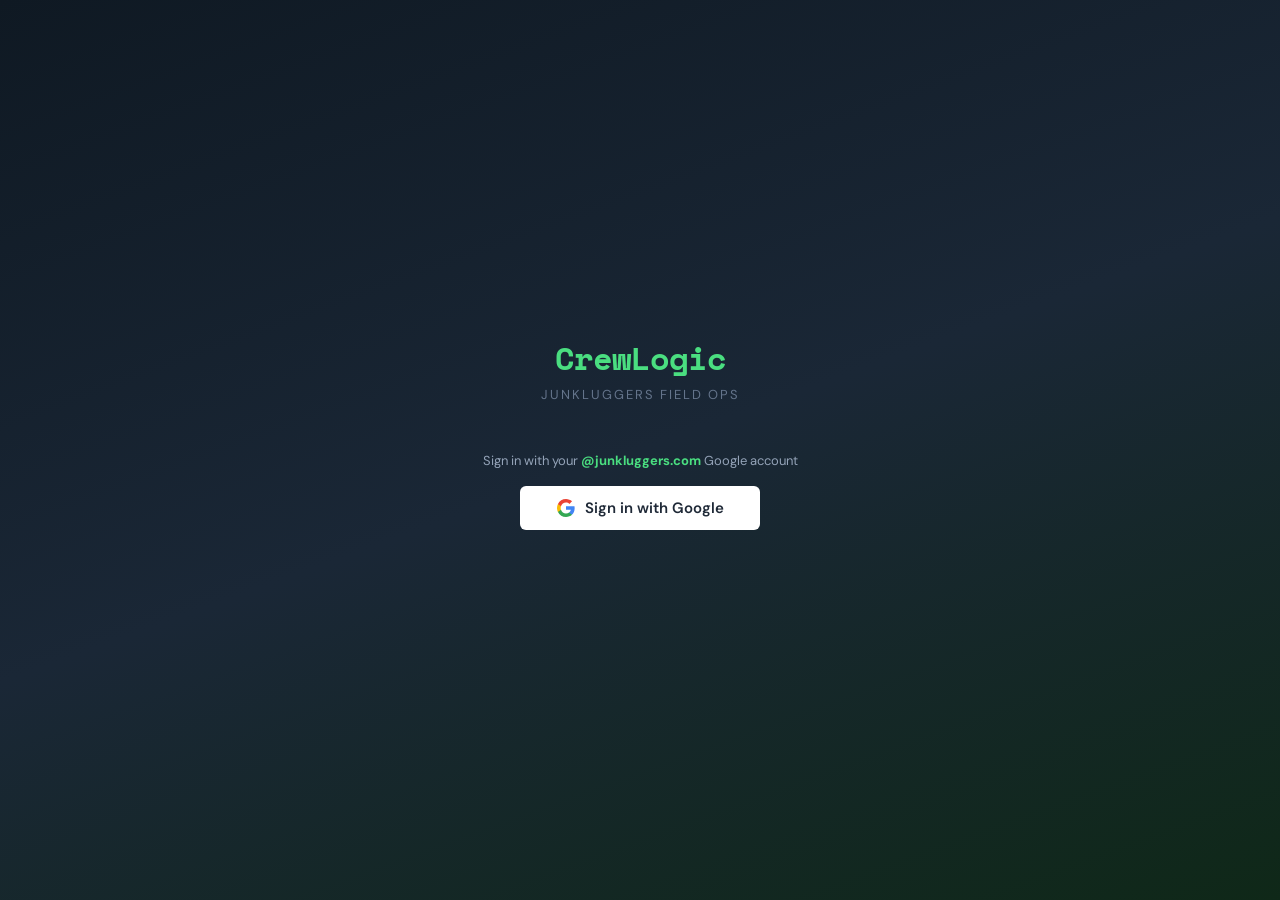
<file: crewlogic (64).html>
<!DOCTYPE html>
<html lang="en">
<head>
  <meta charset="UTF-8">
  <meta name="viewport" content="width=device-width, initial-scale=1.0, user-scalable=no">
  <meta name="mobile-web-app-capable" content="yes">
  <meta name="apple-mobile-web-app-status-bar-style" content="black-translucent">
  <meta name="theme-color" content="#1a1a2e">
  <title>CrewLogic</title>
  <link rel="manifest" href="data:application/json,{}">
  <link href="https://fonts.googleapis.com/css2?family=DM+Sans:wght@400;500;600;700&family=Space+Mono:wght@400;700&display=swap" rel="stylesheet">
  <script>
    // Initialize on DOM ready — no GIS library needed
    window.addEventListener('DOMContentLoaded', function() {
      initAuth();
    });

    function triggerGoogleSignIn() {
      const btn = document.getElementById('googleSignInBtn');
      const statusEl = document.getElementById('loginStatus');
      if (btn) { btn.style.opacity = '0.6'; btn.style.pointerEvents = 'none'; }
      if (statusEl) { statusEl.textContent = 'Redirecting to Google...'; statusEl.style.color = '#94a3b8'; }
      const GOOGLE_CLIENT_ID = '619520043744-fo8rl63g45ngtgvf8bfq8vglvaej5iib.apps.googleusercontent.com';
      const OAUTH_REDIRECT = 'https://junkluggers.app.n8n.cloud/webhook/crewlogic-oauth-callback';
    const APP_URL = 'https://ctdennis.github.io/crewlogic/';
      const APP_URL = 'https://ctdennis.github.io/crewlogic/';
      const params = new URLSearchParams({
        client_id: GOOGLE_CLIENT_ID,
        redirect_uri: OAUTH_REDIRECT,
        response_type: 'code',
        scope: 'openid email profile',
        hd: 'junkluggers.com',
        access_type: 'online',
        prompt: 'select_account'
      });
      window.location.href = 'https://accounts.google.com/o/oauth2/v2/auth?' + params.toString();
    }
  </script>
  <style>
    :root {
      --bg-primary: #0f1923;
      --bg-secondary: #1a2736;
      --bg-card: #1e2f40;
      --bg-input: #253545;
      --accent-green: #4ade80;
      --accent-green-dim: #22c55e;
      --accent-orange: #fb923c;
      --accent-blue: #60a5fa;
      --accent-red: #f87171;
      --accent-yellow: #fbbf24;
      --text-primary: #f1f5f9;
      --text-secondary: #94a3b8;
      --text-muted: #64748b;
      --border: #2d4050;
      --radius: 12px;
      --radius-sm: 8px;
      --shadow: 0 4px 24px rgba(0,0,0,0.3);
    }

    * { margin: 0; padding: 0; box-sizing: border-box; }

    body {
      font-family: 'DM Sans', sans-serif;
      background: var(--bg-primary);
      color: var(--text-primary);
      min-height: 100vh;
      min-height: 100dvh;
      overflow-x: hidden;
      -webkit-font-smoothing: antialiased;
    }

    /* ===== LOGIN SCREEN ===== */
    .login-screen {
      display: flex;
      flex-direction: column;
      align-items: center;
      justify-content: center;
      min-height: 100vh;
      min-height: 100dvh;
      padding: 24px;
      background: linear-gradient(160deg, #0f1923 0%, #1a2736 50%, #0f2818 100%);
    }

    .login-logo {
      font-family: 'Space Mono', monospace;
      font-size: 32px;
      font-weight: 700;
      color: var(--accent-green);
      letter-spacing: -1px;
      margin-bottom: 4px;
    }

    .login-subtitle {
      font-size: 13px;
      color: var(--text-muted);
      margin-bottom: 48px;
      letter-spacing: 2px;
      text-transform: uppercase;
    }

    .login-google-wrap {
      display: flex;
      flex-direction: column;
      align-items: center;
      gap: 16px;
      width: 100%;
      max-width: 340px;
    }

    .login-instruction {
      font-size: 13px;
      color: var(--text-secondary);
      text-align: center;
      line-height: 1.5;
    }

    .login-instruction strong {
      color: var(--accent-green);
    }

    /* Google Sign-In button container */
    #googleSignInDiv {
      display: flex;
      justify-content: center;
      min-height: 44px;
    }

    .login-status {
      font-size: 13px;
      color: var(--text-muted);
      text-align: center;
      min-height: 20px;
    }

    .login-status.error { color: var(--accent-red); }
    .login-status.loading { color: var(--accent-yellow); }

    .login-divider {
      width: 100%;
      display: flex;
      align-items: center;
      gap: 12px;
      color: var(--text-muted);
      font-size: 12px;
    }
    .login-divider::before, .login-divider::after {
      content: '';
      flex: 1;
      height: 1px;
      background: var(--border);
    }

    .login-spinner {
      width: 20px; height: 20px;
      border: 2px solid var(--border);
      border-top-color: var(--accent-green);
      border-radius: 50%;
      animation: spin 0.7s linear infinite;
      display: none;
    }
    .login-spinner.visible { display: block; }

    /* ===== APP SHELL ===== */
    .app-shell { display: none; min-height: 100vh; min-height: 100dvh; }
    .app-shell.active { display: flex; flex-direction: column; }

    /* Header */
    .app-header {
      display: flex;
      align-items: center;
      justify-content: space-between;
      padding: 16px 20px;
      background: var(--bg-secondary);
      border-bottom: 1px solid var(--border);
      position: sticky;
      top: 0;
      z-index: 100;
    }

    .header-left {
      display: flex;
      align-items: center;
      gap: 12px;
    }

    .header-back {
      display: none;
      background: none;
      border: none;
      color: var(--accent-green);
      font-size: 20px;
      cursor: pointer;
      padding: 4px;
    }

    .header-back.visible { display: block; }

    .header-title {
      font-family: 'Space Mono', monospace;
      font-size: 18px;
      font-weight: 700;
      color: var(--accent-green);
    }

    .header-user {
      font-size: 12px;
      color: var(--text-muted);
      cursor: pointer;
    }

    /* Main Content */
    .app-content {
      flex: 1;
      padding: 20px;
      padding-bottom: 100px;
      overflow-y: auto;
    }

    /* ===== HOME SCREEN ===== */
    .home-greeting {
      font-size: 22px;
      font-weight: 700;
      margin-bottom: 4px;
    }

    .home-date {
      font-size: 13px;
      color: var(--text-muted);
      margin-bottom: 28px;
    }

    .module-grid {
      display: grid;
      grid-template-columns: 1fr 1fr;
      gap: 14px;
    }

    .module-card {
      background: var(--bg-card);
      border: 1px solid var(--border);
      border-radius: var(--radius);
      padding: 20px 16px;
      cursor: pointer;
      transition: all 0.2s;
      display: flex;
      flex-direction: column;
      align-items: center;
      text-align: center;
      gap: 10px;
    }

    .module-card:active {
      transform: scale(0.97);
      border-color: var(--accent-green);
    }

    .module-icon { font-size: 32px; line-height: 1; }
    .module-name { font-size: 14px; font-weight: 600; color: var(--text-primary); }
    .module-desc { font-size: 11px; color: var(--text-muted); line-height: 1.4; }

    .module-card.needs-setup { border-color: rgba(251, 191, 36, 0.3); }
    .module-card.needs-setup .module-name { color: var(--accent-yellow); }

    .setup-badge {
      font-size: 9px;
      text-transform: uppercase;
      letter-spacing: 1px;
      color: var(--accent-yellow);
      background: rgba(251, 191, 36, 0.15);
      padding: 2px 8px;
      border-radius: 4px;
    }

    /* ===== SHARED FORM STYLES ===== */
    .estimator-section { display: none; }
    .estimator-section.active { display: block; }

    .section-title { font-size: 18px; font-weight: 700; margin-bottom: 4px; }
    .section-desc { font-size: 13px; color: var(--text-muted); margin-bottom: 24px; }

    .form-group { margin-bottom: 18px; }

    .form-label {
      display: flex;
      align-items: center;
      gap: 6px;
      font-size: 13px;
      font-weight: 600;
      color: var(--text-secondary);
      margin-bottom: 6px;
    }

    .form-label .label-key {
      font-family: 'Space Mono', monospace;
      font-size: 11px;
      background: var(--accent-green);
      color: var(--bg-primary);
      padding: 1px 6px;
      border-radius: 4px;
      font-weight: 700;
    }

    .form-input {
      width: 100%;
      padding: 12px 14px;
      background: var(--bg-input);
      border: 1px solid var(--border);
      border-radius: var(--radius-sm);
      color: var(--text-primary);
      font-family: 'DM Sans', sans-serif;
      font-size: 16px;
      outline: none;
      transition: border-color 0.2s;
    }

    .form-input:focus { border-color: var(--accent-green); }
    .form-input::placeholder { color: var(--text-muted); }

    .form-row { display: grid; grid-template-columns: 1fr 1fr; gap: 12px; }

    #routeJobSelect { font-size: 13px; }

    .form-select {
      width: 100%;
      padding: 12px 14px;
      background: var(--bg-input);
      border: 1px solid var(--border);
      border-radius: var(--radius-sm);
      color: var(--text-primary);
      font-family: 'DM Sans', sans-serif;
      font-size: 16px;
      outline: none;
      appearance: none;
      background-image: url("data:image/svg+xml,%3Csvg xmlns='http://www.w3.org/2000/svg' width='12' height='12' fill='%2394a3b8' viewBox='0 0 16 16'%3E%3Cpath d='M8 11L3 6h10z'/%3E%3C/svg%3E");
      background-repeat: no-repeat;
      background-position: right 14px center;
    }

    .form-hint { font-size: 11px; color: var(--text-muted); margin-top: 4px; }
    .form-divider { border: none; border-top: 1px solid var(--border); margin: 24px 0; }
    .form-section-label {
      font-size: 11px; font-weight: 700; text-transform: uppercase;
      letter-spacing: 1.5px; color: var(--text-muted); margin-bottom: 16px;
    }

    /* Slider */
    .slider-container { display: flex; align-items: center; gap: 12px; }
    .slider-container input[type="range"] {
      flex: 1; -webkit-appearance: none; appearance: none;
      height: 6px; background: var(--bg-input); border-radius: 3px; outline: none;
    }
    .slider-container input[type="range"]::-webkit-slider-thumb {
      -webkit-appearance: none; appearance: none; width: 24px; height: 24px;
      border-radius: 50%; background: var(--accent-green); cursor: pointer;
    }
    .slider-value {
      font-family: 'Space Mono', monospace; font-size: 16px; font-weight: 700;
      color: var(--accent-green); min-width: 48px; text-align: right;
    }

    /* Buttons */
    .calc-btn {
      width: 100%; padding: 16px; background: var(--accent-green); color: var(--bg-primary);
      border: none; border-radius: var(--radius); font-family: 'DM Sans', sans-serif;
      font-size: 16px; font-weight: 700; cursor: pointer; transition: all 0.2s;
      margin-top: 8px; display: flex; align-items: center; justify-content: center; gap: 8px;
    }
    .calc-btn:active { transform: scale(0.98); }
    .calc-btn:disabled { opacity: 0.5; cursor: not-allowed; }
    .calc-btn.loading { pointer-events: none; }

    .spinner {
      width: 18px; height: 18px; border: 2px solid transparent;
      border-top-color: var(--bg-primary); border-radius: 50%;
      animation: spin 0.6s linear infinite; display: none;
    }
    .calc-btn.loading .spinner { display: block; }
    .calc-btn.loading .btn-text { display: none; }

    @keyframes spin { to { transform: rotate(360deg); } }

    .new-estimate-btn {
      width: 100%; padding: 14px; background: var(--bg-card);
      color: var(--accent-green); border: 1px solid var(--accent-green);
      border-radius: var(--radius); font-family: 'DM Sans', sans-serif;
      font-size: 15px; font-weight: 600; cursor: pointer; margin-top: 16px; transition: all 0.2s;
    }
    .new-estimate-btn:active { transform: scale(0.98); background: var(--bg-input); }

    /* ===== RESULTS ===== */
    .results-section { display: none; }
    .results-section.active { display: block; }

    .results-header { display: flex; align-items: center; justify-content: space-between; margin-bottom: 20px; }

    .results-card {
      background: var(--bg-card); border: 1px solid var(--border);
      border-radius: var(--radius); padding: 16px; margin-bottom: 14px;
    }

    .results-card-title {
      font-size: 11px; font-weight: 700; text-transform: uppercase;
      letter-spacing: 1.5px; color: var(--text-muted); margin-bottom: 12px;
    }

    .result-row {
      display: flex; justify-content: space-between; align-items: center; padding: 6px 0;
    }
    .result-row + .result-row { border-top: 1px solid rgba(255,255,255,0.05); }
    .result-label { font-size: 13px; color: var(--text-secondary); }
    .result-value { font-family: 'Space Mono', monospace; font-size: 14px; font-weight: 700; color: var(--text-primary); }
    .result-row.highlight .result-label { color: var(--accent-green); font-weight: 600; }
    .result-row.highlight .result-value { color: var(--accent-green); font-size: 16px; }
    .result-row.grand .result-label { color: var(--accent-orange); font-weight: 700; font-size: 14px; }
    .result-row.grand .result-value { color: var(--accent-orange); font-size: 18px; }

    .results-note {
      font-size: 11px; color: var(--text-muted); font-style: italic;
      margin-top: 16px; line-height: 1.5;
    }

    /* ===== PRICE LOOKUP ===== */
    .price-lookup-section { display: none; }
    .price-lookup-section.active { display: block; }

    .zip-lookup-row { display: flex; gap: 10px; margin-bottom: 20px; }
    .zip-lookup-row .form-input {
      width: 140px; font-family: 'Space Mono', monospace; font-size: 18px;
      letter-spacing: 0.08em; text-align: center; flex-shrink: 0;
    }
    .zip-lookup-btn {
      flex: 1; padding: 12px; background: var(--accent-green); color: var(--bg-primary);
      border: none; border-radius: var(--radius-sm); font-family: 'DM Sans', sans-serif;
      font-size: 15px; font-weight: 700; cursor: pointer; transition: all 0.2s;
      display: flex; align-items: center; justify-content: center; gap: 8px;
    }
    .zip-lookup-btn:active { transform: scale(0.98); }
    .zip-lookup-btn:disabled { opacity: 0.5; cursor: not-allowed; }
    .zip-lookup-btn.loading { pointer-events: none; }
    .zip-lookup-btn.loading .btn-text { display: none; }
    .zip-lookup-btn.loading .spinner { display: block; }
    .zip-lookup-btn .spinner { border-top-color: var(--bg-primary); }

    .zone-banner {
      background: var(--bg-card); border: 1px solid var(--accent-green);
      border-radius: var(--radius); padding: 14px 16px; margin-bottom: 16px;
      display: flex; align-items: center; gap: 16px;
    }
    .zone-meta-label { font-size: 10px; color: var(--accent-green); text-transform: uppercase; letter-spacing: 1.5px; margin-bottom: 3px; font-weight: 700; }
    .zone-meta-value { font-size: 15px; font-weight: 700; color: var(--text-primary); }
    .zone-meta-sub { font-size: 12px; color: var(--accent-green); font-family: 'Space Mono', monospace; opacity: 0.7; }
    .zone-divider { width: 1px; height: 40px; background: var(--border); flex-shrink: 0; }

    .price-block-section { margin-bottom: 4px; }
    .price-block-header {
      display: flex; align-items: center; justify-content: space-between;
      padding: 12px 16px; background: var(--bg-card); border: 1px solid var(--border);
      border-radius: var(--radius-sm); cursor: pointer; transition: border-color 0.2s;
      margin-bottom: 4px;
    }
    .price-block-header:active { border-color: var(--accent-green); }
    .price-block-header-name { font-size: 14px; font-weight: 700; color: var(--accent-green); }
    .price-block-chevron { font-size: 11px; color: var(--text-muted); transition: transform 0.2s; }
    .price-block-chevron.open { transform: rotate(180deg); }
    .price-block-body { overflow: hidden; }

    .volume-grid {
      display: grid; grid-template-columns: repeat(3, 1fr); gap: 8px;
      padding: 4px 0 12px 0;
    }
    .volume-cell {
      background: var(--bg-card); border: 1px solid var(--border);
      border-radius: var(--radius-sm); padding: 12px 8px; text-align: center;
    }
    .volume-cell-size { font-size: 11px; color: var(--accent-green); margin-bottom: 4px; font-weight: 600; letter-spacing: 0.5px; }
    .volume-cell-price {
      font-family: 'Space Mono', monospace; font-size: 16px;
      font-weight: 700; color: var(--accent-green);
    }

    .price-items-list {
      border: 1px solid var(--border); border-radius: var(--radius-sm);
      overflow: hidden; margin-bottom: 12px;
    }
    .price-item-row {
      display: flex; align-items: center; justify-content: space-between;
      padding: 9px 14px; border-bottom: 1px solid rgba(255,255,255,0.05);
    }
    .price-item-row:last-child { border-bottom: none; }
    .price-item-row:nth-child(even) { background: rgba(255,255,255,0.02); }
    .price-item-name { font-size: 13px; color: var(--text-primary); flex: 1; }
    .price-item-price {
      font-family: 'Space Mono', monospace; font-size: 13px;
      font-weight: 700; color: var(--text-primary); white-space: nowrap;
    }
    .price-item-unit { font-size: 11px; color: var(--text-muted); margin-left: 3px; }

    .price-error {
      background: rgba(248, 113, 113, 0.1); border: 1px solid rgba(248, 113, 113, 0.3);
      border-radius: var(--radius-sm); padding: 12px 14px;
      font-size: 13px; color: var(--accent-red); margin-bottom: 16px;
    }

    .price-loading {
      text-align: center; padding: 32px 20px; color: var(--text-muted); font-size: 14px;
    }
    .spinner-inline {
      width: 16px; height: 16px; border: 2px solid transparent;
      border-top-color: var(--accent-green); border-radius: 50%;
      animation: spin 0.6s linear infinite; display: inline-block;
      vertical-align: middle; margin-right: 8px;
    }

    /* ===== SETTINGS ===== */
    .settings-section { display: none; }
    .settings-section.active { display: block; }

    .user-card {
      background: var(--bg-card); border: 1px solid var(--border);
      border-radius: var(--radius); padding: 16px; margin-bottom: 20px;
      display: flex; align-items: center; gap: 14px;
    }
    .user-avatar {
      width: 48px; height: 48px; border-radius: 50%;
      background: rgba(74, 222, 128, 0.2); border: 1px solid var(--accent-green);
      display: flex; align-items: center; justify-content: center;
      font-family: 'Space Mono', monospace; font-size: 16px;
      font-weight: 700; color: var(--accent-green); flex-shrink: 0;
    }
    .user-card-info { flex: 1; min-width: 0; }
    .user-card-name { font-size: 15px; font-weight: 600; color: var(--text-primary); margin-bottom: 2px; }
    .user-card-email { font-size: 12px; color: var(--text-muted); white-space: nowrap; overflow: hidden; text-overflow: ellipsis; }
    .user-card-franchise { font-size: 11px; color: var(--accent-green); font-family: 'Space Mono', monospace; margin-top: 4px; }

    .settings-card {
      background: var(--bg-card); border: 1px solid var(--border);
      border-radius: var(--radius); padding: 16px; margin-bottom: 14px;
    }
    .settings-card-title {
      font-size: 11px; font-weight: 700; text-transform: uppercase;
      letter-spacing: 1.5px; color: var(--text-muted); margin-bottom: 14px;
    }

    .config-status {
      display: inline-flex; align-items: center; gap: 6px;
      padding: 4px 10px; border-radius: 20px; font-size: 12px; font-weight: 600;
      margin-bottom: 16px;
    }
    .config-status.ok { background: rgba(74, 222, 128, 0.15); color: var(--accent-green); }
    .config-status.missing { background: rgba(251, 191, 36, 0.15); color: var(--accent-yellow); }
    .config-status-dot { width: 6px; height: 6px; border-radius: 50%; background: currentColor; }

    .settings-input-group { margin-bottom: 14px; }
    .settings-input-label { font-size: 12px; font-weight: 600; color: var(--text-secondary); margin-bottom: 6px; display: block; }

    .settings-save-btn {
      width: 100%; padding: 13px; background: var(--accent-green); color: var(--bg-primary);
      border: none; border-radius: var(--radius-sm); font-family: 'DM Sans', sans-serif;
      font-size: 15px; font-weight: 700; cursor: pointer; transition: all 0.2s;
      display: flex; align-items: center; justify-content: center; gap: 8px;
    }
    .settings-save-btn:active { transform: scale(0.98); }
    .settings-save-btn:disabled { opacity: 0.5; }
    .settings-save-btn.loading { pointer-events: none; }
    .settings-save-btn.loading .btn-text { display: none; }
    .settings-save-btn.loading .spinner { display: block; }
    .settings-save-btn .spinner { border-top-color: var(--bg-primary); }

    .settings-feedback {
      font-size: 13px; text-align: center; margin-top: 10px; min-height: 20px;
    }
    .settings-feedback.ok { color: var(--accent-green); }
    .settings-feedback.error { color: var(--accent-red); }

    .logout-btn {
      width: 100%; padding: 13px; background: none;
      color: var(--accent-red); border: 1px solid rgba(248, 113, 113, 0.3);
      border-radius: var(--radius-sm); font-family: 'DM Sans', sans-serif;
      font-size: 15px; font-weight: 600; cursor: pointer; transition: all 0.2s; margin-top: 8px;
    }
    .logout-btn:active { background: rgba(248, 113, 113, 0.1); }

    /* ===== ROUTE OPTIMIZER ===== */
    .router-section { display: none; }
    .router-section.active { display: block; }

    .truck-selector { display: grid; grid-template-columns: 1fr 1fr 1fr; gap: 10px; margin-bottom: 20px; }

    .truck-btn {
      background: var(--bg-card); border: 2px solid var(--border);
      border-radius: var(--radius); padding: 14px 8px; cursor: pointer;
      text-align: center; transition: all 0.2s;
    }
    .truck-btn.selected { border-color: var(--accent-green); background: rgba(74, 222, 128, 0.1); }
    .truck-btn:active { transform: scale(0.97); }
    .truck-btn-name { font-size: 14px; font-weight: 700; color: var(--text-primary); margin-bottom: 2px; }
    .truck-btn.selected .truck-btn-name { color: var(--accent-green); }
    .truck-btn-dist { font-size: 11px; color: var(--text-muted); font-family: 'Space Mono', monospace; }
    .truck-btn-suggested { font-size: 9px; color: var(--accent-green); text-transform: uppercase; letter-spacing: 1px; margin-top: 4px; display: none; }
    .truck-btn.suggested .truck-btn-suggested { display: block; }

    .truck-loading {
      text-align: center; padding: 20px; color: var(--text-muted); font-size: 13px;
    }

    .material-grid { display: grid; grid-template-columns: 1fr 1fr; gap: 10px; margin-bottom: 16px; }

    .material-toggle {
      background: var(--bg-card); border: 1px solid var(--border);
      border-radius: var(--radius-sm); padding: 12px; cursor: pointer;
      transition: all 0.2s; display: flex; align-items: center; gap: 8px;
    }
    .material-toggle.active { border-color: var(--accent-blue); background: rgba(96, 165, 250, 0.1); }
    .material-toggle:active { transform: scale(0.97); }
    .material-toggle-icon { font-size: 18px; }
    .material-toggle-label { font-size: 13px; font-weight: 500; color: var(--text-secondary); }
    .material-toggle.active .material-toggle-label { color: var(--accent-blue); }

    .material-detail { display: none; margin-bottom: 12px; padding: 12px; background: var(--bg-card); border: 1px solid var(--border); border-radius: var(--radius-sm); }
    .material-detail.visible { display: block; }
    .material-detail-label { font-size: 12px; color: var(--text-muted); margin-bottom: 6px; }

    .volume-selector { display: grid; grid-template-columns: 1fr 1fr 1fr 1fr; gap: 6px; }
    .volume-btn {
      padding: 8px 4px; background: var(--bg-input); border: 1px solid var(--border);
      border-radius: 6px; color: var(--text-secondary); font-size: 11px; font-weight: 600;
      text-align: center; cursor: pointer; transition: all 0.15s;
    }
    .volume-btn.selected { border-color: var(--accent-blue); background: rgba(96, 165, 250, 0.15); color: var(--accent-blue); }
    .volume-btn:active { transform: scale(0.95); }

    .count-stepper { display: flex; align-items: center; gap: 12px; }
    .stepper-btn {
      width: 36px; height: 36px; border-radius: 50%; background: var(--bg-input);
      border: 1px solid var(--border); color: var(--text-primary); font-size: 18px;
      font-weight: 700; cursor: pointer; display: flex; align-items: center;
      justify-content: center; transition: all 0.15s;
    }
    .stepper-btn:active { transform: scale(0.9); background: var(--accent-blue); color: var(--bg-primary); }
    .stepper-value { font-family: 'Space Mono', monospace; font-size: 18px; font-weight: 700; min-width: 30px; text-align: center; }

    .route-result-section { display: none; }
    .route-result-section.active { display: block; }

    .route-result-card {
      background: var(--bg-card); border: 1px solid var(--accent-green);
      border-radius: var(--radius); padding: 16px; margin-bottom: 14px;
    }
    .route-result-title {
      font-size: 11px; font-weight: 700; text-transform: uppercase;
      letter-spacing: 1.5px; color: var(--accent-green); margin-bottom: 12px;
    }

    /* ===== ESTIMATES ===== */
    .estimates-section { display: none; }
    .estimates-section.active { display: block; }

    .estimate-list-header { display: flex; align-items: center; justify-content: space-between; margin-bottom: 16px; }
    .new-estimate-fab {
      padding: 10px 18px; background: var(--accent-green); color: var(--bg-primary);
      border: none; border-radius: var(--radius-sm); font-family: 'DM Sans', sans-serif;
      font-size: 14px; font-weight: 700; cursor: pointer; transition: all 0.2s;
    }
    .new-estimate-fab:active { transform: scale(0.97); }

    .estimate-card {
      background: var(--bg-card); border: 1px solid var(--border);
      border-radius: var(--radius); padding: 14px 16px; margin-bottom: 10px;
      cursor: pointer; transition: all 0.2s; position: relative;
    }
    .estimate-card:active { border-color: var(--accent-green); transform: scale(0.99); }
    .estimate-card-top { display: flex; align-items: flex-start; justify-content: space-between; margin-bottom: 6px; }
    .estimate-card-label { font-size: 15px; font-weight: 600; color: var(--text-primary); flex: 1; margin-right: 8px; }
    .estimate-status-badge {
      font-size: 10px; font-weight: 700; text-transform: uppercase; letter-spacing: 1px;
      padding: 3px 8px; border-radius: 4px; white-space: nowrap;
    }
    .estimate-status-badge.draft { background: rgba(251,191,36,0.15); color: var(--accent-yellow); }
    .estimate-status-badge.pending { background: rgba(96,165,250,0.15); color: var(--accent-blue); }
    .estimate-status-badge.submitted { background: rgba(74,222,128,0.15); color: var(--accent-green); }
    .estimate-card-meta { font-size: 12px; color: var(--text-muted); margin-bottom: 8px; }
    .estimate-card-totals { display: flex; gap: 16px; margin-bottom: 10px; }
    .estimate-card-total-item { font-size: 12px; color: var(--text-secondary); }
    .estimate-card-total-item strong { color: var(--accent-green); font-family: 'Space Mono', monospace; }
    .estimate-card-actions { display: flex; gap: 8px; border-top: 1px solid var(--border); padding-top: 10px; }
    .est-action-btn {
      flex: 1; padding: 7px; background: var(--bg-input); border: 1px solid var(--border);
      border-radius: var(--radius-sm); color: var(--text-secondary); font-size: 12px;
      font-weight: 600; cursor: pointer; text-align: center; transition: all 0.15s;
    }
    .est-action-btn:active { background: var(--bg-card); color: var(--text-primary); }
    .est-action-btn.danger:active { background: rgba(248,113,113,0.1); color: var(--accent-red); border-color: var(--accent-red); }

    .estimates-empty { text-align: center; padding: 48px 20px; color: var(--text-muted); font-size: 14px; }

    /* Estimate Editor */
    .estimate-editor-section { display: none; }
    .estimate-editor-section.active { display: block; }

    .est-label-input {
      width: 100%; padding: 10px 0; background: none; border: none;
      border-bottom: 1px solid var(--border); color: var(--text-primary);
      font-family: 'DM Sans', sans-serif; font-size: 18px; font-weight: 700;
      outline: none; margin-bottom: 20px;
    }
    .est-label-input:focus { border-bottom-color: var(--accent-green); }
    .est-label-input::placeholder { color: var(--text-muted); }

    .est-section-header {
      display: flex; align-items: center; justify-content: space-between;
      margin-bottom: 12px; margin-top: 20px;
    }
    .est-section-title { font-size: 11px; font-weight: 700; text-transform: uppercase; letter-spacing: 1.5px; color: var(--text-muted); }
    .est-add-btn {
      padding: 5px 12px; background: none; border: 1px solid var(--accent-green);
      border-radius: var(--radius-sm); color: var(--accent-green); font-size: 12px;
      font-weight: 600; cursor: pointer;
    }

    .room-row {
      background: var(--bg-card); border: 1px solid var(--border);
      border-radius: var(--radius-sm); padding: 12px; margin-bottom: 8px;
    }
    .room-row-top { display: flex; gap: 8px; margin-bottom: 8px; align-items: center; }
    .room-row-bottom { display: flex; gap: 8px; align-items: center; }
    .room-row input, .room-row select { font-size: 13px; }
    .room-delete-btn {
      width: 28px; height: 28px; border-radius: 50%; background: none;
      border: 1px solid var(--border); color: var(--text-muted); font-size: 16px;
      cursor: pointer; display: flex; align-items: center; justify-content: center;
      flex-shrink: 0; transition: all 0.15s;
    }
    .room-delete-btn:active { background: rgba(248,113,113,0.1); color: var(--accent-red); border-color: var(--accent-red); }

    .charge-row {
      background: var(--bg-card); border: 1px solid var(--border);
      border-radius: var(--radius-sm); padding: 12px; margin-bottom: 8px;
    }
    .charge-row-top { display: flex; gap: 8px; align-items: center; margin-bottom: 8px; }
    .charge-row-bottom { display: flex; gap: 8px; align-items: center; }
    .charge-row input, .charge-row select { font-size: 13px; }
    .charge-price-input { width: 90px; }
    .charge-qty-input { width: 70px; }
    .charge-line-total {
      font-family: 'Space Mono', monospace; font-size: 13px; font-weight: 700;
      color: var(--accent-green); min-width: 70px; text-align: right;
    }
    .charge-line-total.negative { color: var(--accent-red); }

    .est-total-bar {
      position: sticky; bottom: 0; background: var(--bg-secondary);
      border-top: 1px solid var(--border); padding: 14px 0; margin-top: 20px;
      display: flex; align-items: center; justify-content: space-between;
    }
    .est-total-label { font-size: 13px; color: var(--text-secondary); }
    .est-total-amount { font-family: 'Space Mono', monospace; font-size: 22px; font-weight: 700; color: var(--accent-green); }

    .est-submit-btn {
      width: 100%; padding: 16px; background: var(--accent-blue); color: #fff;
      border: none; border-radius: var(--radius); font-family: 'DM Sans', sans-serif;
      font-size: 16px; font-weight: 700; cursor: pointer; margin-top: 8px;
      display: flex; align-items: center; justify-content: center; gap: 8px; transition: all 0.2s;
    }
    .est-submit-btn:active { transform: scale(0.98); }
    .est-submit-btn:disabled { opacity: 0.5; }
    .est-submit-btn.loading { pointer-events: none; }
    .est-submit-btn.loading .btn-text { display: none; }
    .est-submit-btn.loading .spinner { display: block; border-top-color: #fff; }

    .vol-fraction-grid { display: grid; grid-template-columns: repeat(5, 1fr); gap: 6px; margin-bottom: 8px; }
    .vol-fraction-btn {
      padding: 8px 4px; background: var(--bg-input); border: 1px solid var(--border);
      border-radius: 6px; color: var(--text-secondary); font-size: 11px; font-weight: 600;
      text-align: center; cursor: pointer; transition: all 0.15s;
    }
    .vol-fraction-btn.selected { border-color: var(--accent-green); background: rgba(74,222,128,0.1); color: var(--accent-green); }

    .zip-status { font-size: 12px; margin-top: 4px; min-height: 16px; }

    .est-step-card {
      background: var(--bg-card); border: 1px solid var(--accent-green);
      border-radius: var(--radius); padding: 16px; margin-bottom: 4px;
    }
    .est-step-label {
      font-size: 11px; font-weight: 700; text-transform: uppercase;
      letter-spacing: 1.5px; color: var(--accent-green);
    }

    /* Volume charge options modal */
    .vol-option-btn {
      width: 100%; padding: 14px 16px; background: var(--bg-input);
      border: 1px solid var(--border); border-radius: var(--radius-sm);
      color: var(--text-primary); font-family: 'DM Sans', sans-serif;
      font-size: 14px; font-weight: 600; cursor: pointer; margin-bottom: 10px;
      text-align: left; transition: all 0.15s;
    }
    .vol-option-btn:active { border-color: var(--accent-green); background: rgba(74,222,128,0.08); }
    .vol-option-sub { font-size: 12px; color: var(--text-muted); font-weight: 400; margin-top: 2px; }
    .zip-status.ok { color: var(--accent-green); }
    .zip-status.error { color: var(--accent-red); }
    .zip-status.loading { color: var(--accent-yellow); }

    /* ===== ANIMATIONS ===== */
    @keyframes fadeIn {
      from { opacity: 0; transform: translateY(12px); }
      to { opacity: 1; transform: translateY(0); }
    }
    .fade-in { animation: fadeIn 0.3s ease-out forwards; }
    .fade-in-delay-1 { animation-delay: 0.05s; opacity: 0; }
    .fade-in-delay-2 { animation-delay: 0.1s; opacity: 0; }
    .fade-in-delay-3 { animation-delay: 0.15s; opacity: 0; }
    .fade-in-delay-4 { animation-delay: 0.2s; opacity: 0; }
    .fade-in-delay-5 { animation-delay: 0.25s; opacity: 0; }

    @media (min-width: 480px) {
      .app-content { max-width: 480px; margin: 0 auto; }
    }
  </style>
</head>
<body>

  <!-- ===== LOGIN SCREEN ===== -->
  <div class="login-screen" id="loginScreen">
    <div class="login-logo">CrewLogic</div>
    <div class="login-subtitle">Junkluggers Field Ops</div>
    <div class="login-google-wrap">
      <div class="login-instruction">
        Sign in with your <strong>@junkluggers.com</strong> Google account
      </div>

      <button id="googleSignInBtn" onclick="triggerGoogleSignIn()" style="
        padding:12px 20px; background:#fff; color:#1f2937;
        border:none; border-radius:6px; font-family:'DM Sans',sans-serif;
        font-size:15px; font-weight:600; cursor:pointer; min-width:240px;
        display:flex; align-items:center; justify-content:center; gap:10px;
        transition: opacity 0.2s;">
        <svg width="18" height="18" viewBox="0 0 18 18" style="flex-shrink:0" xmlns="http://www.w3.org/2000/svg">
          <path fill="#4285F4" d="M17.64 9.2c0-.637-.057-1.251-.164-1.84H9v3.481h4.844c-.209 1.125-.843 2.078-1.796 2.717v2.258h2.908c1.702-1.567 2.684-3.875 2.684-6.615z"/>
          <path fill="#34A853" d="M9 18c2.43 0 4.467-.806 5.956-2.18l-2.908-2.259c-.806.54-1.837.86-3.048.86-2.344 0-4.328-1.584-5.036-3.711H.957v2.332A8.997 8.997 0 0 0 9 18z"/>
          <path fill="#FBBC05" d="M3.964 10.71A5.41 5.41 0 0 1 3.682 9c0-.593.102-1.17.282-1.71V4.958H.957A8.996 8.996 0 0 0 0 9c0 1.452.348 2.827.957 4.042l3.007-2.332z"/>
          <path fill="#EA4335" d="M9 3.58c1.321 0 2.508.454 3.44 1.345l2.582-2.58C13.463.891 11.426 0 9 0A8.997 8.997 0 0 0 .957 4.958L3.964 7.29C4.672 5.163 6.656 3.58 9 3.58z"/>
        </svg>
        Sign in with Google
      </button>

      <div id="loginSpinner" style="display:none;width:20px;height:20px;border:2px solid #2d4050;border-top-color:#4ade80;border-radius:50%;animation:spin 0.7s linear infinite;"></div>
      <div id="loginStatus" style="font-size:13px;color:#64748b;text-align:center;min-height:20px;"></div>
    </div>
  </div>

  <!-- ===== APP SHELL ===== -->
  <div class="app-shell" id="appShell">
    <div class="app-header">
      <div class="header-left">
        <button class="header-back" id="backBtn" onclick="goHome()">←</button>
        <div class="header-title" id="headerTitle">CrewLogic</div>
      </div>
      <div class="header-user" id="headerUser" onclick="openModule('settings')">⚙ Settings</div>
    </div>

    <div class="app-content">

      <!-- HOME -->
      <div id="homeScreen">
        <div class="home-greeting fade-in" id="homeGreeting">Hey!</div>
        <div class="home-date fade-in fade-in-delay-1" id="homeDate"></div>

        <div class="module-grid">
          <div class="module-card fade-in fade-in-delay-2" onclick="openModule('router')">
            <div class="module-icon">🚛</div>
            <div class="module-name">Route Optimizer</div>
            <div class="module-desc">Find optimal transfer stations</div>
          </div>

          <div class="module-card fade-in fade-in-delay-2" id="priceLookupCard" onclick="openModule('priceLookup')">
            <div class="module-icon">💲</div>
            <div class="module-name">Price Lookup</div>
            <div class="module-desc">Look up Vonigo pricing by ZIP code</div>
          </div>

          <div class="module-card fade-in fade-in-delay-3" onclick="openModule('estimator')">
            <div class="module-icon">🏚️</div>
            <div class="module-name">Shed Estimator</div>
            <div class="module-desc">Calculate debris volume for shed & barn demolition</div>
          </div>

          <div class="module-card fade-in fade-in-delay-3" onclick="openModule('storage')">
            <div class="module-icon">📦</div>
            <div class="module-name">Storage Unit</div>
            <div class="module-desc">Estimate volume for storage unit cleanouts</div>
          </div>

          <div class="module-card fade-in fade-in-delay-4" onclick="openModule('mattress')">
            <div class="module-icon">🛏️</div>
            <div class="module-name">Mattress Calc</div>
            <div class="module-desc">How many mattresses fit in the truck</div>
          </div>

          <div class="module-card fade-in fade-in-delay-4" onclick="openModule('estimates')">
            <div class="module-icon">📝</div>
            <div class="module-name">Estimates</div>
            <div class="module-desc">Create & manage customer estimates</div>
          </div>

          <div class="module-card fade-in fade-in-delay-5" onclick="openModule('settings')">
            <div class="module-icon">⚙️</div>
            <div class="module-name">Settings</div>
            <div class="module-desc">Account & Vonigo credentials</div>
          </div>
        </div>
      </div>

      <!-- PRICE LOOKUP -->
      <div class="price-lookup-section" id="priceLookupScreen">
        <div class="section-title fade-in">Price Lookup</div>
        <div class="section-desc fade-in fade-in-delay-1">Enter a ZIP code to retrieve Vonigo pricing for that service zone.</div>

        <div class="zip-lookup-row fade-in fade-in-delay-2">
          <input type="text" class="form-input" id="priceZipInput" maxlength="5"
            inputmode="numeric" placeholder="ZIP" />
          <button class="zip-lookup-btn" id="priceLookupBtn" onclick="doZipLookup()">
            <div class="spinner"></div>
            <span class="btn-text">Look up</span>
          </button>
        </div>

        <div id="priceLookupError" style="display:none;" class="price-error"></div>
        <div id="priceLookupResults"></div>
      </div>

      <!-- SETTINGS -->
      <div class="settings-section" id="settingsScreen">
        <div class="section-title fade-in">Settings</div>

        <!-- User card -->
        <div class="user-card fade-in fade-in-delay-1" id="settingsUserCard">
          <div class="user-avatar" id="settingsAvatar">??</div>
          <div class="user-card-info">
            <div class="user-card-name" id="settingsName">—</div>
            <div class="user-card-email" id="settingsEmail">—</div>
            <div class="user-card-franchise" id="settingsFranchise">—</div>
          </div>
        </div>

        <!-- Vonigo credentials -->
        <div class="settings-card fade-in fade-in-delay-2">
          <div class="settings-card-title">Vonigo Integration</div>

          <div id="vonigoStatusBadge" class="config-status missing">
            <span class="config-status-dot"></span>
            <span id="vonigoStatusText">Not configured</span>
          </div>

          <div class="settings-input-group">
            <label class="settings-input-label">Vonigo username</label>
            <input type="text" class="form-input" id="settingsVonigoUser"
              placeholder="First.Last" autocomplete="off" autocapitalize="off">
            <div class="form-hint">Your Vonigo login username (e.g. Charles.Dennis)</div>
          </div>

          <div class="settings-input-group">
            <label class="settings-input-label">Vonigo password</label>
            <input type="password" class="form-input" id="settingsVonigoPass"
              placeholder="••••••••" autocomplete="current-password">
            <div class="form-hint">Sent securely over HTTPS, never stored in the app</div>
          </div>

          <button class="settings-save-btn" id="settingsSaveBtn" onclick="saveVonigoCredentials()">
            <div class="spinner"></div>
            <span class="btn-text">Save credentials</span>
          </button>
          <div class="settings-feedback" id="settingsFeedback"></div>
        </div>

        <!-- Franchise Info -->
        <div class="settings-card fade-in fade-in-delay-3">
          <div class="settings-card-title">Franchise Info</div>
          <div class="settings-input-group">
            <label class="settings-input-label">Office Phone</label>
            <input type="tel" class="form-input" id="settingsPhone" placeholder="(774) 281-2800" autocomplete="off">
          </div>
          <div class="settings-input-group">
            <label class="settings-input-label">Office Address</label>
            <input type="text" class="form-input" id="settingsOfficeAddress" placeholder="PO Box 871" autocomplete="off">
          </div>
          <div class="form-row">
            <div class="settings-input-group">
              <label class="settings-input-label">City</label>
              <input type="text" class="form-input" id="settingsOfficeCity" placeholder="Lakeville" autocomplete="off">
            </div>
            <div class="settings-input-group">
              <label class="settings-input-label">State</label>
              <input type="text" class="form-input" id="settingsOfficeState" placeholder="MA" maxlength="2" style="width:60px" autocomplete="off">
            </div>
            <div class="settings-input-group">
              <label class="settings-input-label">Zip</label>
              <input type="text" class="form-input" id="settingsOfficeZip" placeholder="02347" maxlength="5" inputmode="numeric" autocomplete="off">
            </div>
          </div>
          <div class="settings-input-group">
            <label class="settings-input-label">Website URL</label>
            <input type="url" class="form-input" id="settingsWebsite" placeholder="https://www.junkluggers.com/..." autocomplete="off">
          </div>
          <button class="settings-save-btn" id="franchiseSaveBtn" onclick="saveFranchiseInfo()">
            <div class="spinner"></div>
            <span class="btn-text">Save franchise info</span>
          </button>
          <div class="settings-feedback" id="franchiseFeedback"></div>
        </div>

        <!-- Account -->
        <div class="settings-card fade-in fade-in-delay-4">
          <div class="settings-card-title">Account</div>
          <button class="logout-btn" onclick="handleLogout()">Sign out</button>
        </div>
      </div>

      <!-- ESTIMATES LIST -->
      <div class="estimates-section" id="estimatesScreen">
        <div class="estimate-list-header">
          <div class="section-title">Estimates</div>
          <button class="new-estimate-fab" onclick="newEstimateDoc()">+ New</button>
        </div>
        <div id="estimatesList"></div>
      </div>

      <!-- ESTIMATE EDITOR -->
      <div class="estimate-editor-section" id="estimateEditorScreen">

        <input type="text" class="est-label-input" id="estLabel" placeholder="Estimate label (e.g. Smith - Full House)" oninput="autoSaveDraft()">

        <!-- STEP 1: ZIP / PRICE LOAD — always visible, required first -->
        <div class="est-step-card" id="estStepZip">
          <div class="est-step-label">Step 1 — Load Pricing</div>
          <div style="display:flex;gap:8px;margin-top:8px;">
            <input type="text" class="form-input" id="estZip" maxlength="5" inputmode="numeric" placeholder="ZIP code" style="width:130px;font-family:'Space Mono',monospace;font-size:18px;text-align:center;letter-spacing:2px;" oninput="this.value=this.value.replace(/\D/g,'')">
            <button class="zip-lookup-btn" id="estZipBtn" onclick="loadEstimatePricing()" style="flex:1;padding:12px;background:var(--accent-green);color:var(--bg-primary);border:none;border-radius:var(--radius-sm);font-weight:700;cursor:pointer;display:flex;align-items:center;justify-content:center;gap:8px;">
              <div class="spinner" style="border-top-color:var(--bg-primary);display:none;"></div>
              <span class="btn-text">Load Prices</span>
            </button>
          </div>
          <div class="zip-status" id="estZipStatus" style="margin-top:6px;"></div>
        </div>

        <!-- STEPS 2-6: Hidden until prices loaded -->
        <div id="estMainContent" style="display:none;">

          <!-- STEP 2: Client Info -->
          <div style="margin-top:16px;">
            <div class="est-section-header" style="margin-top:0;margin-bottom:10px;">
              <div class="est-section-title">Client Info</div>
            </div>
            <div class="form-group">
              <div class="form-label">Client Name</div>
              <input type="text" class="form-input" id="estClientName" placeholder="Last, First" oninput="autoSaveDraft()">
            </div>
            <div class="form-group">
              <div class="form-label">Service Address</div>
              <input type="text" class="form-input" id="estAddress" placeholder="123 Main St, City MA 02XXX" oninput="autoSaveDraft()">
            </div>
            <div class="form-group">
              <div class="form-label">Vonigo Job # <span style="font-size:11px;color:var(--text-muted);font-weight:400;">(optional)</span></div>
              <div style="display:flex;gap:8px;">
                <input type="text" class="form-input" id="estJobID" placeholder="817779" style="font-family:'Space Mono',monospace;" inputmode="numeric">
                <button style="padding:12px 16px;background:var(--bg-card);border:1px solid var(--border);border-radius:var(--radius-sm);color:var(--text-secondary);font-weight:600;font-size:13px;cursor:pointer;white-space:nowrap;" onclick="lookupEstimateJob()">Look up</button>
              </div>
              <div class="zip-status" id="estJobStatus"></div>
            </div>
            <div class="form-group">
              <div class="form-label">Notes</div>
              <textarea class="form-input" id="estNotes" rows="2" placeholder="Access notes, special instructions..." style="resize:none;" oninput="autoSaveDraft()"></textarea>
            </div>
          </div>

          <hr class="form-divider">

          <!-- STEP 3: ROOMS -->
          <div class="est-section-header">
            <div>
              <div class="est-section-title">Rooms / Areas <span style="font-size:10px;color:var(--text-muted);font-weight:400;letter-spacing:0;">(PDF only)</span></div>
              <div id="estVolumeTotalDisplay" style="font-family:'Space Mono',monospace;font-size:20px;font-weight:700;color:var(--accent-green);margin-top:2px;">0.000 trucks</div>
            </div>
            <div style="display:flex;flex-direction:column;gap:6px;align-items:flex-end;">
              <button class="est-add-btn" onclick="addRoom()">+ Add Room</button>
              <button class="est-add-btn" id="addVolumeChargeBtn" onclick="showVolumeChargeOptions()" style="display:none;background:rgba(74,222,128,0.1);border-color:var(--accent-green);color:var(--accent-green);">→ Add Volume Charge</button>
            </div>
          </div>
          <div id="estRoomsList"></div>

          <hr class="form-divider">

          <!-- STEP 4: CHARGES -->
          <div class="est-section-header">
            <div class="est-section-title">Charges (Vonigo Quote)</div>
            <button class="est-add-btn" id="addChargeBtn" onclick="showAddCharge()">+ Add Charge</button>
          </div>
          <div id="estChargesList"></div>

          <!-- Total bar -->
          <div class="est-total-bar">
            <div>
              <div class="est-total-label" style="font-size:11px;">Price List</div>
              <div style="font-size:11px;color:var(--accent-green);font-family:'Space Mono',monospace;" id="estPriceListDisplay"></div>
            </div>
            <div style="text-align:right">
              <div class="est-total-label">Quote Total</div>
              <div class="est-total-amount" id="estGrandTotal">$0.00</div>
            </div>
          </div>

          <!-- Action buttons -->
          <button class="calc-btn" style="margin-top:8px;background:var(--bg-card);color:var(--accent-green);border:1px solid var(--accent-green);" onclick="saveEstimateDraft()">
            <span class="btn-text">Save Draft</span>
          </button>
          <button class="est-submit-btn" id="estSubmitBtn" onclick="submitEstimateToVonigo()">
            <div class="spinner"></div>
            <span class="btn-text">Submit to Vonigo</span>
          </button>
          <div class="settings-feedback" id="estFeedback" style="margin-top:8px;"></div>

        </div><!-- end estMainContent -->

        <button class="new-estimate-btn" style="margin-top:12px;" onclick="backToEstimatesList()">← Back to Estimates</button>
      </div>

      <!-- VOLUME CHARGE OPTIONS MODAL -->
      <div id="volChargeModal" style="display:none;position:fixed;top:0;left:0;right:0;bottom:0;background:rgba(0,0,0,0.7);z-index:200;align-items:flex-end;justify-content:center;">
        <div style="background:var(--bg-secondary);border-radius:var(--radius) var(--radius) 0 0;padding:20px;width:100%;max-width:480px;">
          <div style="font-size:16px;font-weight:700;margin-bottom:4px;color:var(--text-primary);">Add Volume Charge</div>
          <div style="font-size:13px;color:var(--text-muted);margin-bottom:16px;" id="volChargeModalSubtitle"></div>
          <div id="volChargeOptions"></div>
          <button class="calc-btn" style="background:var(--bg-input);color:var(--text-secondary);margin-top:4px;" onclick="document.getElementById('volChargeModal').style.display='none'">
            <span class="btn-text">Cancel</span>
          </button>
        </div>
      </div>

      <!-- ADD CHARGE MODAL (inline) -->
      <div id="addChargeModal" style="display:none;position:fixed;top:0;left:0;right:0;bottom:0;background:rgba(0,0,0,0.7);z-index:200;align-items:flex-end;justify-content:center;">
        <div style="background:var(--bg-secondary);border-radius:var(--radius) var(--radius) 0 0;padding:20px;width:100%;max-width:480px;max-height:80vh;overflow-y:auto;">
          <div style="font-size:16px;font-weight:700;margin-bottom:16px;color:var(--text-primary);">Add Charge</div>

          <div class="form-group">
            <div class="form-label">Category</div>
            <select class="form-select" id="chargeCategorySelect" onchange="filterChargeItems()">
              <option value="">Select category...</option>
            </select>
          </div>

          <div class="form-group" id="chargeItemGroup" style="display:none;">
            <div class="form-label">Item</div>
            <select class="form-select" id="chargeItemSelect" onchange="onChargeItemSelected()">
              <option value="">Select item...</option>
            </select>
          </div>

          <div id="chargeVolumeGroup" style="display:none;">
            <div class="form-label" style="font-size:13px;font-weight:600;color:var(--text-secondary);margin-bottom:8px;">Truck Size</div>
            <div class="vol-fraction-grid" id="volFractionGrid"></div>
          </div>

          <div class="form-row" id="chargeQtyPriceRow" style="display:none;margin-top:8px;">
            <div class="form-group">
              <div class="form-label">Quantity</div>
              <input type="number" class="form-input" id="chargeQty" value="1" min="0" step="0.5" inputmode="decimal">
            </div>
            <div class="form-group">
              <div class="form-label">Unit Price</div>
              <input type="number" class="form-input" id="chargeUnitPrice" value="0" min="0" step="0.01" inputmode="decimal">
            </div>
          </div>

          <div class="form-group" id="chargeDescGroup" style="display:none;margin-top:4px;">
            <div class="form-label">Description (optional)</div>
            <input type="text" class="form-input" id="chargeDesc" placeholder="e.g. Donations discount">
          </div>

          <div style="display:flex;gap:10px;margin-top:16px;">
            <button class="calc-btn" style="background:var(--bg-input);color:var(--text-secondary);margin-top:0;flex:1;" onclick="closeAddCharge()">
              <span class="btn-text">Cancel</span>
            </button>
            <button class="calc-btn" style="margin-top:0;flex:2;" id="addChargeConfirmBtn" onclick="confirmAddCharge()" disabled>
              <span class="btn-text">Add Charge</span>
            </button>
          </div>
        </div>
      </div>

      <!-- SHED ESTIMATOR -->
      <div class="estimator-section" id="estimatorScreen">
        <div class="section-title fade-in">Shed Estimator</div>
        <div class="section-desc fade-in fade-in-delay-1">Enter building measurements to estimate demolition debris volume.</div>
        <div class="form-section-label fade-in fade-in-delay-1">Building Dimensions</div>
        <div class="form-row fade-in fade-in-delay-2">
          <div class="form-group">
            <div class="form-label"><span class="label-key">A</span> Wall Height</div>
            <input type="number" class="form-input" id="inputA" placeholder="ft" inputmode="decimal" step="0.5">
            <div class="form-hint">Ground to eave</div>
          </div>
          <div class="form-group">
            <div class="form-label"><span class="label-key">C</span> Peak Height</div>
            <input type="number" class="form-input" id="inputC" placeholder="ft" inputmode="decimal" step="0.5">
            <div class="form-hint">Ground to roof peak</div>
          </div>
        </div>
        <div class="form-row fade-in fade-in-delay-3">
          <div class="form-group">
            <div class="form-label"><span class="label-key">B</span> Length</div>
            <input type="number" class="form-input" id="inputB" placeholder="ft" inputmode="decimal" step="0.5">
            <div class="form-hint">Along the ridge</div>
          </div>
          <div class="form-group">
            <div class="form-label"><span class="label-key">D</span> Width</div>
            <input type="number" class="form-input" id="inputD" placeholder="ft" inputmode="decimal" step="0.5">
            <div class="form-hint">Gable end</div>
          </div>
        </div>
        <hr class="form-divider">
        <div class="form-section-label fade-in fade-in-delay-3">Materials</div>
        <div class="form-row fade-in fade-in-delay-4">
          <div class="form-group">
            <div class="form-label">Siding Type</div>
            <select class="form-select" id="inputSiding">
              <option value="0.5">Vinyl (0.5")</option>
              <option value="0.75">Cedar Clapboard (0.75")</option>
              <option value="0.625">T1-11 Plywood (0.625")</option>
              <option value="0.375">Aluminum (0.375")</option>
              <option value="0.625">Hardie Board (0.625")</option>
              <option value="custom">Custom thickness...</option>
            </select>
          </div>
          <div class="form-group">
            <div class="form-label">Roof Type</div>
            <select class="form-select" id="inputShingle">
              <option value="0.5">Asphalt Standard (0.5")</option>
              <option value="0.75">Architectural (0.75")</option>
              <option value="0.25">Metal/Standing Seam (0.25")</option>
              <option value="0.75">Cedar Shake (0.75")</option>
              <option value="custom">Custom thickness...</option>
            </select>
          </div>
        </div>
        <div class="form-row" id="customThicknessRow" style="display:none;">
          <div class="form-group" id="customSidingGroup" style="display:none;">
            <div class="form-label">Siding Thickness</div>
            <input type="number" class="form-input" id="inputSidingCustom" placeholder="inches" inputmode="decimal" step="0.125">
          </div>
          <div class="form-group" id="customShingleGroup" style="display:none;">
            <div class="form-label">Shingle Thickness</div>
            <input type="number" class="form-input" id="inputShingleCustom" placeholder="inches" inputmode="decimal" step="0.125">
          </div>
        </div>
        <hr class="form-divider">
        <div class="form-section-label fade-in fade-in-delay-4">Interior Contents</div>
        <div class="form-group fade-in fade-in-delay-5">
          <div class="form-label">How full is the interior?</div>
          <div class="slider-container">
            <input type="range" id="inputFill" min="0" max="100" value="0" step="5" oninput="updateFillDisplay()">
            <div class="slider-value" id="fillDisplay">0%</div>
          </div>
          <div class="form-hint">Furniture, junk, debris inside the building</div>
        </div>
        <button class="calc-btn" id="calcBtn" onclick="calculateEstimate()">
          <div class="spinner"></div>
          <span class="btn-text">Calculate Estimate</span>
        </button>
        <div id="validationError" style="color: var(--accent-red); font-size: 13px; text-align: center; margin-top: 12px; min-height: 20px;"></div>
      </div>

      <!-- SHED RESULTS -->
      <div class="results-section" id="resultsScreen">
        <div class="results-header">
          <div class="section-title">Estimate Results</div>
        </div>
        <div class="results-card fade-in">
          <div class="results-card-title">Building Dimensions</div>
          <div id="resultsDimensions"></div>
        </div>
        <div class="results-card fade-in fade-in-delay-1">
          <div class="results-card-title">Structure Materials</div>
          <div id="resultsStructure"></div>
        </div>
        <div class="results-card fade-in fade-in-delay-2">
          <div class="results-card-title">Interior Contents</div>
          <div id="resultsInterior"></div>
        </div>
        <div class="results-card fade-in fade-in-delay-3">
          <div class="results-card-title">Grand Totals</div>
          <div id="resultsGrandTotals"></div>
        </div>
        <div class="results-card fade-in fade-in-delay-4">
          <div class="results-card-title">Surface Areas</div>
          <div id="resultsSurface"></div>
        </div>
        <div class="results-note fade-in fade-in-delay-5">
          Assumptions: 2×4 wall framing, 6" roof rafters, 8" floor box, ~7 lbs/cf mixed demo debris
        </div>
        <button class="new-estimate-btn fade-in fade-in-delay-5" onclick="newEstimate()">← New Estimate</button>
      </div>

      <!-- ROUTE OPTIMIZER -->
      <div class="router-section" id="routerScreen">
        <div class="section-title fade-in">Route Optimizer</div>
        <div class="section-desc fade-in fade-in-delay-1">Select your truck and load details to get optimized routing.</div>
        <div class="form-section-label fade-in fade-in-delay-1">Your Truck</div>
        <div id="truckLoading" class="truck-loading">
          <span class="spinner-inline"></span> Locating trucks...
        </div>
        <div class="truck-selector" id="truckSelector" style="display:none;">
          <div class="truck-btn" id="truckBtn1" onclick="selectTruck(1)">
            <div class="truck-btn-name">Truck 1</div>
            <div class="truck-btn-dist" id="truckDist1">—</div>
            <div class="truck-btn-suggested">Nearest</div>
          </div>
          <div class="truck-btn" id="truckBtn2" onclick="selectTruck(2)">
            <div class="truck-btn-name">Truck 2</div>
            <div class="truck-btn-dist" id="truckDist2">—</div>
            <div class="truck-btn-suggested">Nearest</div>
          </div>
          <div class="truck-btn" id="truckBtn3" onclick="selectTruck(3)">
            <div class="truck-btn-name">Truck 3</div>
            <div class="truck-btn-dist" id="truckDist3">—</div>
            <div class="truck-btn-suggested">Nearest</div>
          </div>
        </div>
        <div id="truckGpsError" style="display:none; color: var(--accent-orange); font-size: 12px; margin-bottom: 16px; text-align: center;">
          Could not get your location. Please select your truck manually.
        </div>
        <div class="form-group fade-in fade-in-delay-2">
          <div class="form-label">Next Job</div>
          <select class="form-select" id="routeJobSelect" onchange="handleJobSelect()">
            <option value="">Loading jobs...</option>
          </select>
          <div id="routeJobManualWrap" style="display:none;margin-top:8px;">
            <input type="text" class="form-input" id="routeJobId" placeholder="Enter job ID" inputmode="numeric">
          </div>
          <div class="form-hint" id="routeJobHint">Upcoming jobs from schedule</div>
        </div>
        <div class="form-group fade-in fade-in-delay-2">
          <div class="form-label">How full is the truck?</div>
          <div class="slider-container">
            <input type="range" id="routeLoadPct" min="0" max="100" value="75" step="5" oninput="updateRouteLoadDisplay()">
            <div class="slider-value" id="routeLoadDisplay">75%</div>
          </div>
        </div>
        <hr class="form-divider">
        <div class="form-section-label fade-in fade-in-delay-3">Materials on Truck</div>
        <div class="material-grid fade-in fade-in-delay-3">
          <div class="material-toggle" id="toggleMetal" onclick="toggleMaterial('metal')"><span class="material-toggle-icon">🔩</span><span class="material-toggle-label">Metal</span></div>
          <div class="material-toggle" id="toggleDonations" onclick="toggleMaterial('donations')"><span class="material-toggle-icon">🎁</span><span class="material-toggle-label">Donations</span></div>
          <div class="material-toggle" id="toggleMattresses" onclick="toggleMaterial('mattresses')"><span class="material-toggle-icon">🛏️</span><span class="material-toggle-label">Mattresses</span></div>
          <div class="material-toggle" id="toggleTvs" onclick="toggleMaterial('tvs')"><span class="material-toggle-icon">📺</span><span class="material-toggle-label">TVs</span></div>
          <div class="material-toggle" id="toggleTires" onclick="toggleMaterial('tires')"><span class="material-toggle-icon">⭕</span><span class="material-toggle-label">Tires</span></div>
          <div class="material-toggle" id="togglePaint" onclick="toggleMaterial('paint')"><span class="material-toggle-icon">🎨</span><span class="material-toggle-label">Paint Cans</span></div>
          <div class="material-toggle" id="toggleCardboard" onclick="toggleMaterial('cardboard')"><span class="material-toggle-icon">📦</span><span class="material-toggle-label">Cardboard</span></div>
          <div class="material-toggle" id="toggleClothing" onclick="toggleMaterial('clothing')"><span class="material-toggle-icon">👕</span><span class="material-toggle-label">Clothing</span></div>
        </div>
        <div class="material-detail" id="detailMetal">
          <div class="material-detail-label">How much metal?</div>
          <div class="volume-selector" id="metalVolume">
            <div class="volume-btn" onclick="selectVolume('metal', 4)">¼ truck<br><span style="font-size:10px;color:var(--text-muted)">4 cy</span></div>
            <div class="volume-btn" onclick="selectVolume('metal', 8)">½ truck<br><span style="font-size:10px;color:var(--text-muted)">8 cy</span></div>
            <div class="volume-btn" onclick="selectVolume('metal', 12)">¾ truck<br><span style="font-size:10px;color:var(--text-muted)">12 cy</span></div>
            <div class="volume-btn" onclick="selectVolume('metal', 16)">Full<br><span style="font-size:10px;color:var(--text-muted)">16 cy</span></div>
          </div>
        </div>
        <div class="material-detail" id="detailDonations">
          <div class="material-detail-label">How much in donations?</div>
          <div class="volume-selector" id="donationsVolume">
            <div class="volume-btn" onclick="selectVolume('donations', 4)">¼ truck<br><span style="font-size:10px;color:var(--text-muted)">4 cy</span></div>
            <div class="volume-btn" onclick="selectVolume('donations', 8)">½ truck<br><span style="font-size:10px;color:var(--text-muted)">8 cy</span></div>
            <div class="volume-btn" onclick="selectVolume('donations', 12)">¾ truck<br><span style="font-size:10px;color:var(--text-muted)">12 cy</span></div>
            <div class="volume-btn" onclick="selectVolume('donations', 16)">Full<br><span style="font-size:10px;color:var(--text-muted)">16 cy</span></div>
          </div>
        </div>
        <div class="material-detail" id="detailMattresses">
          <div class="material-detail-label">How many mattresses?</div>
          <div class="count-stepper">
            <button class="stepper-btn" onclick="adjustCount('mattresses', -1)">−</button>
            <span class="stepper-value" id="mattressCount">0</span>
            <button class="stepper-btn" onclick="adjustCount('mattresses', 1)">+</button>
          </div>
        </div>
        <div class="material-detail" id="detailTvs">
          <div class="material-detail-label">How many TVs?</div>
          <div class="count-stepper">
            <button class="stepper-btn" onclick="adjustCount('tvs', -1)">−</button>
            <span class="stepper-value" id="tvCount">0</span>
            <button class="stepper-btn" onclick="adjustCount('tvs', 1)">+</button>
          </div>
        </div>
        <div class="material-detail" id="detailTires">
          <div class="material-detail-label">How many tires?</div>
          <div class="count-stepper">
            <button class="stepper-btn" onclick="adjustCount('tires', -1)">−</button>
            <span class="stepper-value" id="tireCount">0</span>
            <button class="stepper-btn" onclick="adjustCount('tires', 1)">+</button>
          </div>
        </div>
        <div class="material-detail" id="detailPaint">
          <div class="material-detail-label">How many paint cans?</div>
          <div class="count-stepper">
            <button class="stepper-btn" onclick="adjustCount('paint', -1)">−</button>
            <span class="stepper-value" id="paintCount">0</span>
            <button class="stepper-btn" onclick="adjustCount('paint', 1)">+</button>
          </div>
        </div>
        <button class="calc-btn" id="routeBtn" onclick="optimizeRoute()" style="margin-top: 20px;">
          <div class="spinner"></div>
          <span class="btn-text">Optimize Route</span>
        </button>
        <div id="routeValidationError" style="color: var(--accent-red); font-size: 13px; text-align: center; margin-top: 12px; min-height: 20px;"></div>
      </div>

      <!-- ROUTE RESULTS -->
      <div class="route-result-section" id="routeResultScreen">
        <div class="results-header">
          <div class="section-title">Optimized Route</div>
        </div>
        <div id="routeResultContent"></div>
        <div class="results-note fade-in fade-in-delay-4">Routes optimized based on facility hours, drive times, and truck capacity.</div>
        <button class="new-estimate-btn fade-in fade-in-delay-5" onclick="newRoute()">← New Route</button>
      </div>

      <!-- STORAGE UNIT ESTIMATOR -->
      <div class="estimator-section" id="storageScreen">
        <div class="section-title fade-in">Storage Unit Estimator</div>
        <div class="section-desc fade-in fade-in-delay-1">Enter unit dimensions and contents to estimate removal volume.</div>
        <div class="form-section-label fade-in fade-in-delay-1">Unit Dimensions</div>
        <div class="form-row fade-in fade-in-delay-2">
          <div class="form-group">
            <div class="form-label">Width</div>
            <input type="number" class="form-input" id="storageWidth" placeholder="ft" inputmode="decimal" step="0.5">
          </div>
          <div class="form-group">
            <div class="form-label">Length</div>
            <input type="number" class="form-input" id="storageLength" placeholder="ft" inputmode="decimal" step="0.5">
          </div>
        </div>
        <div class="form-row fade-in fade-in-delay-3">
          <div class="form-group">
            <div class="form-label">Height</div>
            <input type="number" class="form-input" id="storageHeight" placeholder="ft" inputmode="decimal" step="0.5">
            <div class="form-hint">Floor to ceiling</div>
          </div>
          <div class="form-group">
            <div class="form-label">How Full?</div>
            <select class="form-select" id="storageFull">
              <option value="0.125">⅛ full</option>
              <option value="0.25">¼ full</option>
              <option value="0.5" selected>½ full</option>
              <option value="0.75">¾ full</option>
              <option value="1.0">Fully packed</option>
            </select>
          </div>
        </div>
        <hr class="form-divider">
        <div class="form-section-label fade-in fade-in-delay-3">Materials on Site</div>
        <div style="font-size:12px;color:var(--text-muted);margin-bottom:12px;">These items are noted for the estimate but don't add to unit volume.</div>
        <div class="material-grid fade-in fade-in-delay-3">
          <div class="material-toggle" id="sToggleMetal" onclick="sToggleMaterial('metal')"><span class="material-toggle-icon">🔩</span><span class="material-toggle-label">Metal</span></div>
          <div class="material-toggle" id="sToggleDonations" onclick="sToggleMaterial('donations')"><span class="material-toggle-icon">🎁</span><span class="material-toggle-label">Donations</span></div>
          <div class="material-toggle" id="sToggleMattresses" onclick="sToggleMaterial('mattresses')"><span class="material-toggle-icon">🛏️</span><span class="material-toggle-label">Mattresses</span></div>
          <div class="material-toggle" id="sToggleTvs" onclick="sToggleMaterial('tvs')"><span class="material-toggle-icon">📺</span><span class="material-toggle-label">TVs</span></div>
          <div class="material-toggle" id="sToggleTires" onclick="sToggleMaterial('tires')"><span class="material-toggle-icon">⭕</span><span class="material-toggle-label">Tires</span></div>
          <div class="material-toggle" id="sTogglePaint" onclick="sToggleMaterial('paint')"><span class="material-toggle-icon">🎨</span><span class="material-toggle-label">Paint Cans</span></div>
          <div class="material-toggle" id="sToggleCardboard" onclick="sToggleMaterial('cardboard')"><span class="material-toggle-icon">📦</span><span class="material-toggle-label">Cardboard</span></div>
          <div class="material-toggle" id="sToggleClothing" onclick="sToggleMaterial('clothing')"><span class="material-toggle-icon">👕</span><span class="material-toggle-label">Clothing</span></div>
        </div>
        <div class="material-detail" id="sDetailMetal">
          <div class="material-detail-label">How much metal?</div>
          <div class="volume-selector" id="sMetalVolume">
            <div class="volume-btn" onclick="sSelectVolume('metal', 4)">¼ truck<br><span style="font-size:10px;color:var(--text-muted)">4 cy</span></div>
            <div class="volume-btn" onclick="sSelectVolume('metal', 8)">½ truck<br><span style="font-size:10px;color:var(--text-muted)">8 cy</span></div>
            <div class="volume-btn" onclick="sSelectVolume('metal', 12)">¾ truck<br><span style="font-size:10px;color:var(--text-muted)">12 cy</span></div>
            <div class="volume-btn" onclick="sSelectVolume('metal', 16)">Full<br><span style="font-size:10px;color:var(--text-muted)">16 cy</span></div>
          </div>
        </div>
        <div class="material-detail" id="sDetailDonations">
          <div class="material-detail-label">How much in donations?</div>
          <div class="volume-selector" id="sDonationsVolume">
            <div class="volume-btn" onclick="sSelectVolume('donations', 4)">¼ truck<br><span style="font-size:10px;color:var(--text-muted)">4 cy</span></div>
            <div class="volume-btn" onclick="sSelectVolume('donations', 8)">½ truck<br><span style="font-size:10px;color:var(--text-muted)">8 cy</span></div>
            <div class="volume-btn" onclick="sSelectVolume('donations', 12)">¾ truck<br><span style="font-size:10px;color:var(--text-muted)">12 cy</span></div>
            <div class="volume-btn" onclick="sSelectVolume('donations', 16)">Full<br><span style="font-size:10px;color:var(--text-muted)">16 cy</span></div>
          </div>
        </div>
        <div class="material-detail" id="sDetailMattresses">
          <div class="material-detail-label">How many mattresses?</div>
          <div class="count-stepper">
            <button class="stepper-btn" onclick="sAdjustCount('mattresses', -1)">−</button>
            <span class="stepper-value" id="sMattressCount">0</span>
            <button class="stepper-btn" onclick="sAdjustCount('mattresses', 1)">+</button>
          </div>
        </div>
        <div class="material-detail" id="sDetailTvs">
          <div class="material-detail-label">How many TVs?</div>
          <div class="count-stepper">
            <button class="stepper-btn" onclick="sAdjustCount('tvs', -1)">−</button>
            <span class="stepper-value" id="sTvCount">0</span>
            <button class="stepper-btn" onclick="sAdjustCount('tvs', 1)">+</button>
          </div>
        </div>
        <div class="material-detail" id="sDetailTires">
          <div class="material-detail-label">How many tires?</div>
          <div class="count-stepper">
            <button class="stepper-btn" onclick="sAdjustCount('tires', -1)">−</button>
            <span class="stepper-value" id="sTireCount">0</span>
            <button class="stepper-btn" onclick="sAdjustCount('tires', 1)">+</button>
          </div>
        </div>
        <div class="material-detail" id="sDetailPaint">
          <div class="material-detail-label">How many paint cans?</div>
          <div class="count-stepper">
            <button class="stepper-btn" onclick="sAdjustCount('paint', -1)">−</button>
            <span class="stepper-value" id="sPaintCount">0</span>
            <button class="stepper-btn" onclick="sAdjustCount('paint', 1)">+</button>
          </div>
        </div>
        <button class="calc-btn" onclick="calculateStorage()" style="margin-top:12px;">
          <span class="btn-text">Calculate Estimate</span>
        </button>
        <div id="storageValidationError" style="color: var(--accent-red); font-size: 13px; text-align: center; margin-top: 12px; min-height: 20px;"></div>
      </div>

      <!-- STORAGE RESULTS -->
      <div class="results-section" id="storageResultsScreen">
        <div class="results-header"><div class="section-title">Storage Unit Estimate</div></div>
        <div class="results-card fade-in"><div class="results-card-title">Truck Estimate</div><div id="storageResultsVolume"></div></div>
        <div class="results-card fade-in fade-in-delay-1"><div class="results-card-title">Unit Details</div><div id="storageResultsDimensions"></div></div>
        <div class="results-card fade-in fade-in-delay-2"><div class="results-card-title">Recycling & Donations</div><div id="storageResultsMaterials"></div></div>
        <div class="results-note fade-in fade-in-delay-3">Recycling/donation items noted separately for Vonigo estimate.</div>
        <button class="new-estimate-btn fade-in fade-in-delay-3" onclick="newStorageEstimate()">← New Estimate</button>
      </div>

      <!-- MATTRESS CALCULATOR -->
      <div class="estimator-section" id="mattressScreen">
        <div class="section-title fade-in">Mattress Calculator</div>
        <div class="section-desc fade-in fade-in-delay-1">Calculate how many mattresses and box springs fit in the truck.</div>
        <div class="form-section-label fade-in fade-in-delay-1">Truck Size</div>
        <div class="form-group fade-in fade-in-delay-1">
          <select class="form-select" id="mattTruckSize" onchange="updateTruckDims()">
            <option value="jl" selected>Junkluggers Truck (8' x 12' x 5')</option>
            <option value="10">10-12' Box Truck (7.5' x 11' x 6'3")</option>
            <option value="16">15-17' Box Truck (7.5' x 16' x 7'2")</option>
            <option value="24">22-26' Box Truck (8' x 24' x 8'4")</option>
          </select>
          <div class="form-hint" id="mattTruckDims">Interior: 8' wide x 12' long x 5' high</div>
        </div>
        <hr class="form-divider">
        <div class="form-section-label fade-in fade-in-delay-2">Twin (38" x 75")</div>
        <div class="form-row fade-in fade-in-delay-2">
          <div class="form-group" style="flex:1"><div class="form-label">Mattresses</div><div class="count-stepper"><button class="stepper-btn" onclick="mattAdjust('mTwin',-1)">−</button><span class="stepper-value" id="mTwin">0</span><button class="stepper-btn" onclick="mattAdjust('mTwin',1)">+</button></div></div>
          <div class="form-group" style="flex:0.6"><div class="form-label">Depth</div><select class="form-select" id="mTwinD"><option value="8" selected>8"</option><option value="10">10"</option><option value="12">12"</option><option value="14">14"</option></select></div>
          <div class="form-group" style="flex:1"><div class="form-label">Box Springs</div><div class="count-stepper"><button class="stepper-btn" onclick="mattAdjust('bTwin',-1)">−</button><span class="stepper-value" id="bTwin">0</span><button class="stepper-btn" onclick="mattAdjust('bTwin',1)">+</button></div></div>
          <div class="form-group" style="flex:0.6"><div class="form-label">Depth</div><select class="form-select" id="bTwinD"><option value="6">6"</option><option value="7" selected>7"</option><option value="8">8"</option><option value="9">9"</option></select></div>
        </div>
        <hr class="form-divider">
        <div class="form-section-label fade-in fade-in-delay-2">Full (54" x 75")</div>
        <div class="form-row fade-in fade-in-delay-2">
          <div class="form-group" style="flex:1"><div class="form-label">Mattresses</div><div class="count-stepper"><button class="stepper-btn" onclick="mattAdjust('mFull',-1)">−</button><span class="stepper-value" id="mFull">0</span><button class="stepper-btn" onclick="mattAdjust('mFull',1)">+</button></div></div>
          <div class="form-group" style="flex:0.6"><div class="form-label">Depth</div><select class="form-select" id="mFullD"><option value="8">8"</option><option value="10" selected>10"</option><option value="12">12"</option><option value="14">14"</option></select></div>
          <div class="form-group" style="flex:1"><div class="form-label">Box Springs</div><div class="count-stepper"><button class="stepper-btn" onclick="mattAdjust('bFull',-1)">−</button><span class="stepper-value" id="bFull">0</span><button class="stepper-btn" onclick="mattAdjust('bFull',1)">+</button></div></div>
          <div class="form-group" style="flex:0.6"><div class="form-label">Depth</div><select class="form-select" id="bFullD"><option value="6">6"</option><option value="7">7"</option><option value="8" selected>8"</option><option value="9">9"</option></select></div>
        </div>
        <hr class="form-divider">
        <div class="form-section-label fade-in fade-in-delay-3">Queen (60" x 80")</div>
        <div class="form-row fade-in fade-in-delay-3">
          <div class="form-group" style="flex:1"><div class="form-label">Mattresses</div><div class="count-stepper"><button class="stepper-btn" onclick="mattAdjust('mQueen',-1)">−</button><span class="stepper-value" id="mQueen">0</span><button class="stepper-btn" onclick="mattAdjust('mQueen',1)">+</button></div></div>
          <div class="form-group" style="flex:0.6"><div class="form-label">Depth</div><select class="form-select" id="mQueenD"><option value="8">8"</option><option value="10">10"</option><option value="12" selected>12"</option><option value="14">14"</option></select></div>
          <div class="form-group" style="flex:1"><div class="form-label">Box Springs</div><div class="count-stepper"><button class="stepper-btn" onclick="mattAdjust('bQueen',-1)">−</button><span class="stepper-value" id="bQueen">0</span><button class="stepper-btn" onclick="mattAdjust('bQueen',1)">+</button></div></div>
          <div class="form-group" style="flex:0.6"><div class="form-label">Depth</div><select class="form-select" id="bQueenD"><option value="6">6"</option><option value="7">7"</option><option value="8">8"</option><option value="9" selected>9"</option></select></div>
        </div>
        <hr class="form-divider">
        <div class="form-section-label fade-in fade-in-delay-3">King (76" x 80")</div>
        <div class="form-row fade-in fade-in-delay-3">
          <div class="form-group" style="flex:1"><div class="form-label">Mattresses</div><div class="count-stepper"><button class="stepper-btn" onclick="mattAdjust('mKing',-1)">−</button><span class="stepper-value" id="mKing">0</span><button class="stepper-btn" onclick="mattAdjust('mKing',1)">+</button></div></div>
          <div class="form-group" style="flex:0.6"><div class="form-label">Depth</div><select class="form-select" id="mKingD"><option value="8">8"</option><option value="10">10"</option><option value="12" selected>12"</option><option value="14">14"</option></select></div>
          <div class="form-group" style="flex:1"><div class="form-label">Box Springs</div><div class="count-stepper"><button class="stepper-btn" onclick="mattAdjust('bKing',-1)">−</button><span class="stepper-value" id="bKing">0</span><button class="stepper-btn" onclick="mattAdjust('bKing',1)">+</button></div></div>
          <div class="form-group" style="flex:0.6"><div class="form-label">Depth</div><select class="form-select" id="bKingD"><option value="6">6"</option><option value="7">7"</option><option value="8">8"</option><option value="9" selected>9"</option></select></div>
        </div>
        <button class="calc-btn" onclick="calculateMattress()" style="margin-top:20px;">
          <span class="btn-text">Calculate Fit</span>
        </button>
        <div id="mattValidationError" style="color: var(--accent-red); font-size: 13px; text-align: center; margin-top: 12px; min-height: 20px;"></div>
      </div>

      <!-- MATTRESS RESULTS -->
      <div class="results-section" id="mattressResultsScreen">
        <div class="results-header"><div class="section-title" id="mattResultsTitle">Mattress Fit Results</div></div>
        <div id="mattTruckCards"></div>
        <div class="results-note fade-in fade-in-delay-2">Mattresses standing upright on depth edge. Largest sizes loaded first.</div>
        <button class="new-estimate-btn fade-in fade-in-delay-3" onclick="newMattressCalc()">← New Calculation</button>
      </div>

    </div>
  </div>

  <script>
    // ===== CONSTANTS =====
    const GOOGLE_CLIENT_ID = '619520043744-fo8rl63g45ngtgvf8bfq8vglvaej5iib.apps.googleusercontent.com';
    const N8N_BASE = 'https://junkluggers.app.n8n.cloud/webhook';
    const SESSION_KEY = 'cl_session_v2';

    // ===== STATE =====
    let currentUser = null;
    let currentScreen = 'home';

    // ===== STORAGE HELPER =====
    // Falls back to in-memory store if localStorage is blocked (sandboxed iframe)
    const _memStore = {};
    const storage = {
      get(key) {
        try { return localStorage.getItem(key); }
        catch(e) { return _memStore[key] !== undefined ? _memStore[key] : null; }
      },
      set(key, val) {
        try { localStorage.setItem(key, val); }
        catch(e) { _memStore[key] = val; }
      },
      remove(key) {
        try { localStorage.removeItem(key); }
        catch(e) { delete _memStore[key]; }
      }
    };

    // ===== AUTH HELPER — attaches Bearer token to all n8n calls =====
    function authHeaders() {
      if (!currentUser || !currentUser.token) return { 'Content-Type': 'application/json' };
      return {
        'Content-Type': 'application/json',
        'Authorization': 'Bearer ' + currentUser.token
      };
    }

    // Handle 401 from any webhook — force re-login
    async function apiFetch(url, opts = {}) {
      const res = await fetch(url, {
        ...opts,
        headers: { ...authHeaders(), ...(opts.headers || {}) }
      });
      if (res.status === 401) {
        storage.remove(SESSION_KEY);
        currentUser = null;
        showLogin();
        throw new Error('Session expired — please sign in again.');
      }
      return res;
    }

    // ===== GOOGLE SIGN-IN — OAuth2 popup flow (no GIS/cookies needed) =====
    const OAUTH_REDIRECT = 'https://junkluggers.app.n8n.cloud/webhook/crewlogic-oauth-callback';
    const APP_URL = 'https://ctdennis.github.io/crewlogic/';

    function initAuth() {
      // Check if returning from OAuth callback with session in hash
      const hash = window.location.hash;
      if (hash && hash.startsWith('#session=')) {
        try {
          const session = JSON.parse(decodeURIComponent(hash.slice(9)));
          if (session && session.email) {
            currentUser = session;
            storage.set(SESSION_KEY, JSON.stringify(currentUser));
            // Clean the hash from the URL
            history.replaceState(null, '', window.location.pathname + window.location.search);
            showApp();
            return;
          }
        } catch(e) {}
      }

      // Check for existing valid session in storage
      const saved = storage.get(SESSION_KEY);
      if (saved) {
        try {
          const session = JSON.parse(saved);
          if (session && session.email) {
            currentUser = session;
            showApp();
            return;
          }
        } catch(e) {}
        storage.remove(SESSION_KEY);
      }
    }

    function triggerGoogleSignIn() {
      const btn = document.getElementById('googleSignInBtn');
      const statusEl = document.getElementById('loginStatus');
      btn.style.opacity = '0.6';
      btn.style.pointerEvents = 'none';
      statusEl.textContent = 'Redirecting to Google...';
      statusEl.style.color = '#94a3b8';

      const params = new URLSearchParams({
        client_id: GOOGLE_CLIENT_ID,
        redirect_uri: OAUTH_REDIRECT,
        response_type: 'code',
        scope: 'openid email profile',
        hd: 'junkluggers.com',
        access_type: 'online',
        prompt: 'select_account'
      });

      // Full page redirect — avoids COOP popup restrictions
      window.location.href = 'https://accounts.google.com/o/oauth2/v2/auth?' + params.toString();
    }

    function handleLogout() {
      if (confirm('Sign out of CrewLogic?')) {
        storage.remove(SESSION_KEY);
        currentUser = null;
        showLogin();
      }
    }
    function showApp() {
      document.getElementById('loginScreen').style.display = 'none';
      document.getElementById('appShell').classList.add('active');

      const hour = new Date().getHours();
      const firstName = currentUser.name ? currentUser.name.split(' ')[0] : 'there';
      const greeting = hour < 12 ? 'Good morning' : hour < 17 ? 'Good afternoon' : 'Good evening';
      document.getElementById('homeGreeting').textContent = `${greeting}, ${firstName}!`;
      document.getElementById('homeDate').textContent = new Date().toLocaleDateString('en-US', { weekday: 'long', month: 'long', day: 'numeric' });

      // Show setup badge on Price Lookup if Vonigo not configured
      updatePriceLookupCardState();

      goHome();
    }

    function updatePriceLookupCardState() {
      const card = document.getElementById('priceLookupCard');
      if (!currentUser.vonigoConfigured) {
        card.classList.add('needs-setup');
        const existing = card.querySelector('.setup-badge');
        if (!existing) {
          const badge = document.createElement('div');
          badge.className = 'setup-badge';
          badge.textContent = 'Setup needed';
          card.appendChild(badge);
        }
      } else {
        card.classList.remove('needs-setup');
        const badge = card.querySelector('.setup-badge');
        if (badge) badge.remove();
      }
    }

    // ===== NAVIGATION =====
    const allScreens = [
      'homeScreen', 'estimatorScreen', 'resultsScreen',
      'routerScreen', 'routeResultScreen',
      'storageScreen', 'storageResultsScreen',
      'mattressScreen', 'mattressResultsScreen',
      'priceLookupScreen', 'settingsScreen', 'estimatesScreen', 'estimateEditorScreen'
    ];

    function hideAll() {
      allScreens.forEach(id => {
        const el = document.getElementById(id);
        if (!el) return;
        if (el.classList.contains('estimator-section') || el.classList.contains('router-section') ||
            el.classList.contains('route-result-section') || el.classList.contains('price-lookup-section') ||
            el.classList.contains('settings-section') || el.classList.contains('estimates-section') ||
            el.classList.contains('estimate-editor-section')) {
          el.classList.remove('active');
        } else if (el.classList.contains('results-section')) {
          el.classList.remove('active');
        } else {
          el.style.display = 'none';
        }
      });
    }

    function goHome() {
      hideAll();
      document.getElementById('homeScreen').style.display = 'block';
      document.getElementById('backBtn').classList.remove('visible');
      document.getElementById('headerTitle').textContent = 'CrewLogic';
      currentScreen = 'home';
    }

    function openModule(module) {
      hideAll();
      document.getElementById('backBtn').classList.add('visible');

      const moduleMap = {
        estimator:   { screen: 'estimatorScreen',  title: 'Shed Estimator',    type: 'estimator-section' },
        router:      { screen: 'routerScreen',      title: 'Route Optimizer',   type: 'router-section' },
        storage:     { screen: 'storageScreen',     title: 'Storage Unit',      type: 'estimator-section' },
        mattress:    { screen: 'mattressScreen',    title: 'Mattress Calc',     type: 'estimator-section' },
        priceLookup: { screen: 'priceLookupScreen', title: 'Price Lookup',      type: 'price-lookup-section' },
        settings:    { screen: 'settingsScreen',    title: 'Settings',          type: 'settings-section' },
        estimates:   { screen: 'estimatesScreen',   title: 'Estimates',         type: 'estimates-section' }
      };

      const m = moduleMap[module];
      if (!m) return;

      document.getElementById(m.screen).classList.add('active');
      document.getElementById('headerTitle').textContent = m.title;
      currentScreen = module;

      if (module === 'router') initRouteOptimizer();
      if (module === 'estimates') initEstimatesList();
      if (module === 'settings') populateSettings();
      if (module === 'priceLookup') {
        if (!currentUser.vonigoConfigured) {
          document.getElementById('priceLookupError').textContent = 'Vonigo credentials not configured. Go to Settings to set them up.';
          document.getElementById('priceLookupError').style.display = 'block';
          document.getElementById('priceLookupBtn').disabled = true;
        } else {
          document.getElementById('priceLookupError').style.display = 'none';
          document.getElementById('priceLookupBtn').disabled = false;
        }
      }
    }

    // ===== SETTINGS =====
    function populateSettings() {
      if (!currentUser) return;

      // Avatar initials
      const parts = (currentUser.name || '').split(' ');
      const initials = parts.length >= 2 ? parts[0][0] + parts[1][0] : (currentUser.name || 'CL').substring(0, 2);
      document.getElementById('settingsAvatar').textContent = initials.toUpperCase();
      document.getElementById('settingsName').textContent = currentUser.name || '—';
      document.getElementById('settingsEmail').textContent = currentUser.email || '—';
      document.getElementById('settingsFranchise').textContent = currentUser.franchiseID ? 'Franchise #' + currentUser.franchiseID : '—';

      // Vonigo status
      const badge = document.getElementById('vonigoStatusBadge');
      const txt = document.getElementById('vonigoStatusText');
      if (currentUser.vonigoConfigured) {
        badge.className = 'config-status ok';
        txt.textContent = 'Configured';
      } else {
        badge.className = 'config-status missing';
        txt.textContent = 'Not configured';
      }

      document.getElementById('settingsFeedback').textContent = '';
      populateFranchiseFields();
    }

    async function saveVonigoCredentials() {
      const username = document.getElementById('settingsVonigoUser').value.trim();
      const password = document.getElementById('settingsVonigoPass').value;
      const feedbackEl = document.getElementById('settingsFeedback');
      const btn = document.getElementById('settingsSaveBtn');

      if (!username) { feedbackEl.textContent = 'Username is required'; feedbackEl.className = 'settings-feedback error'; return; }
      if (!password) { feedbackEl.textContent = 'Password is required'; feedbackEl.className = 'settings-feedback error'; return; }

      btn.classList.add('loading');
      feedbackEl.textContent = '';

      try {
        const res = await apiFetch(N8N_BASE + '/crewlogic-settings', {
          method: 'POST',
          body: JSON.stringify({ vonigoUsername: username, vonigoPassword: password, franchiseID: currentUser.franchiseID, email: currentUser.email })
        });

        const data = await res.json();

        if (data.success) {
          currentUser.vonigoConfigured = true;
          if (data.franchiseID) currentUser.franchiseID = String(data.franchiseID);
          if (data.franchiseName) currentUser.franchiseName = data.franchiseName;
          storage.set(SESSION_KEY, JSON.stringify(currentUser));
          feedbackEl.textContent = '✓ Credentials saved — franchise ' + (data.franchiseName || data.franchiseID || '');
          feedbackEl.className = 'settings-feedback ok';
          document.getElementById('settingsVonigoPass').value = '';
          updatePriceLookupCardState();
          populateSettings(); // refresh badge
        } else {
          feedbackEl.textContent = data.error || 'Failed to save. Check credentials and try again.';
          feedbackEl.className = 'settings-feedback error';
        }
      } catch(e) {
        if (e.message !== 'Session expired — please sign in again.') {
          feedbackEl.textContent = 'Connection error — please try again.';
          feedbackEl.className = 'settings-feedback error';
        }
      }

      btn.classList.remove('loading');
    }

    // ===== PRICE LOOKUP =====
    let priceBlockStates = {};
    let lastPriceData = null;

    document.addEventListener('DOMContentLoaded', function() {
      const zipInput = document.getElementById('priceZipInput');
      if (zipInput) {
        zipInput.addEventListener('input', e => { e.target.value = e.target.value.replace(/\D/g, ''); });
        zipInput.addEventListener('keydown', e => { if (e.key === 'Enter') doZipLookup(); });
      }
    });

    async function doZipLookup() {
      const zip = document.getElementById('priceZipInput').value.trim();
      const errorEl = document.getElementById('priceLookupError');
      const resultsEl = document.getElementById('priceLookupResults');
      const btn = document.getElementById('priceLookupBtn');

      errorEl.style.display = 'none';
      errorEl.textContent = '';

      if (!zip || zip.length !== 5) {
        errorEl.textContent = 'Enter a valid 5-digit ZIP code.';
        errorEl.style.display = 'block';
        return;
      }

      btn.classList.add('loading');
      resultsEl.innerHTML = '<div class="price-loading"><span class="spinner-inline"></span>Looking up ' + zip + '...</div>';

      try {
        const res = await apiFetch(N8N_BASE + '/crewlogic-price-lookup', {
          method: 'POST',
          body: JSON.stringify({ zipCode: zip, franchiseID: currentUser.franchiseID, email: currentUser.email })
        });

        const data = await res.json();

        if (!data.success) {
          resultsEl.innerHTML = '';
          errorEl.textContent = data.error || 'ZIP code not found in any service zone.';
          errorEl.style.display = 'block';
        } else {
          lastPriceData = data;
          priceBlockStates = {};
          data.blocks.forEach(b => { priceBlockStates[b.priceBlockID] = true; }); // all open by default
          renderPriceResults(data);
        }
      } catch(e) {
        resultsEl.innerHTML = '';
        if (e.message !== 'Session expired — please sign in again.') {
          errorEl.textContent = 'Connection error — please try again.';
          errorEl.style.display = 'block';
        }
      }

      btn.classList.remove('loading');
    }

    function togglePriceBlock(blockID) {
      priceBlockStates[blockID] = !priceBlockStates[blockID];
      if (lastPriceData) renderPriceResults(lastPriceData);
    }

    function renderPriceResults(data) {
      const resultsEl = document.getElementById('priceLookupResults');

      let html = '<div class="zone-banner fade-in">';
      html += '<div><div class="zone-meta-label">Zone</div><div class="zone-meta-value">' + (data.zoneName || '—') + '</div></div>';
      html += '<div class="zone-divider"></div>';
      html += '<div><div class="zone-meta-label">Price list</div><div class="zone-meta-value">' + (data.priceListName || '—') + '</div>';
      html += '<div class="zone-meta-sub">#' + (data.priceListID || '') + '</div></div>';
      html += '</div>';

      (data.blocks || []).forEach(block => {
        const isOpen = priceBlockStates[block.priceBlockID] !== false;
        const isVolume = block.name.toLowerCase().includes('volume');
        const isSingleItem = block.name.toLowerCase().includes('single item');

        html += '<div class="price-block-section">';
        html += '<div class="price-block-header" onclick="togglePriceBlock(' + block.priceBlockID + ')">';
        html += '<span class="price-block-header-name">' + block.name + '</span>';
        html += '<span class="price-block-chevron' + (isOpen ? ' open' : '') + '">▼</span>';
        html += '</div>';

        if (isOpen) {
          html += '<div class="price-block-body">';

          if (isVolume) {
            html += '<div class="volume-grid">';
            (block.items || []).forEach(item => {
              html += '<div class="volume-cell">';
              html += '<div class="volume-cell-size">' + item.name + '</div>';
              html += '<div class="volume-cell-price">' + fmtPrice(item.value) + '</div>';
              html += '</div>';
            });
            html += '</div>';
          } else if (isSingleItem) {
            html += '<div class="price-items-list">';
            (block.items || []).forEach(item => {
              html += '<div class="price-item-row">';
              html += '<span class="price-item-name">' + item.name + '</span>';
              html += '<span class="price-item-price">' + fmtPrice(item.value);
              html += '<span class="price-item-unit">/ea</span>';
              html += '</span></div>';
            });
            html += '</div>';
          } else {
            html += '<div class="price-items-list">';
            (block.items || []).forEach(item => {
              html += '<div class="price-item-row">';
              html += '<span class="price-item-name">' + item.name + '</span>';
              html += '<span class="price-item-price">' + fmtPrice(item.value);
              const unit = getPriceUnit(item);
              if (unit) html += '<span class="price-item-unit">' + unit + '</span>';
              html += '</span></div>';
            });
            html += '</div>';
          }

          html += '</div>';
        }

        html += '</div>';
      });

      resultsEl.innerHTML = html;
    }

    function fmtPrice(val) {
      const n = parseFloat(val) || 0;
      return '$' + n.toLocaleString('en-US', { minimumFractionDigits: 0, maximumFractionDigits: 0 });
    }

    function getPriceUnit(item) {
      const name = (item.name || item.priceItem || '').toLowerCase();
      const uom = (item.unitOfMeasure || '').toLowerCase();
      if (uom.includes('hr') || name.includes('/hr') || name.includes('hour') || name.includes('hourly')) return '/hr';
      if (uom.includes('flight') || name.includes('flight')) return '/flight';
      if (uom.includes('e.a') || uom === 'ea' || name.includes('/ea') || name.includes('each')) return '/ea';
      return '';
    }

    // ===== ROUTE OPTIMIZER =====
    let routeState = {
      selectedTruck: null, userLat: null, userLon: null, trucks: [],
      materials: {
        metal: { active: false, volumeCY: 0 }, donations: { active: false, volumeCY: 0 },
        mattresses: { active: false, count: 0 }, tvs: { active: false, count: 0 },
        tires: { active: false, count: 0 }, paint: { active: false, count: 0 },
        cardboard: { active: false }, clothing: { active: false }
      }
    };

    async function initRouteOptimizer() {
      routeState.selectedTruck = null;
      routeState.materials = {
        metal: { active: false, volumeCY: 0 }, donations: { active: false, volumeCY: 0 },
        mattresses: { active: false, count: 0 }, tvs: { active: false, count: 0 },
        tires: { active: false, count: 0 }, paint: { active: false, count: 0 },
        cardboard: { active: false }, clothing: { active: false }
      };
      document.getElementById('truckSelector').style.display = 'none';
      document.getElementById('truckLoading').style.display = 'block';
      document.getElementById('truckGpsError').style.display = 'none';
      document.querySelectorAll('#routerScreen .material-toggle').forEach(el => el.classList.remove('active'));
      document.querySelectorAll('#routerScreen .material-detail').forEach(el => el.classList.remove('visible'));
      document.querySelectorAll('#routerScreen .volume-btn').forEach(el => el.classList.remove('selected'));
      ['mattressCount','tvCount','tireCount','paintCount'].forEach(id => { document.getElementById(id).textContent = '0'; });
      document.getElementById('routeJobSelect').innerHTML = '<option value="">Loading jobs...</option>';
      document.getElementById('routeJobManualWrap').style.display = 'none';
      document.getElementById('routeLoadPct').value = 75;
      document.getElementById('routeLoadDisplay').textContent = '75%';

      loadUpcomingJobs();

      try {
        const [userPos, truckData] = await Promise.all([getUserLocation(), getTruckLocations()]);
        routeState.userLat = userPos.lat;
        routeState.userLon = userPos.lon;
        routeState.trucks = truckData;
        let closestIdx = 0, closestDist = Infinity;
        truckData.forEach((truck, i) => {
          const dist = haversine(userPos.lat, userPos.lon, truck.lat, truck.lon);
          document.getElementById('truckDist' + (i + 1)).textContent = (dist * 0.621371).toFixed(1) + ' mi';
          if (dist < closestDist) { closestDist = dist; closestIdx = i; }
        });
        document.getElementById('truckBtn' + (closestIdx + 1)).classList.add('suggested');
        selectTruck(closestIdx + 1);
        document.getElementById('truckLoading').style.display = 'none';
        document.getElementById('truckSelector').style.display = 'grid';
      } catch(e) {
        document.getElementById('truckLoading').style.display = 'none';
        document.getElementById('truckGpsError').style.display = 'block';
        try {
          const truckData = await getTruckLocations();
          routeState.trucks = truckData;
          truckData.forEach((truck, i) => { document.getElementById('truckDist' + (i + 1)).textContent = truck.desc || '—'; });
        } catch(e2) { [1,2,3].forEach(i => { document.getElementById('truckDist' + i).textContent = '—'; }); }
        document.getElementById('truckSelector').style.display = 'grid';
      }
    }

    async function loadUpcomingJobs() {
      const select = document.getElementById('routeJobSelect');
      try {
        const res = await apiFetch(N8N_BASE + '/crewlogic-jobs');
        const data = await res.json();
        const jobs = data.jobs || [];
        select.innerHTML = '';
        // Always add storage location as first option
        select.innerHTML += '<option value="storage">🏪 Storage — 2 County Rd, East Freetown MA 02717</option>';
        if (jobs.length > 0) {
          select.innerHTML += '<option value="" disabled>─── Scheduled jobs ───</option>';
          jobs.forEach(job => {
            let shortDate = '';
            try {
              const parts = job.date.match(/(\d{2})\/(\d{2})\/\d{4}\s+(\d{1,2}:\d{2}:\d{2}\s*[AP]M)/i);
              if (parts) shortDate = parseInt(parts[1]) + '/' + parseInt(parts[2]) + ' ' + parts[3].replace(':00 ', ' ');
              else shortDate = job.date;
            } catch(e) { shortDate = job.date; }
            select.innerHTML += '<option value="' + job.jobId + '">' + job.jobId + ' — ' + job.customer + ' — ' + job.city + ' — ' + shortDate + ' — ' + job.route + '</option>';
          });
        }
        select.innerHTML += '<option value="manual">Enter job ID manually...</option>';
        document.getElementById('routeJobHint').textContent = 'Upcoming jobs from schedule';
      } catch(e) {
        select.innerHTML = '<option value="817779">🏪 Storage — 2 County Rd, East Freetown MA 02717</option><option value="" disabled>─── Scheduled jobs ───</option><option value="">Could not load jobs</option><option value="manual">Enter job ID manually...</option>';
      }
    }

    function handleJobSelect() {
      const val = document.getElementById('routeJobSelect').value;
      const wrap = document.getElementById('routeJobManualWrap');
      wrap.style.display = val === 'manual' ? 'block' : 'none';
      if (val === 'manual') document.getElementById('routeJobId').focus();
      else document.getElementById('routeJobId').value = '';
    }

    function getUserLocation() {
      return new Promise((resolve, reject) => {
        if (!navigator.geolocation) { reject(new Error('Geolocation not supported')); return; }
        navigator.geolocation.getCurrentPosition(
          pos => resolve({ lat: pos.coords.latitude, lon: pos.coords.longitude }),
          err => reject(err),
          { enableHighAccuracy: true, timeout: 10000, maximumAge: 60000 }
        );
      });
    }

    async function getTruckLocations() {
      try {
        const res = await apiFetch(N8N_BASE + '/crewlogic-trucks');
        const data = await res.json();
        return data.trucks;
      } catch(e) {
        return [
          { number: 'Truck 1', lat: 0, lon: 0, desc: '—' },
          { number: 'Truck 2', lat: 0, lon: 0, desc: '—' },
          { number: 'Truck 3', lat: 0, lon: 0, desc: '—' }
        ];
      }
    }

    function haversine(lat1, lon1, lat2, lon2) {
      const R = 6371;
      const dLat = (lat2 - lat1) * Math.PI / 180;
      const dLon = (lon2 - lon1) * Math.PI / 180;
      const a = Math.sin(dLat/2) ** 2 + Math.cos(lat1 * Math.PI / 180) * Math.cos(lat2 * Math.PI / 180) * Math.sin(dLon/2) ** 2;
      return R * 2 * Math.atan2(Math.sqrt(a), Math.sqrt(1 - a));
    }

    function selectTruck(num) {
      routeState.selectedTruck = num;
      [1,2,3].forEach(i => { document.getElementById('truckBtn' + i).classList.toggle('selected', i === num); });
    }

    function updateRouteLoadDisplay() {
      document.getElementById('routeLoadDisplay').textContent = document.getElementById('routeLoadPct').value + '%';
    }

    function toggleMaterial(type) {
      const key = type.charAt(0).toUpperCase() + type.slice(1);
      const el = document.getElementById('toggle' + key);
      const detail = document.getElementById('detail' + key);
      const isActive = el.classList.toggle('active');
      routeState.materials[type].active = isActive;
      if (detail) detail.classList.toggle('visible', isActive);
      if (!isActive) {
        if (routeState.materials[type].volumeCY !== undefined) routeState.materials[type].volumeCY = 0;
        if (routeState.materials[type].count !== undefined) routeState.materials[type].count = 0;
        if (detail) {
          detail.querySelectorAll('.volume-btn').forEach(b => b.classList.remove('selected'));
          const countEl = detail.querySelector('.stepper-value');
          if (countEl) countEl.textContent = '0';
        }
      }
    }

    function selectVolume(type, cy) {
      routeState.materials[type].volumeCY = cy;
      const container = document.getElementById('detail' + type.charAt(0).toUpperCase() + type.slice(1));
      container.querySelectorAll('.volume-btn').forEach(btn => {
        btn.classList.toggle('selected', btn.textContent.includes(cy + ' cy'));
      });
    }

    function adjustCount(type, delta) {
      const countMap = { mattresses: 'mattressCount', tvs: 'tvCount', tires: 'tireCount', paint: 'paintCount' };
      const el = document.getElementById(countMap[type]);
      let val = Math.max(0, Math.min(50, parseInt(el.textContent) + delta));
      el.textContent = val;
      routeState.materials[type].count = val;
    }

    async function optimizeRoute() {
      const errorEl = document.getElementById('routeValidationError');
      errorEl.textContent = '';
      if (!routeState.selectedTruck) { errorEl.textContent = 'Please select your truck'; return; }
      const jobSelect = document.getElementById('routeJobSelect');
      const jobId = (jobSelect.value === 'manual' || jobSelect.value === '')
        ? document.getElementById('routeJobId').value.trim() : jobSelect.value;
      if (!jobId) { errorEl.textContent = 'Please select or enter a job ID'; return; }

      const btn = document.getElementById('routeBtn');
      btn.classList.add('loading');

      try {
        const res = await apiFetch(N8N_BASE + '/crewlogic-route', {
          method: 'POST',
          body: JSON.stringify({
            truck: routeState.selectedTruck,
            jobId,
            percent: parseInt(document.getElementById('routeLoadPct').value),
            complete: true,
            materials: {
              hasMetal: routeState.materials.metal.active,
              metalVolumeCY: routeState.materials.metal.volumeCY || 0,
              mattressCount: routeState.materials.mattresses.count || 0,
              tvCount: routeState.materials.tvs.count || 0,
              tireCount: routeState.materials.tires.count || 0,
              paintCanCount: routeState.materials.paint.count || 0,
              hasCardboard: routeState.materials.cardboard.active,
              hasClothing: routeState.materials.clothing.active,
              hasDonations: routeState.materials.donations.active,
              donationsVolumeCY: routeState.materials.donations.volumeCY || 0
            },
            source: 'crewlogic'
          })
        });
        const data = await res.json();
        showRouteResults(data);
      } catch(e) {
        if (e.message !== 'Session expired — please sign in again.') {
          errorEl.textContent = 'Error optimizing route. Please try again.';
        }
      }

      btn.classList.remove('loading');
    }

    function slackToHtml(text) {
      const links = [];
      let processed = text.replace(/https:\/\/maps\.google\.com\/\?q=/g, 'https://www.google.com/maps/search/?api=1&query=');
      processed = processed.replace(/<(https?:\/\/[^|>]+)\|([^>]+)>/g, (m, url, label) => {
        const i = links.length;
        links.push('<a href="' + url + '" target="_blank" rel="noopener noreferrer" style="color:var(--accent-blue);text-decoration:none;">' + label + '</a>');
        return '%%LINK' + i + '%%';
      });
      processed = processed.replace(/<tel:([^|>]+)\|([^>]+)>/g, (m, num, label) => {
        const i = links.length;
        links.push('<a href="tel:' + num + '" style="color:var(--accent-blue);text-decoration:none;">' + label + '</a>');
        return '%%LINK' + i + '%%';
      });
      processed = processed.replace(/<(https?:\/\/[^>]+)>/g, (m, url) => {
        const i = links.length;
        links.push('<a href="' + url + '" target="_blank" rel="noopener noreferrer" style="color:var(--accent-blue);text-decoration:none;">Link</a>');
        return '%%LINK' + i + '%%';
      });
      processed = processed.replace(/((?:\|[^\n]+\|\n?)+)/g, (tableBlock) => {
        const rows = tableBlock.trim().split('\n').filter(r => r.trim());
        const dataRows = rows.filter(r => !r.match(/^\|[\s-|]+\|$/));
        if (dataRows.length < 2) return tableBlock;
        const parseRow = (row) => row.split('|').filter(c => c.trim() !== '').map(c => c.trim());
        const headers = parseRow(dataRows[0]);
        const body = dataRows.slice(1).map(parseRow);
        let h = '<table style="width:100%;border-collapse:collapse;font-size:12px;margin:8px 0;">';
        h += '<tr>' + headers.map(hh => '<th style="text-align:left;padding:6px 8px;border-bottom:1px solid var(--border);color:var(--text-muted);font-size:11px;font-weight:600;">' + hh + '</th>').join('') + '</tr>';
        body.forEach(row => {
          const isRec = row.some(c => c.includes('✅'));
          h += '<tr style="' + (isRec ? 'background:rgba(74,222,128,0.08);' : '') + '">' + row.map(c => '<td style="padding:5px 8px;border-bottom:1px solid rgba(255,255,255,0.05);color:var(--text-secondary);">' + c + '</td>').join('') + '</tr>';
        });
        h += '</table>';
        return h;
      });
      processed = processed.replace(/\*([^*]+)\*/g, '<strong>$1</strong>').replace(/\n/g, '<br>').replace(/━+/g, '<hr style="border:none;border-top:1px solid var(--border);margin:8px 0;">');
      links.forEach((link, i) => { processed = processed.replace('%%LINK' + i + '%%', link); });
      return processed;
    }

    function showRouteResults(data) {
      const container = document.getElementById('routeResultContent');
      const msg = data.message || data.slackMessage || '';
      container.innerHTML = msg
        ? '<div class="route-result-card fade-in"><div style="font-size:13px;line-height:1.7;color:var(--text-secondary);">' + slackToHtml(msg) + '</div></div>'
        : '<div class="route-result-card fade-in"><div class="route-result-title">Route Response</div><pre style="font-size:12px;color:var(--text-secondary);overflow-x:auto;white-space:pre-wrap;">' + JSON.stringify(data, null, 2) + '</pre></div>';
      document.getElementById('routerScreen').classList.remove('active');
      document.getElementById('routeResultScreen').classList.add('active');
      document.getElementById('headerTitle').textContent = 'Optimized Route';
      window.scrollTo(0, 0);
    }

    function newRoute() {
      document.getElementById('routeResultScreen').classList.remove('active');
      document.getElementById('routerScreen').classList.add('active');
      document.getElementById('headerTitle').textContent = 'Route Optimizer';
      window.scrollTo(0, 0);
    }

    // ===== SHED ESTIMATOR =====
    document.getElementById('inputSiding').addEventListener('change', function() {
      const cRow = document.getElementById('customThicknessRow');
      const sg = document.getElementById('customSidingGroup');
      if (this.value === 'custom') { sg.style.display = 'block'; cRow.style.display = 'grid'; }
      else { sg.style.display = 'none'; if (document.getElementById('inputShingle').value !== 'custom') cRow.style.display = 'none'; }
    });
    document.getElementById('inputShingle').addEventListener('change', function() {
      const cRow = document.getElementById('customThicknessRow');
      const sg = document.getElementById('customShingleGroup');
      if (this.value === 'custom') { sg.style.display = 'block'; cRow.style.display = 'grid'; }
      else { sg.style.display = 'none'; if (document.getElementById('inputSiding').value !== 'custom') cRow.style.display = 'none'; }
    });

    function updateFillDisplay() {
      document.getElementById('fillDisplay').textContent = document.getElementById('inputFill').value + '%';
    }

    function calculateEstimate() {
      const errorEl = document.getElementById('validationError');
      errorEl.textContent = '';
      const A = parseFloat(document.getElementById('inputA').value);
      const B = parseFloat(document.getElementById('inputB').value);
      const C = parseFloat(document.getElementById('inputC').value);
      const D = parseFloat(document.getElementById('inputD').value);
      const sidingSelect = document.getElementById('inputSiding').value;
      const shingleSelect = document.getElementById('inputShingle').value;
      const sidingIn = sidingSelect === 'custom' ? parseFloat(document.getElementById('inputSidingCustom').value) : parseFloat(sidingSelect);
      const shingleIn = shingleSelect === 'custom' ? parseFloat(document.getElementById('inputShingleCustom').value) : parseFloat(shingleSelect);
      const fillPct = parseInt(document.getElementById('inputFill').value);
      if (isNaN(A) || isNaN(B) || isNaN(C) || isNaN(D)) { errorEl.textContent = 'Please enter all 4 building dimensions'; return; }
      if (isNaN(sidingIn) || isNaN(shingleIn)) { errorEl.textContent = 'Please enter valid material thicknesses'; return; }
      if (C <= A) { errorEl.textContent = 'Peak height (C) must be greater than wall height (A)'; return; }
      const sidingFt = sidingIn / 12, shingleFt = shingleIn / 12, wallFt = 4/12, roofFt = 6/12, floorFt = 8/12;
      const roofRise = C - A, rafterLen = Math.sqrt((D/2)**2 + roofRise**2);
      const V_floor = B * D * floorFt;
      const V_wallFraming = 2*B*A*wallFt + 2*D*A*wallFt + 2*(0.5*D*roofRise)*wallFt;
      const V_siding = 2*B*A*sidingFt + 2*((D*A)+(0.5*D*roofRise))*sidingFt;
      const roofArea = 2 * rafterLen * B;
      const V_roofRafters = roofArea * roofFt, V_shingles = roofArea * shingleFt;
      const V_structure_cf = V_floor + V_wallFraming + V_siding + V_roofRafters + V_shingles;
      const V_interior_cf = A * B * D * (fillPct / 100);
      const V_grand_cf = V_structure_cf + V_interior_cf;
      const r = v => Math.round(v * 100) / 100;
      document.getElementById('resultsDimensions').innerHTML =
        resultRow('Wall Height (A)', A+' ft') + resultRow('Length (B)', B+' ft') + resultRow('Peak Height (C)', C+' ft') + resultRow('Width (D)', D+' ft') + resultRow('Siding', sidingIn+'"') + resultRow('Shingles', shingleIn+'"') + resultRow('Interior Fill', fillPct+'%');
      document.getElementById('resultsStructure').innerHTML =
        resultRow('Floor (8" box)', r(V_floor)+' cf') + resultRow('Wall Framing (2×4)', r(V_wallFraming)+' cf') + resultRow('Siding', r(V_siding)+' cf') + resultRow('Roof Rafters (6")', r(V_roofRafters)+' cf') + resultRow('Shingles', r(V_shingles)+' cf') + resultRow('Structure Subtotal', r(V_structure_cf)+' cf | '+r(V_structure_cf/27)+' cy', 'highlight');
      document.getElementById('resultsInterior').innerHTML = resultRow(fillPct+'% of '+r(A*B*D)+' cf', r(V_interior_cf)+' cf | '+r(V_interior_cf/27)+' cy', 'highlight');
      document.getElementById('resultsGrandTotals').innerHTML =
        resultRow('Total Volume', r(V_grand_cf)+' cf | '+r(V_grand_cf/27)+' cy', 'grand') + resultRow('Est. Weight', Math.round(V_grand_cf*7).toLocaleString()+' lbs') + resultRow('Est. Truck Loads', Math.ceil(V_grand_cf/27/16)+'');
      document.getElementById('resultsSurface').innerHTML =
        resultRow('Floor', r(B*D)+' sf') + resultRow('Long Walls', r(2*B*A)+' sf') + resultRow('Gable Ends', r(2*((D*A)+(0.5*D*roofRise)))+' sf') + resultRow('Roof', r(roofArea)+' sf');
      document.getElementById('estimatorScreen').classList.remove('active');
      document.getElementById('resultsScreen').classList.add('active');
      document.getElementById('headerTitle').textContent = 'Estimate Results';
      window.scrollTo(0, 0);
    }

    function resultRow(label, value, cls = '') {
      return '<div class="result-row ' + cls + '"><span class="result-label">' + label + '</span><span class="result-value">' + value + '</span></div>';
    }

    function newEstimate() {
      document.getElementById('resultsScreen').classList.remove('active');
      document.getElementById('estimatorScreen').classList.add('active');
      document.getElementById('headerTitle').textContent = 'Shed Estimator';
      window.scrollTo(0, 0);
    }

    // ===== MATTRESS CALCULATOR =====
    const truckSizes = {
      jl:   { w: 96, l: 144, h: 60,  label: 'Junkluggers Truck', desc: "8' x 12' x 5'" },
      '10': { w: 90, l: 132, h: 75,  label: "10-12' Box Truck",  desc: "7.5' x 11' x 6'3\"" },
      '16': { w: 90, l: 192, h: 86,  label: "15-17' Box Truck",  desc: "7.5' x 16' x 7'2\"" },
      '24': { w: 96, l: 288, h: 100, label: "22-26' Box Truck",  desc: "8' x 24' x 8'4\"" }
    };

    function mattAdjust(id, delta) {
      const el = document.getElementById(id);
      let val = Math.max(0, Math.min(99, parseInt(el.textContent) + delta));
      el.textContent = val;
    }

    function updateTruckDims() {
      const t = truckSizes[document.getElementById('mattTruckSize').value];
      document.getElementById('mattTruckDims').textContent = 'Interior: ' + t.desc;
    }

    function packTruck(truck, items) {
      const skyline = new Array(truck.w).fill(0);
      let placed = [], unplaced = [];
      const sorted = [...items].sort((a, b) => b.itemWidth !== a.itemWidth ? b.itemWidth - a.itemWidth : b.depth - a.depth);
      for (const item of sorted) {
        let bestX = -1, bestY = Infinity;
        for (let x = 0; x <= truck.w - item.depth; x++) {
          let maxY = 0;
          for (let dx = x; dx < x + item.depth; dx++) maxY = Math.max(maxY, skyline[dx]);
          if (maxY + item.itemWidth <= truck.l && maxY < bestY) { bestY = maxY; bestX = x; }
        }
        if (bestX >= 0) {
          placed.push({ item, x: bestX, y: bestY });
          for (let dx = bestX; dx < bestX + item.depth; dx++) skyline[dx] = bestY + item.itemWidth;
        } else unplaced.push(item);
      }
      let stillUnplaced = [];
      for (const item of unplaced) {
        const rotW = item.itemWidth, rotH = item.depth;
        let bestX = -1, bestY = Infinity;
        for (let x = 0; x <= truck.w - rotW; x++) {
          let maxY = 0;
          for (let dx = x; dx < x + rotW; dx++) maxY = Math.max(maxY, skyline[dx]);
          if (maxY + rotH <= truck.l && maxY < bestY) { bestY = maxY; bestX = x; }
        }
        if (bestX >= 0) {
          placed.push({ item: { ...item, rotated: true }, x: bestX, y: bestY, rotatedW: rotW, rotatedH: rotH });
          for (let dx = bestX; dx < bestX + rotW; dx++) skyline[dx] = bestY + rotH;
        } else stillUnplaced.push(item);
      }
      const maxFill = Math.max(0, ...skyline);
      return { placed, unplaced: stillUnplaced, stats: { loadedCount: placed.length, maxFill, pctUsed: Math.round((maxFill / truck.l) * 100) } };
    }

    function calculateMattress() {
      const errorEl = document.getElementById('mattValidationError');
      errorEl.textContent = '';
      const truckKey = document.getElementById('mattTruckSize').value;
      const truck = truckSizes[truckKey];
      const sizeConfigs = [
        { key: 'King', w: 76, l: 80, color: '#dc2626' }, { key: 'Queen', w: 60, l: 80, color: '#059669' },
        { key: 'Full', w: 54, l: 75, color: '#7c3aed' }, { key: 'Twin', w: 38, l: 75, color: '#2563eb' }
      ];
      let allItems = [], totalItems = 0;
      for (const sc of sizeConfigs) {
        const mC = parseInt(document.getElementById('m' + sc.key).textContent);
        const mD = parseInt(document.getElementById('m' + sc.key + 'D').value);
        const bC = parseInt(document.getElementById('b' + sc.key).textContent);
        const bD = parseInt(document.getElementById('b' + sc.key + 'D').value);
        for (let i = 0; i < mC; i++) allItems.push({ sizeLabel: sc.key, type: 'M', itemWidth: sc.w, depth: mD, color: sc.color });
        for (let i = 0; i < bC; i++) allItems.push({ sizeLabel: sc.key, type: 'B', itemWidth: sc.w, depth: bD, color: sc.color });
        totalItems += mC + bC;
      }
      if (totalItems === 0) { errorEl.textContent = 'Please add at least one mattress or box spring'; return; }
      let remaining = [...allItems], truckResults = [], truckNum = 0;
      while (remaining.length > 0 && truckNum < 10) {
        truckNum++;
        const result = packTruck(truck, remaining);
        truckResults.push(result);
        remaining = result.unplaced;
        if (result.stats.loadedCount === 0) break;
      }
      document.getElementById('mattResultsTitle').textContent = truckResults.length === 1 ? 'Mattress Fit Results' : 'Mattress Fit Results — ' + truckResults.length + ' Trucks';
      let cardsHtml = '';
      const allFit = remaining.length === 0;
      cardsHtml += '<div class="results-card fade-in" style="margin-bottom:12px;"><div class="results-card-title">Fit Summary</div>' + resultRow((allFit ? '✅ ' : '⚠️ ') + (allFit ? 'All items fit' : truckResults.reduce((s,r)=>s+r.stats.loadedCount,0) + ' of ' + totalItems + ' fit'), truckResults.length + ' truck' + (truckResults.length > 1 ? 's' : '') + ' needed', allFit ? 'highlight' : '') + '</div>';
      truckResults.forEach((result, ti) => {
        const groups = {};
        result.placed.forEach(p => { const k = p.item.sizeLabel + ' ' + (p.item.type === 'M' ? 'Matt' : 'Box'); groups[k] = (groups[k] || 0) + 1; });
        cardsHtml += '<div class="results-card fade-in" style="margin-bottom:12px;"><div class="results-card-title">' + (truckResults.length > 1 ? 'Truck ' + (ti+1) + ' of ' + truckResults.length : 'Loading Diagram') + '</div><div id="mattDiagram' + ti + '"></div><div style="margin-top:10px;">' + resultRow(result.stats.loadedCount + ' items', Object.entries(groups).map(([k,v])=>v+'x '+k).join(', ')) + '</div></div>';
      });
      document.getElementById('mattTruckCards').innerHTML = cardsHtml;
      truckResults.forEach((result, ti) => { renderTruckDiagram(truck, result.placed, 'mattDiagram' + ti); });
      document.getElementById('mattressScreen').classList.remove('active');
      document.getElementById('mattressResultsScreen').classList.add('active');
      document.getElementById('headerTitle').textContent = 'Mattress Results';
      window.scrollTo(0, 0);
    }

    function renderTruckDiagram(truck, placed, containerId) {
      const container = document.getElementById(containerId);
      if (!container) return;
      const margin = { top: 24, right: 16, bottom: 30, left: 16 };
      const scale = Math.min((300 - margin.left - margin.right) / truck.w, 420 / truck.l);
      const tw = Math.round(truck.w * scale), tl = Math.round(truck.l * scale);
      const svgW = tw + margin.left + margin.right, svgH = tl + margin.top + margin.bottom + 24;
      const ox = margin.left, oy = margin.top;
      let itemsSvg = '', legendSvg = '', seen = new Set(), lx = ox;
      placed.forEach(p => {
        const isRot = p.item.rotated;
        const rx = ox + Math.round(p.x * scale), ry = oy + Math.round(p.y * scale);
        const rw = isRot ? Math.round(p.rotatedW * scale) : Math.round(p.item.depth * scale);
        const rh = isRot ? Math.round(p.rotatedH * scale) : Math.round(p.item.itemWidth * scale);
        const fs = Math.max(6, Math.min(10, Math.round(Math.min(rw, rh) / 5)));
        itemsSvg += '<rect x="' + (rx+1) + '" y="' + (ry+1) + '" width="' + (rw-2) + '" height="' + (rh-2) + '" fill="' + p.item.color + '" stroke="rgba(0,0,0,0.4)" stroke-width="1" rx="1" opacity="' + (isRot ? '0.7' : '1') + '"/>';
        if (rw > 14 && rh > 14) itemsSvg += '<text x="' + (rx+rw/2) + '" y="' + (ry+rh/2+fs/3) + '" text-anchor="middle" fill="#fff" font-size="' + fs + '" font-weight="700">' + p.item.type + '-' + p.item.sizeLabel.charAt(0) + '</text>';
        if (!seen.has(p.item.sizeLabel)) {
          seen.add(p.item.sizeLabel);
          const ly = oy + tl + 14;
          legendSvg += '<rect x="' + lx + '" y="' + ly + '" width="10" height="10" fill="' + p.item.color + '" rx="2"/><text x="' + (lx+14) + '" y="' + (ly+9) + '" fill="#94a3b8" font-size="9">' + p.item.sizeLabel + '</text>';
          lx += 50;
        }
      });
      container.innerHTML = '<svg viewBox="0 0 ' + svgW + ' ' + svgH + '" width="100%" style="max-width:' + svgW + 'px;display:block;margin:0 auto;"><rect x="' + ox + '" y="' + oy + '" width="' + tw + '" height="' + tl + '" fill="#0f172a" stroke="#64748b" stroke-width="2" rx="3"/><line x1="' + ox + '" y1="' + oy + '" x2="' + (ox+tw) + '" y2="' + oy + '" stroke="#94a3b8" stroke-width="3"/><text x="' + (ox+tw/2) + '" y="' + (oy-6) + '" text-anchor="middle" fill="#94a3b8" font-size="8" font-weight="600">BACK WALL</text><line x1="' + (ox+6) + '" y1="' + (oy+tl) + '" x2="' + (ox+tw-6) + '" y2="' + (oy+tl) + '" stroke="#f59e0b" stroke-width="3" stroke-linecap="round"/><text x="' + (ox+tw/2) + '" y="' + (oy+tl+12) + '" text-anchor="middle" fill="#f59e0b" font-size="8" font-weight="600">DOOR</text>' + itemsSvg + legendSvg + '</svg>';
    }

    function newMattressCalc() {
      ['mTwin','mFull','mQueen','mKing','bTwin','bFull','bQueen','bKing'].forEach(id => { document.getElementById(id).textContent = '0'; });
      document.getElementById('mattTruckCards').innerHTML = '';
      document.getElementById('mattressResultsScreen').classList.remove('active');
      document.getElementById('mattressScreen').classList.add('active');
      document.getElementById('headerTitle').textContent = 'Mattress Calc';
      window.scrollTo(0, 0);
    }

    // ===== STORAGE UNIT ESTIMATOR =====
    let storageMaterials = {
      metal: { active: false, volumeCY: 0 }, donations: { active: false, volumeCY: 0 },
      mattresses: { active: false, count: 0 }, tvs: { active: false, count: 0 },
      tires: { active: false, count: 0 }, paint: { active: false, count: 0 },
      cardboard: { active: false }, clothing: { active: false }
    };

    function sToggleMaterial(type) {
      const key = type.charAt(0).toUpperCase() + type.slice(1);
      const el = document.getElementById('sToggle' + key);
      const detail = document.getElementById('sDetail' + key);
      const isActive = el.classList.toggle('active');
      storageMaterials[type].active = isActive;
      if (detail) detail.classList.toggle('visible', isActive);
      if (!isActive) {
        if (storageMaterials[type].volumeCY !== undefined) storageMaterials[type].volumeCY = 0;
        if (storageMaterials[type].count !== undefined) storageMaterials[type].count = 0;
        if (detail) { detail.querySelectorAll('.volume-btn').forEach(b => b.classList.remove('selected')); const c = detail.querySelector('.stepper-value'); if (c) c.textContent = '0'; }
      }
    }

    function sSelectVolume(type, cy) {
      storageMaterials[type].volumeCY = cy;
      const container = document.getElementById('sDetail' + type.charAt(0).toUpperCase() + type.slice(1));
      container.querySelectorAll('.volume-btn').forEach(btn => { btn.classList.toggle('selected', btn.textContent.includes(cy + ' cy')); });
    }

    function sAdjustCount(type, delta) {
      const countMap = { mattresses: 'sMattressCount', tvs: 'sTvCount', tires: 'sTireCount', paint: 'sPaintCount' };
      const el = document.getElementById(countMap[type]);
      let val = Math.max(0, Math.min(50, parseInt(el.textContent) + delta));
      el.textContent = val;
      storageMaterials[type].count = val;
    }

    function calculateStorage() {
      const errorEl = document.getElementById('storageValidationError');
      errorEl.textContent = '';
      const width = parseFloat(document.getElementById('storageWidth').value);
      const length = parseFloat(document.getElementById('storageLength').value);
      const height = parseFloat(document.getElementById('storageHeight').value);
      const fullness = parseFloat(document.getElementById('storageFull').value);
      if (isNaN(width) || isNaN(length) || isNaN(height)) { errorEl.textContent = 'Please enter all 3 unit dimensions'; return; }
      const usedCY = (width * length * height * fullness) / 27;
      const eighths = Math.ceil(usedCY / 16 * 8);
      const truckCY = eighths * 2;
      const labels = { 1:'1/8', 2:'1/4', 3:'3/8', 4:'1/2', 5:'5/8', 6:'3/4', 7:'7/8' };
      const truckLbl = eighths >= 8 ? Math.floor(eighths/8) + (eighths%8 ? ' ' + labels[eighths%8] : '') + ' truck' + (eighths >= 16 ? 's' : '') : labels[eighths] + ' truck';
      const fullLabels = {'0.125':'1/8 full','0.25':'1/4 full','0.5':'1/2 full','0.75':'3/4 full','1':'Fully packed'};
      const r = v => Math.round(v * 100) / 100;
      document.getElementById('storageResultsVolume').innerHTML = '<div class="result-row highlight"><span class="result-label">Truck Volume</span><span class="result-value">' + truckLbl + ' (' + truckCY + ' cy)</span></div>';
      document.getElementById('storageResultsDimensions').innerHTML =
        resultRow('Unit Size', width+' x '+length+' x '+height+' ft') + resultRow('Contents Volume', r(usedCY)+' cy') + resultRow('Fullness', fullLabels[String(fullness)] || (fullness*100)+'%');
      let mHtml = '';
      if (storageMaterials.metal.active && storageMaterials.metal.volumeCY > 0) mHtml += resultRow('Metal', storageMaterials.metal.volumeCY+' cy');
      if (storageMaterials.donations.active && storageMaterials.donations.volumeCY > 0) mHtml += resultRow('Donations', storageMaterials.donations.volumeCY+' cy');
      if (storageMaterials.mattresses.active && storageMaterials.mattresses.count > 0) mHtml += resultRow('Mattresses', storageMaterials.mattresses.count);
      if (storageMaterials.tvs.active && storageMaterials.tvs.count > 0) mHtml += resultRow('TVs', storageMaterials.tvs.count);
      if (storageMaterials.tires.active && storageMaterials.tires.count > 0) mHtml += resultRow('Tires', storageMaterials.tires.count);
      if (storageMaterials.paint.active && storageMaterials.paint.count > 0) mHtml += resultRow('Paint Cans', storageMaterials.paint.count);
      if (storageMaterials.cardboard.active) mHtml += resultRow('Cardboard', 'Yes');
      if (storageMaterials.clothing.active) mHtml += resultRow('Clothing', 'Yes');
      if (!mHtml) mHtml = resultRow('None noted', '—');
      document.getElementById('storageResultsMaterials').innerHTML = mHtml;
      document.getElementById('storageScreen').classList.remove('active');
      document.getElementById('storageResultsScreen').classList.add('active');
      document.getElementById('headerTitle').textContent = 'Storage Estimate';
      window.scrollTo(0, 0);
    }

    function newStorageEstimate() {
      storageMaterials = { metal:{active:false,volumeCY:0}, donations:{active:false,volumeCY:0}, mattresses:{active:false,count:0}, tvs:{active:false,count:0}, tires:{active:false,count:0}, paint:{active:false,count:0}, cardboard:{active:false}, clothing:{active:false} };
      document.querySelectorAll('#storageScreen .material-toggle').forEach(el => el.classList.remove('active'));
      document.querySelectorAll('#storageScreen .material-detail').forEach(el => el.classList.remove('visible'));
      document.querySelectorAll('#storageScreen .volume-btn').forEach(el => el.classList.remove('selected'));
      ['sMattressCount','sTvCount','sTireCount','sPaintCount'].forEach(id => { document.getElementById(id).textContent = '0'; });
      document.getElementById('storageResultsScreen').classList.remove('active');
      document.getElementById('storageScreen').classList.add('active');
      document.getElementById('headerTitle').textContent = 'Storage Unit';
      window.scrollTo(0, 0);
    }

    // ===== FRANCHISE INFO SETTINGS =====
    async function saveFranchiseInfo() {
      const btn = document.getElementById('franchiseSaveBtn');
      const feedbackEl = document.getElementById('franchiseFeedback');
      btn.classList.add('loading');
      feedbackEl.textContent = '';
      try {
        const res = await apiFetch(N8N_BASE + '/crewlogic-settings', {
          method: 'POST',
          body: JSON.stringify({
            email: currentUser.email,
            franchiseID: currentUser.franchiseID,
            phone: document.getElementById('settingsPhone').value.trim(),
            officeAddress: document.getElementById('settingsOfficeAddress').value.trim(),
            officeCity: document.getElementById('settingsOfficeCity').value.trim(),
            officeState: document.getElementById('settingsOfficeState').value.trim(),
            officeZip: document.getElementById('settingsOfficeZip').value.trim(),
            website: document.getElementById('settingsWebsite').value.trim()
          })
        });
        const data = await res.json();
        if (data.success) {
          // Cache in session
          currentUser.phone = document.getElementById('settingsPhone').value.trim();
          currentUser.officeAddress = document.getElementById('settingsOfficeAddress').value.trim();
          currentUser.officeCity = document.getElementById('settingsOfficeCity').value.trim();
          currentUser.officeState = document.getElementById('settingsOfficeState').value.trim();
          currentUser.officeZip = document.getElementById('settingsOfficeZip').value.trim();
          currentUser.website = document.getElementById('settingsWebsite').value.trim();
          storage.set(SESSION_KEY, JSON.stringify(currentUser));
          feedbackEl.textContent = '✓ Franchise info saved';
          feedbackEl.className = 'settings-feedback ok';
        } else {
          feedbackEl.textContent = data.error || 'Failed to save.';
          feedbackEl.className = 'settings-feedback error';
        }
      } catch(e) {
        feedbackEl.textContent = 'Connection error.';
        feedbackEl.className = 'settings-feedback error';
      }
      btn.classList.remove('loading');
    }

    function populateFranchiseFields() {
      if (!currentUser) return;
      if (currentUser.phone) document.getElementById('settingsPhone').value = currentUser.phone;
      if (currentUser.officeAddress) document.getElementById('settingsOfficeAddress').value = currentUser.officeAddress;
      if (currentUser.officeCity) document.getElementById('settingsOfficeCity').value = currentUser.officeCity;
      if (currentUser.officeState) document.getElementById('settingsOfficeState').value = currentUser.officeState;
      if (currentUser.officeZip) document.getElementById('settingsOfficeZip').value = currentUser.officeZip;
      if (currentUser.website) document.getElementById('settingsWebsite').value = currentUser.website;
    }

    // ===== ESTIMATES MODULE =====
    const EST_STORAGE_KEY = 'cl_estimates_local';
    let currentEstimate = null;
    let availableAreas = [];
    let priceBlocks = [];
    let priceListID = null;
    let priceListName = '';
    let autoSaveTimer = null;

    // Local estimates cache
    function getLocalEstimates() {
      try { return JSON.parse(storage.get(EST_STORAGE_KEY) || '[]'); } catch(e) { return []; }
    }
    function setLocalEstimates(estimates) {
      storage.set(EST_STORAGE_KEY, JSON.stringify(estimates));
    }
    function saveLocalEstimate(est) {
      const estimates = getLocalEstimates();
      const idx = estimates.findIndex(e => e.estimateID === est.estimateID);
      if (idx >= 0) estimates[idx] = est;
      else estimates.unshift(est);
      setLocalEstimates(estimates);
    }

    function generateEstimateID() {
      return String(Date.now());
    }

    async function initEstimatesList() {
      const listEl = document.getElementById('estimatesList');
      listEl.innerHTML = '<div class="price-loading"><span class="spinner-inline"></span>Loading estimates...</div>';

      // Load areas for dropdowns
      try {
        const res = await apiFetch(N8N_BASE + '/crewlogic-areas');
        const data = await res.json();
        availableAreas = (data || []).map(r => r.area || r.Area).filter(Boolean);
      } catch(e) { availableAreas = ['First Floor','Second Floor','Basement','Attic','Garage','Exterior','Other']; }

      // Load from backend
      try {
        const res = await apiFetch(N8N_BASE + '/crewlogic-estimate', {
          method: 'POST',
          body: JSON.stringify({ action: 'list', email: currentUser.email, franchiseID: currentUser.franchiseID })
        });
        const data = await res.json();
        if (data.success && data.estimates) {
          // Parse payload for each server estimate so we have full data
          const serverEstimates = data.estimates.map(function(est) {
            if (est.payload && typeof est.payload === 'string') {
              try { const p = JSON.parse(est.payload); return {...est, ...p}; } catch(e) {}
            }
            return est;
          });
          // Merge with local drafts
          const local = getLocalEstimates();
          const serverIDs = new Set(serverEstimates.map(e => String(e.estimateID)));
          const localOnly = local.filter(e => !serverIDs.has(String(e.estimateID)));
          renderEstimatesList([...localOnly, ...serverEstimates]);
          return;
        }
      } catch(e) {}

      // Fallback to local only
      renderEstimatesList(getLocalEstimates());
    }

    function renderEstimatesList(estimates) {
      const listEl = document.getElementById('estimatesList');
      if (!estimates || estimates.length === 0) {
        listEl.innerHTML = '<div class="estimates-empty">No estimates yet.<br>Tap + New to create one.</div>';
        return;
      }
      listEl.innerHTML = estimates.map(function(est) {
        const status = est.status || 'draft';
        const updated = est.updatedAt ? new Date(est.updatedAt).toLocaleDateString('en-US', {month:'short', day:'numeric', year:'numeric'}) : '';
        const trucks = parseFloat(est.totalTrucks) || 0;
        const price = parseFloat(est.totalPrice) || 0;
        const id = JSON.stringify(String(est.estimateID));
        return [
          '<div class="estimate-card" onclick="openEstimate(' + id + ')">',
          '<div class="estimate-card-top">',
          '<div class="estimate-card-label">' + (est.label || 'Untitled Estimate') + '</div>',
          '<span class="estimate-status-badge ' + status + '">' + status + '</span>',
          '</div>',
          '<div class="estimate-card-meta">' + (est.clientName || '&mdash;') + (est.address ? ' &middot; ' + est.address : '') + '</div>',
          '<div class="estimate-card-totals">',
          '<div class="estimate-card-total-item">Trucks: <strong>' + trucks.toFixed(2) + '</strong></div>',
          '<div class="estimate-card-total-item">Total: <strong>$' + price.toLocaleString('en-US', {minimumFractionDigits:2, maximumFractionDigits:2}) + '</strong></div>',
          (updated ? '<div class="estimate-card-total-item" style="margin-left:auto">Updated ' + updated + '</div>' : ''),
          '</div>',
          '<div class="estimate-card-actions">',
          '<div class="est-action-btn" onclick="event.stopPropagation();cloneEstimate(' + id + ')">Clone</div>',
          '<div class="est-action-btn danger" onclick="event.stopPropagation();deleteEstimate(' + id + ')">Delete</div>',
          '</div>',
          '</div>'
        ].join('');
      }).join('');
    }    function renderEstimatesList(estimates) {
      const listEl = document.getElementById('estimatesList');
      if (!estimates || estimates.length === 0) {
        listEl.innerHTML = '<div class="estimates-empty">No estimates yet.<br>Tap + New to create one.</div>';
        return;
      }
      listEl.innerHTML = estimates.map(est => {
        const status = est.status || 'draft';
        const updated = est.updatedAt ? new Date(est.updatedAt).toLocaleDateString('en-US', {month:'short', day:'numeric', year:'numeric'}) : '';
        const trucks = parseFloat(est.totalTrucks) || 0;
        const price = parseFloat(est.totalPrice) || 0;
        return [
          '<div class="estimate-card" onclick="openEstimate(' + JSON.stringify(String(est.estimateID)) + ')">',
          '<div class="estimate-card-top">',
          '<div class="estimate-card-label">' + (est.label || 'Untitled Estimate') + '</div>',
          '<span class="estimate-status-badge ' + status + '">' + status + '</span>',
          '</div>',
          '<div class="estimate-card-meta">' + (est.clientName || '&mdash;') + (est.address ? ' &middot; ' + est.address : '') + '</div>',
          '<div class="estimate-card-totals">',
          '<div class="estimate-card-total-item">Trucks: <strong>' + trucks.toFixed(2) + '</strong></div>',
          '<div class="estimate-card-total-item">Total: <strong>$' + price.toLocaleString('en-US', {minimumFractionDigits:2, maximumFractionDigits:2}) + '</strong></div>',
          (updated ? '<div class="estimate-card-total-item" style="margin-left:auto">Updated ' + updated + '</div>' : ''),
          '</div>',
          '<div class="estimate-card-actions">',
          '<div class="est-action-btn" onclick="event.stopPropagation();cloneEstimate(' + JSON.stringify(String(est.estimateID)) + ')">Clone</div>',
          '<div class="est-action-btn danger" onclick="event.stopPropagation();deleteEstimate(' + JSON.stringify(String(est.estimateID)) + ')">Delete</div>',
          '</div>',
          '</div>'
        ].join('');
        }).join('');
    }

    function newEstimateDoc() {
      currentEstimate = {
        estimateID: generateEstimateID(),
        label: '',
        status: 'draft',
        sharedWith: 'private',
        clientName: '',
        address: '',
        jobID: null, clientID: null, contactID: null, locationID: null,
        vonigoQuoteID: null,
        totalTrucks: 0, totalPrice: 0,
        clonedFrom: null,
        createdAt: new Date().toISOString(),
        updatedAt: new Date().toISOString(),
        zip: '',
        rooms: [],
        charges: [],
        discount: 0,
        notes: ''
      };
      priceBlocks = [];
      priceListID = null;
      priceListName = '';
      openEstimateEditor();
    }

    async function openEstimate(estimateID) {
      // Show loading state
      hideAll();
      document.getElementById('estimatesScreen').classList.add('active');
      document.getElementById('estimatesList').innerHTML = '<div class="price-loading"><span class="spinner-inline"></span>Loading estimate...</div>';

      // Try local in-memory first (works within same session)
      const local = getLocalEstimates().find(e => String(e.estimateID) === String(estimateID));
      if (local && local.priceBlocks) {
        currentEstimate = local;
        if (local.payload && typeof local.payload === 'string') {
          try { const p = JSON.parse(local.payload); currentEstimate = {...local, ...p}; } catch(e) {}
        }
        restorePriceBlocks();
        openEstimateEditor();
        return;
      }

      // Always try backend (required when localStorage is sandboxed)
      try {
        const res = await apiFetch(N8N_BASE + '/crewlogic-estimate', {
          method: 'POST',
          body: JSON.stringify({ action: 'load', email: currentUser.email, franchiseID: currentUser.franchiseID, estimateID })
        });
        const data = await res.json();
        if (data.success && data.estimate) {
          currentEstimate = data.estimate;
          // Parse payload if it came back as string
          if (currentEstimate.payload && typeof currentEstimate.payload === 'string') {
            try { const p = JSON.parse(currentEstimate.payload); currentEstimate = {...currentEstimate, ...p}; } catch(e) {}
          }
          restorePriceBlocks();
          openEstimateEditor();
          return;
        }
        // Backend returned but no estimate found
        document.getElementById('estimatesList').innerHTML = '<div class="price-error">Could not load estimate. Please try again.</div>';
        initEstimatesList();
      } catch(e) {
        document.getElementById('estimatesList').innerHTML = '<div class="price-error">Connection error loading estimate.</div>';
        initEstimatesList();
      }
    }

    function restorePriceBlocks() {
      // Restore priceBlocks from saved estimate so charges can be added/edited
      if (currentEstimate.priceBlocks && currentEstimate.priceBlocks.length > 0) {
        priceBlocks = currentEstimate.priceBlocks;
        priceListID = currentEstimate.priceListID || null;
        priceListName = currentEstimate.priceListName || '';
      } else {
        priceBlocks = [];
        priceListID = null;
        priceListName = '';
      }
    }

    function openEstimateEditor() {
      // Hide estimates list, show editor
      document.getElementById('estimatesScreen').classList.remove('active');
      document.getElementById('estimateEditorScreen').classList.add('active');
      document.getElementById('headerTitle').textContent = 'Estimate';
      document.getElementById('backBtn').classList.add('visible');

      // Populate fields
      document.getElementById('estLabel').value = currentEstimate.label || '';
      document.getElementById('estZip').value = currentEstimate.zip || '';
      document.getElementById('estClientName').value = currentEstimate.clientName || '';
      document.getElementById('estAddress').value = currentEstimate.address || '';
      document.getElementById('estNotes').value = currentEstimate.notes || '';

      // If we have pricing loaded, show main content
      if (currentEstimate.priceBlocks && currentEstimate.priceBlocks.length > 0) {
        priceBlocks = currentEstimate.priceBlocks;
        priceListID = currentEstimate.priceListID;
        priceListName = currentEstimate.priceListName || '';
        document.getElementById('estMainContent').style.display = 'block';
        document.getElementById('estPriceListDisplay').textContent = priceListName;
        const zipStatus = document.getElementById('estZipStatus');
        zipStatus.textContent = '✓ ' + priceListName;
        zipStatus.className = 'zip-status ok';
      } else {
        document.getElementById('estMainContent').style.display = 'none';
      }

      renderRooms();
      renderCharges();
      updateTotals();
    }

    function backToEstimatesList() {
      document.getElementById('estimateEditorScreen').classList.remove('active');
      document.getElementById('estimatesScreen').classList.add('active');
      document.getElementById('headerTitle').textContent = 'Estimates';
      initEstimatesList();
    }

    // ===== ROOMS =====
    function addRoom() {
      if (!currentEstimate.rooms) currentEstimate.rooms = [];
      currentEstimate.rooms.push({ room: '', area: '', description: '', notIncluded: '', truckVolume: 0 });
      renderRooms();
      autoSaveDraft();
    }

    function deleteRoom(idx) {
      currentEstimate.rooms.splice(idx, 1);
      renderRooms();
      updateTotals();
      autoSaveDraft();
    }

    function renderRooms() {
      const container = document.getElementById('estRoomsList');
      if (!currentEstimate.rooms || currentEstimate.rooms.length === 0) {
        container.innerHTML = '<div style="font-size:13px;color:var(--text-muted);padding:8px 0;">No rooms added yet.</div>';
        return;
      }
      container.innerHTML = currentEstimate.rooms.map(function(room, idx) {
        const areaOptions = availableAreas.map(function(a) {
          return '<option value="' + a + '"' + (room.area === a ? ' selected' : '') + '>' + a + '</option>';
        }).join('');
        const volOptions = ['1/8','1/4','3/8','1/2','5/8','3/4','7/8','Full'].map(function(v) {
          return '<option value="' + v + '"' + (room.truckLabel === v ? ' selected' : '') + '>' + v + '</option>';
        }).join('');
        const qty = room.truckQty !== undefined ? room.truckQty : 1;
        return [
          '<div class="room-row">',
          '<div class="room-row-top">',
          '<input class="form-input" style="flex:1" placeholder="Room name" value="' + (room.room||'').replace(/"/g,'&quot;') + '" data-idx="' + idx + '" data-field="room" oninput="updateRoomFromInput(this)">',
          '<select class="form-select" style="flex:1" data-idx="' + idx + '" data-field="area" onchange="updateRoomFromInput(this)"><option value="">Area...</option>' + areaOptions + '</select>',
          '<button class="room-delete-btn" onclick="deleteRoom(' + idx + ')">&#215;</button>',
          '</div>',
          '<div class="room-row-bottom">',
          '<input class="form-input" style="flex:2" placeholder="Description" value="' + (room.description||'').replace(/"/g,'&quot;') + '" data-idx="' + idx + '" data-field="description" oninput="updateRoomFromInput(this)">',
          '<input class="form-input" style="flex:1" placeholder="Excluded" value="' + (room.notIncluded||'').replace(/"/g,'&quot;') + '" data-idx="' + idx + '" data-field="notIncluded" oninput="updateRoomFromInput(this)">',
          '<select class="form-select" style="width:72px;flex-shrink:0" data-idx="' + idx + '" onchange="updateRoomVolumeFromInput(this)"><option value="">Vol...</option>' + volOptions + '</select>',
          '<input class="form-input" type="number" min="0.125" step="0.125" value="' + qty + '" style="width:56px;flex-shrink:0;text-align:center;padding:12px 6px;" data-idx="' + idx + '" data-field="truckQty" oninput="updateRoomFromInput(this);updateRoomVolumeCalc(' + idx + ')">',
          '</div>',
          '</div>'
        ].join('');
      }).join('');
    }

    function updateRoom(idx, field, value) {
      currentEstimate.rooms[idx][field] = value;
      autoSaveDraft();
    }

    function updateRoomFromInput(el) {
      const idx = parseInt(el.dataset.idx);
      const field = el.dataset.field;
      currentEstimate.rooms[idx][field] = el.value;
      if (field === 'truckQty') updateRoomVolumeCalc(idx);
      else autoSaveDraft();
    }

    function updateRoomVolumeFromInput(el) {
      const idx = parseInt(el.dataset.idx);
      const label = el.value;
      currentEstimate.rooms[idx].truckLabel = label;
      updateRoomVolumeCalc(idx);
    }

    function updateRoomVolumeCalc(idx) {
      const room = currentEstimate.rooms[idx];
      const baseVol = volLabelMap[room.truckLabel] || 0;
      const qty = parseFloat(room.truckQty) || 1;
      room.truckVolume = Math.round(baseVol * qty * 1000) / 1000;
      updateTotals();
      autoSaveDraft();
    }

    const volLabelMap = {'Included':0,'1/8':0.125,'1/4':0.25,'3/8':0.375,'1/2':0.5,'5/8':0.625,'3/4':0.75,'7/8':0.875,'Full':1};
    function updateRoomVolume(idx, label) {
      currentEstimate.rooms[idx].truckLabel = label;
      currentEstimate.rooms[idx].truckVolume = volLabelMap[label] || 0;
      updateTotals();
      autoSaveDraft();
    }

    // ===== PRICING =====
    async function loadEstimatePricing() {
      const zip = document.getElementById('estZip').value.trim();
      const statusEl = document.getElementById('estZipStatus');
      const btn = document.getElementById('estZipBtn');
      if (!zip || zip.length !== 5) { statusEl.textContent = 'Enter a valid 5-digit ZIP'; statusEl.className = 'zip-status error'; return; }

      btn.classList.add('loading');
      statusEl.textContent = 'Loading prices...';
      statusEl.className = 'zip-status loading';

      try {
        const res = await apiFetch(N8N_BASE + '/crewlogic-price-lookup', {
          method: 'POST',
          body: JSON.stringify({ zipCode: zip, franchiseID: currentUser.franchiseID, email: currentUser.email })
        });
        const data = await res.json();
        if (data.success) {
          priceBlocks = data.blocks || [];
          priceListID = data.priceListID;
          priceListName = data.priceListName || '';
          currentEstimate.zip = zip;
          currentEstimate.priceBlocks = priceBlocks;
          currentEstimate.priceListID = priceListID;
          currentEstimate.priceListName = priceListName;
          statusEl.textContent = '✓ ' + priceListName;
          statusEl.className = 'zip-status ok';
          // Unlock main content
          document.getElementById('estMainContent').style.display = 'block';
          document.getElementById('estPriceListDisplay').textContent = priceListName;
          autoSaveDraft();
        } else {
          statusEl.textContent = data.error || 'ZIP not found in any service zone';
          statusEl.className = 'zip-status error';
        }
      } catch(e) {
        statusEl.textContent = 'Connection error';
        statusEl.className = 'zip-status error';
      }
      btn.classList.remove('loading');
    }

    // ===== CHARGES =====
    function isWholeNumberBlock(blockName) {
      if (!blockName) return false;
      const name = blockName.toLowerCase();
      // Surcharges and single items = whole numbers only
      // Labor, discounts, fuel = decimals allowed
      return name.includes('surcharge') || name.includes('single item');
    }

    function renderCharges() {
      const container = document.getElementById('estChargesList');
      if (!currentEstimate.charges || currentEstimate.charges.length === 0) {
        container.innerHTML = '<div style="font-size:13px;color:var(--text-muted);padding:8px 0;">No charges added. Load prices first, then add charges.</div>';
        return;
      }
      container.innerHTML = currentEstimate.charges.map(function(charge, idx) {
        const lineTotal = (parseFloat(charge.qty) || 0) * (parseFloat(charge.unitPrice) || 0);
        const isNeg = lineTotal < 0;
        return [
          '<div class="charge-row">',
          '<div class="charge-row-top">',
          '<div style="flex:1">',
          '<div style="font-size:13px;font-weight:600;color:var(--text-primary)">' + charge.name + '</div>',
          '<div style="font-size:11px;color:var(--text-muted)">' + charge.blockName + '</div>',
          '</div>',
          '<button class="room-delete-btn" onclick="deleteCharge(' + idx + ')">&#215;</button>',
          '</div>',
          '<div class="charge-row-bottom">',
          '<div style="font-size:12px;color:var(--text-muted);margin-right:4px;">Qty</div>',
          '<input class="form-input charge-qty-input" type="number" value="' + charge.qty + '" min="0" step="' + (isWholeNumberBlock(charge.blockName) ? '1' : '0.25') + '" data-idx="' + idx + '" data-field="qty" oninput="updateChargeFromInput(this)">',
          '<div style="font-size:12px;color:var(--text-muted);margin:0 4px;">@</div>',
          '<input class="form-input charge-price-input" type="number" value="' + charge.unitPrice + '" min="0" step="0.01" data-idx="' + idx + '" data-field="unitPrice" oninput="updateChargeFromInput(this)">',
          '<div class="charge-line-total' + (isNeg ? ' negative' : '') + '">' + (isNeg ? '-' : '') + '$' + Math.abs(lineTotal).toLocaleString('en-US',{minimumFractionDigits:2,maximumFractionDigits:2}) + '</div>',
          '</div>',
          (charge.description ? '<div style="font-size:11px;color:var(--text-muted);margin-top:6px;">' + charge.description + '</div>' : ''),
          '</div>'
        ].join('');
      }).join('');
    }

    function deleteCharge(idx) {
      currentEstimate.charges.splice(idx, 1);
      renderCharges();
      updateTotals();
      autoSaveDraft();
    }

    function updateCharge(idx, field, value) {
      currentEstimate.charges[idx][field] = parseFloat(value) || 0;
      renderCharges();
      updateTotals();
      autoSaveDraft();
    }

    function updateChargeFromInput(el) {
      const idx = parseInt(el.dataset.idx);
      const field = el.dataset.field;
      currentEstimate.charges[idx][field] = parseFloat(el.value) || 0;
      // Update line total display without re-rendering
      const row = el.closest('.charge-row');
      if (row) {
        const qty = parseFloat(currentEstimate.charges[idx].qty) || 0;
        const price = parseFloat(currentEstimate.charges[idx].unitPrice) || 0;
        const total = qty * price;
        const totalEl = row.querySelector('.charge-line-total');
        if (totalEl) {
          totalEl.textContent = (total < 0 ? '-' : '') + '$' + Math.abs(total).toFixed(2);
          totalEl.className = 'charge-line-total' + (total < 0 ? ' negative' : '');
        }
      }
      updateTotals();
      autoSaveDraft();
    }

    // ===== VOLUME CHARGE AUTO-CALC =====
    const fractionMap = [
      { label: 'Included', value: 0 },
      { label: '1/8 Truckload', value: 0.125 },
      { label: '1/4 Truckload', value: 0.25 },
      { label: '3/8 Truckload', value: 0.375 },
      { label: '1/2 Truckload', value: 0.5 },
      { label: '5/8 Truckload', value: 0.625 },
      { label: '3/4 Truckload', value: 0.75 },
      { label: '7/8 Truckload', value: 0.875 },
      { label: 'Full Truckload', value: 1.0 }
    ];

    function roundToNearestEighth(val) {
      return Math.round(val * 8) / 8;
    }

    function findVolumeItem(fractionValue) {
      const volBlock = priceBlocks.find(b => b.name.toLowerCase().includes('volume'));
      if (!volBlock) return null;
      // Try to match by name fraction
      const fractionLabels = {
        0: 'Included', 0.125: '1/8', 0.25: '1/4', 0.375: '3/8',
        0.5: '1/2', 0.625: '5/8', 0.75: '3/4', 0.875: '7/8', 1.0: 'Full'
      };
      const label = fractionLabels[fractionValue];
      if (!label) return null;
      return volBlock.items.find(i => i.name.includes(label)) || null;
    }

    // Store pending volume options for modal button clicks
    let pendingVolumeOptions = [];

    function showVolumeChargeOptions() {
      const total = currentEstimate.totalTrucks;
      if (total <= 0) return;

      const modal = document.getElementById('volChargeModal');
      const subtitle = document.getElementById('volChargeModalSubtitle');
      const optionsEl = document.getElementById('volChargeOptions');

      subtitle.textContent = 'Volume total: ' + total.toFixed(3) + ' trucks';
      pendingVolumeOptions = [];

      const fractionLabels = {0.125:'1/8', 0.25:'1/4', 0.375:'3/8', 0.5:'1/2', 0.625:'5/8', 0.75:'3/4', 0.875:'7/8'};

      if (total < 1) {
        const rounded = roundToNearestEighth(total);
        const item = findVolumeItem(rounded);
        const price = item ? parseFloat(item.value) : 0;
        const fracLabel = fractionLabels[rounded] || String(rounded);
        pendingVolumeOptions.push([{fraction: rounded, qty: 1}]);
        const fmtPrice = function(n) { return '$' + n.toLocaleString('en-US', {minimumFractionDigits:2, maximumFractionDigits:2}); };
        optionsEl.innerHTML = '<button class="vol-option-btn" data-opt="0" onclick="selectVolumeOption(this)">' +
          fracLabel + ' Truckload &times; 1' +
          (price > 0 ? ' &mdash; ' + fmtPrice(price) : '') +
          '<div class="vol-option-sub">Maps ' + total.toFixed(3) + ' trucks &rarr; ' + fracLabel + ' (nearest 1/8)</div>' +
          '</button>';
      } else {
        const wholeTrucks = Math.floor(total);
        const partial = roundToNearestEighth(total - wholeTrucks);
        const fullItem = findVolumeItem(1.0);
        const partialItem = partial > 0 ? findVolumeItem(partial) : null;
        const fullPrice = fullItem ? parseFloat(fullItem.value) : 0;
        const partialPrice = partialItem ? parseFloat(partialItem.value) : 0;
        const optAVal = fullPrice > 0 ? (total * fullPrice) : null;
        const fracLabel = fractionLabels[partial] || String(partial);
        const optBVal = (fullPrice > 0 && partialPrice > 0) ? (wholeTrucks * fullPrice + partialPrice) : null;
        const fmtAmt = function(n) { return '$' + n.toLocaleString('en-US', {minimumFractionDigits:2, maximumFractionDigits:2}); };

        pendingVolumeOptions.push([{fraction: 1.0, qty: total}]);
        let html = '<button class="vol-option-btn" data-opt="0" onclick="selectVolumeOption(this)">' +
          'Option A &mdash; Full Truck &times; ' + total.toFixed(3) +
          (optAVal ? ' &mdash; ' + fmtAmt(optAVal) : '') +
          '<div class="vol-option-sub">Single line item at full truck rate</div>' +
          '</button>';

        if (partial > 0) {
          pendingVolumeOptions.push([{fraction: 1.0, qty: wholeTrucks}, {fraction: partial, qty: 1}]);
          html += '<button class="vol-option-btn" data-opt="1" onclick="selectVolumeOption(this)">' +
            'Option B &mdash; ' + wholeTrucks + ' Full + ' + fracLabel +
            (optBVal ? ' &mdash; ' + fmtAmt(optBVal) : '') +
            '<div class="vol-option-sub">Split into ' + wholeTrucks + ' full truck(s) + 1 ' + fracLabel + ' line</div>' +
            '</button>';
        }
        optionsEl.innerHTML = html;
      }

      modal.style.display = 'flex';
    }

    function selectVolumeOption(btn) {
      const idx = parseInt(btn.dataset.opt);
      const lines = pendingVolumeOptions[idx];
      if (lines) addVolumeCharge(lines);
      document.getElementById('volChargeModal').style.display = 'none';
    }

    function addVolumeCharge(lines) {
      if (!currentEstimate.charges) currentEstimate.charges = [];
      const volBlock = priceBlocks.find(b => b.name.toLowerCase().includes('volume'));
      if (!volBlock) return;

      lines.forEach(function(line) {
        const item = findVolumeItem(line.fraction);
        if (!item) return;
        currentEstimate.charges.push({
          priceItemID: item.priceItemID,
          name: item.name,
          blockName: volBlock.name,
          priceBlockID: volBlock.priceBlockID,
          qty: line.qty,
          unitPrice: parseFloat(item.value),
          description: '',
          taxID: 146
        });
      });

      renderCharges();
      updateTotals();
      autoSaveDraft();
    }

    // ===== ADD CHARGE MODAL =====
    let selectedVolumeItem = null;

    function showAddCharge() {
      if (!priceBlocks || priceBlocks.length === 0) return;
      selectedVolumeItem = null;

      // Populate category dropdown
      const catSelect = document.getElementById('chargeCategorySelect');
      catSelect.innerHTML = '<option value="">Select category...</option>' +
        priceBlocks.map(b => '<option value="' + b.priceBlockID + '">' + b.name + '</option>').join('');

      document.getElementById('chargeItemGroup').style.display = 'none';
      document.getElementById('chargeVolumeGroup').style.display = 'none';
      document.getElementById('chargeQtyPriceRow').style.display = 'none';
      document.getElementById('chargeDescGroup').style.display = 'none';
      document.getElementById('addChargeConfirmBtn').disabled = true;
      document.getElementById('chargeQty').value = '1';
      document.getElementById('chargeUnitPrice').value = '0';
      document.getElementById('chargeDesc').value = '';

      const modal = document.getElementById('addChargeModal');
      modal.style.display = 'flex';
    }

    function closeAddCharge() {
      document.getElementById('addChargeModal').style.display = 'none';
    }

    function filterChargeItems() {
      const blockID = parseInt(document.getElementById('chargeCategorySelect').value);
      const block = priceBlocks.find(b => b.priceBlockID === blockID);
      if (!block) { document.getElementById('chargeItemGroup').style.display = 'none'; return; }

      const isVolume = block.name.toLowerCase().includes('volume');
      const isDiscount = block.name.toLowerCase().includes('discount');

      if (isVolume) {
        // Show fraction grid instead of dropdown
        document.getElementById('chargeItemGroup').style.display = 'none';
        document.getElementById('chargeVolumeGroup').style.display = 'block';
        document.getElementById('chargeQtyPriceRow').style.display = 'grid';
        document.getElementById('chargeDescGroup').style.display = 'none';

        const grid = document.getElementById('volFractionGrid');
        grid.innerHTML = block.items.map(item => 
          '<div class="vol-fraction-btn" onclick="selectVolumeFraction(this, ' + JSON.stringify(item).replace(/"/g, "'") + ')">' + item.name.replace(' Truckload','').replace(' Load','') + '</div>'
        ).join('');
        document.getElementById('addChargeConfirmBtn').disabled = true;
      } else {
        document.getElementById('chargeVolumeGroup').style.display = 'none';
        document.getElementById('chargeItemGroup').style.display = 'block';
        document.getElementById('chargeQtyPriceRow').style.display = 'grid';
        document.getElementById('chargeDescGroup').style.display = isDiscount ? 'block' : 'none';

        const itemSelect = document.getElementById('chargeItemSelect');
        itemSelect.innerHTML = '<option value="">Select item...</option>' +
          block.items.map(item => '<option value="' + item.priceItemID + '" data-price="' + item.value + '" data-name="' + item.name + '">' + item.name + (item.value > 0 ? ' — $' + parseFloat(item.value).toFixed(2) : '') + '</option>').join('');
        document.getElementById('addChargeConfirmBtn').disabled = true;
      }
    }

    function selectVolumeFraction(el, item) {
      document.querySelectorAll('#volFractionGrid .vol-fraction-btn').forEach(b => b.classList.remove('selected'));
      el.classList.add('selected');
      selectedVolumeItem = item;
      document.getElementById('chargeUnitPrice').value = parseFloat(item.value).toFixed(2);
      document.getElementById('addChargeConfirmBtn').disabled = false;
    }

    function onChargeItemSelected() {
      const select = document.getElementById('chargeItemSelect');
      const opt = select.options[select.selectedIndex];
      if (!opt.value) { document.getElementById('addChargeConfirmBtn').disabled = true; return; }
      const price = parseFloat(opt.dataset.price) || 0;
      const blockID = parseInt(document.getElementById('chargeCategorySelect').value);
      const block = priceBlocks.find(b => b.priceBlockID === blockID);
      const isDiscount = block && block.name.toLowerCase().includes('discount');
      document.getElementById('chargeUnitPrice').value = isDiscount ? (-Math.abs(price)).toFixed(2) : price.toFixed(2);
      document.getElementById('addChargeConfirmBtn').disabled = false;
    }

    function confirmAddCharge() {
      const blockID = parseInt(document.getElementById('chargeCategorySelect').value);
      const block = priceBlocks.find(b => b.priceBlockID === blockID);
      const isVolume = block && block.name.toLowerCase().includes('volume');
      const qty = parseFloat(document.getElementById('chargeQty').value) || 1;
      const unitPrice = parseFloat(document.getElementById('chargeUnitPrice').value) || 0;
      const desc = document.getElementById('chargeDesc').value.trim();

      let priceItemID, name;
      if (isVolume && selectedVolumeItem) {
        priceItemID = selectedVolumeItem.priceItemID;
        name = selectedVolumeItem.name;
      } else {
        const select = document.getElementById('chargeItemSelect');
        const opt = select.options[select.selectedIndex];
        if (!opt.value) return;
        priceItemID = parseInt(opt.value);
        name = opt.dataset.name;
      }

      if (!currentEstimate.charges) currentEstimate.charges = [];
      currentEstimate.charges.push({
        priceItemID, name,
        blockName: block.name,
        priceBlockID: blockID,
        qty, unitPrice,
        description: desc,
        taxID: 146
      });

      closeAddCharge();
      renderCharges();
      updateTotals();
      autoSaveDraft();
    }

    // ===== TOTALS =====
    function updateTotals() {
      // Room trucks total
      const totalTrucks = (currentEstimate.rooms || []).reduce((s, r) => s + (parseFloat(r.truckVolume) || 0), 0);
      currentEstimate.totalTrucks = Math.round(totalTrucks * 1000) / 1000;

      // Update volume display
      const volDisplay = document.getElementById('estVolumeTotalDisplay');
      if (volDisplay) {
        volDisplay.textContent = currentEstimate.totalTrucks.toFixed(3) + ' trucks';
      }

      // Show/hide add volume charge button
      const addVolBtn = document.getElementById('addVolumeChargeBtn');
      if (addVolBtn) {
        addVolBtn.style.display = currentEstimate.totalTrucks > 0 && priceBlocks.length > 0 ? 'block' : 'none';
      }

      // Charges total
      const totalPrice = (currentEstimate.charges || []).reduce((s, c) => s + ((parseFloat(c.qty) || 0) * (parseFloat(c.unitPrice) || 0)), 0);
      currentEstimate.totalPrice = Math.round(totalPrice * 100) / 100;
      document.getElementById('estGrandTotal').textContent = (totalPrice < 0 ? '-' : '') + '$' + Math.abs(totalPrice).toLocaleString('en-US', {minimumFractionDigits:2, maximumFractionDigits:2});
    }

    // ===== SAVE =====
    async function lookupEstimateJob() {
      const jobID = document.getElementById('estJobID').value.trim();
      const statusEl = document.getElementById('estJobStatus');
      if (!jobID) { statusEl.textContent = 'Enter a job number'; statusEl.className = 'zip-status error'; return; }
      statusEl.textContent = 'Looking up...'; statusEl.className = 'zip-status loading';
      try {
        const res = await apiFetch(N8N_BASE + '/crewlogic-job-lookup', {
          method: 'POST',
          body: JSON.stringify({ jobID, franchiseID: currentUser.franchiseID, email: currentUser.email })
        });
        const data = await res.json();
        if (data.success) {
          currentEstimate.jobID = data.jobID;
          currentEstimate.clientID = data.clientID;
          currentEstimate.contactID = data.contactID;
          currentEstimate.locationID = data.locationID;
          document.getElementById('estClientName').value = data.clientName || '';
          document.getElementById('estAddress').value = data.address || '';
          if (!document.getElementById('estZip').value && data.zip) {
            document.getElementById('estZip').value = data.zip;
          }
          currentEstimate.clientName = data.clientName || '';
          currentEstimate.address = data.address || '';
          statusEl.textContent = '✓ Linked to ' + (data.clientName || 'job ' + jobID);
          statusEl.className = 'zip-status ok';
          document.getElementById('estSubmitBtn').disabled = false;
          autoSaveDraft();
        } else {
          statusEl.textContent = data.error || 'Job not found';
          statusEl.className = 'zip-status error';
        }
      } catch(e) {
        statusEl.textContent = 'Connection error';
        statusEl.className = 'zip-status error';
      }
    }

    function autoSaveDraft() {
      // Update label from field
      currentEstimate.label = document.getElementById('estLabel').value.trim();
      currentEstimate.clientName = document.getElementById('estClientName').value.trim();
      currentEstimate.address = document.getElementById('estAddress').value.trim();
      currentEstimate.notes = document.getElementById('estNotes').value.trim();
      currentEstimate.updatedAt = new Date().toISOString();
      saveLocalEstimate(currentEstimate);
    }

    async function saveEstimateDraft() {
      autoSaveDraft();
      const feedbackEl = document.getElementById('estFeedback');
      feedbackEl.textContent = 'Saving...';
      feedbackEl.className = 'settings-feedback loading';
      try {
        const res = await apiFetch(N8N_BASE + '/crewlogic-estimate', {
          method: 'POST',
          body: JSON.stringify({
            action: 'save',
            email: currentUser.email,
            franchiseID: currentUser.franchiseID,
            payload: currentEstimate
          })
        });
        const data = await res.json();
        if (data.success) {
          feedbackEl.textContent = '✓ Draft saved';
          feedbackEl.className = 'settings-feedback ok';
        } else {
          feedbackEl.textContent = 'Save failed';
          feedbackEl.className = 'settings-feedback error';
        }
      } catch(e) {
        feedbackEl.textContent = '✓ Saved locally (offline)';
        feedbackEl.className = 'settings-feedback ok';
      }
      setTimeout(() => { feedbackEl.textContent = ''; }, 3000);
    }

    // ===== SUBMIT TO VONIGO =====
    async function submitEstimateToVonigo() {
      // clientID required only if jobID is provided
      if (currentEstimate.jobID && !currentEstimate.clientID) {
        document.getElementById('estFeedback').textContent = 'Job lookup failed — please re-enter the job number and tap Look up.';
        document.getElementById('estFeedback').className = 'settings-feedback error';
        return;
      }
      if (!currentEstimate.clientName && !currentEstimate.jobID) {
        document.getElementById('estFeedback').textContent = 'Please enter a client name or look up a job before submitting.';
        document.getElementById('estFeedback').className = 'settings-feedback error';
        return;
      }
      const btn = document.getElementById('estSubmitBtn');
      const feedbackEl = document.getElementById('estFeedback');
      btn.classList.add('loading');
      feedbackEl.textContent = '';

      const charges = (currentEstimate.charges || []).map(c => ({
        priceItemID: String(c.priceItemID),
        taxID: String(c.taxID || 146),
        Fields: [
          { fieldID: 9290, fieldValue: c.name },
          { fieldID: 9289, fieldValue: c.description || '' },
          { fieldID: 9288, fieldValue: String(c.qty) },
          { fieldID: 9287, fieldValue: String(Math.abs(c.unitPrice).toFixed(2)) }
        ]
      }));

      try {
        const res = await apiFetch(N8N_BASE + '/crewlogic-submit-quote', {
          method: 'POST',
          body: JSON.stringify({
            clientID: currentEstimate.clientID,
            contactID: currentEstimate.contactID,
            locationID: currentEstimate.locationID,
            jobID: currentEstimate.jobID,
            serviceTypeID: '11',
            notes: currentEstimate.notes,
            charges,
            franchiseID: currentUser.franchiseID,
            email: currentUser.email
          })
        });
        const data = await res.json();
        if (data.success) {
          currentEstimate.vonigoQuoteID = data.quoteID;
          currentEstimate.status = 'submitted';
          currentEstimate.updatedAt = new Date().toISOString();
          saveLocalEstimate(currentEstimate);
          await saveEstimateDraft();
          feedbackEl.textContent = '✓ Quote submitted to Vonigo — Estimate #' + data.quoteID;
          feedbackEl.className = 'settings-feedback ok';
          btn.disabled = true;
        } else {
          feedbackEl.textContent = data.error || 'Submission failed';
          feedbackEl.className = 'settings-feedback error';
        }
      } catch(e) {
        feedbackEl.textContent = 'Connection error';
        feedbackEl.className = 'settings-feedback error';
      }
      btn.classList.remove('loading');
    }

    // ===== CLONE & DELETE =====
    function cloneEstimate(estimateID) {
      const all = getLocalEstimates();
      const original = all.find(e => String(e.estimateID) === String(estimateID));
      if (!original) return;
      const clone = JSON.parse(JSON.stringify(original));
      clone.estimateID = generateEstimateID();
      clone.label = (original.label || 'Estimate') + ' (copy)';
      clone.status = 'draft';
      clone.clonedFrom = original.estimateID;
      clone.jobID = null; clone.clientID = null; clone.contactID = null; clone.locationID = null;
      clone.vonigoQuoteID = null;
      clone.clientName = ''; clone.address = '';
      clone.createdAt = new Date().toISOString();
      clone.updatedAt = new Date().toISOString();
      saveLocalEstimate(clone);
      currentEstimate = clone;
      openEstimateEditor();
    }

    async function deleteEstimate(estimateID) {
      if (!confirm('Delete this estimate?')) return;
      // Remove locally
      const all = getLocalEstimates().filter(e => String(e.estimateID) !== String(estimateID));
      setLocalEstimates(all);
      // Remove from backend
      try {
        await apiFetch(N8N_BASE + '/crewlogic-estimate', {
          method: 'POST',
          body: JSON.stringify({ action: 'delete', email: currentUser.email, franchiseID: currentUser.franchiseID, deleteIDs: [estimateID] })
        });
      } catch(e) {}
      initEstimatesList();
    }

    // ===== BOOT =====
    // If GIS script hasn't loaded by DOMContentLoaded, we wait for the onload callback.
    // If session exists, initGoogleSignIn() handles it immediately on GIS load.
  </script>
</body>
</html>
</file>
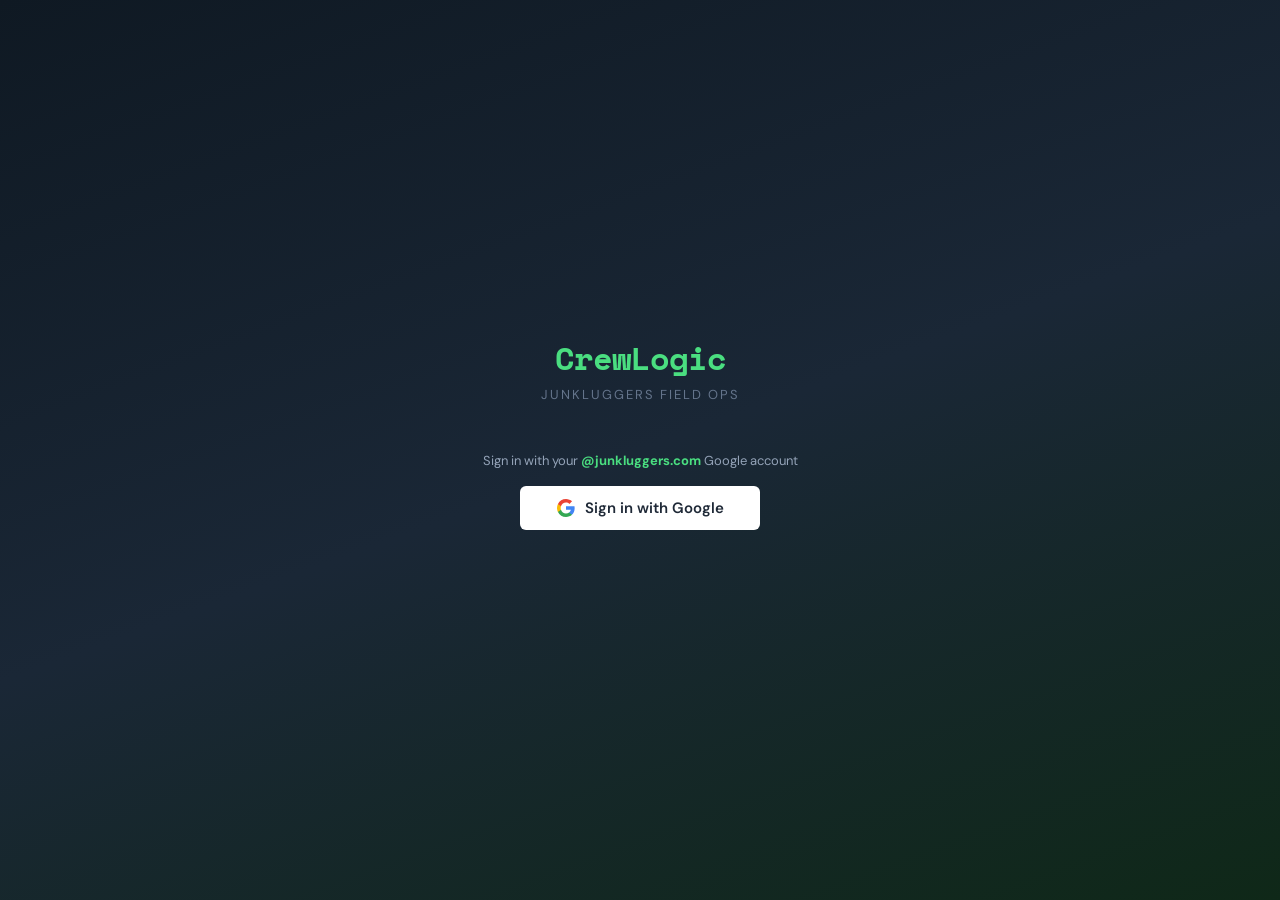
<file: crewlogic (65).html>
<!DOCTYPE html>
<html lang="en">
<head>
  <meta charset="UTF-8">
  <meta name="viewport" content="width=device-width, initial-scale=1.0, user-scalable=no">
  <meta name="mobile-web-app-capable" content="yes">
  <meta name="apple-mobile-web-app-status-bar-style" content="black-translucent">
  <meta name="theme-color" content="#1a1a2e">
  <title>CrewLogic</title>
  <link href="https://fonts.googleapis.com/css2?family=DM+Sans:wght@400;500;600;700&family=Space+Mono:wght@400;700&display=swap" rel="stylesheet">
  <script>
    // Initialize on DOM ready — no GIS library needed
    window.addEventListener('DOMContentLoaded', function() {
      initAuth();
    });

    // Also try on hashchange in case hash arrives after load
    window.addEventListener('hashchange', function() {
      if (window.location.hash && window.location.hash.startsWith('#session=')) {
        initAuth();
      }
    });

    function triggerGoogleSignIn() {
      const btn = document.getElementById('googleSignInBtn');
      const statusEl = document.getElementById('loginStatus');
      if (btn) { btn.style.opacity = '0.6'; btn.style.pointerEvents = 'none'; }
      if (statusEl) { statusEl.textContent = 'Redirecting to Google...'; statusEl.style.color = '#94a3b8'; }
      const GOOGLE_CLIENT_ID = '619520043744-fo8rl63g45ngtgvf8bfq8vglvaej5iib.apps.googleusercontent.com';
      const OAUTH_REDIRECT = 'https://junkluggers.app.n8n.cloud/webhook/crewlogic-oauth-callback';
      const APP_URL = 'https://ctdennis.github.io/crewlogic/';
      const params = new URLSearchParams({
        client_id: GOOGLE_CLIENT_ID,
        redirect_uri: OAUTH_REDIRECT,
        response_type: 'code',
        scope: 'openid email profile',
        hd: 'junkluggers.com',
        access_type: 'online',
        prompt: 'select_account'
      });
      window.location.href = 'https://accounts.google.com/o/oauth2/v2/auth?' + params.toString();
    }
  </script>
  <style>
    :root {
      --bg-primary: #0f1923;
      --bg-secondary: #1a2736;
      --bg-card: #1e2f40;
      --bg-input: #253545;
      --accent-green: #4ade80;
      --accent-green-dim: #22c55e;
      --accent-orange: #fb923c;
      --accent-blue: #60a5fa;
      --accent-red: #f87171;
      --accent-yellow: #fbbf24;
      --text-primary: #f1f5f9;
      --text-secondary: #94a3b8;
      --text-muted: #64748b;
      --border: #2d4050;
      --radius: 12px;
      --radius-sm: 8px;
      --shadow: 0 4px 24px rgba(0,0,0,0.3);
    }

    * { margin: 0; padding: 0; box-sizing: border-box; }

    body {
      font-family: 'DM Sans', sans-serif;
      background: var(--bg-primary);
      color: var(--text-primary);
      min-height: 100vh;
      min-height: 100dvh;
      overflow-x: hidden;
      -webkit-font-smoothing: antialiased;
    }

    /* ===== LOGIN SCREEN ===== */
    .login-screen {
      display: flex;
      flex-direction: column;
      align-items: center;
      justify-content: center;
      min-height: 100vh;
      min-height: 100dvh;
      padding: 24px;
      background: linear-gradient(160deg, #0f1923 0%, #1a2736 50%, #0f2818 100%);
    }

    .login-logo {
      font-family: 'Space Mono', monospace;
      font-size: 32px;
      font-weight: 700;
      color: var(--accent-green);
      letter-spacing: -1px;
      margin-bottom: 4px;
    }

    .login-subtitle {
      font-size: 13px;
      color: var(--text-muted);
      margin-bottom: 48px;
      letter-spacing: 2px;
      text-transform: uppercase;
    }

    .login-google-wrap {
      display: flex;
      flex-direction: column;
      align-items: center;
      gap: 16px;
      width: 100%;
      max-width: 340px;
    }

    .login-instruction {
      font-size: 13px;
      color: var(--text-secondary);
      text-align: center;
      line-height: 1.5;
    }

    .login-instruction strong {
      color: var(--accent-green);
    }

    /* Google Sign-In button container */
    #googleSignInDiv {
      display: flex;
      justify-content: center;
      min-height: 44px;
    }

    .login-status {
      font-size: 13px;
      color: var(--text-muted);
      text-align: center;
      min-height: 20px;
    }

    .login-status.error { color: var(--accent-red); }
    .login-status.loading { color: var(--accent-yellow); }

    .login-divider {
      width: 100%;
      display: flex;
      align-items: center;
      gap: 12px;
      color: var(--text-muted);
      font-size: 12px;
    }
    .login-divider::before, .login-divider::after {
      content: '';
      flex: 1;
      height: 1px;
      background: var(--border);
    }

    .login-spinner {
      width: 20px; height: 20px;
      border: 2px solid var(--border);
      border-top-color: var(--accent-green);
      border-radius: 50%;
      animation: spin 0.7s linear infinite;
      display: none;
    }
    .login-spinner.visible { display: block; }

    /* ===== APP SHELL ===== */
    .app-shell { display: none; min-height: 100vh; min-height: 100dvh; }
    .app-shell.active { display: flex; flex-direction: column; }

    /* Header */
    .app-header {
      display: flex;
      align-items: center;
      justify-content: space-between;
      padding: 16px 20px;
      background: var(--bg-secondary);
      border-bottom: 1px solid var(--border);
      position: sticky;
      top: 0;
      z-index: 100;
    }

    .header-left {
      display: flex;
      align-items: center;
      gap: 12px;
    }

    .header-back {
      display: none;
      background: none;
      border: none;
      color: var(--accent-green);
      font-size: 20px;
      cursor: pointer;
      padding: 4px;
    }

    .header-back.visible { display: block; }

    .header-title {
      font-family: 'Space Mono', monospace;
      font-size: 18px;
      font-weight: 700;
      color: var(--accent-green);
    }

    .header-user {
      font-size: 12px;
      color: var(--text-muted);
      cursor: pointer;
    }

    /* Main Content */
    .app-content {
      flex: 1;
      padding: 20px;
      padding-bottom: 100px;
      overflow-y: auto;
    }

    /* ===== HOME SCREEN ===== */
    .home-greeting {
      font-size: 22px;
      font-weight: 700;
      margin-bottom: 4px;
    }

    .home-date {
      font-size: 13px;
      color: var(--text-muted);
      margin-bottom: 28px;
    }

    .module-grid {
      display: grid;
      grid-template-columns: 1fr 1fr;
      gap: 14px;
    }

    .module-card {
      background: var(--bg-card);
      border: 1px solid var(--border);
      border-radius: var(--radius);
      padding: 20px 16px;
      cursor: pointer;
      transition: all 0.2s;
      display: flex;
      flex-direction: column;
      align-items: center;
      text-align: center;
      gap: 10px;
    }

    .module-card:active {
      transform: scale(0.97);
      border-color: var(--accent-green);
    }

    .module-icon { font-size: 32px; line-height: 1; }
    .module-name { font-size: 14px; font-weight: 600; color: var(--text-primary); }
    .module-desc { font-size: 11px; color: var(--text-muted); line-height: 1.4; }

    .module-card.needs-setup { border-color: rgba(251, 191, 36, 0.3); }
    .module-card.needs-setup .module-name { color: var(--accent-yellow); }

    .setup-badge {
      font-size: 9px;
      text-transform: uppercase;
      letter-spacing: 1px;
      color: var(--accent-yellow);
      background: rgba(251, 191, 36, 0.15);
      padding: 2px 8px;
      border-radius: 4px;
    }

    /* ===== SHARED FORM STYLES ===== */
    .estimator-section { display: none; }
    .estimator-section.active { display: block; }

    .section-title { font-size: 18px; font-weight: 700; margin-bottom: 4px; }
    .section-desc { font-size: 13px; color: var(--text-muted); margin-bottom: 24px; }

    .form-group { margin-bottom: 18px; }

    .form-label {
      display: flex;
      align-items: center;
      gap: 6px;
      font-size: 13px;
      font-weight: 600;
      color: var(--text-secondary);
      margin-bottom: 6px;
    }

    .form-label .label-key {
      font-family: 'Space Mono', monospace;
      font-size: 11px;
      background: var(--accent-green);
      color: var(--bg-primary);
      padding: 1px 6px;
      border-radius: 4px;
      font-weight: 700;
    }

    .form-input {
      width: 100%;
      padding: 12px 14px;
      background: var(--bg-input);
      border: 1px solid var(--border);
      border-radius: var(--radius-sm);
      color: var(--text-primary);
      font-family: 'DM Sans', sans-serif;
      font-size: 16px;
      outline: none;
      transition: border-color 0.2s;
    }

    .form-input:focus { border-color: var(--accent-green); }
    .form-input::placeholder { color: var(--text-muted); }

    .form-row { display: grid; grid-template-columns: 1fr 1fr; gap: 12px; }

    #routeJobSelect { font-size: 13px; }

    .form-select {
      width: 100%;
      padding: 12px 14px;
      background: var(--bg-input);
      border: 1px solid var(--border);
      border-radius: var(--radius-sm);
      color: var(--text-primary);
      font-family: 'DM Sans', sans-serif;
      font-size: 16px;
      outline: none;
      appearance: none;
      background-image: url("data:image/svg+xml,%3Csvg xmlns='http://www.w3.org/2000/svg' width='12' height='12' fill='%2394a3b8' viewBox='0 0 16 16'%3E%3Cpath d='M8 11L3 6h10z'/%3E%3C/svg%3E");
      background-repeat: no-repeat;
      background-position: right 14px center;
    }

    .form-hint { font-size: 11px; color: var(--text-muted); margin-top: 4px; }
    .form-divider { border: none; border-top: 1px solid var(--border); margin: 24px 0; }
    .form-section-label {
      font-size: 11px; font-weight: 700; text-transform: uppercase;
      letter-spacing: 1.5px; color: var(--text-muted); margin-bottom: 16px;
    }

    /* Slider */
    .slider-container { display: flex; align-items: center; gap: 12px; }
    .slider-container input[type="range"] {
      flex: 1; -webkit-appearance: none; appearance: none;
      height: 6px; background: var(--bg-input); border-radius: 3px; outline: none;
    }
    .slider-container input[type="range"]::-webkit-slider-thumb {
      -webkit-appearance: none; appearance: none; width: 24px; height: 24px;
      border-radius: 50%; background: var(--accent-green); cursor: pointer;
    }
    .slider-value {
      font-family: 'Space Mono', monospace; font-size: 16px; font-weight: 700;
      color: var(--accent-green); min-width: 48px; text-align: right;
    }

    /* Buttons */
    .calc-btn {
      width: 100%; padding: 16px; background: var(--accent-green); color: var(--bg-primary);
      border: none; border-radius: var(--radius); font-family: 'DM Sans', sans-serif;
      font-size: 16px; font-weight: 700; cursor: pointer; transition: all 0.2s;
      margin-top: 8px; display: flex; align-items: center; justify-content: center; gap: 8px;
    }
    .calc-btn:active { transform: scale(0.98); }
    .calc-btn:disabled { opacity: 0.5; cursor: not-allowed; }
    .calc-btn.loading { pointer-events: none; }

    .spinner {
      width: 18px; height: 18px; border: 2px solid transparent;
      border-top-color: var(--bg-primary); border-radius: 50%;
      animation: spin 0.6s linear infinite; display: none;
    }
    .calc-btn.loading .spinner { display: block; }
    .calc-btn.loading .btn-text { display: none; }

    @keyframes spin { to { transform: rotate(360deg); } }

    .new-estimate-btn {
      width: 100%; padding: 14px; background: var(--bg-card);
      color: var(--accent-green); border: 1px solid var(--accent-green);
      border-radius: var(--radius); font-family: 'DM Sans', sans-serif;
      font-size: 15px; font-weight: 600; cursor: pointer; margin-top: 16px; transition: all 0.2s;
    }
    .new-estimate-btn:active { transform: scale(0.98); background: var(--bg-input); }

    /* ===== RESULTS ===== */
    .results-section { display: none; }
    .results-section.active { display: block; }

    .results-header { display: flex; align-items: center; justify-content: space-between; margin-bottom: 20px; }

    .results-card {
      background: var(--bg-card); border: 1px solid var(--border);
      border-radius: var(--radius); padding: 16px; margin-bottom: 14px;
    }

    .results-card-title {
      font-size: 11px; font-weight: 700; text-transform: uppercase;
      letter-spacing: 1.5px; color: var(--text-muted); margin-bottom: 12px;
    }

    .result-row {
      display: flex; justify-content: space-between; align-items: center; padding: 6px 0;
    }
    .result-row + .result-row { border-top: 1px solid rgba(255,255,255,0.05); }
    .result-label { font-size: 13px; color: var(--text-secondary); }
    .result-value { font-family: 'Space Mono', monospace; font-size: 14px; font-weight: 700; color: var(--text-primary); }
    .result-row.highlight .result-label { color: var(--accent-green); font-weight: 600; }
    .result-row.highlight .result-value { color: var(--accent-green); font-size: 16px; }
    .result-row.grand .result-label { color: var(--accent-orange); font-weight: 700; font-size: 14px; }
    .result-row.grand .result-value { color: var(--accent-orange); font-size: 18px; }

    .results-note {
      font-size: 11px; color: var(--text-muted); font-style: italic;
      margin-top: 16px; line-height: 1.5;
    }

    /* ===== PRICE LOOKUP ===== */
    .price-lookup-section { display: none; }
    .price-lookup-section.active { display: block; }

    .zip-lookup-row { display: flex; gap: 10px; margin-bottom: 20px; }
    .zip-lookup-row .form-input {
      width: 140px; font-family: 'Space Mono', monospace; font-size: 18px;
      letter-spacing: 0.08em; text-align: center; flex-shrink: 0;
    }
    .zip-lookup-btn {
      flex: 1; padding: 12px; background: var(--accent-green); color: var(--bg-primary);
      border: none; border-radius: var(--radius-sm); font-family: 'DM Sans', sans-serif;
      font-size: 15px; font-weight: 700; cursor: pointer; transition: all 0.2s;
      display: flex; align-items: center; justify-content: center; gap: 8px;
    }
    .zip-lookup-btn:active { transform: scale(0.98); }
    .zip-lookup-btn:disabled { opacity: 0.5; cursor: not-allowed; }
    .zip-lookup-btn.loading { pointer-events: none; }
    .zip-lookup-btn.loading .btn-text { display: none; }
    .zip-lookup-btn.loading .spinner { display: block; }
    .zip-lookup-btn .spinner { border-top-color: var(--bg-primary); }

    .zone-banner {
      background: var(--bg-card); border: 1px solid var(--accent-green);
      border-radius: var(--radius); padding: 14px 16px; margin-bottom: 16px;
      display: flex; align-items: center; gap: 16px;
    }
    .zone-meta-label { font-size: 10px; color: var(--accent-green); text-transform: uppercase; letter-spacing: 1.5px; margin-bottom: 3px; font-weight: 700; }
    .zone-meta-value { font-size: 15px; font-weight: 700; color: var(--text-primary); }
    .zone-meta-sub { font-size: 12px; color: var(--accent-green); font-family: 'Space Mono', monospace; opacity: 0.7; }
    .zone-divider { width: 1px; height: 40px; background: var(--border); flex-shrink: 0; }

    .price-block-section { margin-bottom: 4px; }
    .price-block-header {
      display: flex; align-items: center; justify-content: space-between;
      padding: 12px 16px; background: var(--bg-card); border: 1px solid var(--border);
      border-radius: var(--radius-sm); cursor: pointer; transition: border-color 0.2s;
      margin-bottom: 4px;
    }
    .price-block-header:active { border-color: var(--accent-green); }
    .price-block-header-name { font-size: 14px; font-weight: 700; color: var(--accent-green); }
    .price-block-chevron { font-size: 11px; color: var(--text-muted); transition: transform 0.2s; }
    .price-block-chevron.open { transform: rotate(180deg); }
    .price-block-body { overflow: hidden; }

    .volume-grid {
      display: grid; grid-template-columns: repeat(3, 1fr); gap: 8px;
      padding: 4px 0 12px 0;
    }
    .volume-cell {
      background: var(--bg-card); border: 1px solid var(--border);
      border-radius: var(--radius-sm); padding: 12px 8px; text-align: center;
    }
    .volume-cell-size { font-size: 11px; color: var(--accent-green); margin-bottom: 4px; font-weight: 600; letter-spacing: 0.5px; }
    .volume-cell-price {
      font-family: 'Space Mono', monospace; font-size: 16px;
      font-weight: 700; color: var(--accent-green);
    }

    .price-items-list {
      border: 1px solid var(--border); border-radius: var(--radius-sm);
      overflow: hidden; margin-bottom: 12px;
    }
    .price-item-row {
      display: flex; align-items: center; justify-content: space-between;
      padding: 9px 14px; border-bottom: 1px solid rgba(255,255,255,0.05);
    }
    .price-item-row:last-child { border-bottom: none; }
    .price-item-row:nth-child(even) { background: rgba(255,255,255,0.02); }
    .price-item-name { font-size: 13px; color: var(--text-primary); flex: 1; }
    .price-item-price {
      font-family: 'Space Mono', monospace; font-size: 13px;
      font-weight: 700; color: var(--text-primary); white-space: nowrap;
    }
    .price-item-unit { font-size: 11px; color: var(--text-muted); margin-left: 3px; }

    .price-error {
      background: rgba(248, 113, 113, 0.1); border: 1px solid rgba(248, 113, 113, 0.3);
      border-radius: var(--radius-sm); padding: 12px 14px;
      font-size: 13px; color: var(--accent-red); margin-bottom: 16px;
    }

    .price-loading {
      text-align: center; padding: 32px 20px; color: var(--text-muted); font-size: 14px;
    }
    .spinner-inline {
      width: 16px; height: 16px; border: 2px solid transparent;
      border-top-color: var(--accent-green); border-radius: 50%;
      animation: spin 0.6s linear infinite; display: inline-block;
      vertical-align: middle; margin-right: 8px;
    }

    /* ===== SETTINGS ===== */
    .settings-section { display: none; }
    .settings-section.active { display: block; }

    .user-card {
      background: var(--bg-card); border: 1px solid var(--border);
      border-radius: var(--radius); padding: 16px; margin-bottom: 20px;
      display: flex; align-items: center; gap: 14px;
    }
    .user-avatar {
      width: 48px; height: 48px; border-radius: 50%;
      background: rgba(74, 222, 128, 0.2); border: 1px solid var(--accent-green);
      display: flex; align-items: center; justify-content: center;
      font-family: 'Space Mono', monospace; font-size: 16px;
      font-weight: 700; color: var(--accent-green); flex-shrink: 0;
    }
    .user-card-info { flex: 1; min-width: 0; }
    .user-card-name { font-size: 15px; font-weight: 600; color: var(--text-primary); margin-bottom: 2px; }
    .user-card-email { font-size: 12px; color: var(--text-muted); white-space: nowrap; overflow: hidden; text-overflow: ellipsis; }
    .user-card-franchise { font-size: 11px; color: var(--accent-green); font-family: 'Space Mono', monospace; margin-top: 4px; }

    .settings-card {
      background: var(--bg-card); border: 1px solid var(--border);
      border-radius: var(--radius); padding: 16px; margin-bottom: 14px;
    }
    .settings-card-title {
      font-size: 11px; font-weight: 700; text-transform: uppercase;
      letter-spacing: 1.5px; color: var(--text-muted); margin-bottom: 14px;
    }

    .config-status {
      display: inline-flex; align-items: center; gap: 6px;
      padding: 4px 10px; border-radius: 20px; font-size: 12px; font-weight: 600;
      margin-bottom: 16px;
    }
    .config-status.ok { background: rgba(74, 222, 128, 0.15); color: var(--accent-green); }
    .config-status.missing { background: rgba(251, 191, 36, 0.15); color: var(--accent-yellow); }
    .config-status-dot { width: 6px; height: 6px; border-radius: 50%; background: currentColor; }

    .settings-input-group { margin-bottom: 14px; }
    .settings-input-label { font-size: 12px; font-weight: 600; color: var(--text-secondary); margin-bottom: 6px; display: block; }

    .settings-save-btn {
      width: 100%; padding: 13px; background: var(--accent-green); color: var(--bg-primary);
      border: none; border-radius: var(--radius-sm); font-family: 'DM Sans', sans-serif;
      font-size: 15px; font-weight: 700; cursor: pointer; transition: all 0.2s;
      display: flex; align-items: center; justify-content: center; gap: 8px;
    }
    .settings-save-btn:active { transform: scale(0.98); }
    .settings-save-btn:disabled { opacity: 0.5; }
    .settings-save-btn.loading { pointer-events: none; }
    .settings-save-btn.loading .btn-text { display: none; }
    .settings-save-btn.loading .spinner { display: block; }
    .settings-save-btn .spinner { border-top-color: var(--bg-primary); }

    .settings-feedback {
      font-size: 13px; text-align: center; margin-top: 10px; min-height: 20px;
    }
    .settings-feedback.ok { color: var(--accent-green); }
    .settings-feedback.error { color: var(--accent-red); }

    .logout-btn {
      width: 100%; padding: 13px; background: none;
      color: var(--accent-red); border: 1px solid rgba(248, 113, 113, 0.3);
      border-radius: var(--radius-sm); font-family: 'DM Sans', sans-serif;
      font-size: 15px; font-weight: 600; cursor: pointer; transition: all 0.2s; margin-top: 8px;
    }
    .logout-btn:active { background: rgba(248, 113, 113, 0.1); }

    /* ===== ROUTE OPTIMIZER ===== */
    .router-section { display: none; }
    .router-section.active { display: block; }

    .truck-selector { display: grid; grid-template-columns: 1fr 1fr 1fr; gap: 10px; margin-bottom: 20px; }

    .truck-btn {
      background: var(--bg-card); border: 2px solid var(--border);
      border-radius: var(--radius); padding: 14px 8px; cursor: pointer;
      text-align: center; transition: all 0.2s;
    }
    .truck-btn.selected { border-color: var(--accent-green); background: rgba(74, 222, 128, 0.1); }
    .truck-btn:active { transform: scale(0.97); }
    .truck-btn-name { font-size: 14px; font-weight: 700; color: var(--text-primary); margin-bottom: 2px; }
    .truck-btn.selected .truck-btn-name { color: var(--accent-green); }
    .truck-btn-dist { font-size: 11px; color: var(--text-muted); font-family: 'Space Mono', monospace; }
    .truck-btn-suggested { font-size: 9px; color: var(--accent-green); text-transform: uppercase; letter-spacing: 1px; margin-top: 4px; display: none; }
    .truck-btn.suggested .truck-btn-suggested { display: block; }

    .truck-loading {
      text-align: center; padding: 20px; color: var(--text-muted); font-size: 13px;
    }

    .material-grid { display: grid; grid-template-columns: 1fr 1fr; gap: 10px; margin-bottom: 16px; }

    .material-toggle {
      background: var(--bg-card); border: 1px solid var(--border);
      border-radius: var(--radius-sm); padding: 12px; cursor: pointer;
      transition: all 0.2s; display: flex; align-items: center; gap: 8px;
    }
    .material-toggle.active { border-color: var(--accent-blue); background: rgba(96, 165, 250, 0.1); }
    .material-toggle:active { transform: scale(0.97); }
    .material-toggle-icon { font-size: 18px; }
    .material-toggle-label { font-size: 13px; font-weight: 500; color: var(--text-secondary); }
    .material-toggle.active .material-toggle-label { color: var(--accent-blue); }

    .material-detail { display: none; margin-bottom: 12px; padding: 12px; background: var(--bg-card); border: 1px solid var(--border); border-radius: var(--radius-sm); }
    .material-detail.visible { display: block; }
    .material-detail-label { font-size: 12px; color: var(--text-muted); margin-bottom: 6px; }

    .volume-selector { display: grid; grid-template-columns: 1fr 1fr 1fr 1fr; gap: 6px; }
    .volume-btn {
      padding: 8px 4px; background: var(--bg-input); border: 1px solid var(--border);
      border-radius: 6px; color: var(--text-secondary); font-size: 11px; font-weight: 600;
      text-align: center; cursor: pointer; transition: all 0.15s;
    }
    .volume-btn.selected { border-color: var(--accent-blue); background: rgba(96, 165, 250, 0.15); color: var(--accent-blue); }
    .volume-btn:active { transform: scale(0.95); }

    .count-stepper { display: flex; align-items: center; gap: 12px; }
    .stepper-btn {
      width: 36px; height: 36px; border-radius: 50%; background: var(--bg-input);
      border: 1px solid var(--border); color: var(--text-primary); font-size: 18px;
      font-weight: 700; cursor: pointer; display: flex; align-items: center;
      justify-content: center; transition: all 0.15s;
    }
    .stepper-btn:active { transform: scale(0.9); background: var(--accent-blue); color: var(--bg-primary); }
    .stepper-value { font-family: 'Space Mono', monospace; font-size: 18px; font-weight: 700; min-width: 30px; text-align: center; }

    .route-result-section { display: none; }
    .route-result-section.active { display: block; }

    .route-result-card {
      background: var(--bg-card); border: 1px solid var(--accent-green);
      border-radius: var(--radius); padding: 16px; margin-bottom: 14px;
    }
    .route-result-title {
      font-size: 11px; font-weight: 700; text-transform: uppercase;
      letter-spacing: 1.5px; color: var(--accent-green); margin-bottom: 12px;
    }

    /* ===== ESTIMATES ===== */
    .estimates-section { display: none; }
    .estimates-section.active { display: block; }

    .estimate-list-header { display: flex; align-items: center; justify-content: space-between; margin-bottom: 16px; }
    .new-estimate-fab {
      padding: 10px 18px; background: var(--accent-green); color: var(--bg-primary);
      border: none; border-radius: var(--radius-sm); font-family: 'DM Sans', sans-serif;
      font-size: 14px; font-weight: 700; cursor: pointer; transition: all 0.2s;
    }
    .new-estimate-fab:active { transform: scale(0.97); }

    .estimate-card {
      background: var(--bg-card); border: 1px solid var(--border);
      border-radius: var(--radius); padding: 14px 16px; margin-bottom: 10px;
      cursor: pointer; transition: all 0.2s; position: relative;
    }
    .estimate-card:active { border-color: var(--accent-green); transform: scale(0.99); }
    .estimate-card-top { display: flex; align-items: flex-start; justify-content: space-between; margin-bottom: 6px; }
    .estimate-card-label { font-size: 15px; font-weight: 600; color: var(--text-primary); flex: 1; margin-right: 8px; }
    .estimate-status-badge {
      font-size: 10px; font-weight: 700; text-transform: uppercase; letter-spacing: 1px;
      padding: 3px 8px; border-radius: 4px; white-space: nowrap;
    }
    .estimate-status-badge.draft { background: rgba(251,191,36,0.15); color: var(--accent-yellow); }
    .estimate-status-badge.pending { background: rgba(96,165,250,0.15); color: var(--accent-blue); }
    .estimate-status-badge.submitted { background: rgba(74,222,128,0.15); color: var(--accent-green); }
    .estimate-card-meta { font-size: 12px; color: var(--text-muted); margin-bottom: 8px; }
    .estimate-card-totals { display: flex; gap: 16px; margin-bottom: 10px; }
    .estimate-card-total-item { font-size: 12px; color: var(--text-secondary); }
    .estimate-card-total-item strong { color: var(--accent-green); font-family: 'Space Mono', monospace; }
    .estimate-card-actions { display: flex; gap: 8px; border-top: 1px solid var(--border); padding-top: 10px; }
    .est-action-btn {
      flex: 1; padding: 7px; background: var(--bg-input); border: 1px solid var(--border);
      border-radius: var(--radius-sm); color: var(--text-secondary); font-size: 12px;
      font-weight: 600; cursor: pointer; text-align: center; transition: all 0.15s;
    }
    .est-action-btn:active { background: var(--bg-card); color: var(--text-primary); }
    .est-action-btn.danger:active { background: rgba(248,113,113,0.1); color: var(--accent-red); border-color: var(--accent-red); }

    .estimates-empty { text-align: center; padding: 48px 20px; color: var(--text-muted); font-size: 14px; }

    /* Estimate Editor */
    .estimate-editor-section { display: none; }
    .estimate-editor-section.active { display: block; }

    .est-label-input {
      width: 100%; padding: 10px 0; background: none; border: none;
      border-bottom: 1px solid var(--border); color: var(--text-primary);
      font-family: 'DM Sans', sans-serif; font-size: 18px; font-weight: 700;
      outline: none; margin-bottom: 20px;
    }
    .est-label-input:focus { border-bottom-color: var(--accent-green); }
    .est-label-input::placeholder { color: var(--text-muted); }

    .est-section-header {
      display: flex; align-items: center; justify-content: space-between;
      margin-bottom: 12px; margin-top: 20px;
    }
    .est-section-title { font-size: 11px; font-weight: 700; text-transform: uppercase; letter-spacing: 1.5px; color: var(--text-muted); }
    .est-add-btn {
      padding: 5px 12px; background: none; border: 1px solid var(--accent-green);
      border-radius: var(--radius-sm); color: var(--accent-green); font-size: 12px;
      font-weight: 600; cursor: pointer;
    }

    .room-row {
      background: var(--bg-card); border: 1px solid var(--border);
      border-radius: var(--radius-sm); padding: 12px; margin-bottom: 8px;
    }
    .room-row-top { display: flex; gap: 8px; margin-bottom: 8px; align-items: center; }
    .room-row-bottom { display: flex; gap: 8px; align-items: center; }
    .room-row input, .room-row select { font-size: 13px; }
    .room-delete-btn {
      width: 28px; height: 28px; border-radius: 50%; background: none;
      border: 1px solid var(--border); color: var(--text-muted); font-size: 16px;
      cursor: pointer; display: flex; align-items: center; justify-content: center;
      flex-shrink: 0; transition: all 0.15s;
    }
    .room-delete-btn:active { background: rgba(248,113,113,0.1); color: var(--accent-red); border-color: var(--accent-red); }

    .charge-row {
      background: var(--bg-card); border: 1px solid var(--border);
      border-radius: var(--radius-sm); padding: 12px; margin-bottom: 8px;
    }
    .charge-row-top { display: flex; gap: 8px; align-items: center; margin-bottom: 8px; }
    .charge-row-bottom { display: flex; gap: 8px; align-items: center; }
    .charge-row input, .charge-row select { font-size: 13px; }
    .charge-price-input { width: 90px; }
    .charge-qty-input { width: 70px; }
    .charge-line-total {
      font-family: 'Space Mono', monospace; font-size: 13px; font-weight: 700;
      color: var(--accent-green); min-width: 70px; text-align: right;
    }
    .charge-line-total.negative { color: var(--accent-red); }

    .est-total-bar {
      position: sticky; bottom: 0; background: var(--bg-secondary);
      border-top: 1px solid var(--border); padding: 14px 0; margin-top: 20px;
      display: flex; align-items: center; justify-content: space-between;
    }
    .est-total-label { font-size: 13px; color: var(--text-secondary); }
    .est-total-amount { font-family: 'Space Mono', monospace; font-size: 22px; font-weight: 700; color: var(--accent-green); }

    .est-submit-btn {
      width: 100%; padding: 16px; background: var(--accent-blue); color: #fff;
      border: none; border-radius: var(--radius); font-family: 'DM Sans', sans-serif;
      font-size: 16px; font-weight: 700; cursor: pointer; margin-top: 8px;
      display: flex; align-items: center; justify-content: center; gap: 8px; transition: all 0.2s;
    }
    .est-submit-btn:active { transform: scale(0.98); }
    .est-submit-btn:disabled { opacity: 0.5; }
    .est-submit-btn.loading { pointer-events: none; }
    .est-submit-btn.loading .btn-text { display: none; }
    .est-submit-btn.loading .spinner { display: block; border-top-color: #fff; }

    .vol-fraction-grid { display: grid; grid-template-columns: repeat(5, 1fr); gap: 6px; margin-bottom: 8px; }
    .vol-fraction-btn {
      padding: 8px 4px; background: var(--bg-input); border: 1px solid var(--border);
      border-radius: 6px; color: var(--text-secondary); font-size: 11px; font-weight: 600;
      text-align: center; cursor: pointer; transition: all 0.15s;
    }
    .vol-fraction-btn.selected { border-color: var(--accent-green); background: rgba(74,222,128,0.1); color: var(--accent-green); }

    .zip-status { font-size: 12px; margin-top: 4px; min-height: 16px; }

    .est-step-card {
      background: var(--bg-card); border: 1px solid var(--accent-green);
      border-radius: var(--radius); padding: 16px; margin-bottom: 4px;
    }
    .est-step-label {
      font-size: 11px; font-weight: 700; text-transform: uppercase;
      letter-spacing: 1.5px; color: var(--accent-green);
    }

    /* Volume charge options modal */
    .vol-option-btn {
      width: 100%; padding: 14px 16px; background: var(--bg-input);
      border: 1px solid var(--border); border-radius: var(--radius-sm);
      color: var(--text-primary); font-family: 'DM Sans', sans-serif;
      font-size: 14px; font-weight: 600; cursor: pointer; margin-bottom: 10px;
      text-align: left; transition: all 0.15s;
    }
    .vol-option-btn:active { border-color: var(--accent-green); background: rgba(74,222,128,0.08); }
    .vol-option-sub { font-size: 12px; color: var(--text-muted); font-weight: 400; margin-top: 2px; }
    .zip-status.ok { color: var(--accent-green); }
    .zip-status.error { color: var(--accent-red); }
    .zip-status.loading { color: var(--accent-yellow); }

    /* ===== ANIMATIONS ===== */
    @keyframes fadeIn {
      from { opacity: 0; transform: translateY(12px); }
      to { opacity: 1; transform: translateY(0); }
    }
    .fade-in { animation: fadeIn 0.3s ease-out forwards; }
    .fade-in-delay-1 { animation-delay: 0.05s; opacity: 0; }
    .fade-in-delay-2 { animation-delay: 0.1s; opacity: 0; }
    .fade-in-delay-3 { animation-delay: 0.15s; opacity: 0; }
    .fade-in-delay-4 { animation-delay: 0.2s; opacity: 0; }
    .fade-in-delay-5 { animation-delay: 0.25s; opacity: 0; }

    @media (min-width: 480px) {
      .app-content { max-width: 480px; margin: 0 auto; }
    }
  </style>
</head>
<body>

  <!-- ===== LOGIN SCREEN ===== -->
  <div class="login-screen" id="loginScreen">
    <div class="login-logo">CrewLogic</div>
    <div class="login-subtitle">Junkluggers Field Ops</div>
    <div class="login-google-wrap">
      <div class="login-instruction">
        Sign in with your <strong>@junkluggers.com</strong> Google account
      </div>

      <button id="googleSignInBtn" onclick="triggerGoogleSignIn()" style="
        padding:12px 20px; background:#fff; color:#1f2937;
        border:none; border-radius:6px; font-family:'DM Sans',sans-serif;
        font-size:15px; font-weight:600; cursor:pointer; min-width:240px;
        display:flex; align-items:center; justify-content:center; gap:10px;
        transition: opacity 0.2s;">
        <svg width="18" height="18" viewBox="0 0 18 18" style="flex-shrink:0" xmlns="http://www.w3.org/2000/svg">
          <path fill="#4285F4" d="M17.64 9.2c0-.637-.057-1.251-.164-1.84H9v3.481h4.844c-.209 1.125-.843 2.078-1.796 2.717v2.258h2.908c1.702-1.567 2.684-3.875 2.684-6.615z"/>
          <path fill="#34A853" d="M9 18c2.43 0 4.467-.806 5.956-2.18l-2.908-2.259c-.806.54-1.837.86-3.048.86-2.344 0-4.328-1.584-5.036-3.711H.957v2.332A8.997 8.997 0 0 0 9 18z"/>
          <path fill="#FBBC05" d="M3.964 10.71A5.41 5.41 0 0 1 3.682 9c0-.593.102-1.17.282-1.71V4.958H.957A8.996 8.996 0 0 0 0 9c0 1.452.348 2.827.957 4.042l3.007-2.332z"/>
          <path fill="#EA4335" d="M9 3.58c1.321 0 2.508.454 3.44 1.345l2.582-2.58C13.463.891 11.426 0 9 0A8.997 8.997 0 0 0 .957 4.958L3.964 7.29C4.672 5.163 6.656 3.58 9 3.58z"/>
        </svg>
        Sign in with Google
      </button>

      <div id="loginSpinner" style="display:none;width:20px;height:20px;border:2px solid #2d4050;border-top-color:#4ade80;border-radius:50%;animation:spin 0.7s linear infinite;"></div>
      <div id="loginStatus" style="font-size:13px;color:#64748b;text-align:center;min-height:20px;"></div>
    </div>
  </div>

  <!-- ===== APP SHELL ===== -->
  <div class="app-shell" id="appShell">
    <div class="app-header">
      <div class="header-left">
        <button class="header-back" id="backBtn" onclick="goHome()">←</button>
        <div class="header-title" id="headerTitle">CrewLogic</div>
      </div>
      <div class="header-user" id="headerUser" onclick="openModule('settings')">⚙ Settings</div>
    </div>

    <div class="app-content">

      <!-- HOME -->
      <div id="homeScreen">
        <div class="home-greeting fade-in" id="homeGreeting">Hey!</div>
        <div class="home-date fade-in fade-in-delay-1" id="homeDate"></div>

        <div class="module-grid">
          <div class="module-card fade-in fade-in-delay-2" onclick="openModule('router')">
            <div class="module-icon">🚛</div>
            <div class="module-name">Route Optimizer</div>
            <div class="module-desc">Find optimal transfer stations</div>
          </div>

          <div class="module-card fade-in fade-in-delay-2" id="priceLookupCard" onclick="openModule('priceLookup')">
            <div class="module-icon">💲</div>
            <div class="module-name">Price Lookup</div>
            <div class="module-desc">Look up Vonigo pricing by ZIP code</div>
          </div>

          <div class="module-card fade-in fade-in-delay-3" onclick="openModule('estimator')">
            <div class="module-icon">🏚️</div>
            <div class="module-name">Shed Estimator</div>
            <div class="module-desc">Calculate debris volume for shed & barn demolition</div>
          </div>

          <div class="module-card fade-in fade-in-delay-3" onclick="openModule('storage')">
            <div class="module-icon">📦</div>
            <div class="module-name">Storage Unit</div>
            <div class="module-desc">Estimate volume for storage unit cleanouts</div>
          </div>

          <div class="module-card fade-in fade-in-delay-4" onclick="openModule('mattress')">
            <div class="module-icon">🛏️</div>
            <div class="module-name">Mattress Calc</div>
            <div class="module-desc">How many mattresses fit in the truck</div>
          </div>

          <div class="module-card fade-in fade-in-delay-4" onclick="openModule('estimates')">
            <div class="module-icon">📝</div>
            <div class="module-name">Estimates</div>
            <div class="module-desc">Create & manage customer estimates</div>
          </div>

          <div class="module-card fade-in fade-in-delay-5" onclick="openModule('settings')">
            <div class="module-icon">⚙️</div>
            <div class="module-name">Settings</div>
            <div class="module-desc">Account & Vonigo credentials</div>
          </div>
        </div>
      </div>

      <!-- PRICE LOOKUP -->
      <div class="price-lookup-section" id="priceLookupScreen">
        <div class="section-title fade-in">Price Lookup</div>
        <div class="section-desc fade-in fade-in-delay-1">Enter a ZIP code to retrieve Vonigo pricing for that service zone.</div>

        <div class="zip-lookup-row fade-in fade-in-delay-2">
          <input type="text" class="form-input" id="priceZipInput" maxlength="5"
            inputmode="numeric" placeholder="ZIP" />
          <button class="zip-lookup-btn" id="priceLookupBtn" onclick="doZipLookup()">
            <div class="spinner"></div>
            <span class="btn-text">Look up</span>
          </button>
        </div>

        <div id="priceLookupError" style="display:none;" class="price-error"></div>
        <div id="priceLookupResults"></div>
      </div>

      <!-- SETTINGS -->
      <div class="settings-section" id="settingsScreen">
        <div class="section-title fade-in">Settings</div>

        <!-- User card -->
        <div class="user-card fade-in fade-in-delay-1" id="settingsUserCard">
          <div class="user-avatar" id="settingsAvatar">??</div>
          <div class="user-card-info">
            <div class="user-card-name" id="settingsName">—</div>
            <div class="user-card-email" id="settingsEmail">—</div>
            <div class="user-card-franchise" id="settingsFranchise">—</div>
          </div>
        </div>

        <!-- Vonigo credentials -->
        <div class="settings-card fade-in fade-in-delay-2">
          <div class="settings-card-title">Vonigo Integration</div>

          <div id="vonigoStatusBadge" class="config-status missing">
            <span class="config-status-dot"></span>
            <span id="vonigoStatusText">Not configured</span>
          </div>

          <div class="settings-input-group">
            <label class="settings-input-label">Vonigo username</label>
            <input type="text" class="form-input" id="settingsVonigoUser"
              placeholder="First.Last" autocomplete="off" autocapitalize="off">
            <div class="form-hint">Your Vonigo login username (e.g. Charles.Dennis)</div>
          </div>

          <div class="settings-input-group">
            <label class="settings-input-label">Vonigo password</label>
            <input type="password" class="form-input" id="settingsVonigoPass"
              placeholder="••••••••" autocomplete="current-password">
            <div class="form-hint">Sent securely over HTTPS, never stored in the app</div>
          </div>

          <button class="settings-save-btn" id="settingsSaveBtn" onclick="saveVonigoCredentials()">
            <div class="spinner"></div>
            <span class="btn-text">Save credentials</span>
          </button>
          <div class="settings-feedback" id="settingsFeedback"></div>
        </div>

        <!-- Franchise Info -->
        <div class="settings-card fade-in fade-in-delay-3">
          <div class="settings-card-title">Franchise Info</div>
          <div class="settings-input-group">
            <label class="settings-input-label">Office Phone</label>
            <input type="tel" class="form-input" id="settingsPhone" placeholder="(774) 281-2800" autocomplete="off">
          </div>
          <div class="settings-input-group">
            <label class="settings-input-label">Office Address</label>
            <input type="text" class="form-input" id="settingsOfficeAddress" placeholder="PO Box 871" autocomplete="off">
          </div>
          <div class="form-row">
            <div class="settings-input-group">
              <label class="settings-input-label">City</label>
              <input type="text" class="form-input" id="settingsOfficeCity" placeholder="Lakeville" autocomplete="off">
            </div>
            <div class="settings-input-group">
              <label class="settings-input-label">State</label>
              <input type="text" class="form-input" id="settingsOfficeState" placeholder="MA" maxlength="2" style="width:60px" autocomplete="off">
            </div>
            <div class="settings-input-group">
              <label class="settings-input-label">Zip</label>
              <input type="text" class="form-input" id="settingsOfficeZip" placeholder="02347" maxlength="5" inputmode="numeric" autocomplete="off">
            </div>
          </div>
          <div class="settings-input-group">
            <label class="settings-input-label">Website URL</label>
            <input type="url" class="form-input" id="settingsWebsite" placeholder="https://www.junkluggers.com/..." autocomplete="off">
          </div>
          <button class="settings-save-btn" id="franchiseSaveBtn" onclick="saveFranchiseInfo()">
            <div class="spinner"></div>
            <span class="btn-text">Save franchise info</span>
          </button>
          <div class="settings-feedback" id="franchiseFeedback"></div>
        </div>

        <!-- Account -->
        <div class="settings-card fade-in fade-in-delay-4">
          <div class="settings-card-title">Account</div>
          <button class="logout-btn" onclick="handleLogout()">Sign out</button>
        </div>
      </div>

      <!-- ESTIMATES LIST -->
      <div class="estimates-section" id="estimatesScreen">
        <div class="estimate-list-header">
          <div class="section-title">Estimates</div>
          <button class="new-estimate-fab" onclick="newEstimateDoc()">+ New</button>
        </div>
        <div id="estimatesList"></div>
      </div>

      <!-- ESTIMATE EDITOR -->
      <div class="estimate-editor-section" id="estimateEditorScreen">

        <input type="text" class="est-label-input" id="estLabel" placeholder="Estimate label (e.g. Smith - Full House)" oninput="autoSaveDraft()">

        <!-- STEP 1: ZIP / PRICE LOAD — always visible, required first -->
        <div class="est-step-card" id="estStepZip">
          <div class="est-step-label">Step 1 — Load Pricing</div>
          <div style="display:flex;gap:8px;margin-top:8px;">
            <input type="text" class="form-input" id="estZip" maxlength="5" inputmode="numeric" placeholder="ZIP code" style="width:130px;font-family:'Space Mono',monospace;font-size:18px;text-align:center;letter-spacing:2px;" oninput="this.value=this.value.replace(/\D/g,'')">
            <button class="zip-lookup-btn" id="estZipBtn" onclick="loadEstimatePricing()" style="flex:1;padding:12px;background:var(--accent-green);color:var(--bg-primary);border:none;border-radius:var(--radius-sm);font-weight:700;cursor:pointer;display:flex;align-items:center;justify-content:center;gap:8px;">
              <div class="spinner" style="border-top-color:var(--bg-primary);display:none;"></div>
              <span class="btn-text">Load Prices</span>
            </button>
          </div>
          <div class="zip-status" id="estZipStatus" style="margin-top:6px;"></div>
        </div>

        <!-- STEPS 2-6: Hidden until prices loaded -->
        <div id="estMainContent" style="display:none;">

          <!-- STEP 2: Client Info -->
          <div style="margin-top:16px;">
            <div class="est-section-header" style="margin-top:0;margin-bottom:10px;">
              <div class="est-section-title">Client Info</div>
            </div>
            <div class="form-group">
              <div class="form-label">Client Name</div>
              <input type="text" class="form-input" id="estClientName" placeholder="Last, First" oninput="autoSaveDraft()">
            </div>
            <div class="form-group">
              <div class="form-label">Service Address</div>
              <input type="text" class="form-input" id="estAddress" placeholder="123 Main St, City MA 02XXX" oninput="autoSaveDraft()">
            </div>
            <div class="form-group">
              <div class="form-label">Vonigo Job # <span style="font-size:11px;color:var(--text-muted);font-weight:400;">(optional)</span></div>
              <div style="display:flex;gap:8px;">
                <input type="text" class="form-input" id="estJobID" placeholder="817779" style="font-family:'Space Mono',monospace;" inputmode="numeric">
                <button style="padding:12px 16px;background:var(--bg-card);border:1px solid var(--border);border-radius:var(--radius-sm);color:var(--text-secondary);font-weight:600;font-size:13px;cursor:pointer;white-space:nowrap;" onclick="lookupEstimateJob()">Look up</button>
              </div>
              <div class="zip-status" id="estJobStatus"></div>
            </div>
            <div class="form-group">
              <div class="form-label">Notes</div>
              <textarea class="form-input" id="estNotes" rows="2" placeholder="Access notes, special instructions..." style="resize:none;" oninput="autoSaveDraft()"></textarea>
            </div>
          </div>

          <hr class="form-divider">

          <!-- STEP 3: ROOMS -->
          <div class="est-section-header">
            <div>
              <div class="est-section-title">Rooms / Areas <span style="font-size:10px;color:var(--text-muted);font-weight:400;letter-spacing:0;">(PDF only)</span></div>
              <div id="estVolumeTotalDisplay" style="font-family:'Space Mono',monospace;font-size:20px;font-weight:700;color:var(--accent-green);margin-top:2px;">0.000 trucks</div>
            </div>
            <div style="display:flex;flex-direction:column;gap:6px;align-items:flex-end;">
              <button class="est-add-btn" onclick="addRoom()">+ Add Room</button>
              <button class="est-add-btn" id="addVolumeChargeBtn" onclick="showVolumeChargeOptions()" style="display:none;background:rgba(74,222,128,0.1);border-color:var(--accent-green);color:var(--accent-green);">→ Add Volume Charge</button>
            </div>
          </div>
          <div id="estRoomsList"></div>

          <hr class="form-divider">

          <!-- STEP 4: CHARGES -->
          <div class="est-section-header">
            <div class="est-section-title">Charges (Vonigo Quote)</div>
            <button class="est-add-btn" id="addChargeBtn" onclick="showAddCharge()">+ Add Charge</button>
          </div>
          <div id="estChargesList"></div>

          <!-- Total bar -->
          <div class="est-total-bar">
            <div>
              <div class="est-total-label" style="font-size:11px;">Price List</div>
              <div style="font-size:11px;color:var(--accent-green);font-family:'Space Mono',monospace;" id="estPriceListDisplay"></div>
            </div>
            <div style="text-align:right">
              <div class="est-total-label">Quote Total</div>
              <div class="est-total-amount" id="estGrandTotal">$0.00</div>
            </div>
          </div>

          <!-- Action buttons -->
          <button class="calc-btn" style="margin-top:8px;background:var(--bg-card);color:var(--accent-green);border:1px solid var(--accent-green);" onclick="saveEstimateDraft()">
            <span class="btn-text">Save Draft</span>
          </button>
          <button class="est-submit-btn" id="estSubmitBtn" onclick="submitEstimateToVonigo()">
            <div class="spinner"></div>
            <span class="btn-text">Submit to Vonigo</span>
          </button>
          <div class="settings-feedback" id="estFeedback" style="margin-top:8px;"></div>

        </div><!-- end estMainContent -->

        <button class="new-estimate-btn" style="margin-top:12px;" onclick="backToEstimatesList()">← Back to Estimates</button>
      </div>

      <!-- VOLUME CHARGE OPTIONS MODAL -->
      <div id="volChargeModal" style="display:none;position:fixed;top:0;left:0;right:0;bottom:0;background:rgba(0,0,0,0.7);z-index:200;align-items:flex-end;justify-content:center;">
        <div style="background:var(--bg-secondary);border-radius:var(--radius) var(--radius) 0 0;padding:20px;width:100%;max-width:480px;">
          <div style="font-size:16px;font-weight:700;margin-bottom:4px;color:var(--text-primary);">Add Volume Charge</div>
          <div style="font-size:13px;color:var(--text-muted);margin-bottom:16px;" id="volChargeModalSubtitle"></div>
          <div id="volChargeOptions"></div>
          <button class="calc-btn" style="background:var(--bg-input);color:var(--text-secondary);margin-top:4px;" onclick="document.getElementById('volChargeModal').style.display='none'">
            <span class="btn-text">Cancel</span>
          </button>
        </div>
      </div>

      <!-- ADD CHARGE MODAL (inline) -->
      <div id="addChargeModal" style="display:none;position:fixed;top:0;left:0;right:0;bottom:0;background:rgba(0,0,0,0.7);z-index:200;align-items:flex-end;justify-content:center;">
        <div style="background:var(--bg-secondary);border-radius:var(--radius) var(--radius) 0 0;padding:20px;width:100%;max-width:480px;max-height:80vh;overflow-y:auto;">
          <div style="font-size:16px;font-weight:700;margin-bottom:16px;color:var(--text-primary);">Add Charge</div>

          <div class="form-group">
            <div class="form-label">Category</div>
            <select class="form-select" id="chargeCategorySelect" onchange="filterChargeItems()">
              <option value="">Select category...</option>
            </select>
          </div>

          <div class="form-group" id="chargeItemGroup" style="display:none;">
            <div class="form-label">Item</div>
            <select class="form-select" id="chargeItemSelect" onchange="onChargeItemSelected()">
              <option value="">Select item...</option>
            </select>
          </div>

          <div id="chargeVolumeGroup" style="display:none;">
            <div class="form-label" style="font-size:13px;font-weight:600;color:var(--text-secondary);margin-bottom:8px;">Truck Size</div>
            <div class="vol-fraction-grid" id="volFractionGrid"></div>
          </div>

          <div class="form-row" id="chargeQtyPriceRow" style="display:none;margin-top:8px;">
            <div class="form-group">
              <div class="form-label">Quantity</div>
              <input type="number" class="form-input" id="chargeQty" value="1" min="0" step="0.5" inputmode="decimal">
            </div>
            <div class="form-group">
              <div class="form-label">Unit Price</div>
              <input type="number" class="form-input" id="chargeUnitPrice" value="0" min="0" step="0.01" inputmode="decimal">
            </div>
          </div>

          <div class="form-group" id="chargeDescGroup" style="display:none;margin-top:4px;">
            <div class="form-label">Description (optional)</div>
            <input type="text" class="form-input" id="chargeDesc" placeholder="e.g. Donations discount">
          </div>

          <div style="display:flex;gap:10px;margin-top:16px;">
            <button class="calc-btn" style="background:var(--bg-input);color:var(--text-secondary);margin-top:0;flex:1;" onclick="closeAddCharge()">
              <span class="btn-text">Cancel</span>
            </button>
            <button class="calc-btn" style="margin-top:0;flex:2;" id="addChargeConfirmBtn" onclick="confirmAddCharge()" disabled>
              <span class="btn-text">Add Charge</span>
            </button>
          </div>
        </div>
      </div>

      <!-- SHED ESTIMATOR -->
      <div class="estimator-section" id="estimatorScreen">
        <div class="section-title fade-in">Shed Estimator</div>
        <div class="section-desc fade-in fade-in-delay-1">Enter building measurements to estimate demolition debris volume.</div>
        <div class="form-section-label fade-in fade-in-delay-1">Building Dimensions</div>
        <div class="form-row fade-in fade-in-delay-2">
          <div class="form-group">
            <div class="form-label"><span class="label-key">A</span> Wall Height</div>
            <input type="number" class="form-input" id="inputA" placeholder="ft" inputmode="decimal" step="0.5">
            <div class="form-hint">Ground to eave</div>
          </div>
          <div class="form-group">
            <div class="form-label"><span class="label-key">C</span> Peak Height</div>
            <input type="number" class="form-input" id="inputC" placeholder="ft" inputmode="decimal" step="0.5">
            <div class="form-hint">Ground to roof peak</div>
          </div>
        </div>
        <div class="form-row fade-in fade-in-delay-3">
          <div class="form-group">
            <div class="form-label"><span class="label-key">B</span> Length</div>
            <input type="number" class="form-input" id="inputB" placeholder="ft" inputmode="decimal" step="0.5">
            <div class="form-hint">Along the ridge</div>
          </div>
          <div class="form-group">
            <div class="form-label"><span class="label-key">D</span> Width</div>
            <input type="number" class="form-input" id="inputD" placeholder="ft" inputmode="decimal" step="0.5">
            <div class="form-hint">Gable end</div>
          </div>
        </div>
        <hr class="form-divider">
        <div class="form-section-label fade-in fade-in-delay-3">Materials</div>
        <div class="form-row fade-in fade-in-delay-4">
          <div class="form-group">
            <div class="form-label">Siding Type</div>
            <select class="form-select" id="inputSiding">
              <option value="0.5">Vinyl (0.5")</option>
              <option value="0.75">Cedar Clapboard (0.75")</option>
              <option value="0.625">T1-11 Plywood (0.625")</option>
              <option value="0.375">Aluminum (0.375")</option>
              <option value="0.625">Hardie Board (0.625")</option>
              <option value="custom">Custom thickness...</option>
            </select>
          </div>
          <div class="form-group">
            <div class="form-label">Roof Type</div>
            <select class="form-select" id="inputShingle">
              <option value="0.5">Asphalt Standard (0.5")</option>
              <option value="0.75">Architectural (0.75")</option>
              <option value="0.25">Metal/Standing Seam (0.25")</option>
              <option value="0.75">Cedar Shake (0.75")</option>
              <option value="custom">Custom thickness...</option>
            </select>
          </div>
        </div>
        <div class="form-row" id="customThicknessRow" style="display:none;">
          <div class="form-group" id="customSidingGroup" style="display:none;">
            <div class="form-label">Siding Thickness</div>
            <input type="number" class="form-input" id="inputSidingCustom" placeholder="inches" inputmode="decimal" step="0.125">
          </div>
          <div class="form-group" id="customShingleGroup" style="display:none;">
            <div class="form-label">Shingle Thickness</div>
            <input type="number" class="form-input" id="inputShingleCustom" placeholder="inches" inputmode="decimal" step="0.125">
          </div>
        </div>
        <hr class="form-divider">
        <div class="form-section-label fade-in fade-in-delay-4">Interior Contents</div>
        <div class="form-group fade-in fade-in-delay-5">
          <div class="form-label">How full is the interior?</div>
          <div class="slider-container">
            <input type="range" id="inputFill" min="0" max="100" value="0" step="5" oninput="updateFillDisplay()">
            <div class="slider-value" id="fillDisplay">0%</div>
          </div>
          <div class="form-hint">Furniture, junk, debris inside the building</div>
        </div>
        <button class="calc-btn" id="calcBtn" onclick="calculateEstimate()">
          <div class="spinner"></div>
          <span class="btn-text">Calculate Estimate</span>
        </button>
        <div id="validationError" style="color: var(--accent-red); font-size: 13px; text-align: center; margin-top: 12px; min-height: 20px;"></div>
      </div>

      <!-- SHED RESULTS -->
      <div class="results-section" id="resultsScreen">
        <div class="results-header">
          <div class="section-title">Estimate Results</div>
        </div>
        <div class="results-card fade-in">
          <div class="results-card-title">Building Dimensions</div>
          <div id="resultsDimensions"></div>
        </div>
        <div class="results-card fade-in fade-in-delay-1">
          <div class="results-card-title">Structure Materials</div>
          <div id="resultsStructure"></div>
        </div>
        <div class="results-card fade-in fade-in-delay-2">
          <div class="results-card-title">Interior Contents</div>
          <div id="resultsInterior"></div>
        </div>
        <div class="results-card fade-in fade-in-delay-3">
          <div class="results-card-title">Grand Totals</div>
          <div id="resultsGrandTotals"></div>
        </div>
        <div class="results-card fade-in fade-in-delay-4">
          <div class="results-card-title">Surface Areas</div>
          <div id="resultsSurface"></div>
        </div>
        <div class="results-note fade-in fade-in-delay-5">
          Assumptions: 2×4 wall framing, 6" roof rafters, 8" floor box, ~7 lbs/cf mixed demo debris
        </div>
        <button class="new-estimate-btn fade-in fade-in-delay-5" onclick="newEstimate()">← New Estimate</button>
      </div>

      <!-- ROUTE OPTIMIZER -->
      <div class="router-section" id="routerScreen">
        <div class="section-title fade-in">Route Optimizer</div>
        <div class="section-desc fade-in fade-in-delay-1">Select your truck and load details to get optimized routing.</div>
        <div class="form-section-label fade-in fade-in-delay-1">Your Truck</div>
        <div id="truckLoading" class="truck-loading">
          <span class="spinner-inline"></span> Locating trucks...
        </div>
        <div class="truck-selector" id="truckSelector" style="display:none;">
          <div class="truck-btn" id="truckBtn1" onclick="selectTruck(1)">
            <div class="truck-btn-name">Truck 1</div>
            <div class="truck-btn-dist" id="truckDist1">—</div>
            <div class="truck-btn-suggested">Nearest</div>
          </div>
          <div class="truck-btn" id="truckBtn2" onclick="selectTruck(2)">
            <div class="truck-btn-name">Truck 2</div>
            <div class="truck-btn-dist" id="truckDist2">—</div>
            <div class="truck-btn-suggested">Nearest</div>
          </div>
          <div class="truck-btn" id="truckBtn3" onclick="selectTruck(3)">
            <div class="truck-btn-name">Truck 3</div>
            <div class="truck-btn-dist" id="truckDist3">—</div>
            <div class="truck-btn-suggested">Nearest</div>
          </div>
        </div>
        <div id="truckGpsError" style="display:none; color: var(--accent-orange); font-size: 12px; margin-bottom: 16px; text-align: center;">
          Could not get your location. Please select your truck manually.
        </div>
        <div class="form-group fade-in fade-in-delay-2">
          <div class="form-label">Next Job</div>
          <select class="form-select" id="routeJobSelect" onchange="handleJobSelect()">
            <option value="">Loading jobs...</option>
          </select>
          <div id="routeJobManualWrap" style="display:none;margin-top:8px;">
            <input type="text" class="form-input" id="routeJobId" placeholder="Enter job ID" inputmode="numeric">
          </div>
          <div class="form-hint" id="routeJobHint">Upcoming jobs from schedule</div>
        </div>
        <div class="form-group fade-in fade-in-delay-2">
          <div class="form-label">How full is the truck?</div>
          <div class="slider-container">
            <input type="range" id="routeLoadPct" min="0" max="100" value="75" step="5" oninput="updateRouteLoadDisplay()">
            <div class="slider-value" id="routeLoadDisplay">75%</div>
          </div>
        </div>
        <hr class="form-divider">
        <div class="form-section-label fade-in fade-in-delay-3">Materials on Truck</div>
        <div class="material-grid fade-in fade-in-delay-3">
          <div class="material-toggle" id="toggleMetal" onclick="toggleMaterial('metal')"><span class="material-toggle-icon">🔩</span><span class="material-toggle-label">Metal</span></div>
          <div class="material-toggle" id="toggleDonations" onclick="toggleMaterial('donations')"><span class="material-toggle-icon">🎁</span><span class="material-toggle-label">Donations</span></div>
          <div class="material-toggle" id="toggleMattresses" onclick="toggleMaterial('mattresses')"><span class="material-toggle-icon">🛏️</span><span class="material-toggle-label">Mattresses</span></div>
          <div class="material-toggle" id="toggleTvs" onclick="toggleMaterial('tvs')"><span class="material-toggle-icon">📺</span><span class="material-toggle-label">TVs</span></div>
          <div class="material-toggle" id="toggleTires" onclick="toggleMaterial('tires')"><span class="material-toggle-icon">⭕</span><span class="material-toggle-label">Tires</span></div>
          <div class="material-toggle" id="togglePaint" onclick="toggleMaterial('paint')"><span class="material-toggle-icon">🎨</span><span class="material-toggle-label">Paint Cans</span></div>
          <div class="material-toggle" id="toggleCardboard" onclick="toggleMaterial('cardboard')"><span class="material-toggle-icon">📦</span><span class="material-toggle-label">Cardboard</span></div>
          <div class="material-toggle" id="toggleClothing" onclick="toggleMaterial('clothing')"><span class="material-toggle-icon">👕</span><span class="material-toggle-label">Clothing</span></div>
        </div>
        <div class="material-detail" id="detailMetal">
          <div class="material-detail-label">How much metal?</div>
          <div class="volume-selector" id="metalVolume">
            <div class="volume-btn" onclick="selectVolume('metal', 4)">¼ truck<br><span style="font-size:10px;color:var(--text-muted)">4 cy</span></div>
            <div class="volume-btn" onclick="selectVolume('metal', 8)">½ truck<br><span style="font-size:10px;color:var(--text-muted)">8 cy</span></div>
            <div class="volume-btn" onclick="selectVolume('metal', 12)">¾ truck<br><span style="font-size:10px;color:var(--text-muted)">12 cy</span></div>
            <div class="volume-btn" onclick="selectVolume('metal', 16)">Full<br><span style="font-size:10px;color:var(--text-muted)">16 cy</span></div>
          </div>
        </div>
        <div class="material-detail" id="detailDonations">
          <div class="material-detail-label">How much in donations?</div>
          <div class="volume-selector" id="donationsVolume">
            <div class="volume-btn" onclick="selectVolume('donations', 4)">¼ truck<br><span style="font-size:10px;color:var(--text-muted)">4 cy</span></div>
            <div class="volume-btn" onclick="selectVolume('donations', 8)">½ truck<br><span style="font-size:10px;color:var(--text-muted)">8 cy</span></div>
            <div class="volume-btn" onclick="selectVolume('donations', 12)">¾ truck<br><span style="font-size:10px;color:var(--text-muted)">12 cy</span></div>
            <div class="volume-btn" onclick="selectVolume('donations', 16)">Full<br><span style="font-size:10px;color:var(--text-muted)">16 cy</span></div>
          </div>
        </div>
        <div class="material-detail" id="detailMattresses">
          <div class="material-detail-label">How many mattresses?</div>
          <div class="count-stepper">
            <button class="stepper-btn" onclick="adjustCount('mattresses', -1)">−</button>
            <span class="stepper-value" id="mattressCount">0</span>
            <button class="stepper-btn" onclick="adjustCount('mattresses', 1)">+</button>
          </div>
        </div>
        <div class="material-detail" id="detailTvs">
          <div class="material-detail-label">How many TVs?</div>
          <div class="count-stepper">
            <button class="stepper-btn" onclick="adjustCount('tvs', -1)">−</button>
            <span class="stepper-value" id="tvCount">0</span>
            <button class="stepper-btn" onclick="adjustCount('tvs', 1)">+</button>
          </div>
        </div>
        <div class="material-detail" id="detailTires">
          <div class="material-detail-label">How many tires?</div>
          <div class="count-stepper">
            <button class="stepper-btn" onclick="adjustCount('tires', -1)">−</button>
            <span class="stepper-value" id="tireCount">0</span>
            <button class="stepper-btn" onclick="adjustCount('tires', 1)">+</button>
          </div>
        </div>
        <div class="material-detail" id="detailPaint">
          <div class="material-detail-label">How many paint cans?</div>
          <div class="count-stepper">
            <button class="stepper-btn" onclick="adjustCount('paint', -1)">−</button>
            <span class="stepper-value" id="paintCount">0</span>
            <button class="stepper-btn" onclick="adjustCount('paint', 1)">+</button>
          </div>
        </div>
        <button class="calc-btn" id="routeBtn" onclick="optimizeRoute()" style="margin-top: 20px;">
          <div class="spinner"></div>
          <span class="btn-text">Optimize Route</span>
        </button>
        <div id="routeValidationError" style="color: var(--accent-red); font-size: 13px; text-align: center; margin-top: 12px; min-height: 20px;"></div>
      </div>

      <!-- ROUTE RESULTS -->
      <div class="route-result-section" id="routeResultScreen">
        <div class="results-header">
          <div class="section-title">Optimized Route</div>
        </div>
        <div id="routeResultContent"></div>
        <div class="results-note fade-in fade-in-delay-4">Routes optimized based on facility hours, drive times, and truck capacity.</div>
        <button class="new-estimate-btn fade-in fade-in-delay-5" onclick="newRoute()">← New Route</button>
      </div>

      <!-- STORAGE UNIT ESTIMATOR -->
      <div class="estimator-section" id="storageScreen">
        <div class="section-title fade-in">Storage Unit Estimator</div>
        <div class="section-desc fade-in fade-in-delay-1">Enter unit dimensions and contents to estimate removal volume.</div>
        <div class="form-section-label fade-in fade-in-delay-1">Unit Dimensions</div>
        <div class="form-row fade-in fade-in-delay-2">
          <div class="form-group">
            <div class="form-label">Width</div>
            <input type="number" class="form-input" id="storageWidth" placeholder="ft" inputmode="decimal" step="0.5">
          </div>
          <div class="form-group">
            <div class="form-label">Length</div>
            <input type="number" class="form-input" id="storageLength" placeholder="ft" inputmode="decimal" step="0.5">
          </div>
        </div>
        <div class="form-row fade-in fade-in-delay-3">
          <div class="form-group">
            <div class="form-label">Height</div>
            <input type="number" class="form-input" id="storageHeight" placeholder="ft" inputmode="decimal" step="0.5">
            <div class="form-hint">Floor to ceiling</div>
          </div>
          <div class="form-group">
            <div class="form-label">How Full?</div>
            <select class="form-select" id="storageFull">
              <option value="0.125">⅛ full</option>
              <option value="0.25">¼ full</option>
              <option value="0.5" selected>½ full</option>
              <option value="0.75">¾ full</option>
              <option value="1.0">Fully packed</option>
            </select>
          </div>
        </div>
        <hr class="form-divider">
        <div class="form-section-label fade-in fade-in-delay-3">Materials on Site</div>
        <div style="font-size:12px;color:var(--text-muted);margin-bottom:12px;">These items are noted for the estimate but don't add to unit volume.</div>
        <div class="material-grid fade-in fade-in-delay-3">
          <div class="material-toggle" id="sToggleMetal" onclick="sToggleMaterial('metal')"><span class="material-toggle-icon">🔩</span><span class="material-toggle-label">Metal</span></div>
          <div class="material-toggle" id="sToggleDonations" onclick="sToggleMaterial('donations')"><span class="material-toggle-icon">🎁</span><span class="material-toggle-label">Donations</span></div>
          <div class="material-toggle" id="sToggleMattresses" onclick="sToggleMaterial('mattresses')"><span class="material-toggle-icon">🛏️</span><span class="material-toggle-label">Mattresses</span></div>
          <div class="material-toggle" id="sToggleTvs" onclick="sToggleMaterial('tvs')"><span class="material-toggle-icon">📺</span><span class="material-toggle-label">TVs</span></div>
          <div class="material-toggle" id="sToggleTires" onclick="sToggleMaterial('tires')"><span class="material-toggle-icon">⭕</span><span class="material-toggle-label">Tires</span></div>
          <div class="material-toggle" id="sTogglePaint" onclick="sToggleMaterial('paint')"><span class="material-toggle-icon">🎨</span><span class="material-toggle-label">Paint Cans</span></div>
          <div class="material-toggle" id="sToggleCardboard" onclick="sToggleMaterial('cardboard')"><span class="material-toggle-icon">📦</span><span class="material-toggle-label">Cardboard</span></div>
          <div class="material-toggle" id="sToggleClothing" onclick="sToggleMaterial('clothing')"><span class="material-toggle-icon">👕</span><span class="material-toggle-label">Clothing</span></div>
        </div>
        <div class="material-detail" id="sDetailMetal">
          <div class="material-detail-label">How much metal?</div>
          <div class="volume-selector" id="sMetalVolume">
            <div class="volume-btn" onclick="sSelectVolume('metal', 4)">¼ truck<br><span style="font-size:10px;color:var(--text-muted)">4 cy</span></div>
            <div class="volume-btn" onclick="sSelectVolume('metal', 8)">½ truck<br><span style="font-size:10px;color:var(--text-muted)">8 cy</span></div>
            <div class="volume-btn" onclick="sSelectVolume('metal', 12)">¾ truck<br><span style="font-size:10px;color:var(--text-muted)">12 cy</span></div>
            <div class="volume-btn" onclick="sSelectVolume('metal', 16)">Full<br><span style="font-size:10px;color:var(--text-muted)">16 cy</span></div>
          </div>
        </div>
        <div class="material-detail" id="sDetailDonations">
          <div class="material-detail-label">How much in donations?</div>
          <div class="volume-selector" id="sDonationsVolume">
            <div class="volume-btn" onclick="sSelectVolume('donations', 4)">¼ truck<br><span style="font-size:10px;color:var(--text-muted)">4 cy</span></div>
            <div class="volume-btn" onclick="sSelectVolume('donations', 8)">½ truck<br><span style="font-size:10px;color:var(--text-muted)">8 cy</span></div>
            <div class="volume-btn" onclick="sSelectVolume('donations', 12)">¾ truck<br><span style="font-size:10px;color:var(--text-muted)">12 cy</span></div>
            <div class="volume-btn" onclick="sSelectVolume('donations', 16)">Full<br><span style="font-size:10px;color:var(--text-muted)">16 cy</span></div>
          </div>
        </div>
        <div class="material-detail" id="sDetailMattresses">
          <div class="material-detail-label">How many mattresses?</div>
          <div class="count-stepper">
            <button class="stepper-btn" onclick="sAdjustCount('mattresses', -1)">−</button>
            <span class="stepper-value" id="sMattressCount">0</span>
            <button class="stepper-btn" onclick="sAdjustCount('mattresses', 1)">+</button>
          </div>
        </div>
        <div class="material-detail" id="sDetailTvs">
          <div class="material-detail-label">How many TVs?</div>
          <div class="count-stepper">
            <button class="stepper-btn" onclick="sAdjustCount('tvs', -1)">−</button>
            <span class="stepper-value" id="sTvCount">0</span>
            <button class="stepper-btn" onclick="sAdjustCount('tvs', 1)">+</button>
          </div>
        </div>
        <div class="material-detail" id="sDetailTires">
          <div class="material-detail-label">How many tires?</div>
          <div class="count-stepper">
            <button class="stepper-btn" onclick="sAdjustCount('tires', -1)">−</button>
            <span class="stepper-value" id="sTireCount">0</span>
            <button class="stepper-btn" onclick="sAdjustCount('tires', 1)">+</button>
          </div>
        </div>
        <div class="material-detail" id="sDetailPaint">
          <div class="material-detail-label">How many paint cans?</div>
          <div class="count-stepper">
            <button class="stepper-btn" onclick="sAdjustCount('paint', -1)">−</button>
            <span class="stepper-value" id="sPaintCount">0</span>
            <button class="stepper-btn" onclick="sAdjustCount('paint', 1)">+</button>
          </div>
        </div>
        <button class="calc-btn" onclick="calculateStorage()" style="margin-top:12px;">
          <span class="btn-text">Calculate Estimate</span>
        </button>
        <div id="storageValidationError" style="color: var(--accent-red); font-size: 13px; text-align: center; margin-top: 12px; min-height: 20px;"></div>
      </div>

      <!-- STORAGE RESULTS -->
      <div class="results-section" id="storageResultsScreen">
        <div class="results-header"><div class="section-title">Storage Unit Estimate</div></div>
        <div class="results-card fade-in"><div class="results-card-title">Truck Estimate</div><div id="storageResultsVolume"></div></div>
        <div class="results-card fade-in fade-in-delay-1"><div class="results-card-title">Unit Details</div><div id="storageResultsDimensions"></div></div>
        <div class="results-card fade-in fade-in-delay-2"><div class="results-card-title">Recycling & Donations</div><div id="storageResultsMaterials"></div></div>
        <div class="results-note fade-in fade-in-delay-3">Recycling/donation items noted separately for Vonigo estimate.</div>
        <button class="new-estimate-btn fade-in fade-in-delay-3" onclick="newStorageEstimate()">← New Estimate</button>
      </div>

      <!-- MATTRESS CALCULATOR -->
      <div class="estimator-section" id="mattressScreen">
        <div class="section-title fade-in">Mattress Calculator</div>
        <div class="section-desc fade-in fade-in-delay-1">Calculate how many mattresses and box springs fit in the truck.</div>
        <div class="form-section-label fade-in fade-in-delay-1">Truck Size</div>
        <div class="form-group fade-in fade-in-delay-1">
          <select class="form-select" id="mattTruckSize" onchange="updateTruckDims()">
            <option value="jl" selected>Junkluggers Truck (8' x 12' x 5')</option>
            <option value="10">10-12' Box Truck (7.5' x 11' x 6'3")</option>
            <option value="16">15-17' Box Truck (7.5' x 16' x 7'2")</option>
            <option value="24">22-26' Box Truck (8' x 24' x 8'4")</option>
          </select>
          <div class="form-hint" id="mattTruckDims">Interior: 8' wide x 12' long x 5' high</div>
        </div>
        <hr class="form-divider">
        <div class="form-section-label fade-in fade-in-delay-2">Twin (38" x 75")</div>
        <div class="form-row fade-in fade-in-delay-2">
          <div class="form-group" style="flex:1"><div class="form-label">Mattresses</div><div class="count-stepper"><button class="stepper-btn" onclick="mattAdjust('mTwin',-1)">−</button><span class="stepper-value" id="mTwin">0</span><button class="stepper-btn" onclick="mattAdjust('mTwin',1)">+</button></div></div>
          <div class="form-group" style="flex:0.6"><div class="form-label">Depth</div><select class="form-select" id="mTwinD"><option value="8" selected>8"</option><option value="10">10"</option><option value="12">12"</option><option value="14">14"</option></select></div>
          <div class="form-group" style="flex:1"><div class="form-label">Box Springs</div><div class="count-stepper"><button class="stepper-btn" onclick="mattAdjust('bTwin',-1)">−</button><span class="stepper-value" id="bTwin">0</span><button class="stepper-btn" onclick="mattAdjust('bTwin',1)">+</button></div></div>
          <div class="form-group" style="flex:0.6"><div class="form-label">Depth</div><select class="form-select" id="bTwinD"><option value="6">6"</option><option value="7" selected>7"</option><option value="8">8"</option><option value="9">9"</option></select></div>
        </div>
        <hr class="form-divider">
        <div class="form-section-label fade-in fade-in-delay-2">Full (54" x 75")</div>
        <div class="form-row fade-in fade-in-delay-2">
          <div class="form-group" style="flex:1"><div class="form-label">Mattresses</div><div class="count-stepper"><button class="stepper-btn" onclick="mattAdjust('mFull',-1)">−</button><span class="stepper-value" id="mFull">0</span><button class="stepper-btn" onclick="mattAdjust('mFull',1)">+</button></div></div>
          <div class="form-group" style="flex:0.6"><div class="form-label">Depth</div><select class="form-select" id="mFullD"><option value="8">8"</option><option value="10" selected>10"</option><option value="12">12"</option><option value="14">14"</option></select></div>
          <div class="form-group" style="flex:1"><div class="form-label">Box Springs</div><div class="count-stepper"><button class="stepper-btn" onclick="mattAdjust('bFull',-1)">−</button><span class="stepper-value" id="bFull">0</span><button class="stepper-btn" onclick="mattAdjust('bFull',1)">+</button></div></div>
          <div class="form-group" style="flex:0.6"><div class="form-label">Depth</div><select class="form-select" id="bFullD"><option value="6">6"</option><option value="7">7"</option><option value="8" selected>8"</option><option value="9">9"</option></select></div>
        </div>
        <hr class="form-divider">
        <div class="form-section-label fade-in fade-in-delay-3">Queen (60" x 80")</div>
        <div class="form-row fade-in fade-in-delay-3">
          <div class="form-group" style="flex:1"><div class="form-label">Mattresses</div><div class="count-stepper"><button class="stepper-btn" onclick="mattAdjust('mQueen',-1)">−</button><span class="stepper-value" id="mQueen">0</span><button class="stepper-btn" onclick="mattAdjust('mQueen',1)">+</button></div></div>
          <div class="form-group" style="flex:0.6"><div class="form-label">Depth</div><select class="form-select" id="mQueenD"><option value="8">8"</option><option value="10">10"</option><option value="12" selected>12"</option><option value="14">14"</option></select></div>
          <div class="form-group" style="flex:1"><div class="form-label">Box Springs</div><div class="count-stepper"><button class="stepper-btn" onclick="mattAdjust('bQueen',-1)">−</button><span class="stepper-value" id="bQueen">0</span><button class="stepper-btn" onclick="mattAdjust('bQueen',1)">+</button></div></div>
          <div class="form-group" style="flex:0.6"><div class="form-label">Depth</div><select class="form-select" id="bQueenD"><option value="6">6"</option><option value="7">7"</option><option value="8">8"</option><option value="9" selected>9"</option></select></div>
        </div>
        <hr class="form-divider">
        <div class="form-section-label fade-in fade-in-delay-3">King (76" x 80")</div>
        <div class="form-row fade-in fade-in-delay-3">
          <div class="form-group" style="flex:1"><div class="form-label">Mattresses</div><div class="count-stepper"><button class="stepper-btn" onclick="mattAdjust('mKing',-1)">−</button><span class="stepper-value" id="mKing">0</span><button class="stepper-btn" onclick="mattAdjust('mKing',1)">+</button></div></div>
          <div class="form-group" style="flex:0.6"><div class="form-label">Depth</div><select class="form-select" id="mKingD"><option value="8">8"</option><option value="10">10"</option><option value="12" selected>12"</option><option value="14">14"</option></select></div>
          <div class="form-group" style="flex:1"><div class="form-label">Box Springs</div><div class="count-stepper"><button class="stepper-btn" onclick="mattAdjust('bKing',-1)">−</button><span class="stepper-value" id="bKing">0</span><button class="stepper-btn" onclick="mattAdjust('bKing',1)">+</button></div></div>
          <div class="form-group" style="flex:0.6"><div class="form-label">Depth</div><select class="form-select" id="bKingD"><option value="6">6"</option><option value="7">7"</option><option value="8">8"</option><option value="9" selected>9"</option></select></div>
        </div>
        <button class="calc-btn" onclick="calculateMattress()" style="margin-top:20px;">
          <span class="btn-text">Calculate Fit</span>
        </button>
        <div id="mattValidationError" style="color: var(--accent-red); font-size: 13px; text-align: center; margin-top: 12px; min-height: 20px;"></div>
      </div>

      <!-- MATTRESS RESULTS -->
      <div class="results-section" id="mattressResultsScreen">
        <div class="results-header"><div class="section-title" id="mattResultsTitle">Mattress Fit Results</div></div>
        <div id="mattTruckCards"></div>
        <div class="results-note fade-in fade-in-delay-2">Mattresses standing upright on depth edge. Largest sizes loaded first.</div>
        <button class="new-estimate-btn fade-in fade-in-delay-3" onclick="newMattressCalc()">← New Calculation</button>
      </div>

    </div>
  </div>

  <script>
    // ===== CONSTANTS =====
    const GOOGLE_CLIENT_ID = '619520043744-fo8rl63g45ngtgvf8bfq8vglvaej5iib.apps.googleusercontent.com';
    const N8N_BASE = 'https://junkluggers.app.n8n.cloud/webhook';
    const SESSION_KEY = 'cl_session_v2';

    // ===== STATE =====
    let currentUser = null;
    let currentScreen = 'home';

    // ===== STORAGE HELPER =====
    // Falls back to in-memory store if localStorage is blocked (sandboxed iframe)
    const _memStore = {};
    const storage = {
      get(key) {
        try { return localStorage.getItem(key); }
        catch(e) { return _memStore[key] !== undefined ? _memStore[key] : null; }
      },
      set(key, val) {
        try { localStorage.setItem(key, val); }
        catch(e) { _memStore[key] = val; }
      },
      remove(key) {
        try { localStorage.removeItem(key); }
        catch(e) { delete _memStore[key]; }
      }
    };

    // ===== AUTH HELPER — attaches Bearer token to all n8n calls =====
    function authHeaders() {
      if (!currentUser || !currentUser.token) return { 'Content-Type': 'application/json' };
      return {
        'Content-Type': 'application/json',
        'Authorization': 'Bearer ' + currentUser.token
      };
    }

    // Handle 401 from any webhook — force re-login
    async function apiFetch(url, opts = {}) {
      const res = await fetch(url, {
        ...opts,
        headers: { ...authHeaders(), ...(opts.headers || {}) }
      });
      if (res.status === 401) {
        storage.remove(SESSION_KEY);
        currentUser = null;
        showLogin();
        throw new Error('Session expired — please sign in again.');
      }
      return res;
    }

    // ===== GOOGLE SIGN-IN — OAuth2 popup flow (no GIS/cookies needed) =====
    const OAUTH_REDIRECT = 'https://junkluggers.app.n8n.cloud/webhook/crewlogic-oauth-callback';

    function initAuth() {
      // Check if returning from OAuth callback with session in hash
      const hash = window.location.hash;
      if (hash && hash.startsWith('#session=')) {
        try {
          const raw = hash.slice(9);
          const session = JSON.parse(decodeURIComponent(raw));
          if (session && session.email) {
            currentUser = session;
            storage.set(SESSION_KEY, JSON.stringify(currentUser));
            // Clean the hash from the URL
            history.replaceState(null, '', window.location.pathname + window.location.search);
            showApp();
            return;
          }
        } catch(e) {
          console.error('Session parse error:', e, 'Hash:', hash.slice(0,100));
        }
      }

      // Check for existing valid session in storage
      const saved = storage.get(SESSION_KEY);
      if (saved) {
        try {
          const session = JSON.parse(saved);
          if (session && session.email) {
            currentUser = session;
            showApp();
            return;
          }
        } catch(e) {}
        storage.remove(SESSION_KEY);
      }

      // Show login
      showLogin();
    }

    function showLogin() {
      document.getElementById('loginScreen').style.display = 'flex';
      document.getElementById('appShell').classList.remove('active');
    }

    function triggerGoogleSignIn() {
      const btn = document.getElementById('googleSignInBtn');
      const statusEl = document.getElementById('loginStatus');
      btn.style.opacity = '0.6';
      btn.style.pointerEvents = 'none';
      statusEl.textContent = 'Redirecting to Google...';
      statusEl.style.color = '#94a3b8';

      const params = new URLSearchParams({
        client_id: GOOGLE_CLIENT_ID,
        redirect_uri: OAUTH_REDIRECT,
        response_type: 'code',
        scope: 'openid email profile',
        hd: 'junkluggers.com',
        access_type: 'online',
        prompt: 'select_account'
      });

      // Full page redirect — avoids COOP popup restrictions
      window.location.href = 'https://accounts.google.com/o/oauth2/v2/auth?' + params.toString();
    }

    function handleLogout() {
      if (confirm('Sign out of CrewLogic?')) {
        storage.remove(SESSION_KEY);
        currentUser = null;
        showLogin();
      }
    }
    function showApp() {
      document.getElementById('loginScreen').style.display = 'none';
      document.getElementById('appShell').classList.add('active');

      const hour = new Date().getHours();
      const firstName = currentUser.name ? currentUser.name.split(' ')[0] : 'there';
      const greeting = hour < 12 ? 'Good morning' : hour < 17 ? 'Good afternoon' : 'Good evening';
      document.getElementById('homeGreeting').textContent = `${greeting}, ${firstName}!`;
      document.getElementById('homeDate').textContent = new Date().toLocaleDateString('en-US', { weekday: 'long', month: 'long', day: 'numeric' });

      // Show setup badge on Price Lookup if Vonigo not configured
      updatePriceLookupCardState();

      goHome();
    }

    function updatePriceLookupCardState() {
      const card = document.getElementById('priceLookupCard');
      if (!currentUser.vonigoConfigured) {
        card.classList.add('needs-setup');
        const existing = card.querySelector('.setup-badge');
        if (!existing) {
          const badge = document.createElement('div');
          badge.className = 'setup-badge';
          badge.textContent = 'Setup needed';
          card.appendChild(badge);
        }
      } else {
        card.classList.remove('needs-setup');
        const badge = card.querySelector('.setup-badge');
        if (badge) badge.remove();
      }
    }

    // ===== NAVIGATION =====
    const allScreens = [
      'homeScreen', 'estimatorScreen', 'resultsScreen',
      'routerScreen', 'routeResultScreen',
      'storageScreen', 'storageResultsScreen',
      'mattressScreen', 'mattressResultsScreen',
      'priceLookupScreen', 'settingsScreen', 'estimatesScreen', 'estimateEditorScreen'
    ];

    function hideAll() {
      allScreens.forEach(id => {
        const el = document.getElementById(id);
        if (!el) return;
        if (el.classList.contains('estimator-section') || el.classList.contains('router-section') ||
            el.classList.contains('route-result-section') || el.classList.contains('price-lookup-section') ||
            el.classList.contains('settings-section') || el.classList.contains('estimates-section') ||
            el.classList.contains('estimate-editor-section')) {
          el.classList.remove('active');
        } else if (el.classList.contains('results-section')) {
          el.classList.remove('active');
        } else {
          el.style.display = 'none';
        }
      });
    }

    function goHome() {
      hideAll();
      document.getElementById('homeScreen').style.display = 'block';
      document.getElementById('backBtn').classList.remove('visible');
      document.getElementById('headerTitle').textContent = 'CrewLogic';
      currentScreen = 'home';
    }

    function openModule(module) {
      hideAll();
      document.getElementById('backBtn').classList.add('visible');

      const moduleMap = {
        estimator:   { screen: 'estimatorScreen',  title: 'Shed Estimator',    type: 'estimator-section' },
        router:      { screen: 'routerScreen',      title: 'Route Optimizer',   type: 'router-section' },
        storage:     { screen: 'storageScreen',     title: 'Storage Unit',      type: 'estimator-section' },
        mattress:    { screen: 'mattressScreen',    title: 'Mattress Calc',     type: 'estimator-section' },
        priceLookup: { screen: 'priceLookupScreen', title: 'Price Lookup',      type: 'price-lookup-section' },
        settings:    { screen: 'settingsScreen',    title: 'Settings',          type: 'settings-section' },
        estimates:   { screen: 'estimatesScreen',   title: 'Estimates',         type: 'estimates-section' }
      };

      const m = moduleMap[module];
      if (!m) return;

      document.getElementById(m.screen).classList.add('active');
      document.getElementById('headerTitle').textContent = m.title;
      currentScreen = module;

      if (module === 'router') initRouteOptimizer();
      if (module === 'estimates') initEstimatesList();
      if (module === 'settings') populateSettings();
      if (module === 'priceLookup') {
        if (!currentUser.vonigoConfigured) {
          document.getElementById('priceLookupError').textContent = 'Vonigo credentials not configured. Go to Settings to set them up.';
          document.getElementById('priceLookupError').style.display = 'block';
          document.getElementById('priceLookupBtn').disabled = true;
        } else {
          document.getElementById('priceLookupError').style.display = 'none';
          document.getElementById('priceLookupBtn').disabled = false;
        }
      }
    }

    // ===== SETTINGS =====
    function populateSettings() {
      if (!currentUser) return;

      // Avatar initials
      const parts = (currentUser.name || '').split(' ');
      const initials = parts.length >= 2 ? parts[0][0] + parts[1][0] : (currentUser.name || 'CL').substring(0, 2);
      document.getElementById('settingsAvatar').textContent = initials.toUpperCase();
      document.getElementById('settingsName').textContent = currentUser.name || '—';
      document.getElementById('settingsEmail').textContent = currentUser.email || '—';
      document.getElementById('settingsFranchise').textContent = currentUser.franchiseID ? 'Franchise #' + currentUser.franchiseID : '—';

      // Vonigo status
      const badge = document.getElementById('vonigoStatusBadge');
      const txt = document.getElementById('vonigoStatusText');
      if (currentUser.vonigoConfigured) {
        badge.className = 'config-status ok';
        txt.textContent = 'Configured';
      } else {
        badge.className = 'config-status missing';
        txt.textContent = 'Not configured';
      }

      document.getElementById('settingsFeedback').textContent = '';
      populateFranchiseFields();
    }

    async function saveVonigoCredentials() {
      const username = document.getElementById('settingsVonigoUser').value.trim();
      const password = document.getElementById('settingsVonigoPass').value;
      const feedbackEl = document.getElementById('settingsFeedback');
      const btn = document.getElementById('settingsSaveBtn');

      if (!username) { feedbackEl.textContent = 'Username is required'; feedbackEl.className = 'settings-feedback error'; return; }
      if (!password) { feedbackEl.textContent = 'Password is required'; feedbackEl.className = 'settings-feedback error'; return; }

      btn.classList.add('loading');
      feedbackEl.textContent = '';

      try {
        const res = await apiFetch(N8N_BASE + '/crewlogic-settings', {
          method: 'POST',
          body: JSON.stringify({ vonigoUsername: username, vonigoPassword: password, franchiseID: currentUser.franchiseID, email: currentUser.email })
        });

        const data = await res.json();

        if (data.success) {
          currentUser.vonigoConfigured = true;
          if (data.franchiseID) currentUser.franchiseID = String(data.franchiseID);
          if (data.franchiseName) currentUser.franchiseName = data.franchiseName;
          storage.set(SESSION_KEY, JSON.stringify(currentUser));
          feedbackEl.textContent = '✓ Credentials saved — franchise ' + (data.franchiseName || data.franchiseID || '');
          feedbackEl.className = 'settings-feedback ok';
          document.getElementById('settingsVonigoPass').value = '';
          updatePriceLookupCardState();
          populateSettings(); // refresh badge
        } else {
          feedbackEl.textContent = data.error || 'Failed to save. Check credentials and try again.';
          feedbackEl.className = 'settings-feedback error';
        }
      } catch(e) {
        if (e.message !== 'Session expired — please sign in again.') {
          feedbackEl.textContent = 'Connection error — please try again.';
          feedbackEl.className = 'settings-feedback error';
        }
      }

      btn.classList.remove('loading');
    }

    // ===== PRICE LOOKUP =====
    let priceBlockStates = {};
    let lastPriceData = null;

    document.addEventListener('DOMContentLoaded', function() {
      const zipInput = document.getElementById('priceZipInput');
      if (zipInput) {
        zipInput.addEventListener('input', e => { e.target.value = e.target.value.replace(/\D/g, ''); });
        zipInput.addEventListener('keydown', e => { if (e.key === 'Enter') doZipLookup(); });
      }
    });

    async function doZipLookup() {
      const zip = document.getElementById('priceZipInput').value.trim();
      const errorEl = document.getElementById('priceLookupError');
      const resultsEl = document.getElementById('priceLookupResults');
      const btn = document.getElementById('priceLookupBtn');

      errorEl.style.display = 'none';
      errorEl.textContent = '';

      if (!zip || zip.length !== 5) {
        errorEl.textContent = 'Enter a valid 5-digit ZIP code.';
        errorEl.style.display = 'block';
        return;
      }

      btn.classList.add('loading');
      resultsEl.innerHTML = '<div class="price-loading"><span class="spinner-inline"></span>Looking up ' + zip + '...</div>';

      try {
        const res = await apiFetch(N8N_BASE + '/crewlogic-price-lookup', {
          method: 'POST',
          body: JSON.stringify({ zipCode: zip, franchiseID: currentUser.franchiseID, email: currentUser.email })
        });

        const data = await res.json();

        if (!data.success) {
          resultsEl.innerHTML = '';
          errorEl.textContent = data.error || 'ZIP code not found in any service zone.';
          errorEl.style.display = 'block';
        } else {
          lastPriceData = data;
          priceBlockStates = {};
          data.blocks.forEach(b => { priceBlockStates[b.priceBlockID] = true; }); // all open by default
          renderPriceResults(data);
        }
      } catch(e) {
        resultsEl.innerHTML = '';
        if (e.message !== 'Session expired — please sign in again.') {
          errorEl.textContent = 'Connection error — please try again.';
          errorEl.style.display = 'block';
        }
      }

      btn.classList.remove('loading');
    }

    function togglePriceBlock(blockID) {
      priceBlockStates[blockID] = !priceBlockStates[blockID];
      if (lastPriceData) renderPriceResults(lastPriceData);
    }

    function renderPriceResults(data) {
      const resultsEl = document.getElementById('priceLookupResults');

      let html = '<div class="zone-banner fade-in">';
      html += '<div><div class="zone-meta-label">Zone</div><div class="zone-meta-value">' + (data.zoneName || '—') + '</div></div>';
      html += '<div class="zone-divider"></div>';
      html += '<div><div class="zone-meta-label">Price list</div><div class="zone-meta-value">' + (data.priceListName || '—') + '</div>';
      html += '<div class="zone-meta-sub">#' + (data.priceListID || '') + '</div></div>';
      html += '</div>';

      (data.blocks || []).forEach(block => {
        const isOpen = priceBlockStates[block.priceBlockID] !== false;
        const isVolume = block.name.toLowerCase().includes('volume');
        const isSingleItem = block.name.toLowerCase().includes('single item');

        html += '<div class="price-block-section">';
        html += '<div class="price-block-header" onclick="togglePriceBlock(' + block.priceBlockID + ')">';
        html += '<span class="price-block-header-name">' + block.name + '</span>';
        html += '<span class="price-block-chevron' + (isOpen ? ' open' : '') + '">▼</span>';
        html += '</div>';

        if (isOpen) {
          html += '<div class="price-block-body">';

          if (isVolume) {
            html += '<div class="volume-grid">';
            (block.items || []).forEach(item => {
              html += '<div class="volume-cell">';
              html += '<div class="volume-cell-size">' + item.name + '</div>';
              html += '<div class="volume-cell-price">' + fmtPrice(item.value) + '</div>';
              html += '</div>';
            });
            html += '</div>';
          } else if (isSingleItem) {
            html += '<div class="price-items-list">';
            (block.items || []).forEach(item => {
              html += '<div class="price-item-row">';
              html += '<span class="price-item-name">' + item.name + '</span>';
              html += '<span class="price-item-price">' + fmtPrice(item.value);
              html += '<span class="price-item-unit">/ea</span>';
              html += '</span></div>';
            });
            html += '</div>';
          } else {
            html += '<div class="price-items-list">';
            (block.items || []).forEach(item => {
              html += '<div class="price-item-row">';
              html += '<span class="price-item-name">' + item.name + '</span>';
              html += '<span class="price-item-price">' + fmtPrice(item.value);
              const unit = getPriceUnit(item);
              if (unit) html += '<span class="price-item-unit">' + unit + '</span>';
              html += '</span></div>';
            });
            html += '</div>';
          }

          html += '</div>';
        }

        html += '</div>';
      });

      resultsEl.innerHTML = html;
    }

    function fmtPrice(val) {
      const n = parseFloat(val) || 0;
      return '$' + n.toLocaleString('en-US', { minimumFractionDigits: 0, maximumFractionDigits: 0 });
    }

    function getPriceUnit(item) {
      const name = (item.name || item.priceItem || '').toLowerCase();
      const uom = (item.unitOfMeasure || '').toLowerCase();
      if (uom.includes('hr') || name.includes('/hr') || name.includes('hour') || name.includes('hourly')) return '/hr';
      if (uom.includes('flight') || name.includes('flight')) return '/flight';
      if (uom.includes('e.a') || uom === 'ea' || name.includes('/ea') || name.includes('each')) return '/ea';
      return '';
    }

    // ===== ROUTE OPTIMIZER =====
    let routeState = {
      selectedTruck: null, userLat: null, userLon: null, trucks: [],
      materials: {
        metal: { active: false, volumeCY: 0 }, donations: { active: false, volumeCY: 0 },
        mattresses: { active: false, count: 0 }, tvs: { active: false, count: 0 },
        tires: { active: false, count: 0 }, paint: { active: false, count: 0 },
        cardboard: { active: false }, clothing: { active: false }
      }
    };

    async function initRouteOptimizer() {
      routeState.selectedTruck = null;
      routeState.materials = {
        metal: { active: false, volumeCY: 0 }, donations: { active: false, volumeCY: 0 },
        mattresses: { active: false, count: 0 }, tvs: { active: false, count: 0 },
        tires: { active: false, count: 0 }, paint: { active: false, count: 0 },
        cardboard: { active: false }, clothing: { active: false }
      };
      document.getElementById('truckSelector').style.display = 'none';
      document.getElementById('truckLoading').style.display = 'block';
      document.getElementById('truckGpsError').style.display = 'none';
      document.querySelectorAll('#routerScreen .material-toggle').forEach(el => el.classList.remove('active'));
      document.querySelectorAll('#routerScreen .material-detail').forEach(el => el.classList.remove('visible'));
      document.querySelectorAll('#routerScreen .volume-btn').forEach(el => el.classList.remove('selected'));
      ['mattressCount','tvCount','tireCount','paintCount'].forEach(id => { document.getElementById(id).textContent = '0'; });
      document.getElementById('routeJobSelect').innerHTML = '<option value="">Loading jobs...</option>';
      document.getElementById('routeJobManualWrap').style.display = 'none';
      document.getElementById('routeLoadPct').value = 75;
      document.getElementById('routeLoadDisplay').textContent = '75%';

      loadUpcomingJobs();

      try {
        const [userPos, truckData] = await Promise.all([getUserLocation(), getTruckLocations()]);
        routeState.userLat = userPos.lat;
        routeState.userLon = userPos.lon;
        routeState.trucks = truckData;
        let closestIdx = 0, closestDist = Infinity;
        truckData.forEach((truck, i) => {
          const dist = haversine(userPos.lat, userPos.lon, truck.lat, truck.lon);
          document.getElementById('truckDist' + (i + 1)).textContent = (dist * 0.621371).toFixed(1) + ' mi';
          if (dist < closestDist) { closestDist = dist; closestIdx = i; }
        });
        document.getElementById('truckBtn' + (closestIdx + 1)).classList.add('suggested');
        selectTruck(closestIdx + 1);
        document.getElementById('truckLoading').style.display = 'none';
        document.getElementById('truckSelector').style.display = 'grid';
      } catch(e) {
        document.getElementById('truckLoading').style.display = 'none';
        document.getElementById('truckGpsError').style.display = 'block';
        try {
          const truckData = await getTruckLocations();
          routeState.trucks = truckData;
          truckData.forEach((truck, i) => { document.getElementById('truckDist' + (i + 1)).textContent = truck.desc || '—'; });
        } catch(e2) { [1,2,3].forEach(i => { document.getElementById('truckDist' + i).textContent = '—'; }); }
        document.getElementById('truckSelector').style.display = 'grid';
      }
    }

    async function loadUpcomingJobs() {
      const select = document.getElementById('routeJobSelect');
      try {
        const res = await apiFetch(N8N_BASE + '/crewlogic-jobs');
        const data = await res.json();
        const jobs = data.jobs || [];
        select.innerHTML = '';
        // Always add storage location as first option
        select.innerHTML += '<option value="storage">🏪 Storage — 2 County Rd, East Freetown MA 02717</option>';
        if (jobs.length > 0) {
          select.innerHTML += '<option value="" disabled>─── Scheduled jobs ───</option>';
          jobs.forEach(job => {
            let shortDate = '';
            try {
              const parts = job.date.match(/(\d{2})\/(\d{2})\/\d{4}\s+(\d{1,2}:\d{2}:\d{2}\s*[AP]M)/i);
              if (parts) shortDate = parseInt(parts[1]) + '/' + parseInt(parts[2]) + ' ' + parts[3].replace(':00 ', ' ');
              else shortDate = job.date;
            } catch(e) { shortDate = job.date; }
            select.innerHTML += '<option value="' + job.jobId + '">' + job.jobId + ' — ' + job.customer + ' — ' + job.city + ' — ' + shortDate + ' — ' + job.route + '</option>';
          });
        }
        select.innerHTML += '<option value="manual">Enter job ID manually...</option>';
        document.getElementById('routeJobHint').textContent = 'Upcoming jobs from schedule';
      } catch(e) {
        select.innerHTML = '<option value="817779">🏪 Storage — 2 County Rd, East Freetown MA 02717</option><option value="" disabled>─── Scheduled jobs ───</option><option value="">Could not load jobs</option><option value="manual">Enter job ID manually...</option>';
      }
    }

    function handleJobSelect() {
      const val = document.getElementById('routeJobSelect').value;
      const wrap = document.getElementById('routeJobManualWrap');
      wrap.style.display = val === 'manual' ? 'block' : 'none';
      if (val === 'manual') document.getElementById('routeJobId').focus();
      else document.getElementById('routeJobId').value = '';
    }

    function getUserLocation() {
      return new Promise((resolve, reject) => {
        if (!navigator.geolocation) { reject(new Error('Geolocation not supported')); return; }
        navigator.geolocation.getCurrentPosition(
          pos => resolve({ lat: pos.coords.latitude, lon: pos.coords.longitude }),
          err => reject(err),
          { enableHighAccuracy: true, timeout: 10000, maximumAge: 60000 }
        );
      });
    }

    async function getTruckLocations() {
      try {
        const res = await apiFetch(N8N_BASE + '/crewlogic-trucks');
        const data = await res.json();
        return data.trucks;
      } catch(e) {
        return [
          { number: 'Truck 1', lat: 0, lon: 0, desc: '—' },
          { number: 'Truck 2', lat: 0, lon: 0, desc: '—' },
          { number: 'Truck 3', lat: 0, lon: 0, desc: '—' }
        ];
      }
    }

    function haversine(lat1, lon1, lat2, lon2) {
      const R = 6371;
      const dLat = (lat2 - lat1) * Math.PI / 180;
      const dLon = (lon2 - lon1) * Math.PI / 180;
      const a = Math.sin(dLat/2) ** 2 + Math.cos(lat1 * Math.PI / 180) * Math.cos(lat2 * Math.PI / 180) * Math.sin(dLon/2) ** 2;
      return R * 2 * Math.atan2(Math.sqrt(a), Math.sqrt(1 - a));
    }

    function selectTruck(num) {
      routeState.selectedTruck = num;
      [1,2,3].forEach(i => { document.getElementById('truckBtn' + i).classList.toggle('selected', i === num); });
    }

    function updateRouteLoadDisplay() {
      document.getElementById('routeLoadDisplay').textContent = document.getElementById('routeLoadPct').value + '%';
    }

    function toggleMaterial(type) {
      const key = type.charAt(0).toUpperCase() + type.slice(1);
      const el = document.getElementById('toggle' + key);
      const detail = document.getElementById('detail' + key);
      const isActive = el.classList.toggle('active');
      routeState.materials[type].active = isActive;
      if (detail) detail.classList.toggle('visible', isActive);
      if (!isActive) {
        if (routeState.materials[type].volumeCY !== undefined) routeState.materials[type].volumeCY = 0;
        if (routeState.materials[type].count !== undefined) routeState.materials[type].count = 0;
        if (detail) {
          detail.querySelectorAll('.volume-btn').forEach(b => b.classList.remove('selected'));
          const countEl = detail.querySelector('.stepper-value');
          if (countEl) countEl.textContent = '0';
        }
      }
    }

    function selectVolume(type, cy) {
      routeState.materials[type].volumeCY = cy;
      const container = document.getElementById('detail' + type.charAt(0).toUpperCase() + type.slice(1));
      container.querySelectorAll('.volume-btn').forEach(btn => {
        btn.classList.toggle('selected', btn.textContent.includes(cy + ' cy'));
      });
    }

    function adjustCount(type, delta) {
      const countMap = { mattresses: 'mattressCount', tvs: 'tvCount', tires: 'tireCount', paint: 'paintCount' };
      const el = document.getElementById(countMap[type]);
      let val = Math.max(0, Math.min(50, parseInt(el.textContent) + delta));
      el.textContent = val;
      routeState.materials[type].count = val;
    }

    async function optimizeRoute() {
      const errorEl = document.getElementById('routeValidationError');
      errorEl.textContent = '';
      if (!routeState.selectedTruck) { errorEl.textContent = 'Please select your truck'; return; }
      const jobSelect = document.getElementById('routeJobSelect');
      const jobId = (jobSelect.value === 'manual' || jobSelect.value === '')
        ? document.getElementById('routeJobId').value.trim() : jobSelect.value;
      if (!jobId) { errorEl.textContent = 'Please select or enter a job ID'; return; }

      const btn = document.getElementById('routeBtn');
      btn.classList.add('loading');

      try {
        const res = await apiFetch(N8N_BASE + '/crewlogic-route', {
          method: 'POST',
          body: JSON.stringify({
            truck: routeState.selectedTruck,
            jobId,
            percent: parseInt(document.getElementById('routeLoadPct').value),
            complete: true,
            materials: {
              hasMetal: routeState.materials.metal.active,
              metalVolumeCY: routeState.materials.metal.volumeCY || 0,
              mattressCount: routeState.materials.mattresses.count || 0,
              tvCount: routeState.materials.tvs.count || 0,
              tireCount: routeState.materials.tires.count || 0,
              paintCanCount: routeState.materials.paint.count || 0,
              hasCardboard: routeState.materials.cardboard.active,
              hasClothing: routeState.materials.clothing.active,
              hasDonations: routeState.materials.donations.active,
              donationsVolumeCY: routeState.materials.donations.volumeCY || 0
            },
            source: 'crewlogic'
          })
        });
        const data = await res.json();
        showRouteResults(data);
      } catch(e) {
        if (e.message !== 'Session expired — please sign in again.') {
          errorEl.textContent = 'Error optimizing route. Please try again.';
        }
      }

      btn.classList.remove('loading');
    }

    function slackToHtml(text) {
      const links = [];
      let processed = text.replace(/https:\/\/maps\.google\.com\/\?q=/g, 'https://www.google.com/maps/search/?api=1&query=');
      processed = processed.replace(/<(https?:\/\/[^|>]+)\|([^>]+)>/g, (m, url, label) => {
        const i = links.length;
        links.push('<a href="' + url + '" target="_blank" rel="noopener noreferrer" style="color:var(--accent-blue);text-decoration:none;">' + label + '</a>');
        return '%%LINK' + i + '%%';
      });
      processed = processed.replace(/<tel:([^|>]+)\|([^>]+)>/g, (m, num, label) => {
        const i = links.length;
        links.push('<a href="tel:' + num + '" style="color:var(--accent-blue);text-decoration:none;">' + label + '</a>');
        return '%%LINK' + i + '%%';
      });
      processed = processed.replace(/<(https?:\/\/[^>]+)>/g, (m, url) => {
        const i = links.length;
        links.push('<a href="' + url + '" target="_blank" rel="noopener noreferrer" style="color:var(--accent-blue);text-decoration:none;">Link</a>');
        return '%%LINK' + i + '%%';
      });
      processed = processed.replace(/((?:\|[^\n]+\|\n?)+)/g, (tableBlock) => {
        const rows = tableBlock.trim().split('\n').filter(r => r.trim());
        const dataRows = rows.filter(r => !r.match(/^\|[\s-|]+\|$/));
        if (dataRows.length < 2) return tableBlock;
        const parseRow = (row) => row.split('|').filter(c => c.trim() !== '').map(c => c.trim());
        const headers = parseRow(dataRows[0]);
        const body = dataRows.slice(1).map(parseRow);
        let h = '<table style="width:100%;border-collapse:collapse;font-size:12px;margin:8px 0;">';
        h += '<tr>' + headers.map(hh => '<th style="text-align:left;padding:6px 8px;border-bottom:1px solid var(--border);color:var(--text-muted);font-size:11px;font-weight:600;">' + hh + '</th>').join('') + '</tr>';
        body.forEach(row => {
          const isRec = row.some(c => c.includes('✅'));
          h += '<tr style="' + (isRec ? 'background:rgba(74,222,128,0.08);' : '') + '">' + row.map(c => '<td style="padding:5px 8px;border-bottom:1px solid rgba(255,255,255,0.05);color:var(--text-secondary);">' + c + '</td>').join('') + '</tr>';
        });
        h += '</table>';
        return h;
      });
      processed = processed.replace(/\*([^*]+)\*/g, '<strong>$1</strong>').replace(/\n/g, '<br>').replace(/━+/g, '<hr style="border:none;border-top:1px solid var(--border);margin:8px 0;">');
      links.forEach((link, i) => { processed = processed.replace('%%LINK' + i + '%%', link); });
      return processed;
    }

    function showRouteResults(data) {
      const container = document.getElementById('routeResultContent');
      const msg = data.message || data.slackMessage || '';
      container.innerHTML = msg
        ? '<div class="route-result-card fade-in"><div style="font-size:13px;line-height:1.7;color:var(--text-secondary);">' + slackToHtml(msg) + '</div></div>'
        : '<div class="route-result-card fade-in"><div class="route-result-title">Route Response</div><pre style="font-size:12px;color:var(--text-secondary);overflow-x:auto;white-space:pre-wrap;">' + JSON.stringify(data, null, 2) + '</pre></div>';
      document.getElementById('routerScreen').classList.remove('active');
      document.getElementById('routeResultScreen').classList.add('active');
      document.getElementById('headerTitle').textContent = 'Optimized Route';
      window.scrollTo(0, 0);
    }

    function newRoute() {
      document.getElementById('routeResultScreen').classList.remove('active');
      document.getElementById('routerScreen').classList.add('active');
      document.getElementById('headerTitle').textContent = 'Route Optimizer';
      window.scrollTo(0, 0);
    }

    // ===== SHED ESTIMATOR =====
    document.getElementById('inputSiding').addEventListener('change', function() {
      const cRow = document.getElementById('customThicknessRow');
      const sg = document.getElementById('customSidingGroup');
      if (this.value === 'custom') { sg.style.display = 'block'; cRow.style.display = 'grid'; }
      else { sg.style.display = 'none'; if (document.getElementById('inputShingle').value !== 'custom') cRow.style.display = 'none'; }
    });
    document.getElementById('inputShingle').addEventListener('change', function() {
      const cRow = document.getElementById('customThicknessRow');
      const sg = document.getElementById('customShingleGroup');
      if (this.value === 'custom') { sg.style.display = 'block'; cRow.style.display = 'grid'; }
      else { sg.style.display = 'none'; if (document.getElementById('inputSiding').value !== 'custom') cRow.style.display = 'none'; }
    });

    function updateFillDisplay() {
      document.getElementById('fillDisplay').textContent = document.getElementById('inputFill').value + '%';
    }

    function calculateEstimate() {
      const errorEl = document.getElementById('validationError');
      errorEl.textContent = '';
      const A = parseFloat(document.getElementById('inputA').value);
      const B = parseFloat(document.getElementById('inputB').value);
      const C = parseFloat(document.getElementById('inputC').value);
      const D = parseFloat(document.getElementById('inputD').value);
      const sidingSelect = document.getElementById('inputSiding').value;
      const shingleSelect = document.getElementById('inputShingle').value;
      const sidingIn = sidingSelect === 'custom' ? parseFloat(document.getElementById('inputSidingCustom').value) : parseFloat(sidingSelect);
      const shingleIn = shingleSelect === 'custom' ? parseFloat(document.getElementById('inputShingleCustom').value) : parseFloat(shingleSelect);
      const fillPct = parseInt(document.getElementById('inputFill').value);
      if (isNaN(A) || isNaN(B) || isNaN(C) || isNaN(D)) { errorEl.textContent = 'Please enter all 4 building dimensions'; return; }
      if (isNaN(sidingIn) || isNaN(shingleIn)) { errorEl.textContent = 'Please enter valid material thicknesses'; return; }
      if (C <= A) { errorEl.textContent = 'Peak height (C) must be greater than wall height (A)'; return; }
      const sidingFt = sidingIn / 12, shingleFt = shingleIn / 12, wallFt = 4/12, roofFt = 6/12, floorFt = 8/12;
      const roofRise = C - A, rafterLen = Math.sqrt((D/2)**2 + roofRise**2);
      const V_floor = B * D * floorFt;
      const V_wallFraming = 2*B*A*wallFt + 2*D*A*wallFt + 2*(0.5*D*roofRise)*wallFt;
      const V_siding = 2*B*A*sidingFt + 2*((D*A)+(0.5*D*roofRise))*sidingFt;
      const roofArea = 2 * rafterLen * B;
      const V_roofRafters = roofArea * roofFt, V_shingles = roofArea * shingleFt;
      const V_structure_cf = V_floor + V_wallFraming + V_siding + V_roofRafters + V_shingles;
      const V_interior_cf = A * B * D * (fillPct / 100);
      const V_grand_cf = V_structure_cf + V_interior_cf;
      const r = v => Math.round(v * 100) / 100;
      document.getElementById('resultsDimensions').innerHTML =
        resultRow('Wall Height (A)', A+' ft') + resultRow('Length (B)', B+' ft') + resultRow('Peak Height (C)', C+' ft') + resultRow('Width (D)', D+' ft') + resultRow('Siding', sidingIn+'"') + resultRow('Shingles', shingleIn+'"') + resultRow('Interior Fill', fillPct+'%');
      document.getElementById('resultsStructure').innerHTML =
        resultRow('Floor (8" box)', r(V_floor)+' cf') + resultRow('Wall Framing (2×4)', r(V_wallFraming)+' cf') + resultRow('Siding', r(V_siding)+' cf') + resultRow('Roof Rafters (6")', r(V_roofRafters)+' cf') + resultRow('Shingles', r(V_shingles)+' cf') + resultRow('Structure Subtotal', r(V_structure_cf)+' cf | '+r(V_structure_cf/27)+' cy', 'highlight');
      document.getElementById('resultsInterior').innerHTML = resultRow(fillPct+'% of '+r(A*B*D)+' cf', r(V_interior_cf)+' cf | '+r(V_interior_cf/27)+' cy', 'highlight');
      document.getElementById('resultsGrandTotals').innerHTML =
        resultRow('Total Volume', r(V_grand_cf)+' cf | '+r(V_grand_cf/27)+' cy', 'grand') + resultRow('Est. Weight', Math.round(V_grand_cf*7).toLocaleString()+' lbs') + resultRow('Est. Truck Loads', Math.ceil(V_grand_cf/27/16)+'');
      document.getElementById('resultsSurface').innerHTML =
        resultRow('Floor', r(B*D)+' sf') + resultRow('Long Walls', r(2*B*A)+' sf') + resultRow('Gable Ends', r(2*((D*A)+(0.5*D*roofRise)))+' sf') + resultRow('Roof', r(roofArea)+' sf');
      document.getElementById('estimatorScreen').classList.remove('active');
      document.getElementById('resultsScreen').classList.add('active');
      document.getElementById('headerTitle').textContent = 'Estimate Results';
      window.scrollTo(0, 0);
    }

    function resultRow(label, value, cls = '') {
      return '<div class="result-row ' + cls + '"><span class="result-label">' + label + '</span><span class="result-value">' + value + '</span></div>';
    }

    function newEstimate() {
      document.getElementById('resultsScreen').classList.remove('active');
      document.getElementById('estimatorScreen').classList.add('active');
      document.getElementById('headerTitle').textContent = 'Shed Estimator';
      window.scrollTo(0, 0);
    }

    // ===== MATTRESS CALCULATOR =====
    const truckSizes = {
      jl:   { w: 96, l: 144, h: 60,  label: 'Junkluggers Truck', desc: "8' x 12' x 5'" },
      '10': { w: 90, l: 132, h: 75,  label: "10-12' Box Truck",  desc: "7.5' x 11' x 6'3\"" },
      '16': { w: 90, l: 192, h: 86,  label: "15-17' Box Truck",  desc: "7.5' x 16' x 7'2\"" },
      '24': { w: 96, l: 288, h: 100, label: "22-26' Box Truck",  desc: "8' x 24' x 8'4\"" }
    };

    function mattAdjust(id, delta) {
      const el = document.getElementById(id);
      let val = Math.max(0, Math.min(99, parseInt(el.textContent) + delta));
      el.textContent = val;
    }

    function updateTruckDims() {
      const t = truckSizes[document.getElementById('mattTruckSize').value];
      document.getElementById('mattTruckDims').textContent = 'Interior: ' + t.desc;
    }

    function packTruck(truck, items) {
      const skyline = new Array(truck.w).fill(0);
      let placed = [], unplaced = [];
      const sorted = [...items].sort((a, b) => b.itemWidth !== a.itemWidth ? b.itemWidth - a.itemWidth : b.depth - a.depth);
      for (const item of sorted) {
        let bestX = -1, bestY = Infinity;
        for (let x = 0; x <= truck.w - item.depth; x++) {
          let maxY = 0;
          for (let dx = x; dx < x + item.depth; dx++) maxY = Math.max(maxY, skyline[dx]);
          if (maxY + item.itemWidth <= truck.l && maxY < bestY) { bestY = maxY; bestX = x; }
        }
        if (bestX >= 0) {
          placed.push({ item, x: bestX, y: bestY });
          for (let dx = bestX; dx < bestX + item.depth; dx++) skyline[dx] = bestY + item.itemWidth;
        } else unplaced.push(item);
      }
      let stillUnplaced = [];
      for (const item of unplaced) {
        const rotW = item.itemWidth, rotH = item.depth;
        let bestX = -1, bestY = Infinity;
        for (let x = 0; x <= truck.w - rotW; x++) {
          let maxY = 0;
          for (let dx = x; dx < x + rotW; dx++) maxY = Math.max(maxY, skyline[dx]);
          if (maxY + rotH <= truck.l && maxY < bestY) { bestY = maxY; bestX = x; }
        }
        if (bestX >= 0) {
          placed.push({ item: { ...item, rotated: true }, x: bestX, y: bestY, rotatedW: rotW, rotatedH: rotH });
          for (let dx = bestX; dx < bestX + rotW; dx++) skyline[dx] = bestY + rotH;
        } else stillUnplaced.push(item);
      }
      const maxFill = Math.max(0, ...skyline);
      return { placed, unplaced: stillUnplaced, stats: { loadedCount: placed.length, maxFill, pctUsed: Math.round((maxFill / truck.l) * 100) } };
    }

    function calculateMattress() {
      const errorEl = document.getElementById('mattValidationError');
      errorEl.textContent = '';
      const truckKey = document.getElementById('mattTruckSize').value;
      const truck = truckSizes[truckKey];
      const sizeConfigs = [
        { key: 'King', w: 76, l: 80, color: '#dc2626' }, { key: 'Queen', w: 60, l: 80, color: '#059669' },
        { key: 'Full', w: 54, l: 75, color: '#7c3aed' }, { key: 'Twin', w: 38, l: 75, color: '#2563eb' }
      ];
      let allItems = [], totalItems = 0;
      for (const sc of sizeConfigs) {
        const mC = parseInt(document.getElementById('m' + sc.key).textContent);
        const mD = parseInt(document.getElementById('m' + sc.key + 'D').value);
        const bC = parseInt(document.getElementById('b' + sc.key).textContent);
        const bD = parseInt(document.getElementById('b' + sc.key + 'D').value);
        for (let i = 0; i < mC; i++) allItems.push({ sizeLabel: sc.key, type: 'M', itemWidth: sc.w, depth: mD, color: sc.color });
        for (let i = 0; i < bC; i++) allItems.push({ sizeLabel: sc.key, type: 'B', itemWidth: sc.w, depth: bD, color: sc.color });
        totalItems += mC + bC;
      }
      if (totalItems === 0) { errorEl.textContent = 'Please add at least one mattress or box spring'; return; }
      let remaining = [...allItems], truckResults = [], truckNum = 0;
      while (remaining.length > 0 && truckNum < 10) {
        truckNum++;
        const result = packTruck(truck, remaining);
        truckResults.push(result);
        remaining = result.unplaced;
        if (result.stats.loadedCount === 0) break;
      }
      document.getElementById('mattResultsTitle').textContent = truckResults.length === 1 ? 'Mattress Fit Results' : 'Mattress Fit Results — ' + truckResults.length + ' Trucks';
      let cardsHtml = '';
      const allFit = remaining.length === 0;
      cardsHtml += '<div class="results-card fade-in" style="margin-bottom:12px;"><div class="results-card-title">Fit Summary</div>' + resultRow((allFit ? '✅ ' : '⚠️ ') + (allFit ? 'All items fit' : truckResults.reduce((s,r)=>s+r.stats.loadedCount,0) + ' of ' + totalItems + ' fit'), truckResults.length + ' truck' + (truckResults.length > 1 ? 's' : '') + ' needed', allFit ? 'highlight' : '') + '</div>';
      truckResults.forEach((result, ti) => {
        const groups = {};
        result.placed.forEach(p => { const k = p.item.sizeLabel + ' ' + (p.item.type === 'M' ? 'Matt' : 'Box'); groups[k] = (groups[k] || 0) + 1; });
        cardsHtml += '<div class="results-card fade-in" style="margin-bottom:12px;"><div class="results-card-title">' + (truckResults.length > 1 ? 'Truck ' + (ti+1) + ' of ' + truckResults.length : 'Loading Diagram') + '</div><div id="mattDiagram' + ti + '"></div><div style="margin-top:10px;">' + resultRow(result.stats.loadedCount + ' items', Object.entries(groups).map(([k,v])=>v+'x '+k).join(', ')) + '</div></div>';
      });
      document.getElementById('mattTruckCards').innerHTML = cardsHtml;
      truckResults.forEach((result, ti) => { renderTruckDiagram(truck, result.placed, 'mattDiagram' + ti); });
      document.getElementById('mattressScreen').classList.remove('active');
      document.getElementById('mattressResultsScreen').classList.add('active');
      document.getElementById('headerTitle').textContent = 'Mattress Results';
      window.scrollTo(0, 0);
    }

    function renderTruckDiagram(truck, placed, containerId) {
      const container = document.getElementById(containerId);
      if (!container) return;
      const margin = { top: 24, right: 16, bottom: 30, left: 16 };
      const scale = Math.min((300 - margin.left - margin.right) / truck.w, 420 / truck.l);
      const tw = Math.round(truck.w * scale), tl = Math.round(truck.l * scale);
      const svgW = tw + margin.left + margin.right, svgH = tl + margin.top + margin.bottom + 24;
      const ox = margin.left, oy = margin.top;
      let itemsSvg = '', legendSvg = '', seen = new Set(), lx = ox;
      placed.forEach(p => {
        const isRot = p.item.rotated;
        const rx = ox + Math.round(p.x * scale), ry = oy + Math.round(p.y * scale);
        const rw = isRot ? Math.round(p.rotatedW * scale) : Math.round(p.item.depth * scale);
        const rh = isRot ? Math.round(p.rotatedH * scale) : Math.round(p.item.itemWidth * scale);
        const fs = Math.max(6, Math.min(10, Math.round(Math.min(rw, rh) / 5)));
        itemsSvg += '<rect x="' + (rx+1) + '" y="' + (ry+1) + '" width="' + (rw-2) + '" height="' + (rh-2) + '" fill="' + p.item.color + '" stroke="rgba(0,0,0,0.4)" stroke-width="1" rx="1" opacity="' + (isRot ? '0.7' : '1') + '"/>';
        if (rw > 14 && rh > 14) itemsSvg += '<text x="' + (rx+rw/2) + '" y="' + (ry+rh/2+fs/3) + '" text-anchor="middle" fill="#fff" font-size="' + fs + '" font-weight="700">' + p.item.type + '-' + p.item.sizeLabel.charAt(0) + '</text>';
        if (!seen.has(p.item.sizeLabel)) {
          seen.add(p.item.sizeLabel);
          const ly = oy + tl + 14;
          legendSvg += '<rect x="' + lx + '" y="' + ly + '" width="10" height="10" fill="' + p.item.color + '" rx="2"/><text x="' + (lx+14) + '" y="' + (ly+9) + '" fill="#94a3b8" font-size="9">' + p.item.sizeLabel + '</text>';
          lx += 50;
        }
      });
      container.innerHTML = '<svg viewBox="0 0 ' + svgW + ' ' + svgH + '" width="100%" style="max-width:' + svgW + 'px;display:block;margin:0 auto;"><rect x="' + ox + '" y="' + oy + '" width="' + tw + '" height="' + tl + '" fill="#0f172a" stroke="#64748b" stroke-width="2" rx="3"/><line x1="' + ox + '" y1="' + oy + '" x2="' + (ox+tw) + '" y2="' + oy + '" stroke="#94a3b8" stroke-width="3"/><text x="' + (ox+tw/2) + '" y="' + (oy-6) + '" text-anchor="middle" fill="#94a3b8" font-size="8" font-weight="600">BACK WALL</text><line x1="' + (ox+6) + '" y1="' + (oy+tl) + '" x2="' + (ox+tw-6) + '" y2="' + (oy+tl) + '" stroke="#f59e0b" stroke-width="3" stroke-linecap="round"/><text x="' + (ox+tw/2) + '" y="' + (oy+tl+12) + '" text-anchor="middle" fill="#f59e0b" font-size="8" font-weight="600">DOOR</text>' + itemsSvg + legendSvg + '</svg>';
    }

    function newMattressCalc() {
      ['mTwin','mFull','mQueen','mKing','bTwin','bFull','bQueen','bKing'].forEach(id => { document.getElementById(id).textContent = '0'; });
      document.getElementById('mattTruckCards').innerHTML = '';
      document.getElementById('mattressResultsScreen').classList.remove('active');
      document.getElementById('mattressScreen').classList.add('active');
      document.getElementById('headerTitle').textContent = 'Mattress Calc';
      window.scrollTo(0, 0);
    }

    // ===== STORAGE UNIT ESTIMATOR =====
    let storageMaterials = {
      metal: { active: false, volumeCY: 0 }, donations: { active: false, volumeCY: 0 },
      mattresses: { active: false, count: 0 }, tvs: { active: false, count: 0 },
      tires: { active: false, count: 0 }, paint: { active: false, count: 0 },
      cardboard: { active: false }, clothing: { active: false }
    };

    function sToggleMaterial(type) {
      const key = type.charAt(0).toUpperCase() + type.slice(1);
      const el = document.getElementById('sToggle' + key);
      const detail = document.getElementById('sDetail' + key);
      const isActive = el.classList.toggle('active');
      storageMaterials[type].active = isActive;
      if (detail) detail.classList.toggle('visible', isActive);
      if (!isActive) {
        if (storageMaterials[type].volumeCY !== undefined) storageMaterials[type].volumeCY = 0;
        if (storageMaterials[type].count !== undefined) storageMaterials[type].count = 0;
        if (detail) { detail.querySelectorAll('.volume-btn').forEach(b => b.classList.remove('selected')); const c = detail.querySelector('.stepper-value'); if (c) c.textContent = '0'; }
      }
    }

    function sSelectVolume(type, cy) {
      storageMaterials[type].volumeCY = cy;
      const container = document.getElementById('sDetail' + type.charAt(0).toUpperCase() + type.slice(1));
      container.querySelectorAll('.volume-btn').forEach(btn => { btn.classList.toggle('selected', btn.textContent.includes(cy + ' cy')); });
    }

    function sAdjustCount(type, delta) {
      const countMap = { mattresses: 'sMattressCount', tvs: 'sTvCount', tires: 'sTireCount', paint: 'sPaintCount' };
      const el = document.getElementById(countMap[type]);
      let val = Math.max(0, Math.min(50, parseInt(el.textContent) + delta));
      el.textContent = val;
      storageMaterials[type].count = val;
    }

    function calculateStorage() {
      const errorEl = document.getElementById('storageValidationError');
      errorEl.textContent = '';
      const width = parseFloat(document.getElementById('storageWidth').value);
      const length = parseFloat(document.getElementById('storageLength').value);
      const height = parseFloat(document.getElementById('storageHeight').value);
      const fullness = parseFloat(document.getElementById('storageFull').value);
      if (isNaN(width) || isNaN(length) || isNaN(height)) { errorEl.textContent = 'Please enter all 3 unit dimensions'; return; }
      const usedCY = (width * length * height * fullness) / 27;
      const eighths = Math.ceil(usedCY / 16 * 8);
      const truckCY = eighths * 2;
      const labels = { 1:'1/8', 2:'1/4', 3:'3/8', 4:'1/2', 5:'5/8', 6:'3/4', 7:'7/8' };
      const truckLbl = eighths >= 8 ? Math.floor(eighths/8) + (eighths%8 ? ' ' + labels[eighths%8] : '') + ' truck' + (eighths >= 16 ? 's' : '') : labels[eighths] + ' truck';
      const fullLabels = {'0.125':'1/8 full','0.25':'1/4 full','0.5':'1/2 full','0.75':'3/4 full','1':'Fully packed'};
      const r = v => Math.round(v * 100) / 100;
      document.getElementById('storageResultsVolume').innerHTML = '<div class="result-row highlight"><span class="result-label">Truck Volume</span><span class="result-value">' + truckLbl + ' (' + truckCY + ' cy)</span></div>';
      document.getElementById('storageResultsDimensions').innerHTML =
        resultRow('Unit Size', width+' x '+length+' x '+height+' ft') + resultRow('Contents Volume', r(usedCY)+' cy') + resultRow('Fullness', fullLabels[String(fullness)] || (fullness*100)+'%');
      let mHtml = '';
      if (storageMaterials.metal.active && storageMaterials.metal.volumeCY > 0) mHtml += resultRow('Metal', storageMaterials.metal.volumeCY+' cy');
      if (storageMaterials.donations.active && storageMaterials.donations.volumeCY > 0) mHtml += resultRow('Donations', storageMaterials.donations.volumeCY+' cy');
      if (storageMaterials.mattresses.active && storageMaterials.mattresses.count > 0) mHtml += resultRow('Mattresses', storageMaterials.mattresses.count);
      if (storageMaterials.tvs.active && storageMaterials.tvs.count > 0) mHtml += resultRow('TVs', storageMaterials.tvs.count);
      if (storageMaterials.tires.active && storageMaterials.tires.count > 0) mHtml += resultRow('Tires', storageMaterials.tires.count);
      if (storageMaterials.paint.active && storageMaterials.paint.count > 0) mHtml += resultRow('Paint Cans', storageMaterials.paint.count);
      if (storageMaterials.cardboard.active) mHtml += resultRow('Cardboard', 'Yes');
      if (storageMaterials.clothing.active) mHtml += resultRow('Clothing', 'Yes');
      if (!mHtml) mHtml = resultRow('None noted', '—');
      document.getElementById('storageResultsMaterials').innerHTML = mHtml;
      document.getElementById('storageScreen').classList.remove('active');
      document.getElementById('storageResultsScreen').classList.add('active');
      document.getElementById('headerTitle').textContent = 'Storage Estimate';
      window.scrollTo(0, 0);
    }

    function newStorageEstimate() {
      storageMaterials = { metal:{active:false,volumeCY:0}, donations:{active:false,volumeCY:0}, mattresses:{active:false,count:0}, tvs:{active:false,count:0}, tires:{active:false,count:0}, paint:{active:false,count:0}, cardboard:{active:false}, clothing:{active:false} };
      document.querySelectorAll('#storageScreen .material-toggle').forEach(el => el.classList.remove('active'));
      document.querySelectorAll('#storageScreen .material-detail').forEach(el => el.classList.remove('visible'));
      document.querySelectorAll('#storageScreen .volume-btn').forEach(el => el.classList.remove('selected'));
      ['sMattressCount','sTvCount','sTireCount','sPaintCount'].forEach(id => { document.getElementById(id).textContent = '0'; });
      document.getElementById('storageResultsScreen').classList.remove('active');
      document.getElementById('storageScreen').classList.add('active');
      document.getElementById('headerTitle').textContent = 'Storage Unit';
      window.scrollTo(0, 0);
    }

    // ===== FRANCHISE INFO SETTINGS =====
    async function saveFranchiseInfo() {
      const btn = document.getElementById('franchiseSaveBtn');
      const feedbackEl = document.getElementById('franchiseFeedback');
      btn.classList.add('loading');
      feedbackEl.textContent = '';
      try {
        const res = await apiFetch(N8N_BASE + '/crewlogic-settings', {
          method: 'POST',
          body: JSON.stringify({
            email: currentUser.email,
            franchiseID: currentUser.franchiseID,
            phone: document.getElementById('settingsPhone').value.trim(),
            officeAddress: document.getElementById('settingsOfficeAddress').value.trim(),
            officeCity: document.getElementById('settingsOfficeCity').value.trim(),
            officeState: document.getElementById('settingsOfficeState').value.trim(),
            officeZip: document.getElementById('settingsOfficeZip').value.trim(),
            website: document.getElementById('settingsWebsite').value.trim()
          })
        });
        const data = await res.json();
        if (data.success) {
          // Cache in session
          currentUser.phone = document.getElementById('settingsPhone').value.trim();
          currentUser.officeAddress = document.getElementById('settingsOfficeAddress').value.trim();
          currentUser.officeCity = document.getElementById('settingsOfficeCity').value.trim();
          currentUser.officeState = document.getElementById('settingsOfficeState').value.trim();
          currentUser.officeZip = document.getElementById('settingsOfficeZip').value.trim();
          currentUser.website = document.getElementById('settingsWebsite').value.trim();
          storage.set(SESSION_KEY, JSON.stringify(currentUser));
          feedbackEl.textContent = '✓ Franchise info saved';
          feedbackEl.className = 'settings-feedback ok';
        } else {
          feedbackEl.textContent = data.error || 'Failed to save.';
          feedbackEl.className = 'settings-feedback error';
        }
      } catch(e) {
        feedbackEl.textContent = 'Connection error.';
        feedbackEl.className = 'settings-feedback error';
      }
      btn.classList.remove('loading');
    }

    function populateFranchiseFields() {
      if (!currentUser) return;
      if (currentUser.phone) document.getElementById('settingsPhone').value = currentUser.phone;
      if (currentUser.officeAddress) document.getElementById('settingsOfficeAddress').value = currentUser.officeAddress;
      if (currentUser.officeCity) document.getElementById('settingsOfficeCity').value = currentUser.officeCity;
      if (currentUser.officeState) document.getElementById('settingsOfficeState').value = currentUser.officeState;
      if (currentUser.officeZip) document.getElementById('settingsOfficeZip').value = currentUser.officeZip;
      if (currentUser.website) document.getElementById('settingsWebsite').value = currentUser.website;
    }

    // ===== ESTIMATES MODULE =====
    const EST_STORAGE_KEY = 'cl_estimates_local';
    let currentEstimate = null;
    let availableAreas = [];
    let priceBlocks = [];
    let priceListID = null;
    let priceListName = '';
    let autoSaveTimer = null;

    // Local estimates cache
    function getLocalEstimates() {
      try { return JSON.parse(storage.get(EST_STORAGE_KEY) || '[]'); } catch(e) { return []; }
    }
    function setLocalEstimates(estimates) {
      storage.set(EST_STORAGE_KEY, JSON.stringify(estimates));
    }
    function saveLocalEstimate(est) {
      const estimates = getLocalEstimates();
      const idx = estimates.findIndex(e => e.estimateID === est.estimateID);
      if (idx >= 0) estimates[idx] = est;
      else estimates.unshift(est);
      setLocalEstimates(estimates);
    }

    function generateEstimateID() {
      return String(Date.now());
    }

    async function initEstimatesList() {
      const listEl = document.getElementById('estimatesList');
      listEl.innerHTML = '<div class="price-loading"><span class="spinner-inline"></span>Loading estimates...</div>';

      // Load areas for dropdowns
      try {
        const res = await apiFetch(N8N_BASE + '/crewlogic-areas');
        const data = await res.json();
        availableAreas = (data || []).map(r => r.area || r.Area).filter(Boolean);
      } catch(e) { availableAreas = ['First Floor','Second Floor','Basement','Attic','Garage','Exterior','Other']; }

      // Load from backend
      try {
        const res = await apiFetch(N8N_BASE + '/crewlogic-estimate', {
          method: 'POST',
          body: JSON.stringify({ action: 'list', email: currentUser.email, franchiseID: currentUser.franchiseID })
        });
        const data = await res.json();
        if (data.success && data.estimates) {
          // Parse payload for each server estimate so we have full data
          const serverEstimates = data.estimates.map(function(est) {
            if (est.payload && typeof est.payload === 'string') {
              try { const p = JSON.parse(est.payload); return {...est, ...p}; } catch(e) {}
            }
            return est;
          });
          // Merge with local drafts
          const local = getLocalEstimates();
          const serverIDs = new Set(serverEstimates.map(e => String(e.estimateID)));
          const localOnly = local.filter(e => !serverIDs.has(String(e.estimateID)));
          renderEstimatesList([...localOnly, ...serverEstimates]);
          return;
        }
      } catch(e) {}

      // Fallback to local only
      renderEstimatesList(getLocalEstimates());
    }

    function renderEstimatesList(estimates) {
      const listEl = document.getElementById('estimatesList');
      if (!estimates || estimates.length === 0) {
        listEl.innerHTML = '<div class="estimates-empty">No estimates yet.<br>Tap + New to create one.</div>';
        return;
      }
      listEl.innerHTML = estimates.map(function(est) {
        const status = est.status || 'draft';
        const updated = est.updatedAt ? new Date(est.updatedAt).toLocaleDateString('en-US', {month:'short', day:'numeric', year:'numeric'}) : '';
        const trucks = parseFloat(est.totalTrucks) || 0;
        const price = parseFloat(est.totalPrice) || 0;
        const id = JSON.stringify(String(est.estimateID));
        return [
          '<div class="estimate-card" onclick="openEstimate(' + id + ')">',
          '<div class="estimate-card-top">',
          '<div class="estimate-card-label">' + (est.label || 'Untitled Estimate') + '</div>',
          '<span class="estimate-status-badge ' + status + '">' + status + '</span>',
          '</div>',
          '<div class="estimate-card-meta">' + (est.clientName || '&mdash;') + (est.address ? ' &middot; ' + est.address : '') + '</div>',
          '<div class="estimate-card-totals">',
          '<div class="estimate-card-total-item">Trucks: <strong>' + trucks.toFixed(2) + '</strong></div>',
          '<div class="estimate-card-total-item">Total: <strong>$' + price.toLocaleString('en-US', {minimumFractionDigits:2, maximumFractionDigits:2}) + '</strong></div>',
          (updated ? '<div class="estimate-card-total-item" style="margin-left:auto">Updated ' + updated + '</div>' : ''),
          '</div>',
          '<div class="estimate-card-actions">',
          '<div class="est-action-btn" onclick="event.stopPropagation();cloneEstimate(' + id + ')">Clone</div>',
          '<div class="est-action-btn danger" onclick="event.stopPropagation();deleteEstimate(' + id + ')">Delete</div>',
          '</div>',
          '</div>'
        ].join('');
      }).join('');
    }    function renderEstimatesList(estimates) {
      const listEl = document.getElementById('estimatesList');
      if (!estimates || estimates.length === 0) {
        listEl.innerHTML = '<div class="estimates-empty">No estimates yet.<br>Tap + New to create one.</div>';
        return;
      }
      listEl.innerHTML = estimates.map(est => {
        const status = est.status || 'draft';
        const updated = est.updatedAt ? new Date(est.updatedAt).toLocaleDateString('en-US', {month:'short', day:'numeric', year:'numeric'}) : '';
        const trucks = parseFloat(est.totalTrucks) || 0;
        const price = parseFloat(est.totalPrice) || 0;
        return [
          '<div class="estimate-card" onclick="openEstimate(' + JSON.stringify(String(est.estimateID)) + ')">',
          '<div class="estimate-card-top">',
          '<div class="estimate-card-label">' + (est.label || 'Untitled Estimate') + '</div>',
          '<span class="estimate-status-badge ' + status + '">' + status + '</span>',
          '</div>',
          '<div class="estimate-card-meta">' + (est.clientName || '&mdash;') + (est.address ? ' &middot; ' + est.address : '') + '</div>',
          '<div class="estimate-card-totals">',
          '<div class="estimate-card-total-item">Trucks: <strong>' + trucks.toFixed(2) + '</strong></div>',
          '<div class="estimate-card-total-item">Total: <strong>$' + price.toLocaleString('en-US', {minimumFractionDigits:2, maximumFractionDigits:2}) + '</strong></div>',
          (updated ? '<div class="estimate-card-total-item" style="margin-left:auto">Updated ' + updated + '</div>' : ''),
          '</div>',
          '<div class="estimate-card-actions">',
          '<div class="est-action-btn" onclick="event.stopPropagation();cloneEstimate(' + JSON.stringify(String(est.estimateID)) + ')">Clone</div>',
          '<div class="est-action-btn danger" onclick="event.stopPropagation();deleteEstimate(' + JSON.stringify(String(est.estimateID)) + ')">Delete</div>',
          '</div>',
          '</div>'
        ].join('');
        }).join('');
    }

    function newEstimateDoc() {
      currentEstimate = {
        estimateID: generateEstimateID(),
        label: '',
        status: 'draft',
        sharedWith: 'private',
        clientName: '',
        address: '',
        jobID: null, clientID: null, contactID: null, locationID: null,
        vonigoQuoteID: null,
        totalTrucks: 0, totalPrice: 0,
        clonedFrom: null,
        createdAt: new Date().toISOString(),
        updatedAt: new Date().toISOString(),
        zip: '',
        rooms: [],
        charges: [],
        discount: 0,
        notes: ''
      };
      priceBlocks = [];
      priceListID = null;
      priceListName = '';
      openEstimateEditor();
    }

    async function openEstimate(estimateID) {
      // Show loading state
      hideAll();
      document.getElementById('estimatesScreen').classList.add('active');
      document.getElementById('estimatesList').innerHTML = '<div class="price-loading"><span class="spinner-inline"></span>Loading estimate...</div>';

      // Try local in-memory first (works within same session)
      const local = getLocalEstimates().find(e => String(e.estimateID) === String(estimateID));
      if (local && local.priceBlocks) {
        currentEstimate = local;
        if (local.payload && typeof local.payload === 'string') {
          try { const p = JSON.parse(local.payload); currentEstimate = {...local, ...p}; } catch(e) {}
        }
        restorePriceBlocks();
        openEstimateEditor();
        return;
      }

      // Always try backend (required when localStorage is sandboxed)
      try {
        const res = await apiFetch(N8N_BASE + '/crewlogic-estimate', {
          method: 'POST',
          body: JSON.stringify({ action: 'load', email: currentUser.email, franchiseID: currentUser.franchiseID, estimateID })
        });
        const data = await res.json();
        if (data.success && data.estimate) {
          currentEstimate = data.estimate;
          // Parse payload if it came back as string
          if (currentEstimate.payload && typeof currentEstimate.payload === 'string') {
            try { const p = JSON.parse(currentEstimate.payload); currentEstimate = {...currentEstimate, ...p}; } catch(e) {}
          }
          restorePriceBlocks();
          openEstimateEditor();
          return;
        }
        // Backend returned but no estimate found
        document.getElementById('estimatesList').innerHTML = '<div class="price-error">Could not load estimate. Please try again.</div>';
        initEstimatesList();
      } catch(e) {
        document.getElementById('estimatesList').innerHTML = '<div class="price-error">Connection error loading estimate.</div>';
        initEstimatesList();
      }
    }

    function restorePriceBlocks() {
      // Restore priceBlocks from saved estimate so charges can be added/edited
      if (currentEstimate.priceBlocks && currentEstimate.priceBlocks.length > 0) {
        priceBlocks = currentEstimate.priceBlocks;
        priceListID = currentEstimate.priceListID || null;
        priceListName = currentEstimate.priceListName || '';
      } else {
        priceBlocks = [];
        priceListID = null;
        priceListName = '';
      }
    }

    function openEstimateEditor() {
      // Hide estimates list, show editor
      document.getElementById('estimatesScreen').classList.remove('active');
      document.getElementById('estimateEditorScreen').classList.add('active');
      document.getElementById('headerTitle').textContent = 'Estimate';
      document.getElementById('backBtn').classList.add('visible');

      // Populate fields
      document.getElementById('estLabel').value = currentEstimate.label || '';
      document.getElementById('estZip').value = currentEstimate.zip || '';
      document.getElementById('estClientName').value = currentEstimate.clientName || '';
      document.getElementById('estAddress').value = currentEstimate.address || '';
      document.getElementById('estNotes').value = currentEstimate.notes || '';

      // If we have pricing loaded, show main content
      if (currentEstimate.priceBlocks && currentEstimate.priceBlocks.length > 0) {
        priceBlocks = currentEstimate.priceBlocks;
        priceListID = currentEstimate.priceListID;
        priceListName = currentEstimate.priceListName || '';
        document.getElementById('estMainContent').style.display = 'block';
        document.getElementById('estPriceListDisplay').textContent = priceListName;
        const zipStatus = document.getElementById('estZipStatus');
        zipStatus.textContent = '✓ ' + priceListName;
        zipStatus.className = 'zip-status ok';
      } else {
        document.getElementById('estMainContent').style.display = 'none';
      }

      renderRooms();
      renderCharges();
      updateTotals();
    }

    function backToEstimatesList() {
      document.getElementById('estimateEditorScreen').classList.remove('active');
      document.getElementById('estimatesScreen').classList.add('active');
      document.getElementById('headerTitle').textContent = 'Estimates';
      initEstimatesList();
    }

    // ===== ROOMS =====
    function addRoom() {
      if (!currentEstimate.rooms) currentEstimate.rooms = [];
      currentEstimate.rooms.push({ room: '', area: '', description: '', notIncluded: '', truckVolume: 0 });
      renderRooms();
      autoSaveDraft();
    }

    function deleteRoom(idx) {
      currentEstimate.rooms.splice(idx, 1);
      renderRooms();
      updateTotals();
      autoSaveDraft();
    }

    function renderRooms() {
      const container = document.getElementById('estRoomsList');
      if (!currentEstimate.rooms || currentEstimate.rooms.length === 0) {
        container.innerHTML = '<div style="font-size:13px;color:var(--text-muted);padding:8px 0;">No rooms added yet.</div>';
        return;
      }
      container.innerHTML = currentEstimate.rooms.map(function(room, idx) {
        const areaOptions = availableAreas.map(function(a) {
          return '<option value="' + a + '"' + (room.area === a ? ' selected' : '') + '>' + a + '</option>';
        }).join('');
        const volOptions = ['1/8','1/4','3/8','1/2','5/8','3/4','7/8','Full'].map(function(v) {
          return '<option value="' + v + '"' + (room.truckLabel === v ? ' selected' : '') + '>' + v + '</option>';
        }).join('');
        const qty = room.truckQty !== undefined ? room.truckQty : 1;
        return [
          '<div class="room-row">',
          '<div class="room-row-top">',
          '<input class="form-input" style="flex:1" placeholder="Room name" value="' + (room.room||'').replace(/"/g,'&quot;') + '" data-idx="' + idx + '" data-field="room" oninput="updateRoomFromInput(this)">',
          '<select class="form-select" style="flex:1" data-idx="' + idx + '" data-field="area" onchange="updateRoomFromInput(this)"><option value="">Area...</option>' + areaOptions + '</select>',
          '<button class="room-delete-btn" onclick="deleteRoom(' + idx + ')">&#215;</button>',
          '</div>',
          '<div class="room-row-bottom">',
          '<input class="form-input" style="flex:2" placeholder="Description" value="' + (room.description||'').replace(/"/g,'&quot;') + '" data-idx="' + idx + '" data-field="description" oninput="updateRoomFromInput(this)">',
          '<input class="form-input" style="flex:1" placeholder="Excluded" value="' + (room.notIncluded||'').replace(/"/g,'&quot;') + '" data-idx="' + idx + '" data-field="notIncluded" oninput="updateRoomFromInput(this)">',
          '<select class="form-select" style="width:72px;flex-shrink:0" data-idx="' + idx + '" onchange="updateRoomVolumeFromInput(this)"><option value="">Vol...</option>' + volOptions + '</select>',
          '<input class="form-input" type="number" min="0.125" step="0.125" value="' + qty + '" style="width:56px;flex-shrink:0;text-align:center;padding:12px 6px;" data-idx="' + idx + '" data-field="truckQty" oninput="updateRoomFromInput(this);updateRoomVolumeCalc(' + idx + ')">',
          '</div>',
          '</div>'
        ].join('');
      }).join('');
    }

    function updateRoom(idx, field, value) {
      currentEstimate.rooms[idx][field] = value;
      autoSaveDraft();
    }

    function updateRoomFromInput(el) {
      const idx = parseInt(el.dataset.idx);
      const field = el.dataset.field;
      currentEstimate.rooms[idx][field] = el.value;
      if (field === 'truckQty') updateRoomVolumeCalc(idx);
      else autoSaveDraft();
    }

    function updateRoomVolumeFromInput(el) {
      const idx = parseInt(el.dataset.idx);
      const label = el.value;
      currentEstimate.rooms[idx].truckLabel = label;
      updateRoomVolumeCalc(idx);
    }

    function updateRoomVolumeCalc(idx) {
      const room = currentEstimate.rooms[idx];
      const baseVol = volLabelMap[room.truckLabel] || 0;
      const qty = parseFloat(room.truckQty) || 1;
      room.truckVolume = Math.round(baseVol * qty * 1000) / 1000;
      updateTotals();
      autoSaveDraft();
    }

    const volLabelMap = {'Included':0,'1/8':0.125,'1/4':0.25,'3/8':0.375,'1/2':0.5,'5/8':0.625,'3/4':0.75,'7/8':0.875,'Full':1};
    function updateRoomVolume(idx, label) {
      currentEstimate.rooms[idx].truckLabel = label;
      currentEstimate.rooms[idx].truckVolume = volLabelMap[label] || 0;
      updateTotals();
      autoSaveDraft();
    }

    // ===== PRICING =====
    async function loadEstimatePricing() {
      const zip = document.getElementById('estZip').value.trim();
      const statusEl = document.getElementById('estZipStatus');
      const btn = document.getElementById('estZipBtn');
      if (!zip || zip.length !== 5) { statusEl.textContent = 'Enter a valid 5-digit ZIP'; statusEl.className = 'zip-status error'; return; }

      btn.classList.add('loading');
      statusEl.textContent = 'Loading prices...';
      statusEl.className = 'zip-status loading';

      try {
        const res = await apiFetch(N8N_BASE + '/crewlogic-price-lookup', {
          method: 'POST',
          body: JSON.stringify({ zipCode: zip, franchiseID: currentUser.franchiseID, email: currentUser.email })
        });
        const data = await res.json();
        if (data.success) {
          priceBlocks = data.blocks || [];
          priceListID = data.priceListID;
          priceListName = data.priceListName || '';
          currentEstimate.zip = zip;
          currentEstimate.priceBlocks = priceBlocks;
          currentEstimate.priceListID = priceListID;
          currentEstimate.priceListName = priceListName;
          statusEl.textContent = '✓ ' + priceListName;
          statusEl.className = 'zip-status ok';
          // Unlock main content
          document.getElementById('estMainContent').style.display = 'block';
          document.getElementById('estPriceListDisplay').textContent = priceListName;
          autoSaveDraft();
        } else {
          statusEl.textContent = data.error || 'ZIP not found in any service zone';
          statusEl.className = 'zip-status error';
        }
      } catch(e) {
        statusEl.textContent = 'Connection error';
        statusEl.className = 'zip-status error';
      }
      btn.classList.remove('loading');
    }

    // ===== CHARGES =====
    function isWholeNumberBlock(blockName) {
      if (!blockName) return false;
      const name = blockName.toLowerCase();
      // Surcharges and single items = whole numbers only
      // Labor, discounts, fuel = decimals allowed
      return name.includes('surcharge') || name.includes('single item');
    }

    function renderCharges() {
      const container = document.getElementById('estChargesList');
      if (!currentEstimate.charges || currentEstimate.charges.length === 0) {
        container.innerHTML = '<div style="font-size:13px;color:var(--text-muted);padding:8px 0;">No charges added. Load prices first, then add charges.</div>';
        return;
      }
      container.innerHTML = currentEstimate.charges.map(function(charge, idx) {
        const lineTotal = (parseFloat(charge.qty) || 0) * (parseFloat(charge.unitPrice) || 0);
        const isNeg = lineTotal < 0;
        return [
          '<div class="charge-row">',
          '<div class="charge-row-top">',
          '<div style="flex:1">',
          '<div style="font-size:13px;font-weight:600;color:var(--text-primary)">' + charge.name + '</div>',
          '<div style="font-size:11px;color:var(--text-muted)">' + charge.blockName + '</div>',
          '</div>',
          '<button class="room-delete-btn" onclick="deleteCharge(' + idx + ')">&#215;</button>',
          '</div>',
          '<div class="charge-row-bottom">',
          '<div style="font-size:12px;color:var(--text-muted);margin-right:4px;">Qty</div>',
          '<input class="form-input charge-qty-input" type="number" value="' + charge.qty + '" min="0" step="' + (isWholeNumberBlock(charge.blockName) ? '1' : '0.25') + '" data-idx="' + idx + '" data-field="qty" oninput="updateChargeFromInput(this)">',
          '<div style="font-size:12px;color:var(--text-muted);margin:0 4px;">@</div>',
          '<input class="form-input charge-price-input" type="number" value="' + charge.unitPrice + '" min="0" step="0.01" data-idx="' + idx + '" data-field="unitPrice" oninput="updateChargeFromInput(this)">',
          '<div class="charge-line-total' + (isNeg ? ' negative' : '') + '">' + (isNeg ? '-' : '') + '$' + Math.abs(lineTotal).toLocaleString('en-US',{minimumFractionDigits:2,maximumFractionDigits:2}) + '</div>',
          '</div>',
          (charge.description ? '<div style="font-size:11px;color:var(--text-muted);margin-top:6px;">' + charge.description + '</div>' : ''),
          '</div>'
        ].join('');
      }).join('');
    }

    function deleteCharge(idx) {
      currentEstimate.charges.splice(idx, 1);
      renderCharges();
      updateTotals();
      autoSaveDraft();
    }

    function updateCharge(idx, field, value) {
      currentEstimate.charges[idx][field] = parseFloat(value) || 0;
      renderCharges();
      updateTotals();
      autoSaveDraft();
    }

    function updateChargeFromInput(el) {
      const idx = parseInt(el.dataset.idx);
      const field = el.dataset.field;
      currentEstimate.charges[idx][field] = parseFloat(el.value) || 0;
      // Update line total display without re-rendering
      const row = el.closest('.charge-row');
      if (row) {
        const qty = parseFloat(currentEstimate.charges[idx].qty) || 0;
        const price = parseFloat(currentEstimate.charges[idx].unitPrice) || 0;
        const total = qty * price;
        const totalEl = row.querySelector('.charge-line-total');
        if (totalEl) {
          totalEl.textContent = (total < 0 ? '-' : '') + '$' + Math.abs(total).toFixed(2);
          totalEl.className = 'charge-line-total' + (total < 0 ? ' negative' : '');
        }
      }
      updateTotals();
      autoSaveDraft();
    }

    // ===== VOLUME CHARGE AUTO-CALC =====
    const fractionMap = [
      { label: 'Included', value: 0 },
      { label: '1/8 Truckload', value: 0.125 },
      { label: '1/4 Truckload', value: 0.25 },
      { label: '3/8 Truckload', value: 0.375 },
      { label: '1/2 Truckload', value: 0.5 },
      { label: '5/8 Truckload', value: 0.625 },
      { label: '3/4 Truckload', value: 0.75 },
      { label: '7/8 Truckload', value: 0.875 },
      { label: 'Full Truckload', value: 1.0 }
    ];

    function roundToNearestEighth(val) {
      return Math.round(val * 8) / 8;
    }

    function findVolumeItem(fractionValue) {
      const volBlock = priceBlocks.find(b => b.name.toLowerCase().includes('volume'));
      if (!volBlock) return null;
      // Try to match by name fraction
      const fractionLabels = {
        0: 'Included', 0.125: '1/8', 0.25: '1/4', 0.375: '3/8',
        0.5: '1/2', 0.625: '5/8', 0.75: '3/4', 0.875: '7/8', 1.0: 'Full'
      };
      const label = fractionLabels[fractionValue];
      if (!label) return null;
      return volBlock.items.find(i => i.name.includes(label)) || null;
    }

    // Store pending volume options for modal button clicks
    let pendingVolumeOptions = [];

    function showVolumeChargeOptions() {
      const total = currentEstimate.totalTrucks;
      if (total <= 0) return;

      const modal = document.getElementById('volChargeModal');
      const subtitle = document.getElementById('volChargeModalSubtitle');
      const optionsEl = document.getElementById('volChargeOptions');

      subtitle.textContent = 'Volume total: ' + total.toFixed(3) + ' trucks';
      pendingVolumeOptions = [];

      const fractionLabels = {0.125:'1/8', 0.25:'1/4', 0.375:'3/8', 0.5:'1/2', 0.625:'5/8', 0.75:'3/4', 0.875:'7/8'};

      if (total < 1) {
        const rounded = roundToNearestEighth(total);
        const item = findVolumeItem(rounded);
        const price = item ? parseFloat(item.value) : 0;
        const fracLabel = fractionLabels[rounded] || String(rounded);
        pendingVolumeOptions.push([{fraction: rounded, qty: 1}]);
        const fmtPrice = function(n) { return '$' + n.toLocaleString('en-US', {minimumFractionDigits:2, maximumFractionDigits:2}); };
        optionsEl.innerHTML = '<button class="vol-option-btn" data-opt="0" onclick="selectVolumeOption(this)">' +
          fracLabel + ' Truckload &times; 1' +
          (price > 0 ? ' &mdash; ' + fmtPrice(price) : '') +
          '<div class="vol-option-sub">Maps ' + total.toFixed(3) + ' trucks &rarr; ' + fracLabel + ' (nearest 1/8)</div>' +
          '</button>';
      } else {
        const wholeTrucks = Math.floor(total);
        const partial = roundToNearestEighth(total - wholeTrucks);
        const fullItem = findVolumeItem(1.0);
        const partialItem = partial > 0 ? findVolumeItem(partial) : null;
        const fullPrice = fullItem ? parseFloat(fullItem.value) : 0;
        const partialPrice = partialItem ? parseFloat(partialItem.value) : 0;
        const optAVal = fullPrice > 0 ? (total * fullPrice) : null;
        const fracLabel = fractionLabels[partial] || String(partial);
        const optBVal = (fullPrice > 0 && partialPrice > 0) ? (wholeTrucks * fullPrice + partialPrice) : null;
        const fmtAmt = function(n) { return '$' + n.toLocaleString('en-US', {minimumFractionDigits:2, maximumFractionDigits:2}); };

        pendingVolumeOptions.push([{fraction: 1.0, qty: total}]);
        let html = '<button class="vol-option-btn" data-opt="0" onclick="selectVolumeOption(this)">' +
          'Option A &mdash; Full Truck &times; ' + total.toFixed(3) +
          (optAVal ? ' &mdash; ' + fmtAmt(optAVal) : '') +
          '<div class="vol-option-sub">Single line item at full truck rate</div>' +
          '</button>';

        if (partial > 0) {
          pendingVolumeOptions.push([{fraction: 1.0, qty: wholeTrucks}, {fraction: partial, qty: 1}]);
          html += '<button class="vol-option-btn" data-opt="1" onclick="selectVolumeOption(this)">' +
            'Option B &mdash; ' + wholeTrucks + ' Full + ' + fracLabel +
            (optBVal ? ' &mdash; ' + fmtAmt(optBVal) : '') +
            '<div class="vol-option-sub">Split into ' + wholeTrucks + ' full truck(s) + 1 ' + fracLabel + ' line</div>' +
            '</button>';
        }
        optionsEl.innerHTML = html;
      }

      modal.style.display = 'flex';
    }

    function selectVolumeOption(btn) {
      const idx = parseInt(btn.dataset.opt);
      const lines = pendingVolumeOptions[idx];
      if (lines) addVolumeCharge(lines);
      document.getElementById('volChargeModal').style.display = 'none';
    }

    function addVolumeCharge(lines) {
      if (!currentEstimate.charges) currentEstimate.charges = [];
      const volBlock = priceBlocks.find(b => b.name.toLowerCase().includes('volume'));
      if (!volBlock) return;

      lines.forEach(function(line) {
        const item = findVolumeItem(line.fraction);
        if (!item) return;
        currentEstimate.charges.push({
          priceItemID: item.priceItemID,
          name: item.name,
          blockName: volBlock.name,
          priceBlockID: volBlock.priceBlockID,
          qty: line.qty,
          unitPrice: parseFloat(item.value),
          description: '',
          taxID: 146
        });
      });

      renderCharges();
      updateTotals();
      autoSaveDraft();
    }

    // ===== ADD CHARGE MODAL =====
    let selectedVolumeItem = null;

    function showAddCharge() {
      if (!priceBlocks || priceBlocks.length === 0) return;
      selectedVolumeItem = null;

      // Populate category dropdown
      const catSelect = document.getElementById('chargeCategorySelect');
      catSelect.innerHTML = '<option value="">Select category...</option>' +
        priceBlocks.map(b => '<option value="' + b.priceBlockID + '">' + b.name + '</option>').join('');

      document.getElementById('chargeItemGroup').style.display = 'none';
      document.getElementById('chargeVolumeGroup').style.display = 'none';
      document.getElementById('chargeQtyPriceRow').style.display = 'none';
      document.getElementById('chargeDescGroup').style.display = 'none';
      document.getElementById('addChargeConfirmBtn').disabled = true;
      document.getElementById('chargeQty').value = '1';
      document.getElementById('chargeUnitPrice').value = '0';
      document.getElementById('chargeDesc').value = '';

      const modal = document.getElementById('addChargeModal');
      modal.style.display = 'flex';
    }

    function closeAddCharge() {
      document.getElementById('addChargeModal').style.display = 'none';
    }

    function filterChargeItems() {
      const blockID = parseInt(document.getElementById('chargeCategorySelect').value);
      const block = priceBlocks.find(b => b.priceBlockID === blockID);
      if (!block) { document.getElementById('chargeItemGroup').style.display = 'none'; return; }

      const isVolume = block.name.toLowerCase().includes('volume');
      const isDiscount = block.name.toLowerCase().includes('discount');

      if (isVolume) {
        // Show fraction grid instead of dropdown
        document.getElementById('chargeItemGroup').style.display = 'none';
        document.getElementById('chargeVolumeGroup').style.display = 'block';
        document.getElementById('chargeQtyPriceRow').style.display = 'grid';
        document.getElementById('chargeDescGroup').style.display = 'none';

        const grid = document.getElementById('volFractionGrid');
        grid.innerHTML = block.items.map(item => 
          '<div class="vol-fraction-btn" onclick="selectVolumeFraction(this, ' + JSON.stringify(item).replace(/"/g, "'") + ')">' + item.name.replace(' Truckload','').replace(' Load','') + '</div>'
        ).join('');
        document.getElementById('addChargeConfirmBtn').disabled = true;
      } else {
        document.getElementById('chargeVolumeGroup').style.display = 'none';
        document.getElementById('chargeItemGroup').style.display = 'block';
        document.getElementById('chargeQtyPriceRow').style.display = 'grid';
        document.getElementById('chargeDescGroup').style.display = isDiscount ? 'block' : 'none';

        const itemSelect = document.getElementById('chargeItemSelect');
        itemSelect.innerHTML = '<option value="">Select item...</option>' +
          block.items.map(item => '<option value="' + item.priceItemID + '" data-price="' + item.value + '" data-name="' + item.name + '">' + item.name + (item.value > 0 ? ' — $' + parseFloat(item.value).toFixed(2) : '') + '</option>').join('');
        document.getElementById('addChargeConfirmBtn').disabled = true;
      }
    }

    function selectVolumeFraction(el, item) {
      document.querySelectorAll('#volFractionGrid .vol-fraction-btn').forEach(b => b.classList.remove('selected'));
      el.classList.add('selected');
      selectedVolumeItem = item;
      document.getElementById('chargeUnitPrice').value = parseFloat(item.value).toFixed(2);
      document.getElementById('addChargeConfirmBtn').disabled = false;
    }

    function onChargeItemSelected() {
      const select = document.getElementById('chargeItemSelect');
      const opt = select.options[select.selectedIndex];
      if (!opt.value) { document.getElementById('addChargeConfirmBtn').disabled = true; return; }
      const price = parseFloat(opt.dataset.price) || 0;
      const blockID = parseInt(document.getElementById('chargeCategorySelect').value);
      const block = priceBlocks.find(b => b.priceBlockID === blockID);
      const isDiscount = block && block.name.toLowerCase().includes('discount');
      document.getElementById('chargeUnitPrice').value = isDiscount ? (-Math.abs(price)).toFixed(2) : price.toFixed(2);
      document.getElementById('addChargeConfirmBtn').disabled = false;
    }

    function confirmAddCharge() {
      const blockID = parseInt(document.getElementById('chargeCategorySelect').value);
      const block = priceBlocks.find(b => b.priceBlockID === blockID);
      const isVolume = block && block.name.toLowerCase().includes('volume');
      const qty = parseFloat(document.getElementById('chargeQty').value) || 1;
      const unitPrice = parseFloat(document.getElementById('chargeUnitPrice').value) || 0;
      const desc = document.getElementById('chargeDesc').value.trim();

      let priceItemID, name;
      if (isVolume && selectedVolumeItem) {
        priceItemID = selectedVolumeItem.priceItemID;
        name = selectedVolumeItem.name;
      } else {
        const select = document.getElementById('chargeItemSelect');
        const opt = select.options[select.selectedIndex];
        if (!opt.value) return;
        priceItemID = parseInt(opt.value);
        name = opt.dataset.name;
      }

      if (!currentEstimate.charges) currentEstimate.charges = [];
      currentEstimate.charges.push({
        priceItemID, name,
        blockName: block.name,
        priceBlockID: blockID,
        qty, unitPrice,
        description: desc,
        taxID: 146
      });

      closeAddCharge();
      renderCharges();
      updateTotals();
      autoSaveDraft();
    }

    // ===== TOTALS =====
    function updateTotals() {
      // Room trucks total
      const totalTrucks = (currentEstimate.rooms || []).reduce((s, r) => s + (parseFloat(r.truckVolume) || 0), 0);
      currentEstimate.totalTrucks = Math.round(totalTrucks * 1000) / 1000;

      // Update volume display
      const volDisplay = document.getElementById('estVolumeTotalDisplay');
      if (volDisplay) {
        volDisplay.textContent = currentEstimate.totalTrucks.toFixed(3) + ' trucks';
      }

      // Show/hide add volume charge button
      const addVolBtn = document.getElementById('addVolumeChargeBtn');
      if (addVolBtn) {
        addVolBtn.style.display = currentEstimate.totalTrucks > 0 && priceBlocks.length > 0 ? 'block' : 'none';
      }

      // Charges total
      const totalPrice = (currentEstimate.charges || []).reduce((s, c) => s + ((parseFloat(c.qty) || 0) * (parseFloat(c.unitPrice) || 0)), 0);
      currentEstimate.totalPrice = Math.round(totalPrice * 100) / 100;
      document.getElementById('estGrandTotal').textContent = (totalPrice < 0 ? '-' : '') + '$' + Math.abs(totalPrice).toLocaleString('en-US', {minimumFractionDigits:2, maximumFractionDigits:2});
    }

    // ===== SAVE =====
    async function lookupEstimateJob() {
      const jobID = document.getElementById('estJobID').value.trim();
      const statusEl = document.getElementById('estJobStatus');
      if (!jobID) { statusEl.textContent = 'Enter a job number'; statusEl.className = 'zip-status error'; return; }
      statusEl.textContent = 'Looking up...'; statusEl.className = 'zip-status loading';
      try {
        const res = await apiFetch(N8N_BASE + '/crewlogic-job-lookup', {
          method: 'POST',
          body: JSON.stringify({ jobID, franchiseID: currentUser.franchiseID, email: currentUser.email })
        });
        const data = await res.json();
        if (data.success) {
          currentEstimate.jobID = data.jobID;
          currentEstimate.clientID = data.clientID;
          currentEstimate.contactID = data.contactID;
          currentEstimate.locationID = data.locationID;
          document.getElementById('estClientName').value = data.clientName || '';
          document.getElementById('estAddress').value = data.address || '';
          if (!document.getElementById('estZip').value && data.zip) {
            document.getElementById('estZip').value = data.zip;
          }
          currentEstimate.clientName = data.clientName || '';
          currentEstimate.address = data.address || '';
          statusEl.textContent = '✓ Linked to ' + (data.clientName || 'job ' + jobID);
          statusEl.className = 'zip-status ok';
          document.getElementById('estSubmitBtn').disabled = false;
          autoSaveDraft();
        } else {
          statusEl.textContent = data.error || 'Job not found';
          statusEl.className = 'zip-status error';
        }
      } catch(e) {
        statusEl.textContent = 'Connection error';
        statusEl.className = 'zip-status error';
      }
    }

    function autoSaveDraft() {
      // Update label from field
      currentEstimate.label = document.getElementById('estLabel').value.trim();
      currentEstimate.clientName = document.getElementById('estClientName').value.trim();
      currentEstimate.address = document.getElementById('estAddress').value.trim();
      currentEstimate.notes = document.getElementById('estNotes').value.trim();
      currentEstimate.updatedAt = new Date().toISOString();
      saveLocalEstimate(currentEstimate);
    }

    async function saveEstimateDraft() {
      autoSaveDraft();
      const feedbackEl = document.getElementById('estFeedback');
      feedbackEl.textContent = 'Saving...';
      feedbackEl.className = 'settings-feedback loading';
      try {
        const res = await apiFetch(N8N_BASE + '/crewlogic-estimate', {
          method: 'POST',
          body: JSON.stringify({
            action: 'save',
            email: currentUser.email,
            franchiseID: currentUser.franchiseID,
            payload: currentEstimate
          })
        });
        const data = await res.json();
        if (data.success) {
          feedbackEl.textContent = '✓ Draft saved';
          feedbackEl.className = 'settings-feedback ok';
        } else {
          feedbackEl.textContent = 'Save failed';
          feedbackEl.className = 'settings-feedback error';
        }
      } catch(e) {
        feedbackEl.textContent = '✓ Saved locally (offline)';
        feedbackEl.className = 'settings-feedback ok';
      }
      setTimeout(() => { feedbackEl.textContent = ''; }, 3000);
    }

    // ===== SUBMIT TO VONIGO =====
    async function submitEstimateToVonigo() {
      // clientID required only if jobID is provided
      if (currentEstimate.jobID && !currentEstimate.clientID) {
        document.getElementById('estFeedback').textContent = 'Job lookup failed — please re-enter the job number and tap Look up.';
        document.getElementById('estFeedback').className = 'settings-feedback error';
        return;
      }
      if (!currentEstimate.clientName && !currentEstimate.jobID) {
        document.getElementById('estFeedback').textContent = 'Please enter a client name or look up a job before submitting.';
        document.getElementById('estFeedback').className = 'settings-feedback error';
        return;
      }
      const btn = document.getElementById('estSubmitBtn');
      const feedbackEl = document.getElementById('estFeedback');
      btn.classList.add('loading');
      feedbackEl.textContent = '';

      const charges = (currentEstimate.charges || []).map(c => ({
        priceItemID: String(c.priceItemID),
        taxID: String(c.taxID || 146),
        Fields: [
          { fieldID: 9290, fieldValue: c.name },
          { fieldID: 9289, fieldValue: c.description || '' },
          { fieldID: 9288, fieldValue: String(c.qty) },
          { fieldID: 9287, fieldValue: String(Math.abs(c.unitPrice).toFixed(2)) }
        ]
      }));

      try {
        const res = await apiFetch(N8N_BASE + '/crewlogic-submit-quote', {
          method: 'POST',
          body: JSON.stringify({
            clientID: currentEstimate.clientID,
            contactID: currentEstimate.contactID,
            locationID: currentEstimate.locationID,
            jobID: currentEstimate.jobID,
            serviceTypeID: '11',
            notes: currentEstimate.notes,
            charges,
            franchiseID: currentUser.franchiseID,
            email: currentUser.email
          })
        });
        const data = await res.json();
        if (data.success) {
          currentEstimate.vonigoQuoteID = data.quoteID;
          currentEstimate.status = 'submitted';
          currentEstimate.updatedAt = new Date().toISOString();
          saveLocalEstimate(currentEstimate);
          await saveEstimateDraft();
          feedbackEl.textContent = '✓ Quote submitted to Vonigo — Estimate #' + data.quoteID;
          feedbackEl.className = 'settings-feedback ok';
          btn.disabled = true;
        } else {
          feedbackEl.textContent = data.error || 'Submission failed';
          feedbackEl.className = 'settings-feedback error';
        }
      } catch(e) {
        feedbackEl.textContent = 'Connection error';
        feedbackEl.className = 'settings-feedback error';
      }
      btn.classList.remove('loading');
    }

    // ===== CLONE & DELETE =====
    function cloneEstimate(estimateID) {
      const all = getLocalEstimates();
      const original = all.find(e => String(e.estimateID) === String(estimateID));
      if (!original) return;
      const clone = JSON.parse(JSON.stringify(original));
      clone.estimateID = generateEstimateID();
      clone.label = (original.label || 'Estimate') + ' (copy)';
      clone.status = 'draft';
      clone.clonedFrom = original.estimateID;
      clone.jobID = null; clone.clientID = null; clone.contactID = null; clone.locationID = null;
      clone.vonigoQuoteID = null;
      clone.clientName = ''; clone.address = '';
      clone.createdAt = new Date().toISOString();
      clone.updatedAt = new Date().toISOString();
      saveLocalEstimate(clone);
      currentEstimate = clone;
      openEstimateEditor();
    }

    async function deleteEstimate(estimateID) {
      if (!confirm('Delete this estimate?')) return;
      // Remove locally
      const all = getLocalEstimates().filter(e => String(e.estimateID) !== String(estimateID));
      setLocalEstimates(all);
      // Remove from backend
      try {
        await apiFetch(N8N_BASE + '/crewlogic-estimate', {
          method: 'POST',
          body: JSON.stringify({ action: 'delete', email: currentUser.email, franchiseID: currentUser.franchiseID, deleteIDs: [estimateID] })
        });
      } catch(e) {}
      initEstimatesList();
    }

    // ===== BOOT =====
    // If GIS script hasn't loaded by DOMContentLoaded, we wait for the onload callback.
    // If session exists, initGoogleSignIn() handles it immediately on GIS load.
  </script>
</body>
</html>
</file>
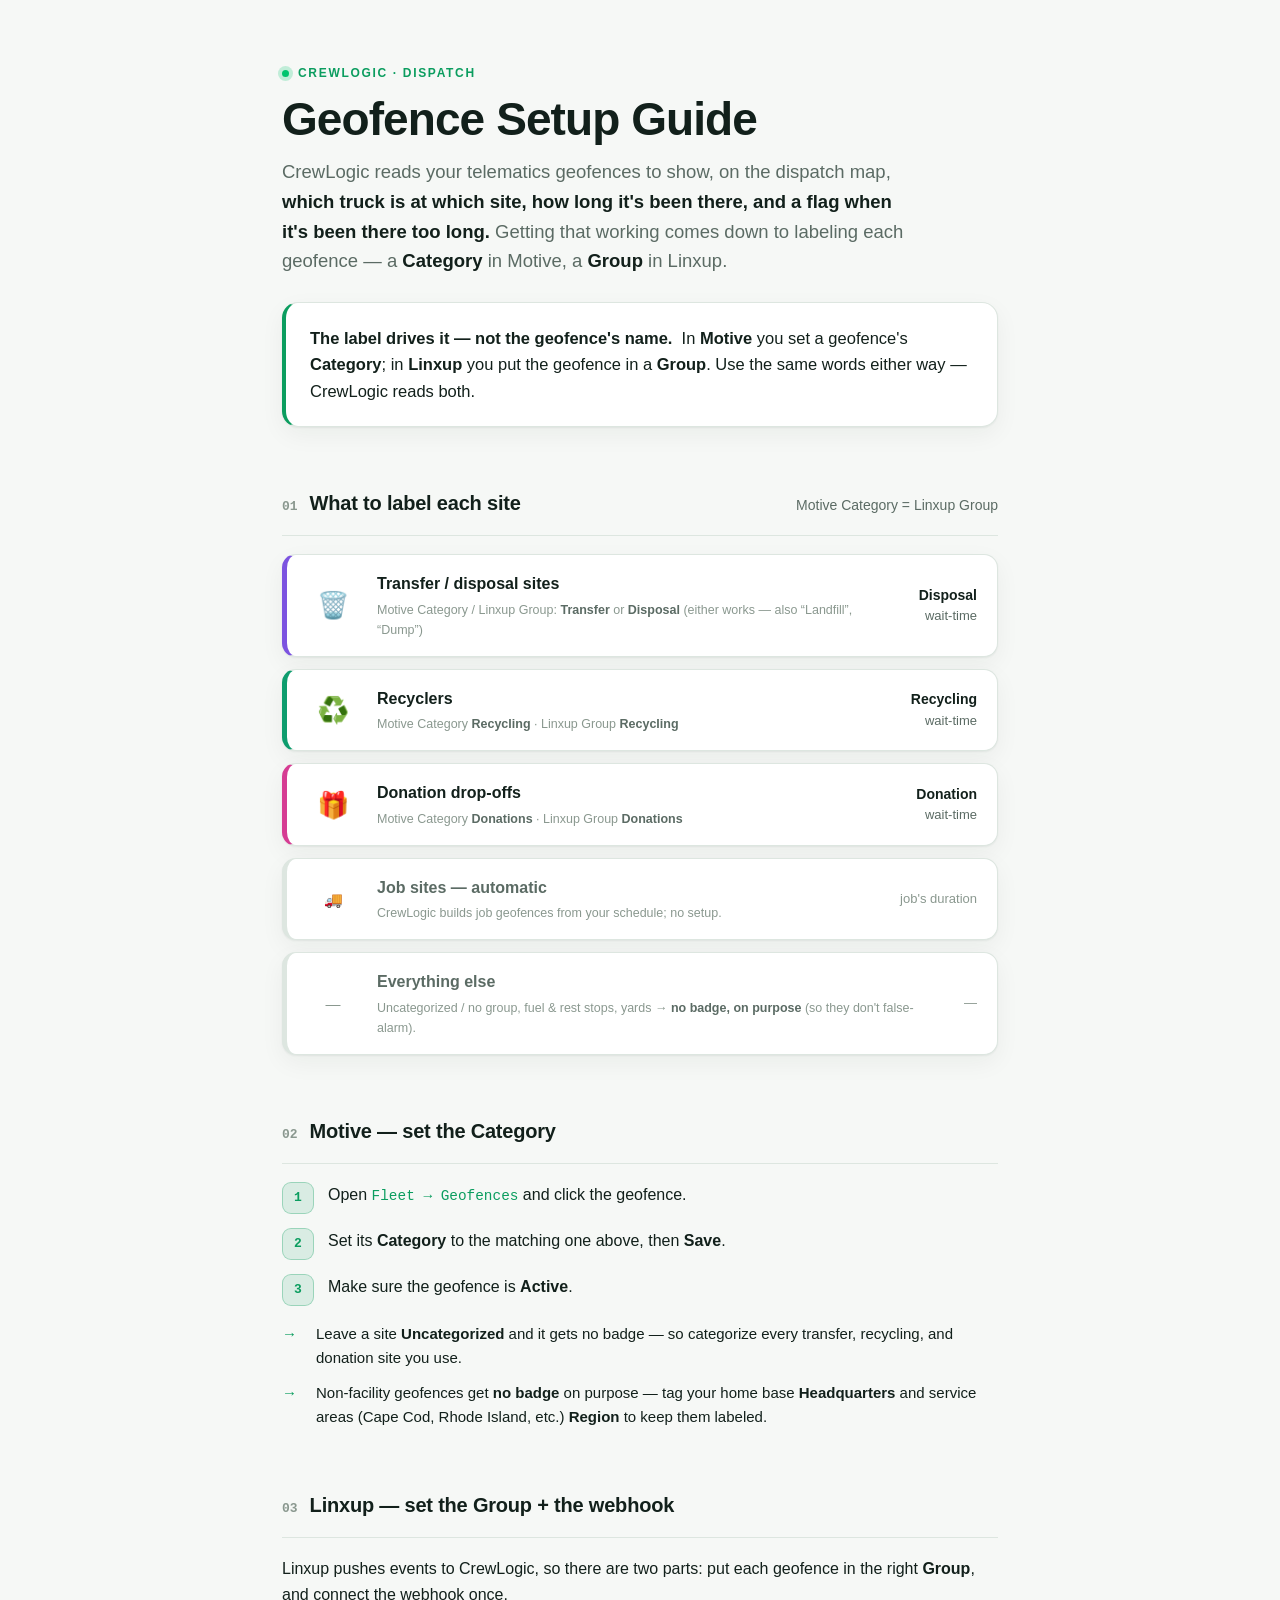
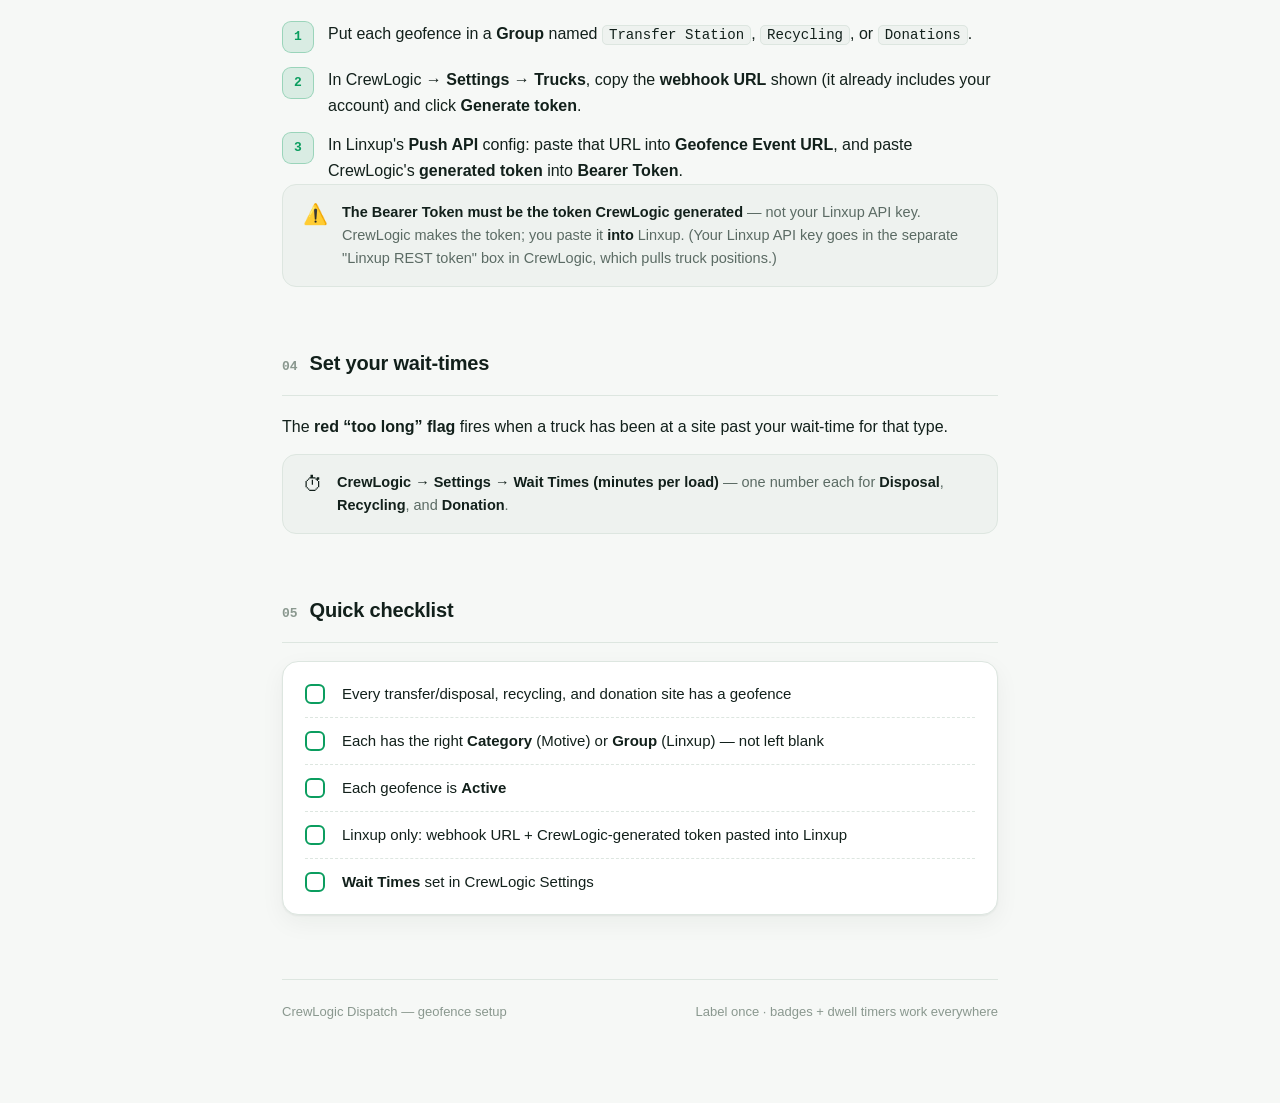
<file: geofence-guide.html>
<!doctype html>
<html lang="en">
<head>
<meta charset="utf-8">
<meta name="viewport" content="width=device-width, initial-scale=1">
<title>Geofence Setup Guide — CrewLogic Dispatch</title>
<style>
  :root {
    --bg:#f6f8f6; --panel:#ffffff; --panel-2:#eef2ef; --line:#dde6e0;
    --ink:#12201b; --muted:#5b6b64; --faint:#8a988f;
    --accent:#0b9d5f; --accent-bright:#00c46e;
    --disposal:#7c53e0; --recycling:#0e9d6e; --donation:#d63c93;
    --shadow:0 1px 2px rgba(18,32,27,.06), 0 8px 24px rgba(18,32,27,.05);
    --mono:ui-monospace,"SF Mono","Cascadia Code","JetBrains Mono",Menlo,monospace;
    --sans:-apple-system,BlinkMacSystemFont,"Segoe UI",Roboto,Helvetica,Arial,sans-serif;
  }
  @media (prefers-color-scheme: dark) {
    :root {
      --bg:#0e1613; --panel:#16211d; --panel-2:#1b2721; --line:#28352e;
      --ink:#e8f1ec; --muted:#93a69c; --faint:#6f8177;
      --accent:#2fd08a; --accent-bright:#57e6a6;
      --disposal:#a688f0; --recycling:#3fd39b; --donation:#f174b8;
      --shadow:0 1px 2px rgba(0,0,0,.3), 0 10px 30px rgba(0,0,0,.35);
    }
  }
  * { box-sizing:border-box; }
  html { -webkit-text-size-adjust:100%; }
  body { margin:0; background:var(--bg); color:var(--ink); font-family:var(--sans);
    line-height:1.6; -webkit-font-smoothing:antialiased; }
  .wrap { max-width:780px; margin:0 auto; padding:clamp(24px,5vw,64px) clamp(18px,4vw,32px) 80px; }

  .eyebrow { font-size:12px; font-weight:700; letter-spacing:.14em; text-transform:uppercase;
    color:var(--accent); margin:0 0 12px; display:flex; align-items:center; gap:9px; }
  .eyebrow .dot { width:7px; height:7px; border-radius:50%; background:var(--accent-bright);
    box-shadow:0 0 0 4px color-mix(in srgb, var(--accent-bright) 22%, transparent); }

  h1 { font-size:clamp(30px,5.4vw,46px); line-height:1.05; letter-spacing:-.02em;
    text-wrap:balance; margin:0 0 14px; font-weight:800; }
  .lede { font-size:clamp(16px,2.3vw,18.5px); color:var(--muted); max-width:62ch; margin:0; }
  .lede strong { color:var(--ink); font-weight:600; }

  h2 { font-size:20px; letter-spacing:-.01em; margin:0 0 4px; font-weight:750; }
  section { margin-top:clamp(40px,6vw,60px); }
  .sec-head { display:flex; align-items:baseline; gap:12px; margin-bottom:18px;
    padding-bottom:12px; border-bottom:1px solid var(--line); }
  .sec-num { font-family:var(--mono); font-size:13px; font-weight:600; color:var(--faint);
    font-variant-numeric:tabular-nums; }
  .sec-sub { color:var(--muted); font-size:14px; margin-left:auto; text-align:right; }

  p { margin:0 0 14px; }
  .key { font-family:var(--mono); font-size:.88em; background:var(--panel-2);
    border:1px solid var(--line); border-radius:5px; padding:1px 6px; white-space:nowrap; }

  .thesis { background:var(--panel); border:1px solid var(--line); border-radius:16px;
    padding:22px 24px; box-shadow:var(--shadow); margin:26px 0 0; border-left:4px solid var(--accent); }
  .thesis p { margin:0; font-size:16.5px; }
  .thesis .lead { font-weight:700; color:var(--ink); }

  /* naming map — the centerpiece: one row per site type, both provider terms */
  .cats { display:flex; flex-direction:column; gap:12px; }
  .cat { display:grid; grid-template-columns:52px 1fr auto; align-items:center; gap:18px;
    background:var(--panel); border:1px solid var(--line); border-left:5px solid var(--c);
    border-radius:14px; padding:16px 20px; box-shadow:var(--shadow); }
  .cat .badge { font-size:26px; line-height:1; text-align:center; }
  .cat .name { font-weight:700; font-size:16px; }
  .cat .name .term { display:block; font-weight:500; font-size:12.5px; color:var(--faint); margin-top:3px; }
  .cat .name .term b { color:var(--muted); font-weight:700; }
  .cat .uses { font-size:13px; color:var(--muted); text-align:right; white-space:nowrap; }
  .cat .uses b { color:var(--ink); font-weight:650; display:block; font-size:14px; }
  .cat.muted { border-left-color:var(--line); }
  .cat.muted .badge { font-size:15px; color:var(--faint); }

  ol.steps { list-style:none; counter-reset:s; margin:0; padding:0; display:flex; flex-direction:column; gap:14px; }
  ol.steps li { counter-increment:s; display:grid; grid-template-columns:30px 1fr; gap:16px; align-items:start; }
  ol.steps li::before { content:counter(s); font-family:var(--mono); font-weight:700; font-size:13px;
    color:var(--accent); background:color-mix(in srgb, var(--accent) 12%, transparent);
    border:1px solid color-mix(in srgb, var(--accent) 30%, transparent);
    width:30px; height:30px; border-radius:9px; display:grid; place-items:center; }
  ol.steps li b { color:var(--ink); }
  .path { font-family:var(--mono); font-size:.9em; color:var(--accent); }

  .note { background:var(--panel-2); border:1px solid var(--line); border-radius:14px;
    padding:16px 20px; display:flex; gap:14px; align-items:flex-start; }
  .note .ic { font-size:20px; line-height:1.3; }
  .note .body { font-size:14.5px; color:var(--muted); }
  .note .body b { color:var(--ink); }

  ul.pts { list-style:none; margin:16px 0 0; padding:0; display:flex; flex-direction:column; gap:11px; }
  ul.pts li { display:grid; grid-template-columns:22px 1fr; gap:12px; align-items:start; font-size:15px; }
  ul.pts li .tick { color:var(--accent); font-weight:800; }
  ul.pts li b { color:var(--ink); }

  .check { background:var(--panel); border:1px solid var(--line); border-radius:16px;
    padding:20px 22px; box-shadow:var(--shadow); }
  .check .row { display:grid; grid-template-columns:24px 1fr; gap:13px; align-items:center;
    padding:11px 0; border-bottom:1px dashed var(--line); }
  .check .row:last-child { border-bottom:0; padding-bottom:0; }
  .check .row:first-child { padding-top:0; }
  .check .box { width:20px; height:20px; border:2px solid var(--accent); border-radius:6px; }
  .check .row span { font-size:15px; }

  footer { margin-top:64px; padding-top:22px; border-top:1px solid var(--line);
    color:var(--faint); font-size:13px; display:flex; justify-content:space-between; flex-wrap:wrap; gap:8px; }
  a { color:var(--accent); }
  @media (max-width:560px) {
    .cat { grid-template-columns:44px 1fr; }
    .cat .uses { grid-column:1 / -1; text-align:left; padding-top:8px; border-top:1px dashed var(--line); }
    .sec-sub { display:none; }
  }
</style>
</head>
<body>
<div class="wrap">

  <header>
    <p class="eyebrow"><span class="dot"></span> CrewLogic · Dispatch</p>
    <h1>Geofence Setup Guide</h1>
    <p class="lede">CrewLogic reads your telematics geofences to show, on the dispatch map, <strong>which truck is at which site, how long it's been there, and a flag when it's been there too long.</strong> Getting that working comes down to labeling each geofence — a <strong>Category</strong> in Motive, a <strong>Group</strong> in Linxup.</p>

    <div class="thesis">
      <p><span class="lead">The label drives it — not the geofence's name.</span> &nbsp;In <b>Motive</b> you set a geofence's <b>Category</b>; in <b>Linxup</b> you put the geofence in a <b>Group</b>. Use the same words either way — CrewLogic reads both.</p>
    </div>
  </header>

  <section>
    <div class="sec-head">
      <span class="sec-num">01</span>
      <h2>What to label each site</h2>
      <span class="sec-sub">Motive Category = Linxup Group</span>
    </div>

    <div class="cats">
      <div class="cat" style="--c:var(--disposal)">
        <div class="badge">🗑️</div>
        <div class="name">Transfer / disposal sites<span class="term">Motive Category / Linxup Group: <b>Transfer</b> or <b>Disposal</b> <span style="color:var(--faint)">(either works — also “Landfill”, “Dump”)</span></span></div>
        <div class="uses"><b>Disposal</b> wait-time</div>
      </div>
      <div class="cat" style="--c:var(--recycling)">
        <div class="badge">♻️</div>
        <div class="name">Recyclers<span class="term">Motive Category <b>Recycling</b> · Linxup Group <b>Recycling</b></span></div>
        <div class="uses"><b>Recycling</b> wait-time</div>
      </div>
      <div class="cat" style="--c:var(--donation)">
        <div class="badge">🎁</div>
        <div class="name">Donation drop-offs<span class="term">Motive Category <b>Donations</b> · Linxup Group <b>Donations</b></span></div>
        <div class="uses"><b>Donation</b> wait-time</div>
      </div>
      <div class="cat muted" style="--c:var(--line)">
        <div class="badge">🚚</div>
        <div class="name" style="color:var(--muted)">Job sites — automatic<span class="term">CrewLogic builds job geofences from your schedule; no setup.</span></div>
        <div class="uses" style="color:var(--faint)">job's duration</div>
      </div>
      <div class="cat muted" style="--c:var(--line)">
        <div class="badge">—</div>
        <div class="name" style="color:var(--muted)">Everything else<span class="term">Uncategorized / no group, fuel &amp; rest stops, yards → <b style="color:var(--muted)">no badge, on purpose</b> (so they don't false-alarm).</span></div>
        <div class="uses" style="color:var(--faint)">—</div>
      </div>
    </div>
  </section>

  <section>
    <div class="sec-head"><span class="sec-num">02</span><h2>Motive — set the Category</h2></div>
    <ol class="steps">
      <li><div>Open <span class="path">Fleet → Geofences</span> and click the geofence.</div></li>
      <li><div>Set its <b>Category</b> to the matching one above, then <b>Save</b>.</div></li>
      <li><div>Make sure the geofence is <b>Active</b>.</div></li>
    </ol>
    <ul class="pts">
      <li><span class="tick">→</span><div>Leave a site <b>Uncategorized</b> and it gets no badge — so categorize every transfer, recycling, and donation site you use.</div></li>
      <li><span class="tick">→</span><div>Non-facility geofences get <b>no badge</b> on purpose — tag your home base <b>Headquarters</b> and service areas (Cape Cod, Rhode Island, etc.) <b>Region</b> to keep them labeled.</div></li>
    </ul>
  </section>

  <section>
    <div class="sec-head"><span class="sec-num">03</span><h2>Linxup — set the Group + the webhook</h2></div>
    <p>Linxup pushes events to CrewLogic, so there are two parts: put each geofence in the right <b>Group</b>, and connect the webhook once.</p>
    <ol class="steps">
      <li><div>Put each geofence in a <b>Group</b> named <span class="key">Transfer Station</span>, <span class="key">Recycling</span>, or <span class="key">Donations</span>.</div></li>
      <li><div>In CrewLogic → <b>Settings → Trucks</b>, copy the <b>webhook URL</b> shown (it already includes your account) and click <b>Generate token</b>.</div></li>
      <li><div>In Linxup's <b>Push API</b> config: paste that URL into <b>Geofence Event URL</b>, and paste CrewLogic's <b>generated token</b> into <b>Bearer Token</b>.</div></li>
    </ol>
    <div class="note">
      <div class="ic">⚠️</div>
      <div class="body"><b>The Bearer Token must be the token CrewLogic generated</b> — not your Linxup API key. CrewLogic makes the token; you paste it <b>into</b> Linxup. (Your Linxup API key goes in the separate "Linxup REST token" box in CrewLogic, which pulls truck positions.)</div>
    </div>
  </section>

  <section>
    <div class="sec-head"><span class="sec-num">04</span><h2>Set your wait-times</h2></div>
    <p>The <b>red “too long” flag</b> fires when a truck has been at a site past your wait-time for that type.</p>
    <div class="note">
      <div class="ic">⏱</div>
      <div class="body"><b>CrewLogic → Settings → Wait Times (minutes per load)</b> — one number each for <b>Disposal</b>, <b>Recycling</b>, and <b>Donation</b>.</div>
    </div>
  </section>

  <section>
    <div class="sec-head"><span class="sec-num">05</span><h2>Quick checklist</h2></div>
    <div class="check">
      <div class="row"><span class="box"></span><span>Every transfer/disposal, recycling, and donation site has a geofence</span></div>
      <div class="row"><span class="box"></span><span>Each has the right <b>Category</b> (Motive) or <b>Group</b> (Linxup) — not left blank</span></div>
      <div class="row"><span class="box"></span><span>Each geofence is <b>Active</b></span></div>
      <div class="row"><span class="box"></span><span>Linxup only: webhook URL + CrewLogic-generated token pasted into Linxup</span></div>
      <div class="row"><span class="box"></span><span><b>Wait Times</b> set in CrewLogic Settings</span></div>
    </div>
  </section>

  <footer>
    <span>CrewLogic Dispatch — geofence setup</span>
    <span>Label once · badges + dwell timers work everywhere</span>
  </footer>

</div>
</body>
</html>
</file>
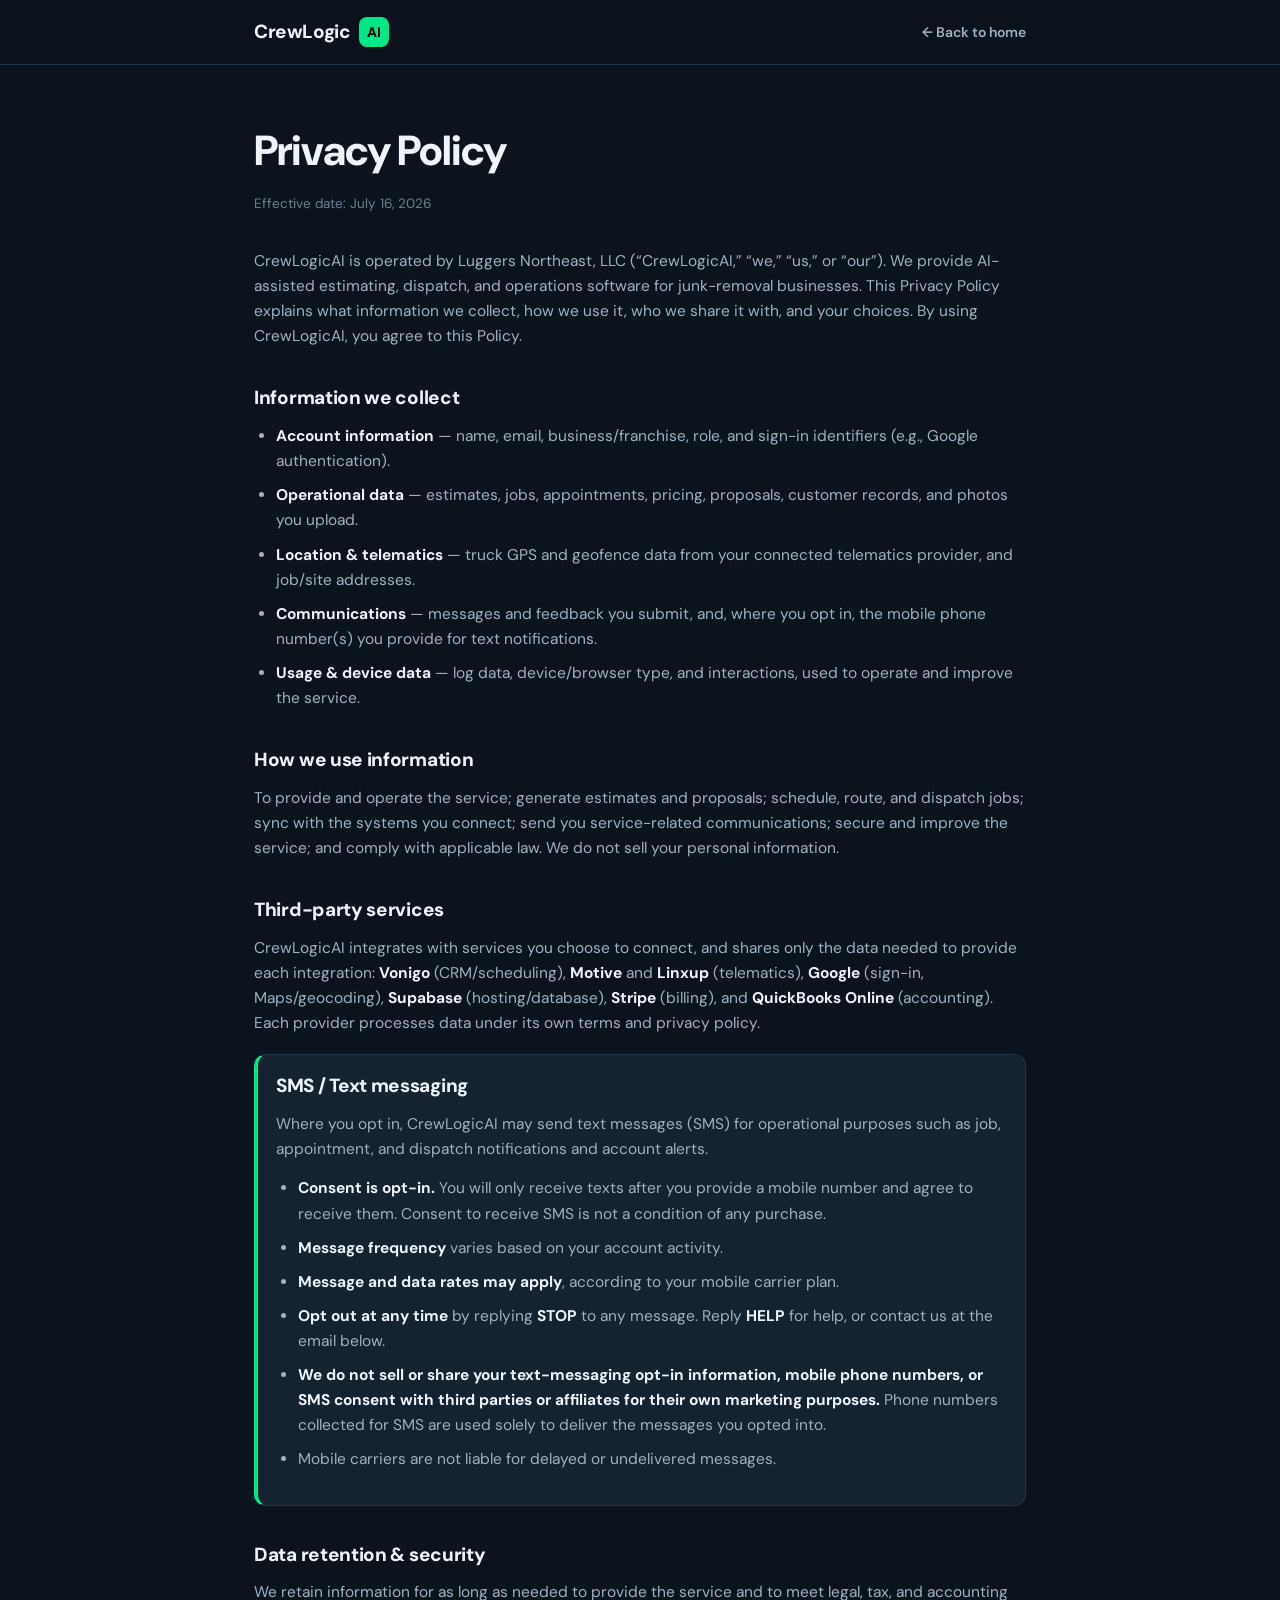
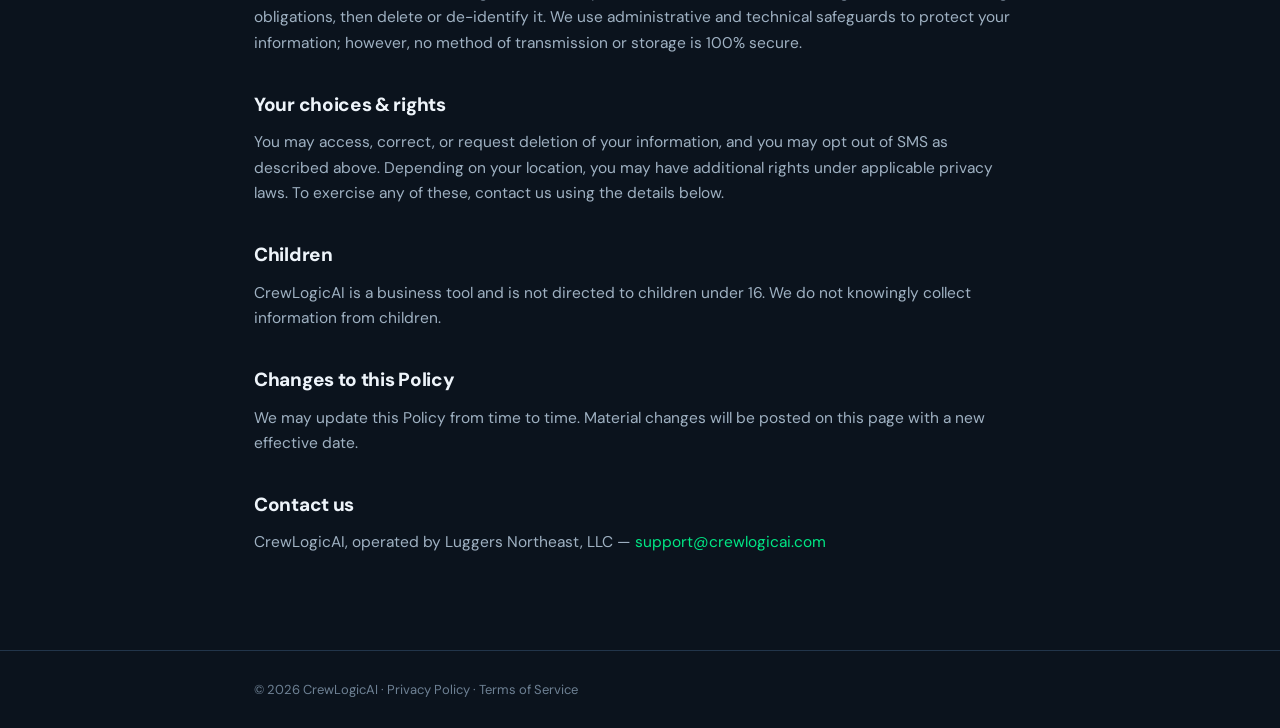
<file: marketing/privacy.html>
<!DOCTYPE html>
<html lang="en">
<head>
<meta charset="UTF-8">
<meta name="viewport" content="width=device-width, initial-scale=1.0">
<title>Privacy Policy — CrewLogicAI</title>
<meta name="description" content="CrewLogicAI Privacy Policy — what we collect, how we use it, third-party integrations, and SMS/text-messaging terms.">
<link rel="preconnect" href="https://fonts.googleapis.com">
<link rel="preconnect" href="https://fonts.gstatic.com" crossorigin>
<link href="https://fonts.googleapis.com/css2?family=DM+Sans:wght@400;500;600;700;800&display=swap" rel="stylesheet">
<style>
  :root{--bg:#0b131d;--bg-2:#0e1825;--card:#152230;--ink:#eef4fa;--body:#9fb1c2;--muted:#6e8194;--green:#00E785;--green-ink:#04261a;--border:#22354a;--radius:16px;}
  *{box-sizing:border-box;margin:0;padding:0;}
  body{font-family:'DM Sans',system-ui,-apple-system,sans-serif;color:var(--body);background:var(--bg);line-height:1.62;-webkit-font-smoothing:antialiased;}
  a{color:var(--green);text-decoration:none;} a:hover{text-decoration:underline;}
  .wrap{max-width:820px;margin:0 auto;padding:0 24px;}
  header{position:sticky;top:0;z-index:50;background:rgba(11,19,29,0.82);backdrop-filter:blur(10px);border-bottom:1px solid var(--border);}
  .nav{display:flex;align-items:center;justify-content:space-between;height:64px;}
  .logo{display:flex;align-items:center;gap:9px;font-weight:800;font-size:19px;color:var(--ink);letter-spacing:-0.4px;}
  .logo .ai-box{display:inline-flex;align-items:center;justify-content:center;background:var(--green);color:#000;font-weight:800;font-size:14px;border-radius:8px;padding:4px 8px;}
  .back{font-size:14px;font-weight:600;color:var(--body);}
  main{padding:52px 0 80px;}
  h1{font-size:clamp(30px,4.4vw,42px);font-weight:800;color:var(--ink);letter-spacing:-1px;margin-bottom:8px;}
  .eff{font-size:13.5px;color:var(--muted);margin-bottom:34px;}
  h2{font-size:19px;font-weight:800;color:var(--ink);margin:34px 0 10px;letter-spacing:-0.3px;}
  p{margin-bottom:14px;font-size:15.5px;}
  ul{margin:0 0 16px 22px;} li{margin-bottom:9px;font-size:15.5px;}
  strong{color:var(--ink);}
  .callout{background:var(--card);border:1px solid var(--border);border-left:4px solid var(--green);border-radius:12px;padding:16px 18px;margin:18px 0;}
  .callout h2{margin-top:0;}
  footer{border-top:1px solid var(--border);padding:28px 0;font-size:13px;color:var(--muted);}
  footer a{color:var(--muted);} footer a:hover{color:var(--ink);}
</style>
</head>
<body>
<header><div class="wrap"><div class="nav">
  <a href="/" class="logo">CrewLogic<span class="ai-box">AI</span></a>
  <a href="/" class="back">← Back to home</a>
</div></div></header>

<main><div class="wrap">
  <h1>Privacy Policy</h1>
  <div class="eff">Effective date: July 16, 2026</div>

  <p>CrewLogicAI is operated by Luggers Northeast, LLC (&ldquo;CrewLogicAI,&rdquo; &ldquo;we,&rdquo; &ldquo;us,&rdquo; or &ldquo;our&rdquo;). We provide AI-assisted estimating, dispatch, and operations software for junk-removal businesses. This Privacy Policy explains what information we collect, how we use it, who we share it with, and your choices. By using CrewLogicAI, you agree to this Policy.</p>

  <h2>Information we collect</h2>
  <ul>
    <li><strong>Account information</strong> — name, email, business/franchise, role, and sign-in identifiers (e.g., Google authentication).</li>
    <li><strong>Operational data</strong> — estimates, jobs, appointments, pricing, proposals, customer records, and photos you upload.</li>
    <li><strong>Location &amp; telematics</strong> — truck GPS and geofence data from your connected telematics provider, and job/site addresses.</li>
    <li><strong>Communications</strong> — messages and feedback you submit, and, where you opt in, the mobile phone number(s) you provide for text notifications.</li>
    <li><strong>Usage &amp; device data</strong> — log data, device/browser type, and interactions, used to operate and improve the service.</li>
  </ul>

  <h2>How we use information</h2>
  <p>To provide and operate the service; generate estimates and proposals; schedule, route, and dispatch jobs; sync with the systems you connect; send you service-related communications; secure and improve the service; and comply with applicable law. We do not sell your personal information.</p>

  <h2>Third-party services</h2>
  <p>CrewLogicAI integrates with services you choose to connect, and shares only the data needed to provide each integration: <strong>Vonigo</strong> (CRM/scheduling), <strong>Motive</strong> and <strong>Linxup</strong> (telematics), <strong>Google</strong> (sign-in, Maps/geocoding), <strong>Supabase</strong> (hosting/database), <strong>Stripe</strong> (billing), and <strong>QuickBooks Online</strong> (accounting). Each provider processes data under its own terms and privacy policy.</p>

  <div class="callout">
    <h2>SMS / Text messaging</h2>
    <p>Where you opt in, CrewLogicAI may send text messages (SMS) for operational purposes such as job, appointment, and dispatch notifications and account alerts.</p>
    <ul>
      <li><strong>Consent is opt-in.</strong> You will only receive texts after you provide a mobile number and agree to receive them. Consent to receive SMS is not a condition of any purchase.</li>
      <li><strong>Message frequency</strong> varies based on your account activity.</li>
      <li><strong>Message and data rates may apply</strong>, according to your mobile carrier plan.</li>
      <li><strong>Opt out at any time</strong> by replying <strong>STOP</strong> to any message. Reply <strong>HELP</strong> for help, or contact us at the email below.</li>
      <li><strong>We do not sell or share your text-messaging opt-in information, mobile phone numbers, or SMS consent with third parties or affiliates for their own marketing purposes.</strong> Phone numbers collected for SMS are used solely to deliver the messages you opted into.</li>
      <li>Mobile carriers are not liable for delayed or undelivered messages.</li>
    </ul>
  </div>

  <h2>Data retention &amp; security</h2>
  <p>We retain information for as long as needed to provide the service and to meet legal, tax, and accounting obligations, then delete or de-identify it. We use administrative and technical safeguards to protect your information; however, no method of transmission or storage is 100% secure.</p>

  <h2>Your choices &amp; rights</h2>
  <p>You may access, correct, or request deletion of your information, and you may opt out of SMS as described above. Depending on your location, you may have additional rights under applicable privacy laws. To exercise any of these, contact us using the details below.</p>

  <h2>Children</h2>
  <p>CrewLogicAI is a business tool and is not directed to children under 16. We do not knowingly collect information from children.</p>

  <h2>Changes to this Policy</h2>
  <p>We may update this Policy from time to time. Material changes will be posted on this page with a new effective date.</p>

  <h2>Contact us</h2>
  <p>CrewLogicAI, operated by Luggers Northeast, LLC &mdash; <a href="mailto:support@crewlogicai.com">support@crewlogicai.com</a></p>
</div></main>

<footer><div class="wrap">
  &copy; 2026 CrewLogicAI · <a href="/privacy.html">Privacy Policy</a> · <a href="/terms.html">Terms of Service</a>
</div></footer>
</body>
</html>
</file>
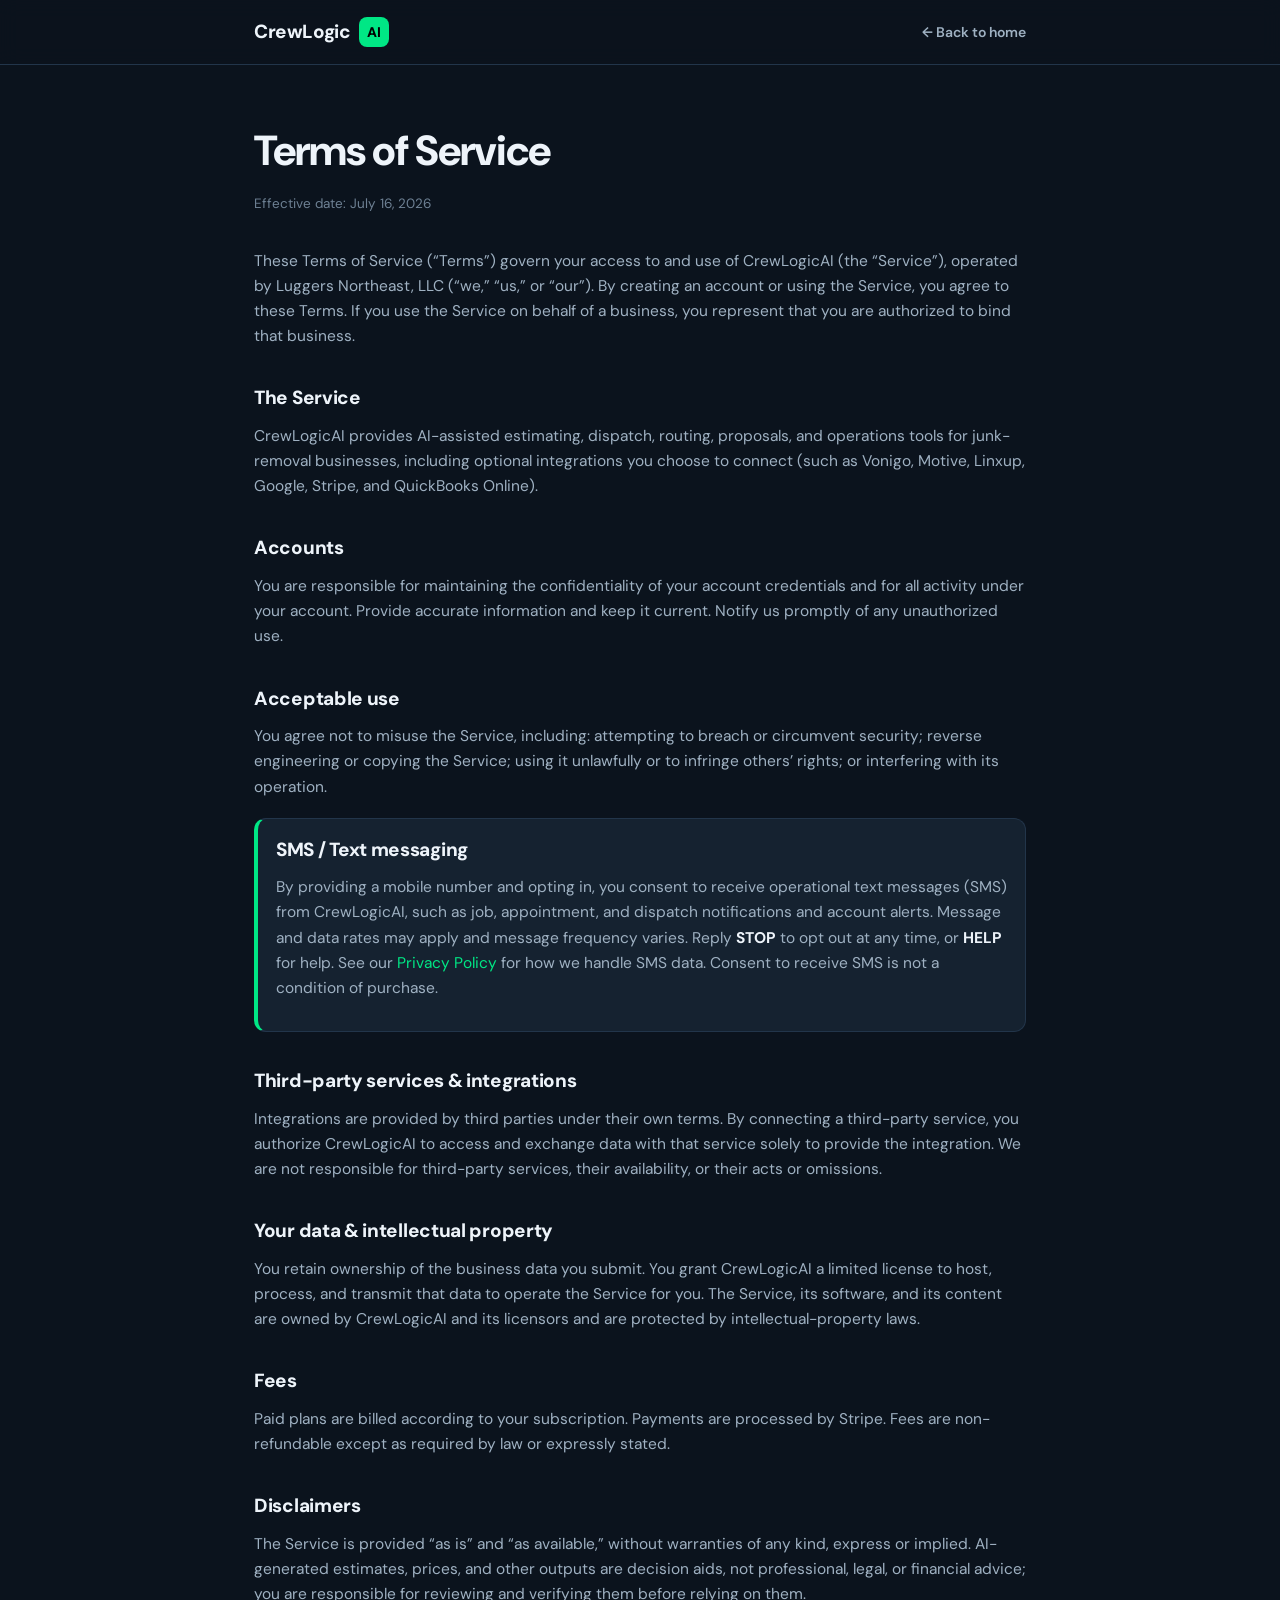
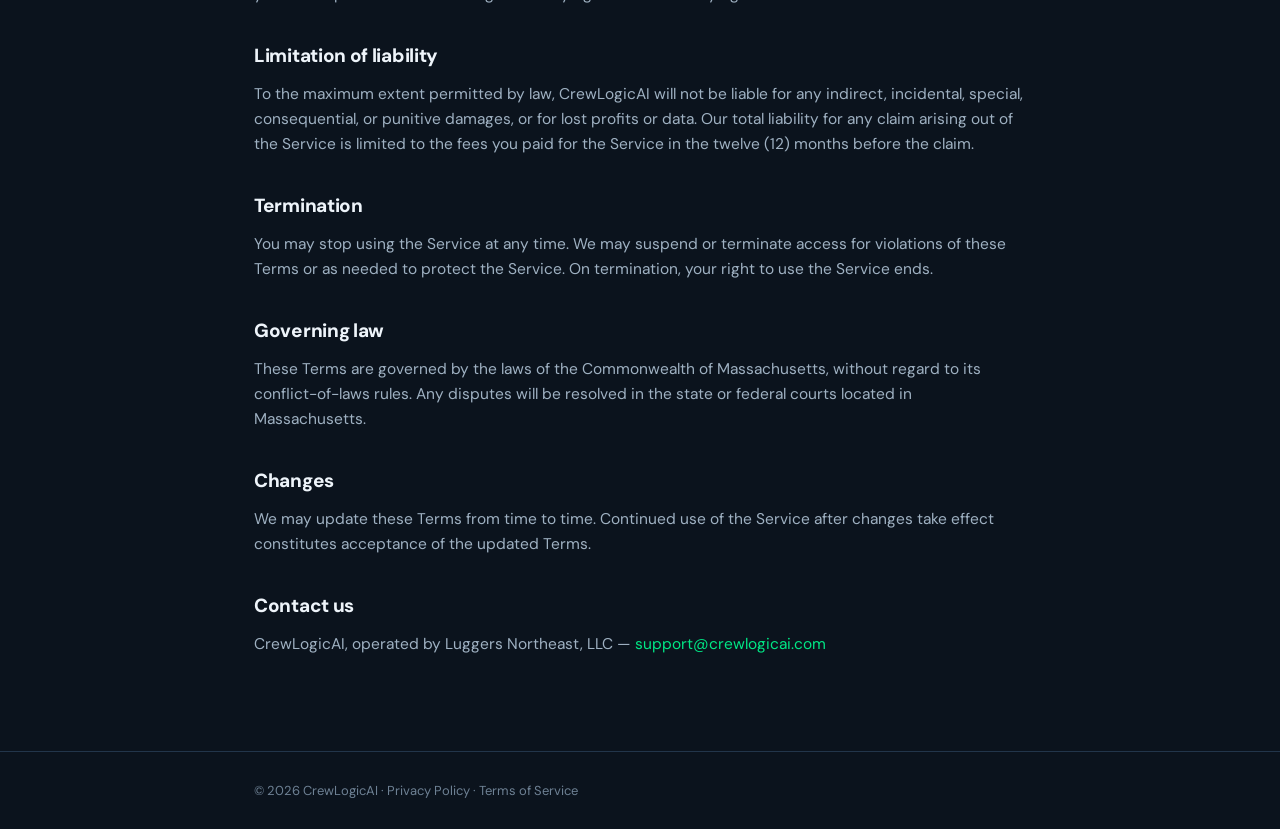
<file: marketing/terms.html>
<!DOCTYPE html>
<html lang="en">
<head>
<meta charset="UTF-8">
<meta name="viewport" content="width=device-width, initial-scale=1.0">
<title>Terms of Service — CrewLogicAI</title>
<meta name="description" content="CrewLogicAI Terms of Service / End-User License Agreement — accounts, acceptable use, SMS terms, integrations, and liability.">
<link rel="preconnect" href="https://fonts.googleapis.com">
<link rel="preconnect" href="https://fonts.gstatic.com" crossorigin>
<link href="https://fonts.googleapis.com/css2?family=DM+Sans:wght@400;500;600;700;800&display=swap" rel="stylesheet">
<style>
  :root{--bg:#0b131d;--bg-2:#0e1825;--card:#152230;--ink:#eef4fa;--body:#9fb1c2;--muted:#6e8194;--green:#00E785;--green-ink:#04261a;--border:#22354a;--radius:16px;}
  *{box-sizing:border-box;margin:0;padding:0;}
  body{font-family:'DM Sans',system-ui,-apple-system,sans-serif;color:var(--body);background:var(--bg);line-height:1.62;-webkit-font-smoothing:antialiased;}
  a{color:var(--green);text-decoration:none;} a:hover{text-decoration:underline;}
  .wrap{max-width:820px;margin:0 auto;padding:0 24px;}
  header{position:sticky;top:0;z-index:50;background:rgba(11,19,29,0.82);backdrop-filter:blur(10px);border-bottom:1px solid var(--border);}
  .nav{display:flex;align-items:center;justify-content:space-between;height:64px;}
  .logo{display:flex;align-items:center;gap:9px;font-weight:800;font-size:19px;color:var(--ink);letter-spacing:-0.4px;}
  .logo .ai-box{display:inline-flex;align-items:center;justify-content:center;background:var(--green);color:#000;font-weight:800;font-size:14px;border-radius:8px;padding:4px 8px;}
  .back{font-size:14px;font-weight:600;color:var(--body);}
  main{padding:52px 0 80px;}
  h1{font-size:clamp(30px,4.4vw,42px);font-weight:800;color:var(--ink);letter-spacing:-1px;margin-bottom:8px;}
  .eff{font-size:13.5px;color:var(--muted);margin-bottom:34px;}
  h2{font-size:19px;font-weight:800;color:var(--ink);margin:34px 0 10px;letter-spacing:-0.3px;}
  p{margin-bottom:14px;font-size:15.5px;}
  ul{margin:0 0 16px 22px;} li{margin-bottom:9px;font-size:15.5px;}
  strong{color:var(--ink);}
  .callout{background:var(--card);border:1px solid var(--border);border-left:4px solid var(--green);border-radius:12px;padding:16px 18px;margin:18px 0;}
  .callout h2{margin-top:0;}
  footer{border-top:1px solid var(--border);padding:28px 0;font-size:13px;color:var(--muted);}
  footer a{color:var(--muted);} footer a:hover{color:var(--ink);}
</style>
</head>
<body>
<header><div class="wrap"><div class="nav">
  <a href="/" class="logo">CrewLogic<span class="ai-box">AI</span></a>
  <a href="/" class="back">← Back to home</a>
</div></div></header>

<main><div class="wrap">
  <h1>Terms of Service</h1>
  <div class="eff">Effective date: July 16, 2026</div>

  <p>These Terms of Service (&ldquo;Terms&rdquo;) govern your access to and use of CrewLogicAI (the &ldquo;Service&rdquo;), operated by Luggers Northeast, LLC (&ldquo;we,&rdquo; &ldquo;us,&rdquo; or &ldquo;our&rdquo;). By creating an account or using the Service, you agree to these Terms. If you use the Service on behalf of a business, you represent that you are authorized to bind that business.</p>

  <h2>The Service</h2>
  <p>CrewLogicAI provides AI-assisted estimating, dispatch, routing, proposals, and operations tools for junk-removal businesses, including optional integrations you choose to connect (such as Vonigo, Motive, Linxup, Google, Stripe, and QuickBooks Online).</p>

  <h2>Accounts</h2>
  <p>You are responsible for maintaining the confidentiality of your account credentials and for all activity under your account. Provide accurate information and keep it current. Notify us promptly of any unauthorized use.</p>

  <h2>Acceptable use</h2>
  <p>You agree not to misuse the Service, including: attempting to breach or circumvent security; reverse engineering or copying the Service; using it unlawfully or to infringe others&rsquo; rights; or interfering with its operation.</p>

  <div class="callout">
    <h2>SMS / Text messaging</h2>
    <p>By providing a mobile number and opting in, you consent to receive operational text messages (SMS) from CrewLogicAI, such as job, appointment, and dispatch notifications and account alerts. Message and data rates may apply and message frequency varies. Reply <strong>STOP</strong> to opt out at any time, or <strong>HELP</strong> for help. See our <a href="/privacy.html">Privacy Policy</a> for how we handle SMS data. Consent to receive SMS is not a condition of purchase.</p>
  </div>

  <h2>Third-party services &amp; integrations</h2>
  <p>Integrations are provided by third parties under their own terms. By connecting a third-party service, you authorize CrewLogicAI to access and exchange data with that service solely to provide the integration. We are not responsible for third-party services, their availability, or their acts or omissions.</p>

  <h2>Your data &amp; intellectual property</h2>
  <p>You retain ownership of the business data you submit. You grant CrewLogicAI a limited license to host, process, and transmit that data to operate the Service for you. The Service, its software, and its content are owned by CrewLogicAI and its licensors and are protected by intellectual-property laws.</p>

  <h2>Fees</h2>
  <p>Paid plans are billed according to your subscription. Payments are processed by Stripe. Fees are non-refundable except as required by law or expressly stated.</p>

  <h2>Disclaimers</h2>
  <p>The Service is provided &ldquo;as is&rdquo; and &ldquo;as available,&rdquo; without warranties of any kind, express or implied. AI-generated estimates, prices, and other outputs are decision aids, not professional, legal, or financial advice; you are responsible for reviewing and verifying them before relying on them.</p>

  <h2>Limitation of liability</h2>
  <p>To the maximum extent permitted by law, CrewLogicAI will not be liable for any indirect, incidental, special, consequential, or punitive damages, or for lost profits or data. Our total liability for any claim arising out of the Service is limited to the fees you paid for the Service in the twelve (12) months before the claim.</p>

  <h2>Termination</h2>
  <p>You may stop using the Service at any time. We may suspend or terminate access for violations of these Terms or as needed to protect the Service. On termination, your right to use the Service ends.</p>

  <h2>Governing law</h2>
  <p>These Terms are governed by the laws of the Commonwealth of Massachusetts, without regard to its conflict-of-laws rules. Any disputes will be resolved in the state or federal courts located in Massachusetts.</p>

  <h2>Changes</h2>
  <p>We may update these Terms from time to time. Continued use of the Service after changes take effect constitutes acceptance of the updated Terms.</p>

  <h2>Contact us</h2>
  <p>CrewLogicAI, operated by Luggers Northeast, LLC &mdash; <a href="mailto:support@crewlogicai.com">support@crewlogicai.com</a></p>
</div></main>

<footer><div class="wrap">
  &copy; 2026 CrewLogicAI · <a href="/privacy.html">Privacy Policy</a> · <a href="/terms.html">Terms of Service</a>
</div></footer>
</body>
</html>
</file>
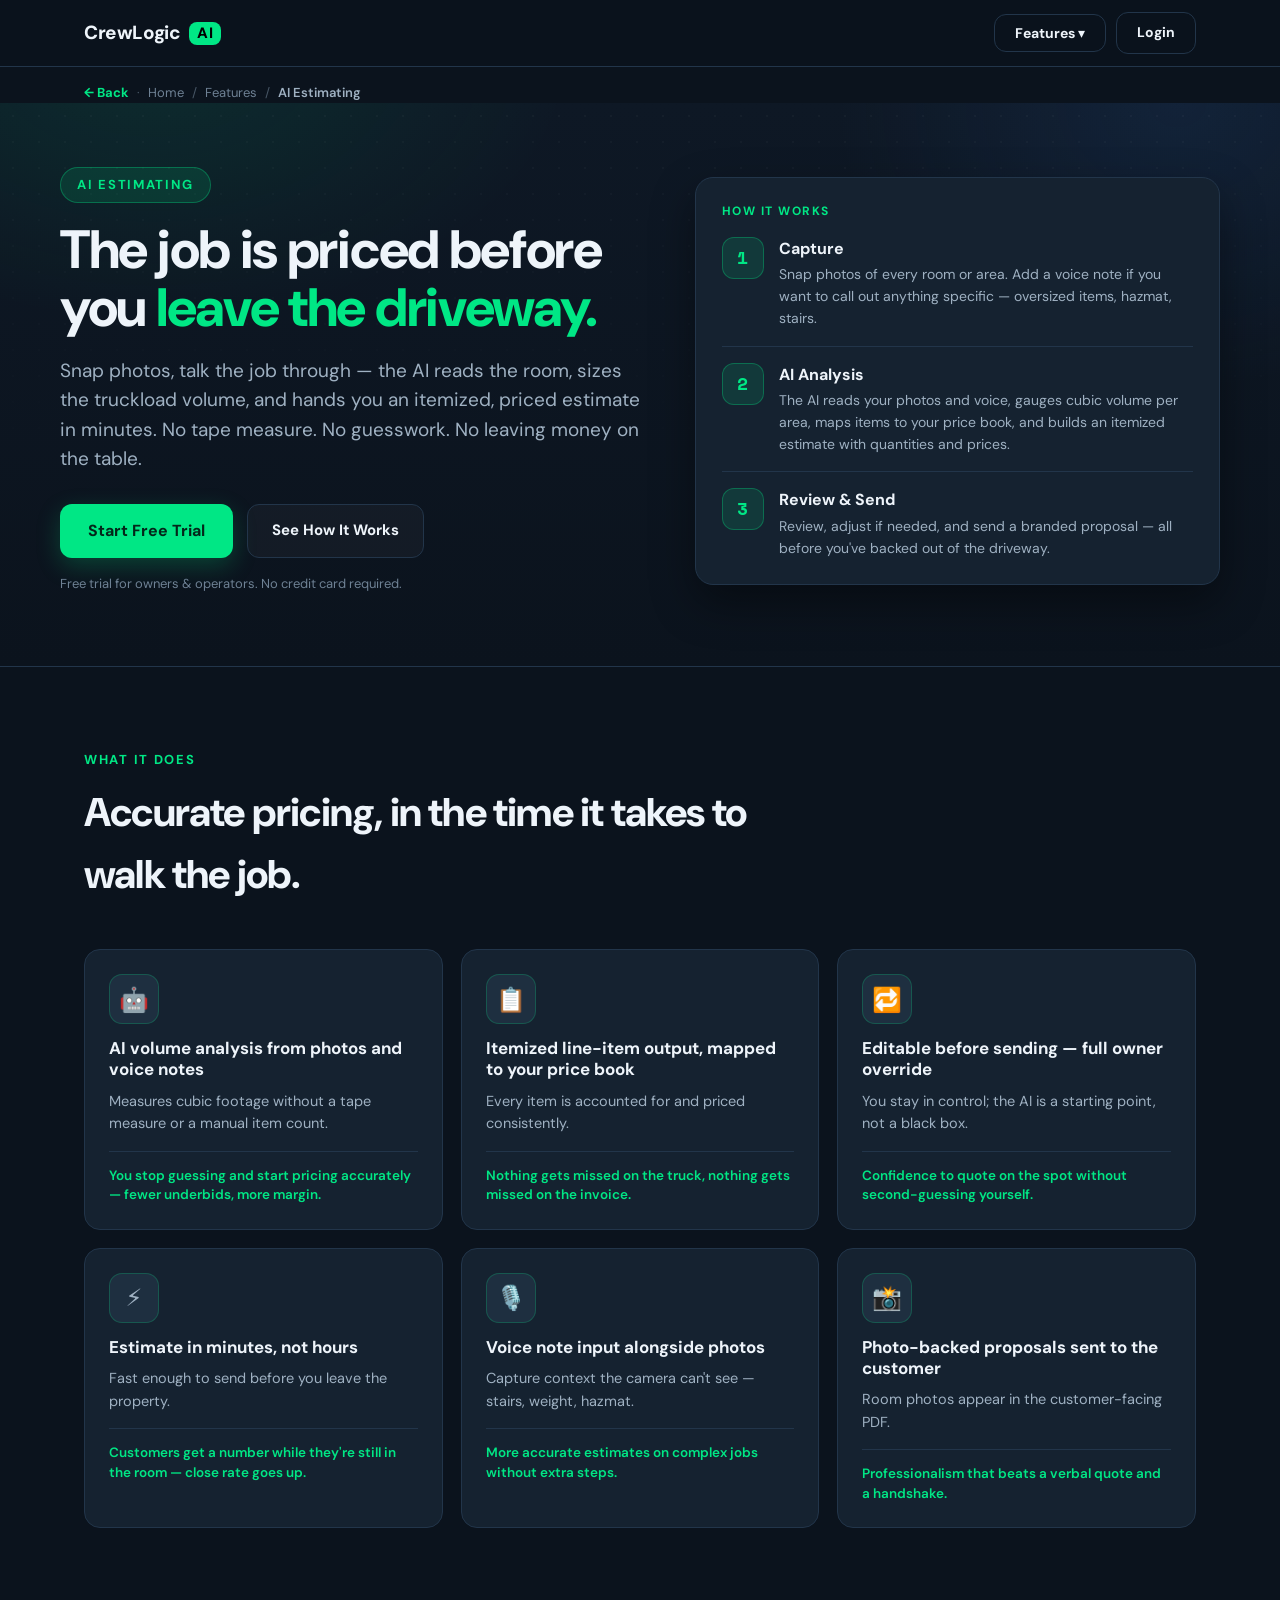
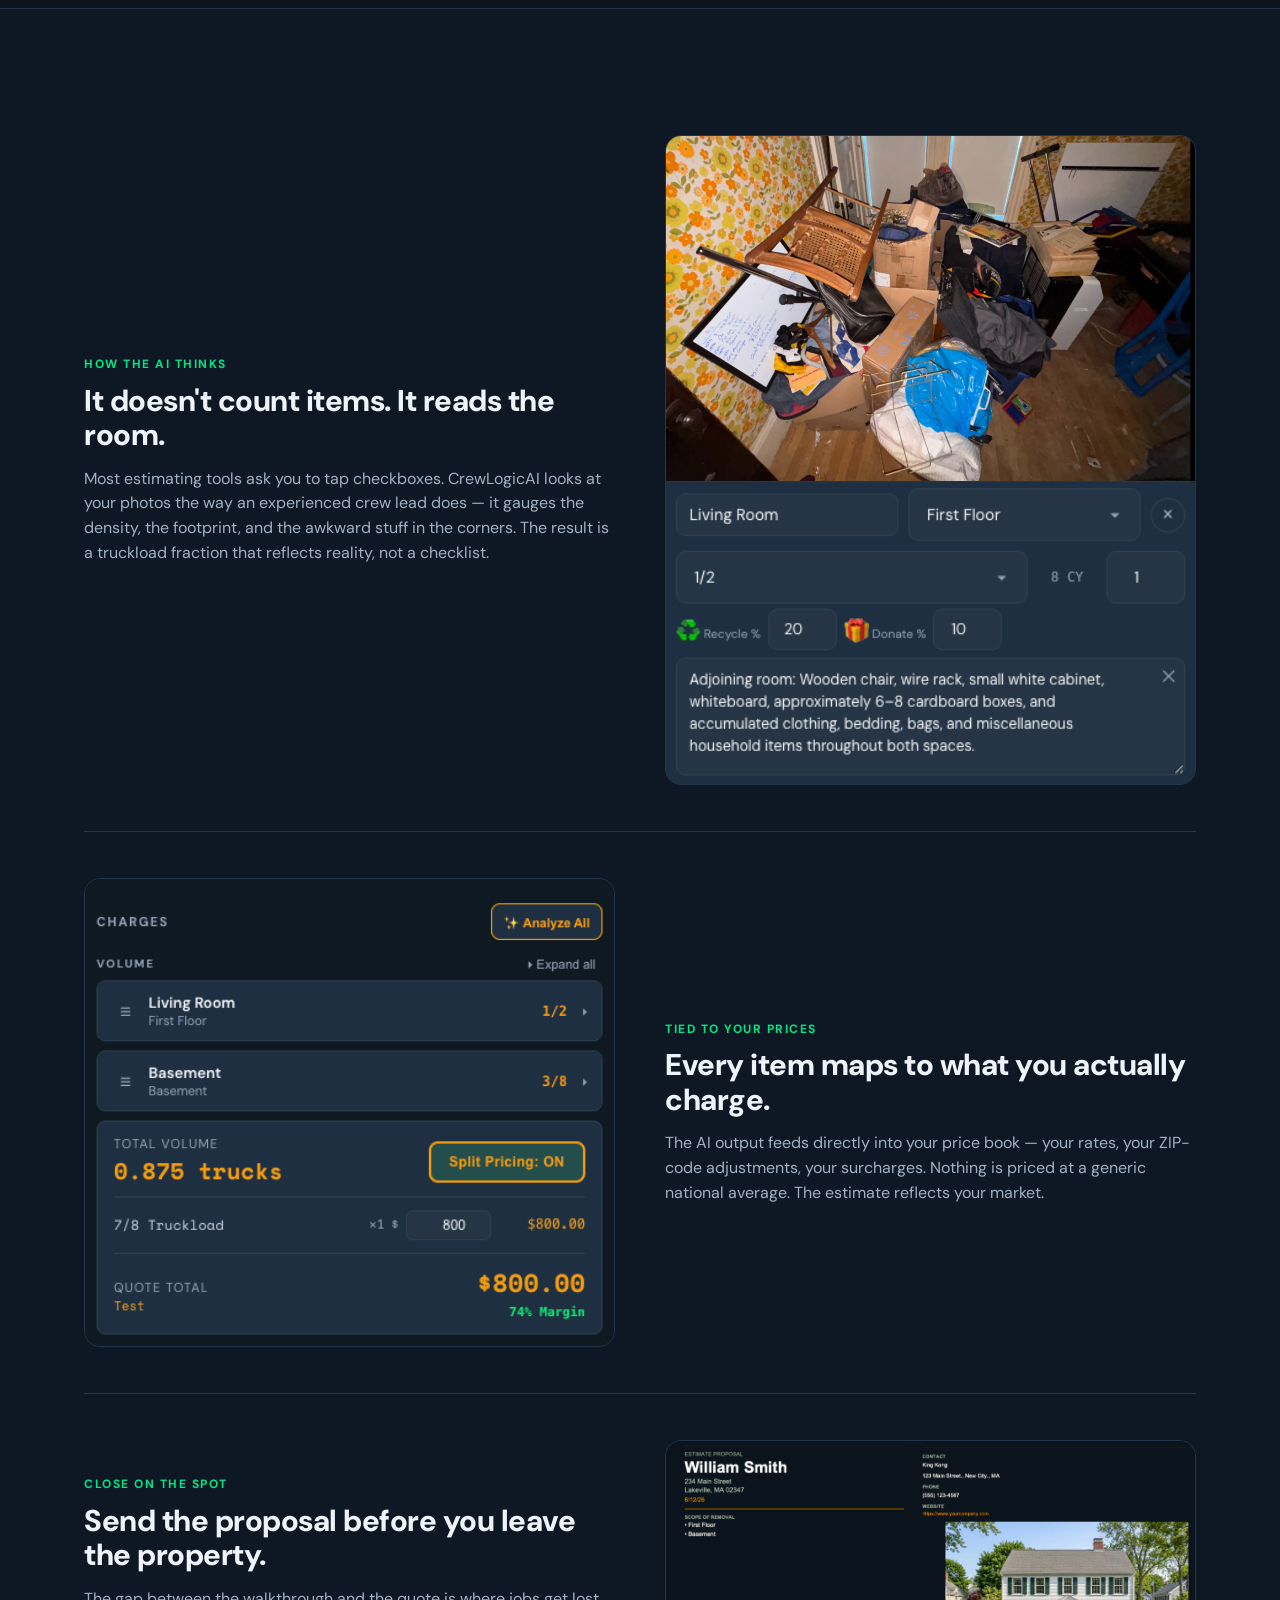
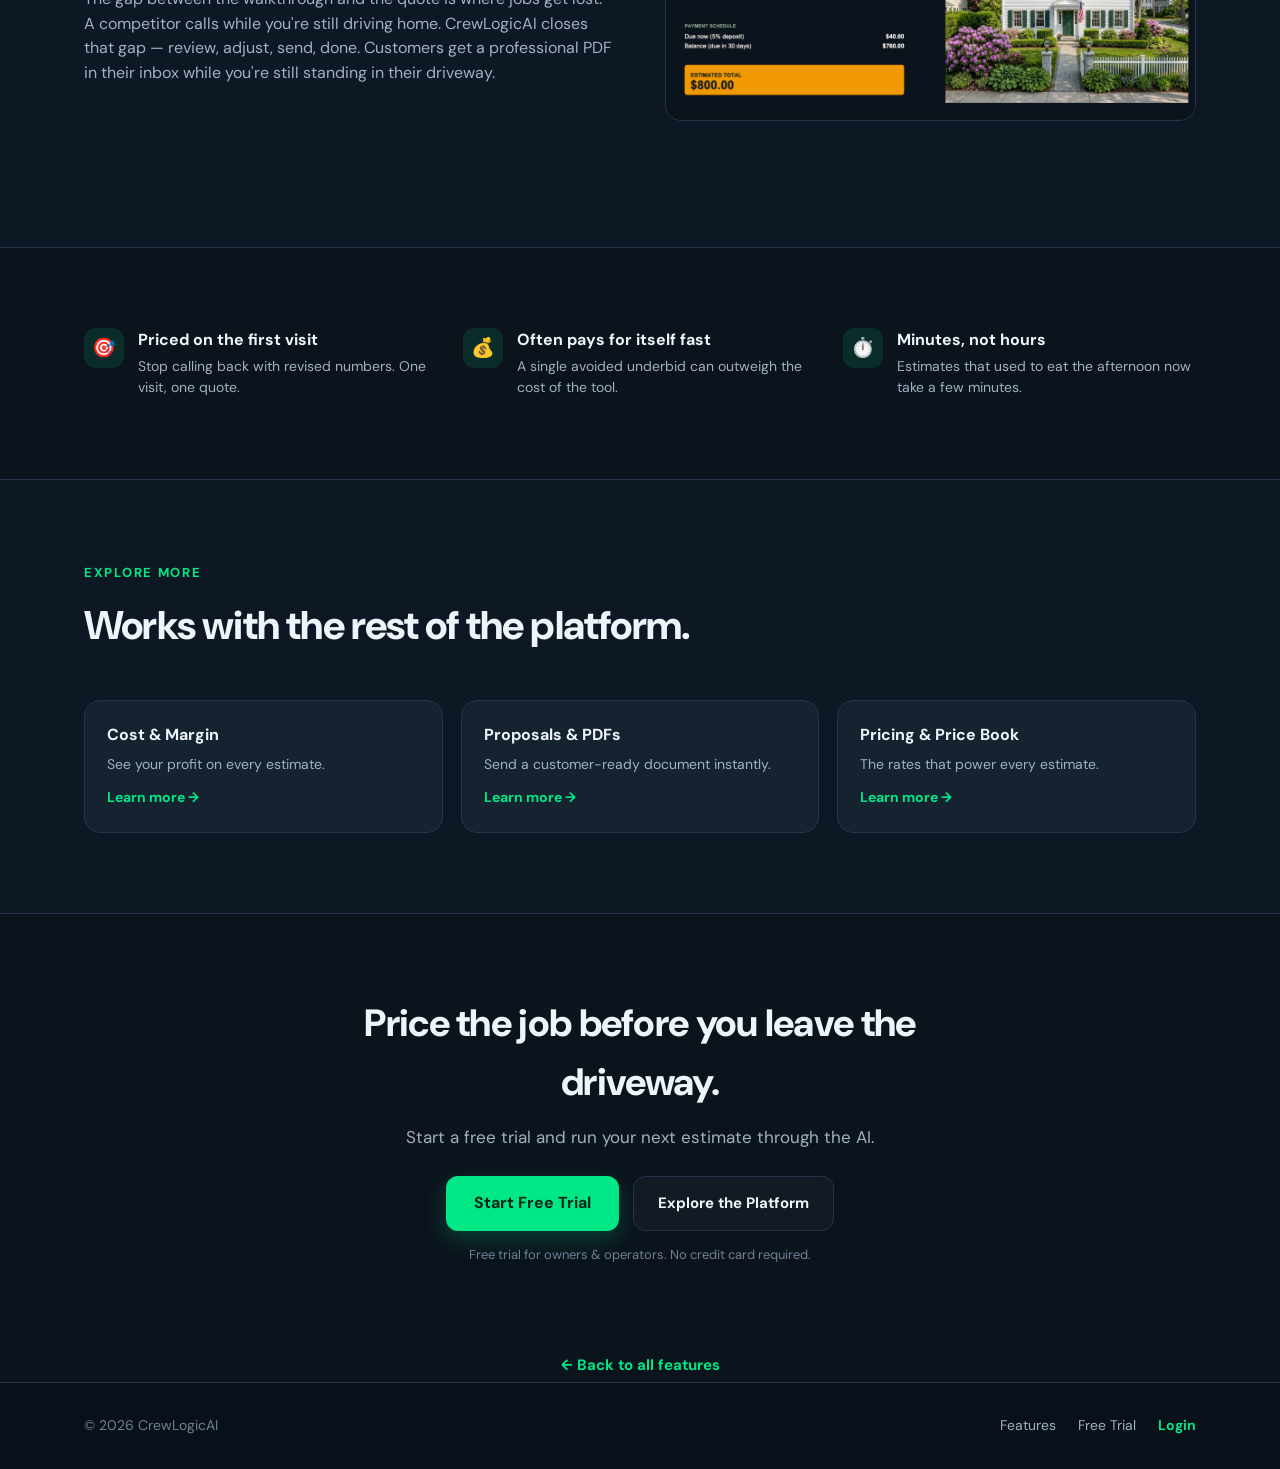
<file: marketing/features/ai-estimating.html>
<!DOCTYPE html>
<html lang="en">
<head>
<meta charset="UTF-8">
<meta name="viewport" content="width=device-width, initial-scale=1.0">
<title>AI Estimating — CrewLogicAI</title>
<meta name="description" content="Photos and voice notes become a priced, itemized estimate in minutes. The AI sizes truckload volume so nothing gets missed and nothing gets under-priced.">
<link rel="canonical" href="https://crewlogicai.com/features/ai-estimating.html">
<meta property="og:type" content="website">
<meta property="og:title" content="AI Estimating — CrewLogicAI">
<meta property="og:description" content="Snap photos, talk the job through — the AI reads the room, sizes the truckload volume, and hands you an itemized, priced estimate in minutes.">
<meta property="og:url" content="https://crewlogicai.com/features/ai-estimating.html">
<link rel="preconnect" href="https://fonts.googleapis.com">
<link rel="preconnect" href="https://fonts.gstatic.com" crossorigin>
<link href="https://fonts.googleapis.com/css2?family=DM+Sans:wght@400;500;600;700;800&family=Space+Mono:wght@700&display=swap" rel="stylesheet">
<link href="features.css" rel="stylesheet">
</head>
<body>

<header>
  <div class="wrap nav">
    <a class="logo" href="/">CrewLogic<span class="ai-box">AI</span></a>
    <div class="nav-links">
      <div class="dropdown" id="featDropdown">
        <button class="btn btn-ghost" onclick="this.closest('.dropdown').classList.toggle('open')">Features ▾</button>
        <div class="dropdown-menu">
          <a href="/features/ai-estimating.html" aria-current="page">🤖 AI Estimating</a>
          <a href="/features/cost-margin.html">💵 Cost &amp; Margin</a>
          <a href="/features/price-book.html">🏷️ Pricing &amp; Price Book</a>
          <a href="/features/proposals.html">📄 Proposals &amp; PDFs</a>
          <a href="/features/yard-signs.html">🪧 Yard Signs</a>
          <a href="/features/crm-integration.html">🔗 CRM Integration</a>
        </div>
      </div>
      <a href="https://app.crewlogicai.com" class="btn btn-ghost">Login</a>
    </div>
  </div>
</header>

<div class="wrap">
  <nav class="crumb"><a class="back" href="/#features">← Back</a><span class="sep">·</span><a href="/">Home</a><span class="sep">/</span><a href="/#features">Features</a><span class="sep">/</span><b>AI Estimating</b></nav>
</div>

<!-- HERO -->
<section class="hero" style="padding:0;">
  <div class="wrap hero-grid">
    <div class="hero-copy">
      <span class="eyebrow pill">AI Estimating</span>
      <h1>The job is priced before you <span class="accent">leave the driveway.</span></h1>
      <p class="sub">Snap photos, talk the job through — the AI reads the room, sizes the truckload volume, and hands you an itemized, priced estimate in minutes. No tape measure. No guesswork. No leaving money on the table.</p>
      <div class="cta-row">
        <a href="/#trial" class="btn btn-green">Start Free Trial</a>
        <a href="#how" class="btn btn-outline">See How It Works</a>
      </div>
      <div class="reassure">Free trial for owners &amp; operators. No credit card required.</div>
    </div>
    <div class="how" id="how">
      <div class="lab">How it works</div>
      <div class="step"><div class="num">1</div><div><h4>Capture</h4><p>Snap photos of every room or area. Add a voice note if you want to call out anything specific — oversized items, hazmat, stairs.</p></div></div>
      <div class="step"><div class="num">2</div><div><h4>AI Analysis</h4><p>The AI reads your photos and voice, gauges cubic volume per area, maps items to your price book, and builds an itemized estimate with quantities and prices.</p></div></div>
      <div class="step"><div class="num">3</div><div><h4>Review &amp; Send</h4><p>Review, adjust if needed, and send a branded proposal — all before you've backed out of the driveway.</p></div></div>
    </div>
  </div>
</section>

<!-- FAB GRID -->
<section>
  <div class="wrap">
    <div class="head">
      <span class="eyebrow">What it does</span>
      <h2>Accurate pricing, in the time it takes to walk the job.</h2>
    </div>
    <div class="fab">
      <div class="card"><div class="ico">🤖</div><h3>AI volume analysis from photos and voice notes</h3><p class="adv">Measures cubic footage without a tape measure or a manual item count.</p><div class="ben">You stop guessing and start pricing accurately — fewer underbids, more margin.</div></div>
      <div class="card"><div class="ico">📋</div><h3>Itemized line-item output, mapped to your price book</h3><p class="adv">Every item is accounted for and priced consistently.</p><div class="ben">Nothing gets missed on the truck, nothing gets missed on the invoice.</div></div>
      <div class="card"><div class="ico">🔁</div><h3>Editable before sending — full owner override</h3><p class="adv">You stay in control; the AI is a starting point, not a black box.</p><div class="ben">Confidence to quote on the spot without second-guessing yourself.</div></div>
      <div class="card"><div class="ico">⚡</div><h3>Estimate in minutes, not hours</h3><p class="adv">Fast enough to send before you leave the property.</p><div class="ben">Customers get a number while they're still in the room — close rate goes up.</div></div>
      <div class="card"><div class="ico">🎙️</div><h3>Voice note input alongside photos</h3><p class="adv">Capture context the camera can't see — stairs, weight, hazmat.</p><div class="ben">More accurate estimates on complex jobs without extra steps.</div></div>
      <div class="card"><div class="ico">📸</div><h3>Photo-backed proposals sent to the customer</h3><p class="adv">Room photos appear in the customer-facing PDF.</p><div class="ben">Professionalism that beats a verbal quote and a handshake.</div></div>
    </div>
  </div>
</section>

<!-- DETAIL STRIPS -->
<section class="sec-2">
  <div class="wrap">
    <div class="strip">
      <div class="copy">
        <div class="lab">How the AI thinks</div>
        <h3>It doesn't count items. It reads the room.</h3>
        <p>Most estimating tools ask you to tap checkboxes. CrewLogicAI looks at your photos the way an experienced crew lead does — it gauges the density, the footprint, and the awkward stuff in the corners. The result is a truckload fraction that reflects reality, not a checklist.</p>
      </div>
      <figure class="shot"><img src="img/ai-room-photo.png" alt="Crew photo of a cluttered room to clear out" loading="lazy" onerror="this.closest('.shot').classList.add('shot--empty')"><img src="img/ai-analysis.png" alt="AI analysis: itemized contents and volume" loading="lazy" style="border-top:1px solid var(--border);"><figcaption>[ Screenshot: AI photo analysis ]</figcaption></figure>
    </div>
    <div class="strip">
      <div class="copy">
        <div class="lab">Tied to your prices</div>
        <h3>Every item maps to what you actually charge.</h3>
        <p>The AI output feeds directly into your price book — your rates, your ZIP-code adjustments, your surcharges. Nothing is priced at a generic national average. The estimate reflects your market.</p>
      </div>
      <figure class="shot"><img src="img/itemized-estimate.png" alt="Itemized estimate with line items and prices" loading="lazy" onerror="this.closest('.shot').classList.add('shot--empty')"><figcaption>[ Screenshot: Itemized estimate with line items and prices ]</figcaption></figure>
    </div>
    <div class="strip">
      <div class="copy">
        <div class="lab">Close on the spot</div>
        <h3>Send the proposal before you leave the property.</h3>
        <p>The gap between the walkthrough and the quote is where jobs get lost. A competitor calls while you're still driving home. CrewLogicAI closes that gap — review, adjust, send, done. Customers get a professional PDF in their inbox while you're still standing in their driveway.</p>
      </div>
      <figure class="shot"><img src="img/proposal-send.png" alt="Proposal send screen / email preview" loading="lazy" onerror="this.closest('.shot').classList.add('shot--empty')"><figcaption>[ Screenshot: Proposal send screen / email preview ]</figcaption></figure>
    </div>
  </div>
</section>

<!-- PROOF BAND -->
<section>
  <div class="wrap">
    <div class="trust">
      <div class="t"><div class="tk">🎯</div><div><h4>Priced on the first visit</h4><p>Stop calling back with revised numbers. One visit, one quote.</p></div></div>
      <div class="t"><div class="tk">💰</div><div><h4>Often pays for itself fast</h4><p>A single avoided underbid can outweigh the cost of the tool.</p></div></div>
      <div class="t"><div class="tk">⏱️</div><div><h4>Minutes, not hours</h4><p>Estimates that used to eat the afternoon now take a few minutes.</p></div></div>
    </div>
  </div>
</section>

<!-- RELATED -->
<section class="sec-2">
  <div class="wrap">
    <div class="head"><span class="eyebrow">Explore more</span><h2>Works with the rest of the platform.</h2></div>
    <div class="related">
      <a href="/features/cost-margin.html"><h3>Cost &amp; Margin</h3><p>See your profit on every estimate.</p><span class="go">Learn more →</span></a>
      <a href="/features/proposals.html"><h3>Proposals &amp; PDFs</h3><p>Send a customer-ready document instantly.</p><span class="go">Learn more →</span></a>
      <a href="/features/price-book.html"><h3>Pricing &amp; Price Book</h3><p>The rates that power every estimate.</p><span class="go">Learn more →</span></a>
    </div>
  </div>
</section>

<!-- TRIAL CTA -->
<section>
  <div class="wrap">
    <div class="cta-band">
      <h2>Price the job before you leave the driveway.</h2>
      <p>Start a free trial and run your next estimate through the AI.</p>
      <div class="cta-row">
        <a href="/#trial" class="btn btn-green">Start Free Trial</a>
        <a href="/#features" class="btn btn-outline">Explore the Platform</a>
      </div>
      <div class="reassure">Free trial for owners &amp; operators. No credit card required.</div>
    </div>
  </div>
</section>

<div class="wrap"><div class="backrow"><a href="/#features">← Back to all features</a></div></div>

<footer>
  <div class="wrap foot">
    <div>© <span id="yr"></span> CrewLogicAI</div>
    <div class="links">
      <a href="/#features">Features</a><a href="/#trial">Free Trial</a><a href="https://app.crewlogicai.com" class="login">Login</a>
    </div>
  </div>
</footer>

<script>
  document.getElementById('yr').textContent = new Date().getFullYear();
  // Close the Features dropdown when tapping/clicking outside it (mobile-friendly toggle).
  document.addEventListener('click', function (e) {
    var dd = document.getElementById('featDropdown');
    if (dd && !dd.contains(e.target)) dd.classList.remove('open');
  });
</script>
</body>
</html>
</file>
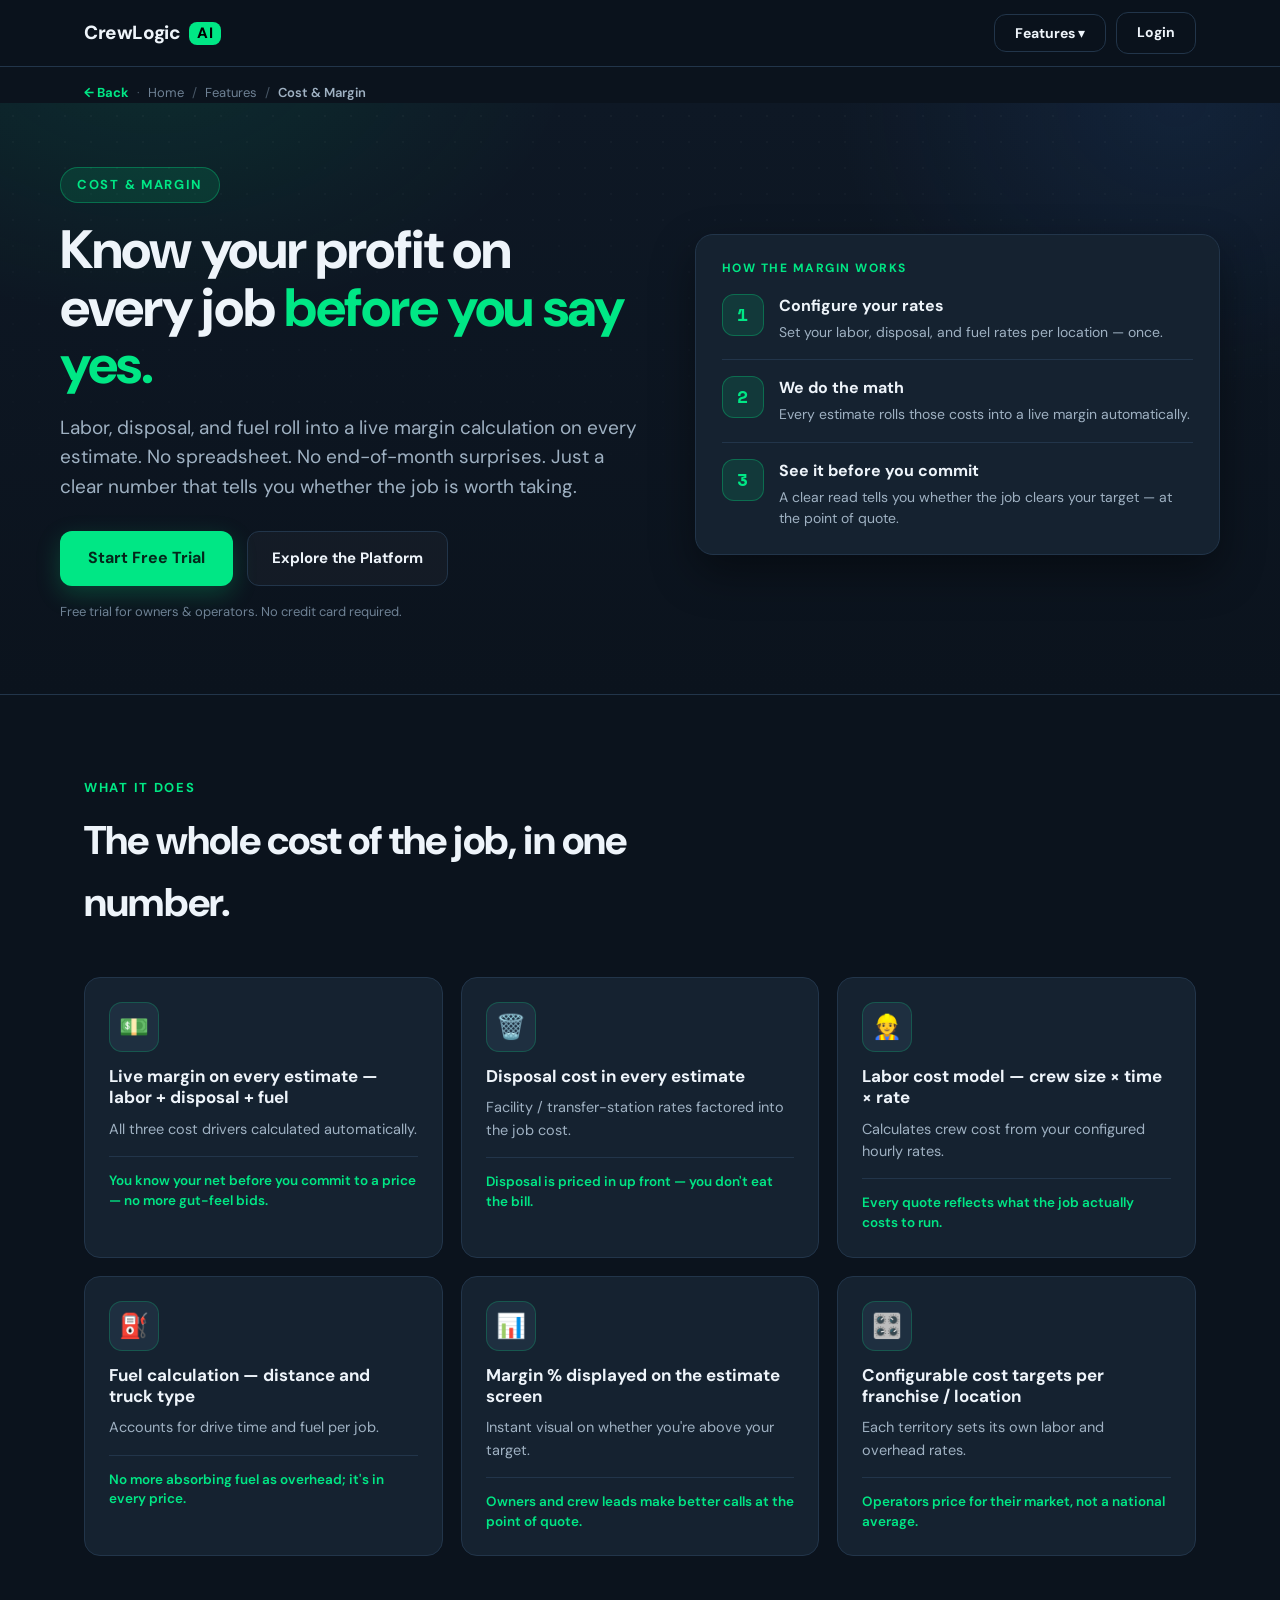
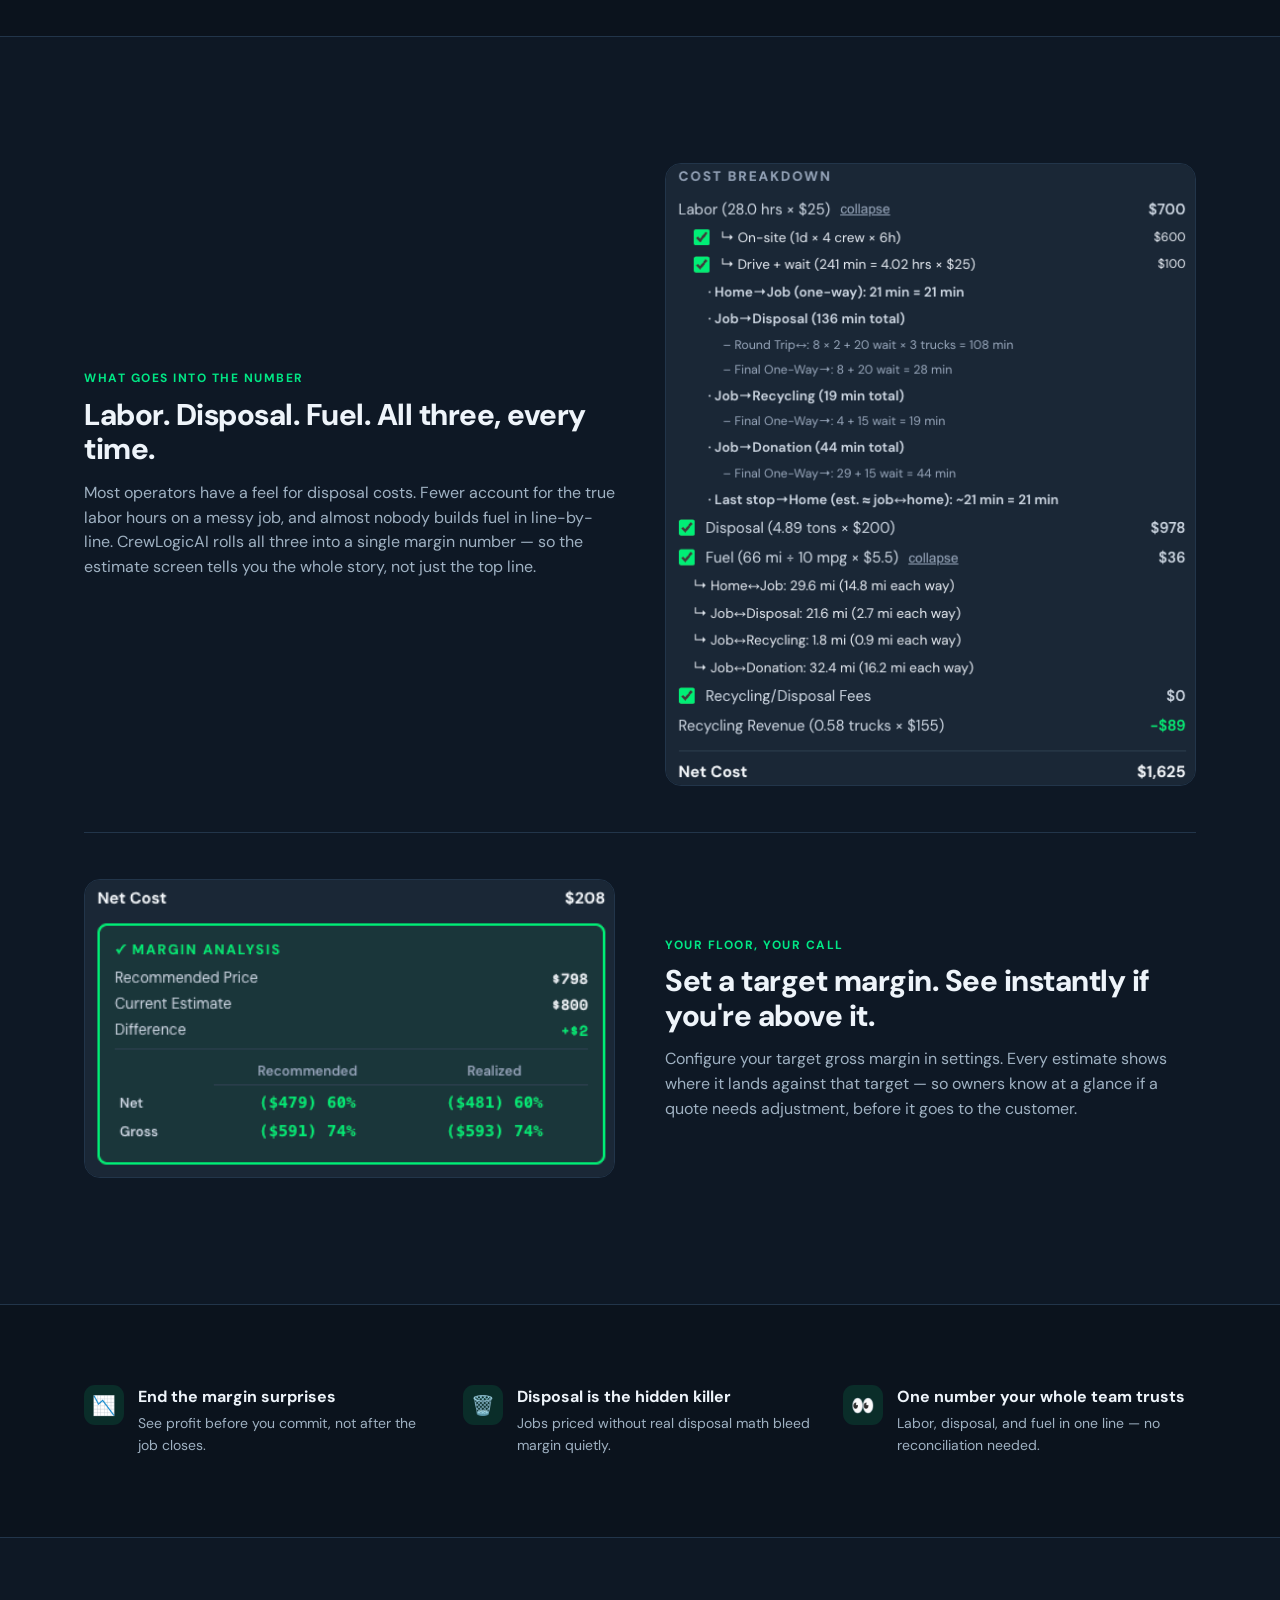
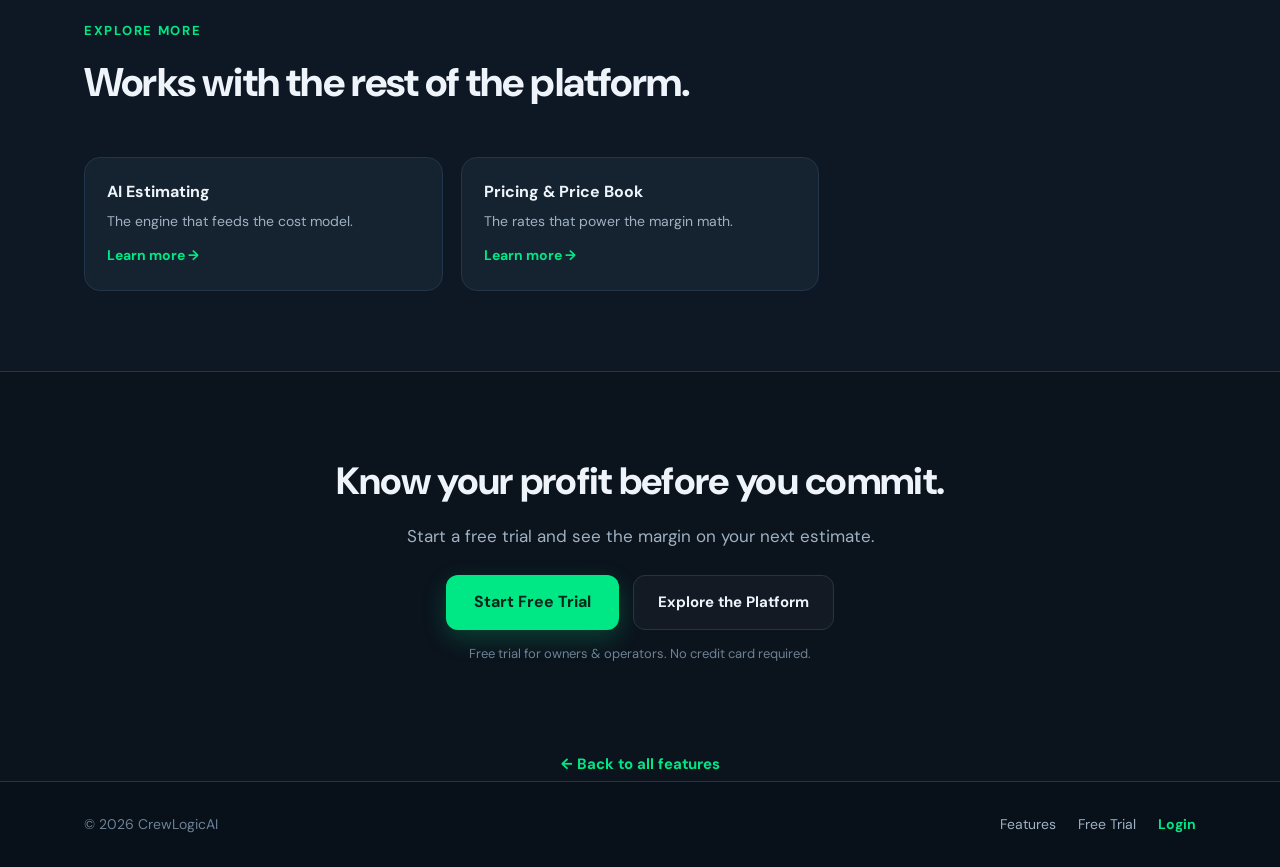
<file: marketing/features/cost-margin.html>
<!DOCTYPE html>
<html lang="en">
<head>
<meta charset="UTF-8">
<meta name="viewport" content="width=device-width, initial-scale=1.0">
<title>Cost &amp; Margin — CrewLogicAI</title>
<meta name="description" content="Labor, disposal, and fuel roll into a live margin on every estimate. Know your profit before you say yes — no spreadsheet, no end-of-month surprises.">
<link rel="canonical" href="https://crewlogicai.com/features/cost-margin.html">
<meta property="og:type" content="website">
<meta property="og:title" content="Cost &amp; Margin — CrewLogicAI">
<meta property="og:description" content="Labor, disposal, and fuel roll into a live margin on every estimate. Know your profit before you commit to a price.">
<meta property="og:url" content="https://crewlogicai.com/features/cost-margin.html">
<link rel="preconnect" href="https://fonts.googleapis.com">
<link rel="preconnect" href="https://fonts.gstatic.com" crossorigin>
<link href="https://fonts.googleapis.com/css2?family=DM+Sans:wght@400;500;600;700;800&family=Space+Mono:wght@700&display=swap" rel="stylesheet">
<link href="features.css" rel="stylesheet">
</head>
<body>

<header>
  <div class="wrap nav">
    <a class="logo" href="/">CrewLogic<span class="ai-box">AI</span></a>
    <div class="nav-links">
      <div class="dropdown" id="featDropdown">
        <button class="btn btn-ghost" onclick="this.closest('.dropdown').classList.toggle('open')">Features ▾</button>
        <div class="dropdown-menu">
          <a href="/features/ai-estimating.html">🤖 AI Estimating</a>
          <a href="/features/cost-margin.html" aria-current="page">💵 Cost &amp; Margin</a>
          <a href="/features/price-book.html">🏷️ Pricing &amp; Price Book</a>
          <a href="/features/proposals.html">📄 Proposals &amp; PDFs</a>
          <a href="/features/yard-signs.html">🪧 Yard Signs</a>
          <a href="/features/crm-integration.html">🔗 CRM Integration</a>
        </div>
      </div>
      <a href="https://app.crewlogicai.com" class="btn btn-ghost">Login</a>
    </div>
  </div>
</header>

<div class="wrap">
  <nav class="crumb"><a class="back" href="/#features">← Back</a><span class="sep">·</span><a href="/">Home</a><span class="sep">/</span><a href="/#features">Features</a><span class="sep">/</span><b>Cost &amp; Margin</b></nav>
</div>

<!-- HERO -->
<section class="hero" style="padding:0;">
  <div class="wrap hero-grid">
    <div class="hero-copy">
      <span class="eyebrow pill">Cost &amp; Margin</span>
      <h1>Know your profit on every job <span class="accent">before you say yes.</span></h1>
      <p class="sub">Labor, disposal, and fuel roll into a live margin calculation on every estimate. No spreadsheet. No end-of-month surprises. Just a clear number that tells you whether the job is worth taking.</p>
      <div class="cta-row">
        <a href="/#trial" class="btn btn-green">Start Free Trial</a>
        <a href="/#features" class="btn btn-outline">Explore the Platform</a>
      </div>
      <div class="reassure">Free trial for owners &amp; operators. No credit card required.</div>
    </div>
    <div class="how">
      <div class="lab">How the margin works</div>
      <div class="step"><div class="num">1</div><div><h4>Configure your rates</h4><p>Set your labor, disposal, and fuel rates per location — once.</p></div></div>
      <div class="step"><div class="num">2</div><div><h4>We do the math</h4><p>Every estimate rolls those costs into a live margin automatically.</p></div></div>
      <div class="step"><div class="num">3</div><div><h4>See it before you commit</h4><p>A clear read tells you whether the job clears your target — at the point of quote.</p></div></div>
    </div>
  </div>
</section>

<!-- FAB GRID -->
<section>
  <div class="wrap">
    <div class="head">
      <span class="eyebrow">What it does</span>
      <h2>The whole cost of the job, in one number.</h2>
    </div>
    <div class="fab">
      <div class="card"><div class="ico">💵</div><h3>Live margin on every estimate — labor + disposal + fuel</h3><p class="adv">All three cost drivers calculated automatically.</p><div class="ben">You know your net before you commit to a price — no more gut-feel bids.</div></div>
      <div class="card"><div class="ico">🗑️</div><h3>Disposal cost in every estimate</h3><p class="adv">Facility / transfer-station rates factored into the job cost.</p><div class="ben">Disposal is priced in up front — you don't eat the bill.</div></div>
      <div class="card"><div class="ico">👷</div><h3>Labor cost model — crew size × time × rate</h3><p class="adv">Calculates crew cost from your configured hourly rates.</p><div class="ben">Every quote reflects what the job actually costs to run.</div></div>
      <div class="card"><div class="ico">⛽</div><h3>Fuel calculation — distance and truck type</h3><p class="adv">Accounts for drive time and fuel per job.</p><div class="ben">No more absorbing fuel as overhead; it's in every price.</div></div>
      <div class="card"><div class="ico">📊</div><h3>Margin % displayed on the estimate screen</h3><p class="adv">Instant visual on whether you're above your target.</p><div class="ben">Owners and crew leads make better calls at the point of quote.</div></div>
      <div class="card"><div class="ico">🎛️</div><h3>Configurable cost targets per franchise / location</h3><p class="adv">Each territory sets its own labor and overhead rates.</p><div class="ben">Operators price for their market, not a national average.</div></div>
    </div>
  </div>
</section>

<!-- DETAIL STRIPS -->
<section class="sec-2">
  <div class="wrap">
    <div class="strip">
      <div class="copy">
        <div class="lab">What goes into the number</div>
        <h3>Labor. Disposal. Fuel. All three, every time.</h3>
        <p>Most operators have a feel for disposal costs. Fewer account for the true labor hours on a messy job, and almost nobody builds fuel in line-by-line. CrewLogicAI rolls all three into a single margin number — so the estimate screen tells you the whole story, not just the top line.</p>
      </div>
      <figure class="shot"><img src="img/cost-breakdown.png" alt="Cost breakdown panel showing labor, disposal, fuel split" loading="lazy" onerror="this.closest('.shot').classList.add('shot--empty')"><figcaption>[ Screenshot: Cost breakdown — labor / disposal / fuel ]</figcaption></figure>
    </div>
    <div class="strip">
      <div class="copy">
        <div class="lab">Your floor, your call</div>
        <h3>Set a target margin. See instantly if you're above it.</h3>
        <p>Configure your target gross margin in settings. Every estimate shows where it lands against that target — so owners know at a glance if a quote needs adjustment, before it goes to the customer.</p>
      </div>
      <figure class="shot"><img src="img/margin-indicator.png" alt="Margin indicator on the estimate screen" loading="lazy" onerror="this.closest('.shot').classList.add('shot--empty')"><figcaption>[ Screenshot: Margin indicator on the estimate screen ]</figcaption></figure>
    </div>
  </div>
</section>

<!-- PROOF BAND -->
<section>
  <div class="wrap">
    <div class="trust">
      <div class="t"><div class="tk">📉</div><div><h4>End the margin surprises</h4><p>See profit before you commit, not after the job closes.</p></div></div>
      <div class="t"><div class="tk">🗑️</div><div><h4>Disposal is the hidden killer</h4><p>Jobs priced without real disposal math bleed margin quietly.</p></div></div>
      <div class="t"><div class="tk">👀</div><div><h4>One number your whole team trusts</h4><p>Labor, disposal, and fuel in one line — no reconciliation needed.</p></div></div>
    </div>
  </div>
</section>

<!-- RELATED -->
<section class="sec-2">
  <div class="wrap">
    <div class="head"><span class="eyebrow">Explore more</span><h2>Works with the rest of the platform.</h2></div>
    <div class="related">
      <a href="/features/ai-estimating.html"><h3>AI Estimating</h3><p>The engine that feeds the cost model.</p><span class="go">Learn more →</span></a>
      <a href="/features/price-book.html"><h3>Pricing &amp; Price Book</h3><p>The rates that power the margin math.</p><span class="go">Learn more →</span></a>
    </div>
  </div>
</section>

<!-- TRIAL CTA -->
<section>
  <div class="wrap">
    <div class="cta-band">
      <h2>Know your profit before you commit.</h2>
      <p>Start a free trial and see the margin on your next estimate.</p>
      <div class="cta-row">
        <a href="/#trial" class="btn btn-green">Start Free Trial</a>
        <a href="/#features" class="btn btn-outline">Explore the Platform</a>
      </div>
      <div class="reassure">Free trial for owners &amp; operators. No credit card required.</div>
    </div>
  </div>
</section>

<div class="wrap"><div class="backrow"><a href="/#features">← Back to all features</a></div></div>

<footer>
  <div class="wrap foot">
    <div>© <span id="yr"></span> CrewLogicAI</div>
    <div class="links">
      <a href="/#features">Features</a><a href="/#trial">Free Trial</a><a href="https://app.crewlogicai.com" class="login">Login</a>
    </div>
  </div>
</footer>

<script>
  document.getElementById('yr').textContent = new Date().getFullYear();
  document.addEventListener('click', function (e) {
    var dd = document.getElementById('featDropdown');
    if (dd && !dd.contains(e.target)) dd.classList.remove('open');
  });
</script>
</body>
</html>
</file>
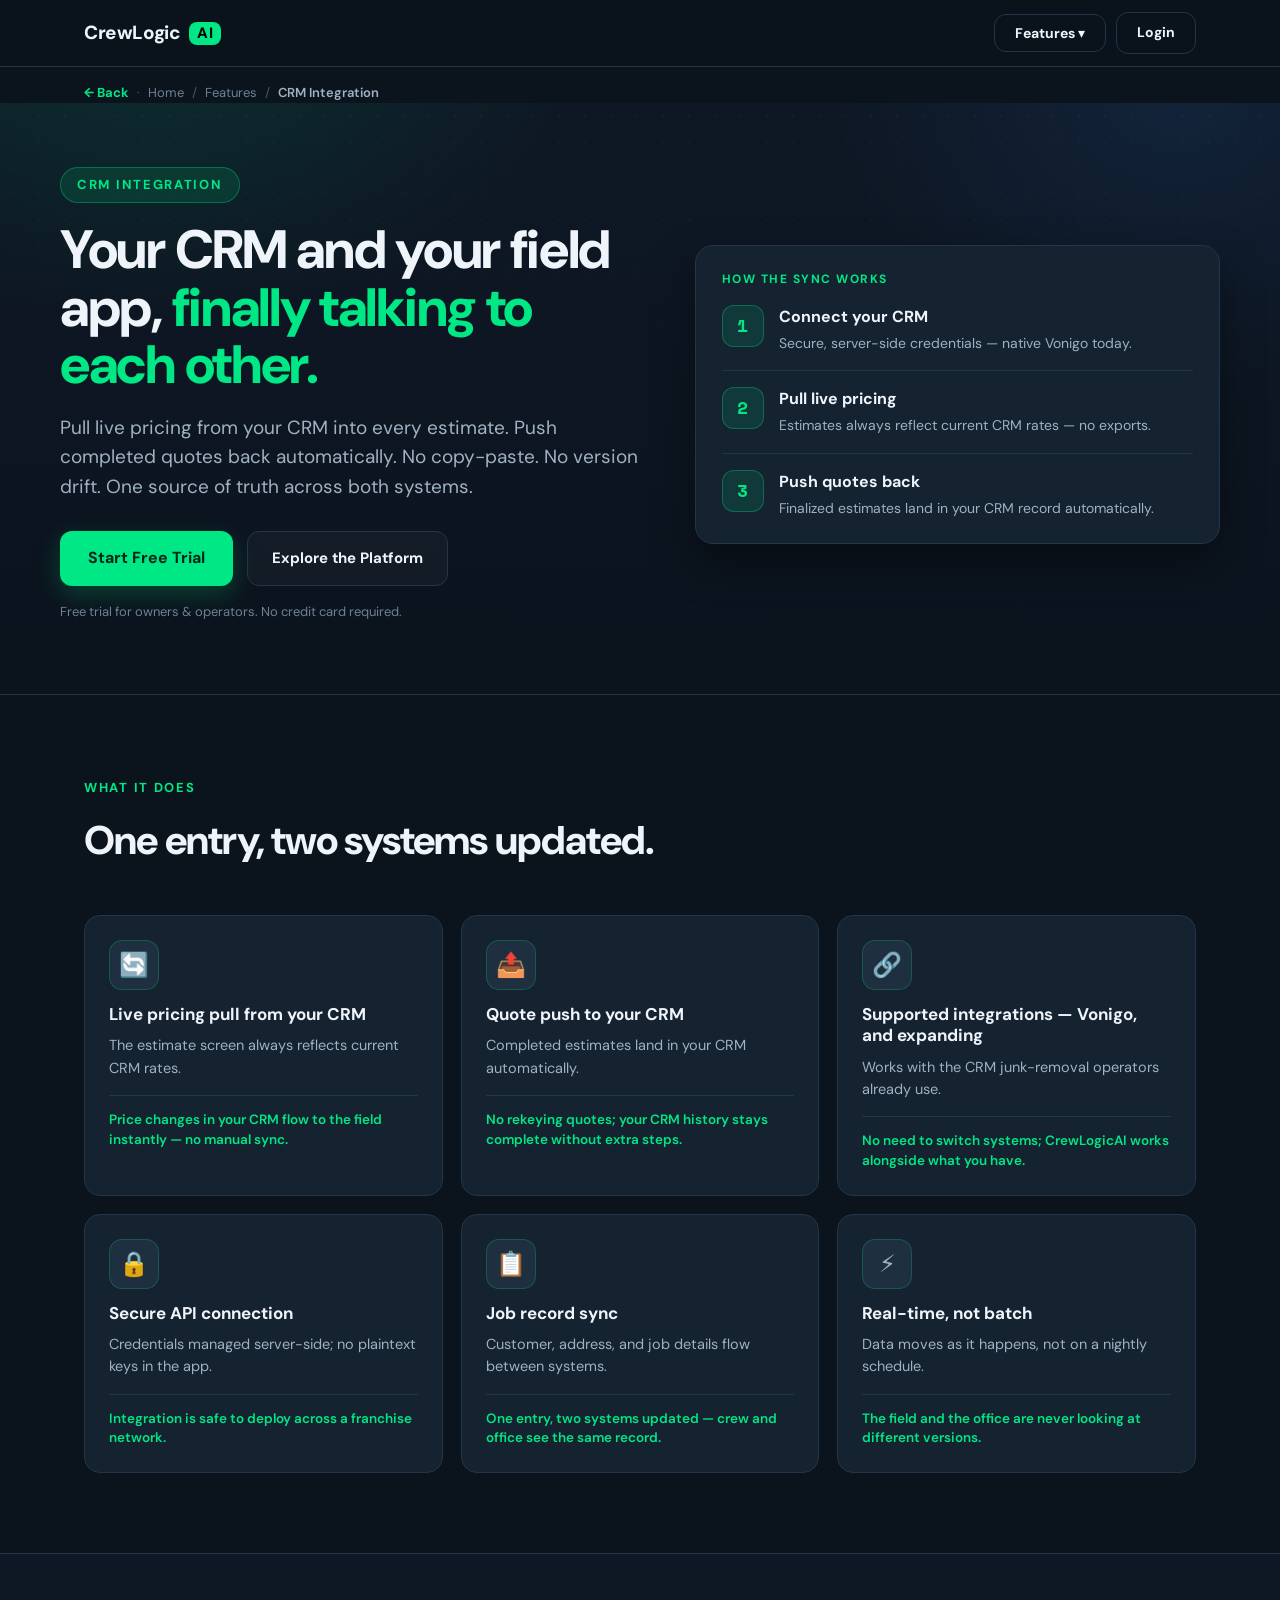
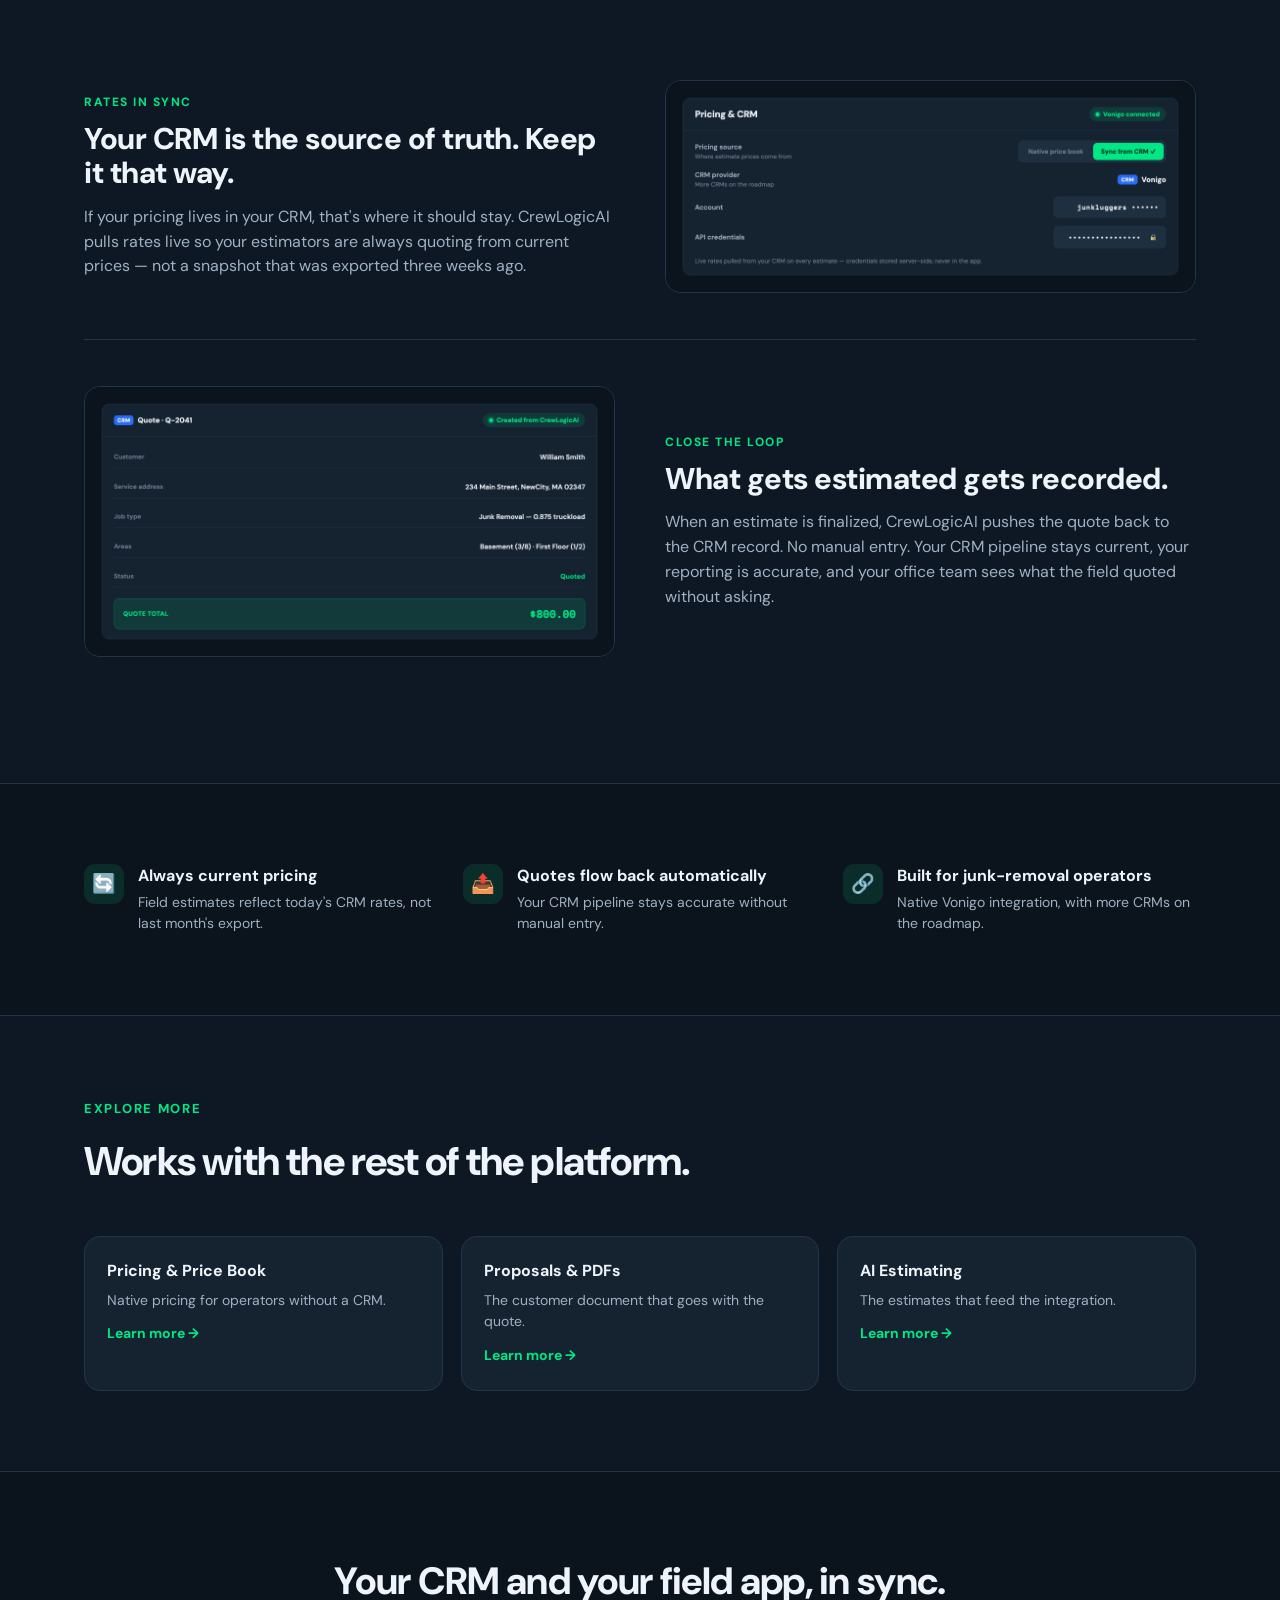
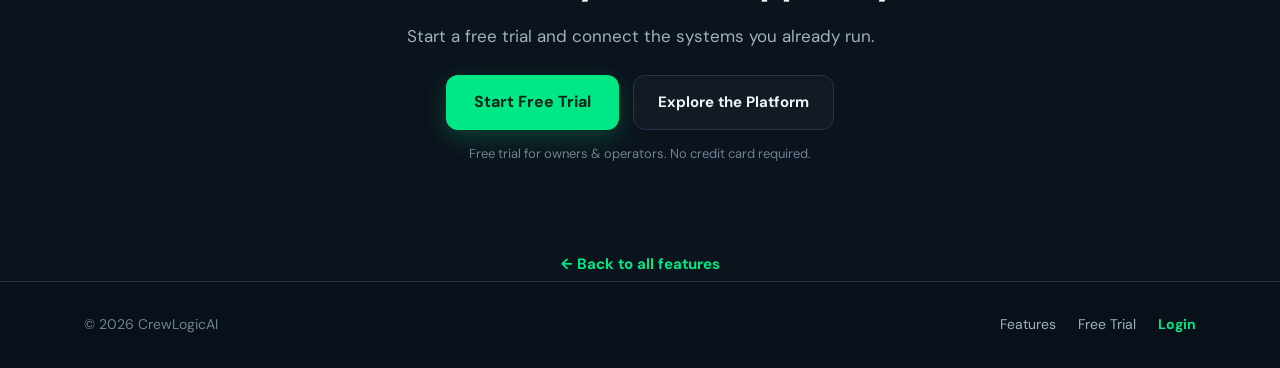
<file: marketing/features/crm-integration.html>
<!DOCTYPE html>
<html lang="en">
<head>
<meta charset="UTF-8">
<meta name="viewport" content="width=device-width, initial-scale=1.0">
<title>CRM Integration — CrewLogicAI</title>
<meta name="description" content="Pull live pricing from your CRM into every estimate and push completed quotes back automatically. One source of truth across both systems. Native Vonigo today, more CRMs on the roadmap.">
<link rel="canonical" href="https://crewlogicai.com/features/crm-integration.html">
<meta property="og:type" content="website">
<meta property="og:title" content="CRM Integration — CrewLogicAI">
<meta property="og:description" content="Your CRM and your field app, finally talking to each other. Live pricing in, completed quotes out — no copy-paste, no version drift.">
<meta property="og:url" content="https://crewlogicai.com/features/crm-integration.html">
<link rel="preconnect" href="https://fonts.googleapis.com">
<link rel="preconnect" href="https://fonts.gstatic.com" crossorigin>
<link href="https://fonts.googleapis.com/css2?family=DM+Sans:wght@400;500;600;700;800&family=Space+Mono:wght@700&display=swap" rel="stylesheet">
<link href="features.css" rel="stylesheet">
</head>
<body>

<header>
  <div class="wrap nav">
    <a class="logo" href="/">CrewLogic<span class="ai-box">AI</span></a>
    <div class="nav-links">
      <div class="dropdown" id="featDropdown">
        <button class="btn btn-ghost" onclick="this.closest('.dropdown').classList.toggle('open')">Features ▾</button>
        <div class="dropdown-menu">
          <a href="/features/ai-estimating.html">🤖 AI Estimating</a>
          <a href="/features/cost-margin.html">💵 Cost &amp; Margin</a>
          <a href="/features/price-book.html">🏷️ Pricing &amp; Price Book</a>
          <a href="/features/proposals.html">📄 Proposals &amp; PDFs</a>
          <a href="/features/yard-signs.html">🪧 Yard Signs</a>
          <a href="/features/crm-integration.html" aria-current="page">🔗 CRM Integration</a>
        </div>
      </div>
      <a href="https://app.crewlogicai.com" class="btn btn-ghost">Login</a>
    </div>
  </div>
</header>

<div class="wrap">
  <nav class="crumb"><a class="back" href="/#features">← Back</a><span class="sep">·</span><a href="/">Home</a><span class="sep">/</span><a href="/#features">Features</a><span class="sep">/</span><b>CRM Integration</b></nav>
</div>

<!-- HERO -->
<section class="hero" style="padding:0;">
  <div class="wrap hero-grid">
    <div class="hero-copy">
      <span class="eyebrow pill">CRM Integration</span>
      <h1>Your CRM and your field app, <span class="accent">finally talking to each other.</span></h1>
      <p class="sub">Pull live pricing from your CRM into every estimate. Push completed quotes back automatically. No copy-paste. No version drift. One source of truth across both systems.</p>
      <div class="cta-row">
        <a href="/#trial" class="btn btn-green">Start Free Trial</a>
        <a href="/#features" class="btn btn-outline">Explore the Platform</a>
      </div>
      <div class="reassure">Free trial for owners &amp; operators. No credit card required.</div>
    </div>
    <div class="how">
      <div class="lab">How the sync works</div>
      <div class="step"><div class="num">1</div><div><h4>Connect your CRM</h4><p>Secure, server-side credentials — native Vonigo today.</p></div></div>
      <div class="step"><div class="num">2</div><div><h4>Pull live pricing</h4><p>Estimates always reflect current CRM rates — no exports.</p></div></div>
      <div class="step"><div class="num">3</div><div><h4>Push quotes back</h4><p>Finalized estimates land in your CRM record automatically.</p></div></div>
    </div>
  </div>
</section>

<!-- FAB GRID -->
<section>
  <div class="wrap">
    <div class="head">
      <span class="eyebrow">What it does</span>
      <h2>One entry, two systems updated.</h2>
    </div>
    <div class="fab">
      <div class="card"><div class="ico">🔄</div><h3>Live pricing pull from your CRM</h3><p class="adv">The estimate screen always reflects current CRM rates.</p><div class="ben">Price changes in your CRM flow to the field instantly — no manual sync.</div></div>
      <div class="card"><div class="ico">📤</div><h3>Quote push to your CRM</h3><p class="adv">Completed estimates land in your CRM automatically.</p><div class="ben">No rekeying quotes; your CRM history stays complete without extra steps.</div></div>
      <div class="card"><div class="ico">🔗</div><h3>Supported integrations — Vonigo, and expanding</h3><p class="adv">Works with the CRM junk-removal operators already use.</p><div class="ben">No need to switch systems; CrewLogicAI works alongside what you have.</div></div>
      <div class="card"><div class="ico">🔒</div><h3>Secure API connection</h3><p class="adv">Credentials managed server-side; no plaintext keys in the app.</p><div class="ben">Integration is safe to deploy across a franchise network.</div></div>
      <div class="card"><div class="ico">📋</div><h3>Job record sync</h3><p class="adv">Customer, address, and job details flow between systems.</p><div class="ben">One entry, two systems updated — crew and office see the same record.</div></div>
      <div class="card"><div class="ico">⚡</div><h3>Real-time, not batch</h3><p class="adv">Data moves as it happens, not on a nightly schedule.</p><div class="ben">The field and the office are never looking at different versions.</div></div>
    </div>
  </div>
</section>

<!-- DETAIL STRIPS -->
<section class="sec-2">
  <div class="wrap">
    <div class="strip">
      <div class="copy">
        <div class="lab">Rates in sync</div>
        <h3>Your CRM is the source of truth. Keep it that way.</h3>
        <p>If your pricing lives in your CRM, that's where it should stay. CrewLogicAI pulls rates live so your estimators are always quoting from current prices — not a snapshot that was exported three weeks ago.</p>
      </div>
      <figure class="shot"><img src="img/crm-sync-settings.png" alt="CRM sync settings / pricing source toggle" loading="lazy" onerror="this.closest('.shot').classList.add('shot--empty')"><figcaption>[ Screenshot: CRM sync / pricing source settings ]</figcaption></figure>
    </div>
    <div class="strip">
      <div class="copy">
        <div class="lab">Close the loop</div>
        <h3>What gets estimated gets recorded.</h3>
        <p>When an estimate is finalized, CrewLogicAI pushes the quote back to the CRM record. No manual entry. Your CRM pipeline stays current, your reporting is accurate, and your office team sees what the field quoted without asking.</p>
      </div>
      <figure class="shot"><img src="img/crm-quote-record.png" alt="CRM quote record populated from CrewLogicAI" loading="lazy" onerror="this.closest('.shot').classList.add('shot--empty')"><figcaption>[ Screenshot: CRM quote record from CrewLogicAI ]</figcaption></figure>
    </div>
  </div>
</section>

<!-- PROOF BAND -->
<section>
  <div class="wrap">
    <div class="trust">
      <div class="t"><div class="tk">🔄</div><div><h4>Always current pricing</h4><p>Field estimates reflect today's CRM rates, not last month's export.</p></div></div>
      <div class="t"><div class="tk">📤</div><div><h4>Quotes flow back automatically</h4><p>Your CRM pipeline stays accurate without manual entry.</p></div></div>
      <div class="t"><div class="tk">🔗</div><div><h4>Built for junk-removal operators</h4><p>Native Vonigo integration, with more CRMs on the roadmap.</p></div></div>
    </div>
  </div>
</section>

<!-- RELATED -->
<section class="sec-2">
  <div class="wrap">
    <div class="head"><span class="eyebrow">Explore more</span><h2>Works with the rest of the platform.</h2></div>
    <div class="related">
      <a href="/features/price-book.html"><h3>Pricing &amp; Price Book</h3><p>Native pricing for operators without a CRM.</p><span class="go">Learn more →</span></a>
      <a href="/features/proposals.html"><h3>Proposals &amp; PDFs</h3><p>The customer document that goes with the quote.</p><span class="go">Learn more →</span></a>
      <a href="/features/ai-estimating.html"><h3>AI Estimating</h3><p>The estimates that feed the integration.</p><span class="go">Learn more →</span></a>
    </div>
  </div>
</section>

<!-- TRIAL CTA -->
<section>
  <div class="wrap">
    <div class="cta-band">
      <h2>Your CRM and your field app, in sync.</h2>
      <p>Start a free trial and connect the systems you already run.</p>
      <div class="cta-row">
        <a href="/#trial" class="btn btn-green">Start Free Trial</a>
        <a href="/#features" class="btn btn-outline">Explore the Platform</a>
      </div>
      <div class="reassure">Free trial for owners &amp; operators. No credit card required.</div>
    </div>
  </div>
</section>

<div class="wrap"><div class="backrow"><a href="/#features">← Back to all features</a></div></div>

<footer>
  <div class="wrap foot">
    <div>© <span id="yr"></span> CrewLogicAI</div>
    <div class="links">
      <a href="/#features">Features</a><a href="/#trial">Free Trial</a><a href="https://app.crewlogicai.com" class="login">Login</a>
    </div>
  </div>
</footer>

<script>
  document.getElementById('yr').textContent = new Date().getFullYear();
  document.addEventListener('click', function (e) {
    var dd = document.getElementById('featDropdown');
    if (dd && !dd.contains(e.target)) dd.classList.remove('open');
  });
</script>
</body>
</html>
</file>
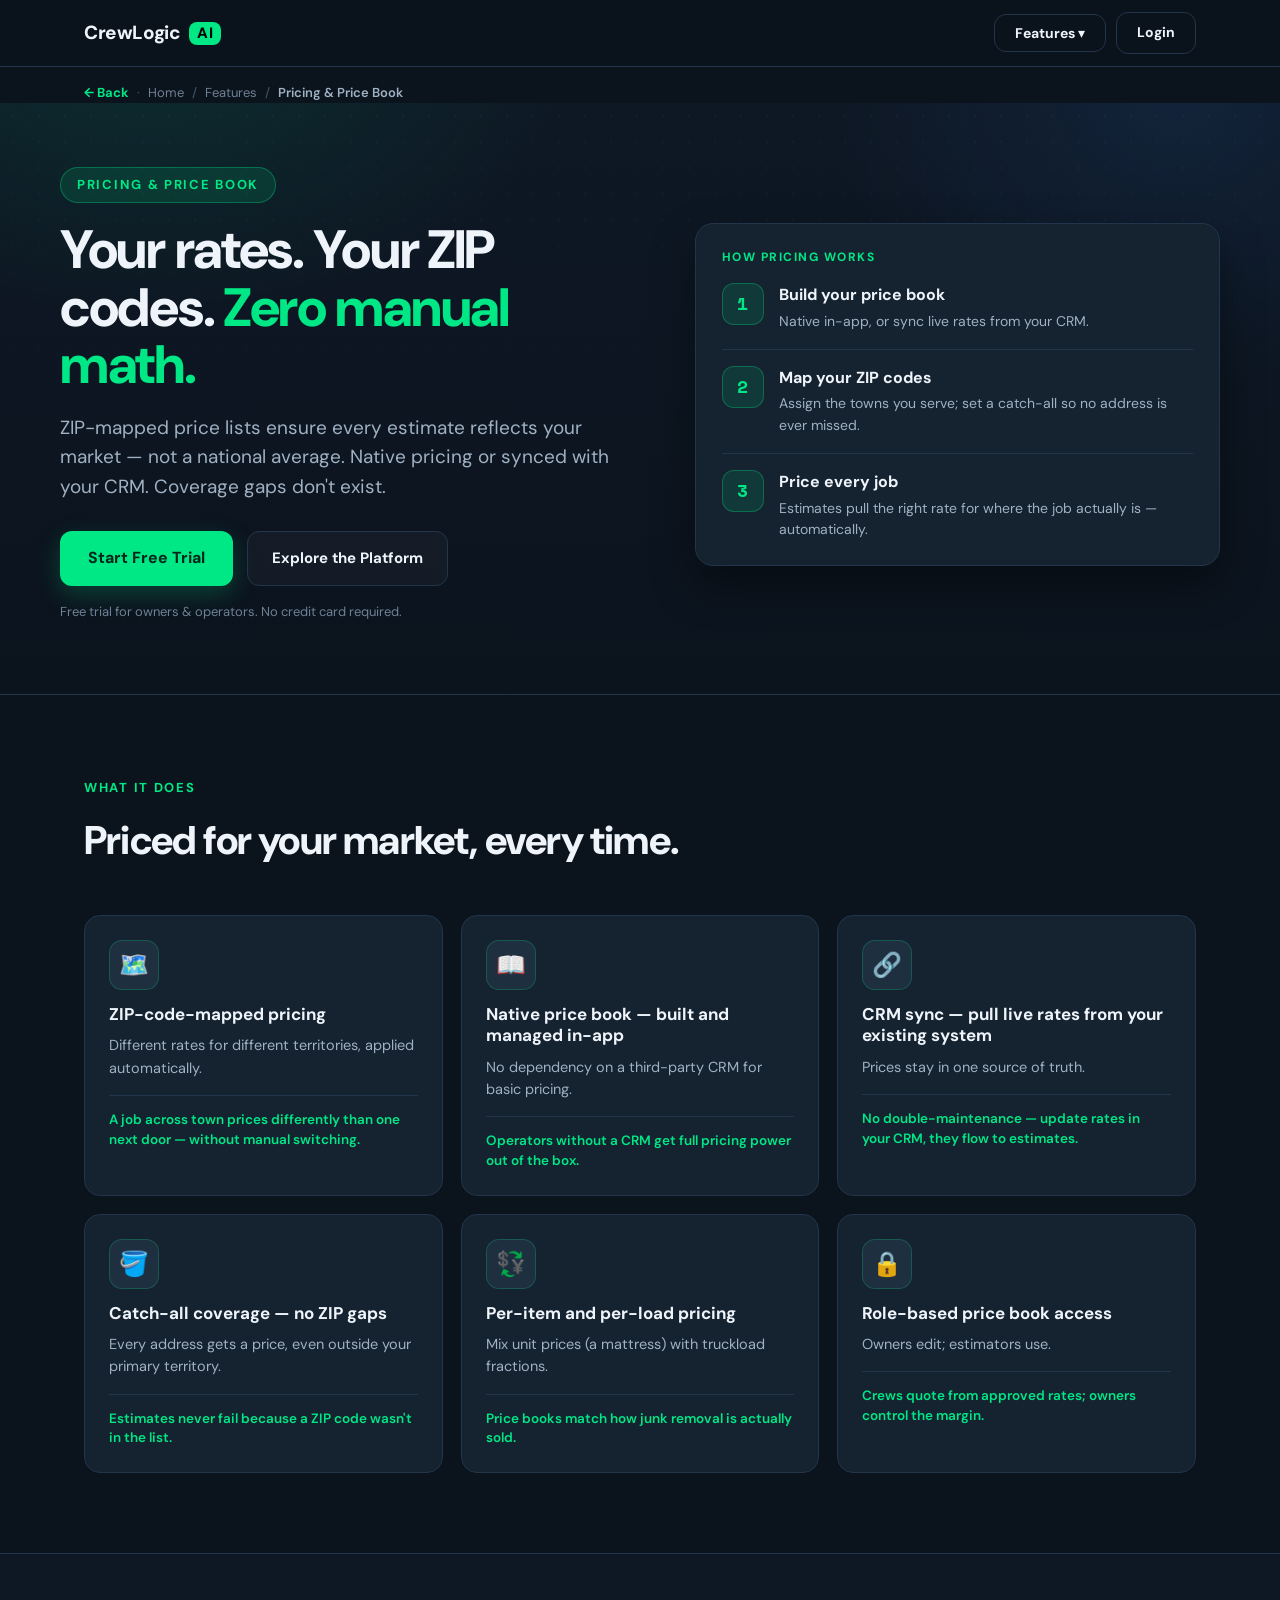
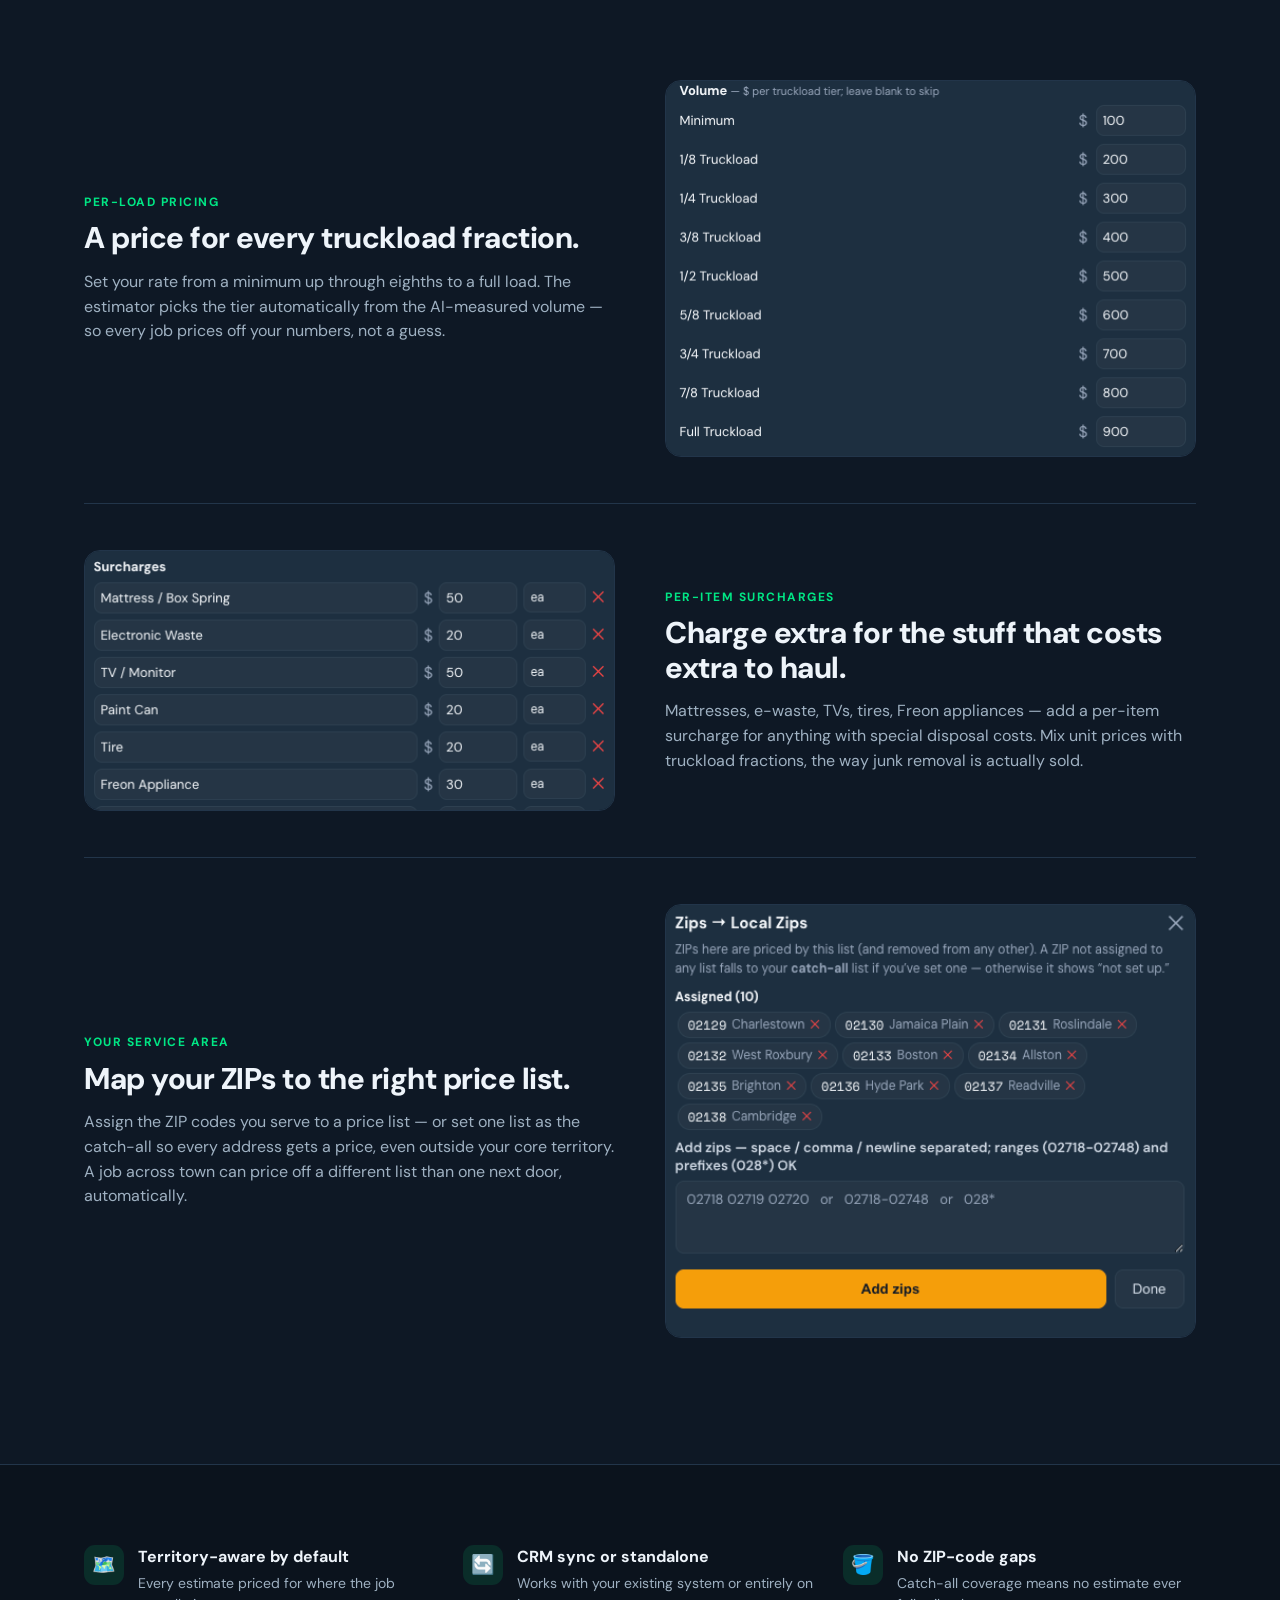
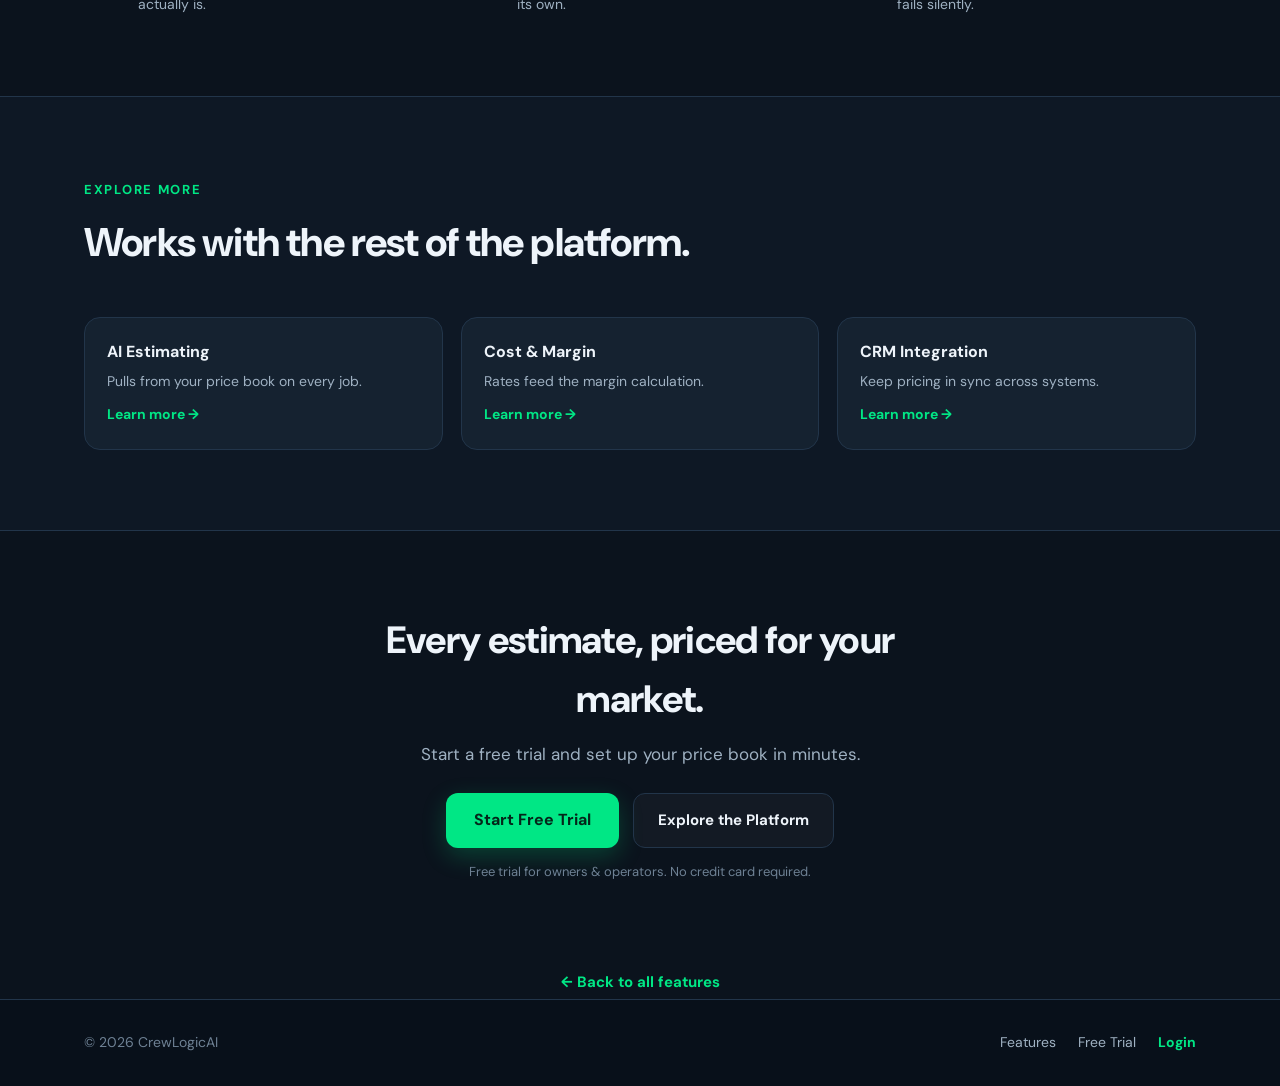
<file: marketing/features/price-book.html>
<!DOCTYPE html>
<html lang="en">
<head>
<meta charset="UTF-8">
<meta name="viewport" content="width=device-width, initial-scale=1.0">
<title>Pricing &amp; Price Book — CrewLogicAI</title>
<meta name="description" content="ZIP-mapped price lists so every estimate reflects your market, not a national average. Native pricing or synced with your CRM. Catch-all coverage means no ZIP gaps.">
<link rel="canonical" href="https://crewlogicai.com/features/price-book.html">
<meta property="og:type" content="website">
<meta property="og:title" content="Pricing &amp; Price Book — CrewLogicAI">
<meta property="og:description" content="Your rates, your ZIP codes, zero manual math. Native price book or live CRM sync, with catch-all coverage so no address is ever unpriced.">
<meta property="og:url" content="https://crewlogicai.com/features/price-book.html">
<link rel="preconnect" href="https://fonts.googleapis.com">
<link rel="preconnect" href="https://fonts.gstatic.com" crossorigin>
<link href="https://fonts.googleapis.com/css2?family=DM+Sans:wght@400;500;600;700;800&family=Space+Mono:wght@700&display=swap" rel="stylesheet">
<link href="features.css" rel="stylesheet">
</head>
<body>

<header>
  <div class="wrap nav">
    <a class="logo" href="/">CrewLogic<span class="ai-box">AI</span></a>
    <div class="nav-links">
      <div class="dropdown" id="featDropdown">
        <button class="btn btn-ghost" onclick="this.closest('.dropdown').classList.toggle('open')">Features ▾</button>
        <div class="dropdown-menu">
          <a href="/features/ai-estimating.html">🤖 AI Estimating</a>
          <a href="/features/cost-margin.html">💵 Cost &amp; Margin</a>
          <a href="/features/price-book.html" aria-current="page">🏷️ Pricing &amp; Price Book</a>
          <a href="/features/proposals.html">📄 Proposals &amp; PDFs</a>
          <a href="/features/yard-signs.html">🪧 Yard Signs</a>
          <a href="/features/crm-integration.html">🔗 CRM Integration</a>
        </div>
      </div>
      <a href="https://app.crewlogicai.com" class="btn btn-ghost">Login</a>
    </div>
  </div>
</header>

<div class="wrap">
  <nav class="crumb"><a class="back" href="/#features">← Back</a><span class="sep">·</span><a href="/">Home</a><span class="sep">/</span><a href="/#features">Features</a><span class="sep">/</span><b>Pricing &amp; Price Book</b></nav>
</div>

<!-- HERO -->
<section class="hero" style="padding:0;">
  <div class="wrap hero-grid">
    <div class="hero-copy">
      <span class="eyebrow pill">Pricing &amp; Price Book</span>
      <h1>Your rates. Your ZIP codes. <span class="accent">Zero manual math.</span></h1>
      <p class="sub">ZIP-mapped price lists ensure every estimate reflects your market — not a national average. Native pricing or synced with your CRM. Coverage gaps don't exist.</p>
      <div class="cta-row">
        <a href="/#trial" class="btn btn-green">Start Free Trial</a>
        <a href="/#features" class="btn btn-outline">Explore the Platform</a>
      </div>
      <div class="reassure">Free trial for owners &amp; operators. No credit card required.</div>
    </div>
    <div class="how">
      <div class="lab">How pricing works</div>
      <div class="step"><div class="num">1</div><div><h4>Build your price book</h4><p>Native in-app, or sync live rates from your CRM.</p></div></div>
      <div class="step"><div class="num">2</div><div><h4>Map your ZIP codes</h4><p>Assign the towns you serve; set a catch-all so no address is ever missed.</p></div></div>
      <div class="step"><div class="num">3</div><div><h4>Price every job</h4><p>Estimates pull the right rate for where the job actually is — automatically.</p></div></div>
    </div>
  </div>
</section>

<!-- FAB GRID -->
<section>
  <div class="wrap">
    <div class="head">
      <span class="eyebrow">What it does</span>
      <h2>Priced for your market, every time.</h2>
    </div>
    <div class="fab">
      <div class="card"><div class="ico">🗺️</div><h3>ZIP-code-mapped pricing</h3><p class="adv">Different rates for different territories, applied automatically.</p><div class="ben">A job across town prices differently than one next door — without manual switching.</div></div>
      <div class="card"><div class="ico">📖</div><h3>Native price book — built and managed in-app</h3><p class="adv">No dependency on a third-party CRM for basic pricing.</p><div class="ben">Operators without a CRM get full pricing power out of the box.</div></div>
      <div class="card"><div class="ico">🔗</div><h3>CRM sync — pull live rates from your existing system</h3><p class="adv">Prices stay in one source of truth.</p><div class="ben">No double-maintenance — update rates in your CRM, they flow to estimates.</div></div>
      <div class="card"><div class="ico">🪣</div><h3>Catch-all coverage — no ZIP gaps</h3><p class="adv">Every address gets a price, even outside your primary territory.</p><div class="ben">Estimates never fail because a ZIP code wasn't in the list.</div></div>
      <div class="card"><div class="ico">💱</div><h3>Per-item and per-load pricing</h3><p class="adv">Mix unit prices (a mattress) with truckload fractions.</p><div class="ben">Price books match how junk removal is actually sold.</div></div>
      <div class="card"><div class="ico">🔒</div><h3>Role-based price book access</h3><p class="adv">Owners edit; estimators use.</p><div class="ben">Crews quote from approved rates; owners control the margin.</div></div>
    </div>
  </div>
</section>

<!-- DETAIL STRIPS -->
<section class="sec-2">
  <div class="wrap">
    <div class="strip">
      <div class="copy">
        <div class="lab">Per-load pricing</div>
        <h3>A price for every truckload fraction.</h3>
        <p>Set your rate from a minimum up through eighths to a full load. The estimator picks the tier automatically from the AI-measured volume — so every job prices off your numbers, not a guess.</p>
      </div>
      <figure class="shot"><img src="img/price-tiers.png" alt="Per-truckload-fraction volume pricing tiers" loading="lazy" onerror="this.closest('.shot').classList.add('shot--empty')"><figcaption>[ Screenshot: Volume pricing tiers ]</figcaption></figure>
    </div>
    <div class="strip">
      <div class="copy">
        <div class="lab">Per-item surcharges</div>
        <h3>Charge extra for the stuff that costs extra to haul.</h3>
        <p>Mattresses, e-waste, TVs, tires, Freon appliances — add a per-item surcharge for anything with special disposal costs. Mix unit prices with truckload fractions, the way junk removal is actually sold.</p>
      </div>
      <figure class="shot"><img src="img/surcharges.png" alt="Per-item surcharge pricing for special-handling items" loading="lazy" onerror="this.closest('.shot').classList.add('shot--empty')"><figcaption>[ Screenshot: Per-item surcharges ]</figcaption></figure>
    </div>
    <div class="strip">
      <div class="copy">
        <div class="lab">Your service area</div>
        <h3>Map your ZIPs to the right price list.</h3>
        <p>Assign the ZIP codes you serve to a price list — or set one list as the catch-all so every address gets a price, even outside your core territory. A job across town can price off a different list than one next door, automatically.</p>
      </div>
      <figure class="shot"><img src="img/zip-territory.png" alt="ZIP-to-price-list assignment with catch-all coverage" loading="lazy" onerror="this.closest('.shot').classList.add('shot--empty')"><figcaption>[ Screenshot: ZIP → price-list assignment ]</figcaption></figure>
    </div>
  </div>
</section>

<!-- PROOF BAND -->
<section>
  <div class="wrap">
    <div class="trust">
      <div class="t"><div class="tk">🗺️</div><div><h4>Territory-aware by default</h4><p>Every estimate priced for where the job actually is.</p></div></div>
      <div class="t"><div class="tk">🔄</div><div><h4>CRM sync or standalone</h4><p>Works with your existing system or entirely on its own.</p></div></div>
      <div class="t"><div class="tk">🪣</div><div><h4>No ZIP-code gaps</h4><p>Catch-all coverage means no estimate ever fails silently.</p></div></div>
    </div>
  </div>
</section>

<!-- RELATED -->
<section class="sec-2">
  <div class="wrap">
    <div class="head"><span class="eyebrow">Explore more</span><h2>Works with the rest of the platform.</h2></div>
    <div class="related">
      <a href="/features/ai-estimating.html"><h3>AI Estimating</h3><p>Pulls from your price book on every job.</p><span class="go">Learn more →</span></a>
      <a href="/features/cost-margin.html"><h3>Cost &amp; Margin</h3><p>Rates feed the margin calculation.</p><span class="go">Learn more →</span></a>
      <a href="/features/crm-integration.html"><h3>CRM Integration</h3><p>Keep pricing in sync across systems.</p><span class="go">Learn more →</span></a>
    </div>
  </div>
</section>

<!-- TRIAL CTA -->
<section>
  <div class="wrap">
    <div class="cta-band">
      <h2>Every estimate, priced for your market.</h2>
      <p>Start a free trial and set up your price book in minutes.</p>
      <div class="cta-row">
        <a href="/#trial" class="btn btn-green">Start Free Trial</a>
        <a href="/#features" class="btn btn-outline">Explore the Platform</a>
      </div>
      <div class="reassure">Free trial for owners &amp; operators. No credit card required.</div>
    </div>
  </div>
</section>

<div class="wrap"><div class="backrow"><a href="/#features">← Back to all features</a></div></div>

<footer>
  <div class="wrap foot">
    <div>© <span id="yr"></span> CrewLogicAI</div>
    <div class="links">
      <a href="/#features">Features</a><a href="/#trial">Free Trial</a><a href="https://app.crewlogicai.com" class="login">Login</a>
    </div>
  </div>
</footer>

<script>
  document.getElementById('yr').textContent = new Date().getFullYear();
  document.addEventListener('click', function (e) {
    var dd = document.getElementById('featDropdown');
    if (dd && !dd.contains(e.target)) dd.classList.remove('open');
  });
</script>
</body>
</html>
</file>
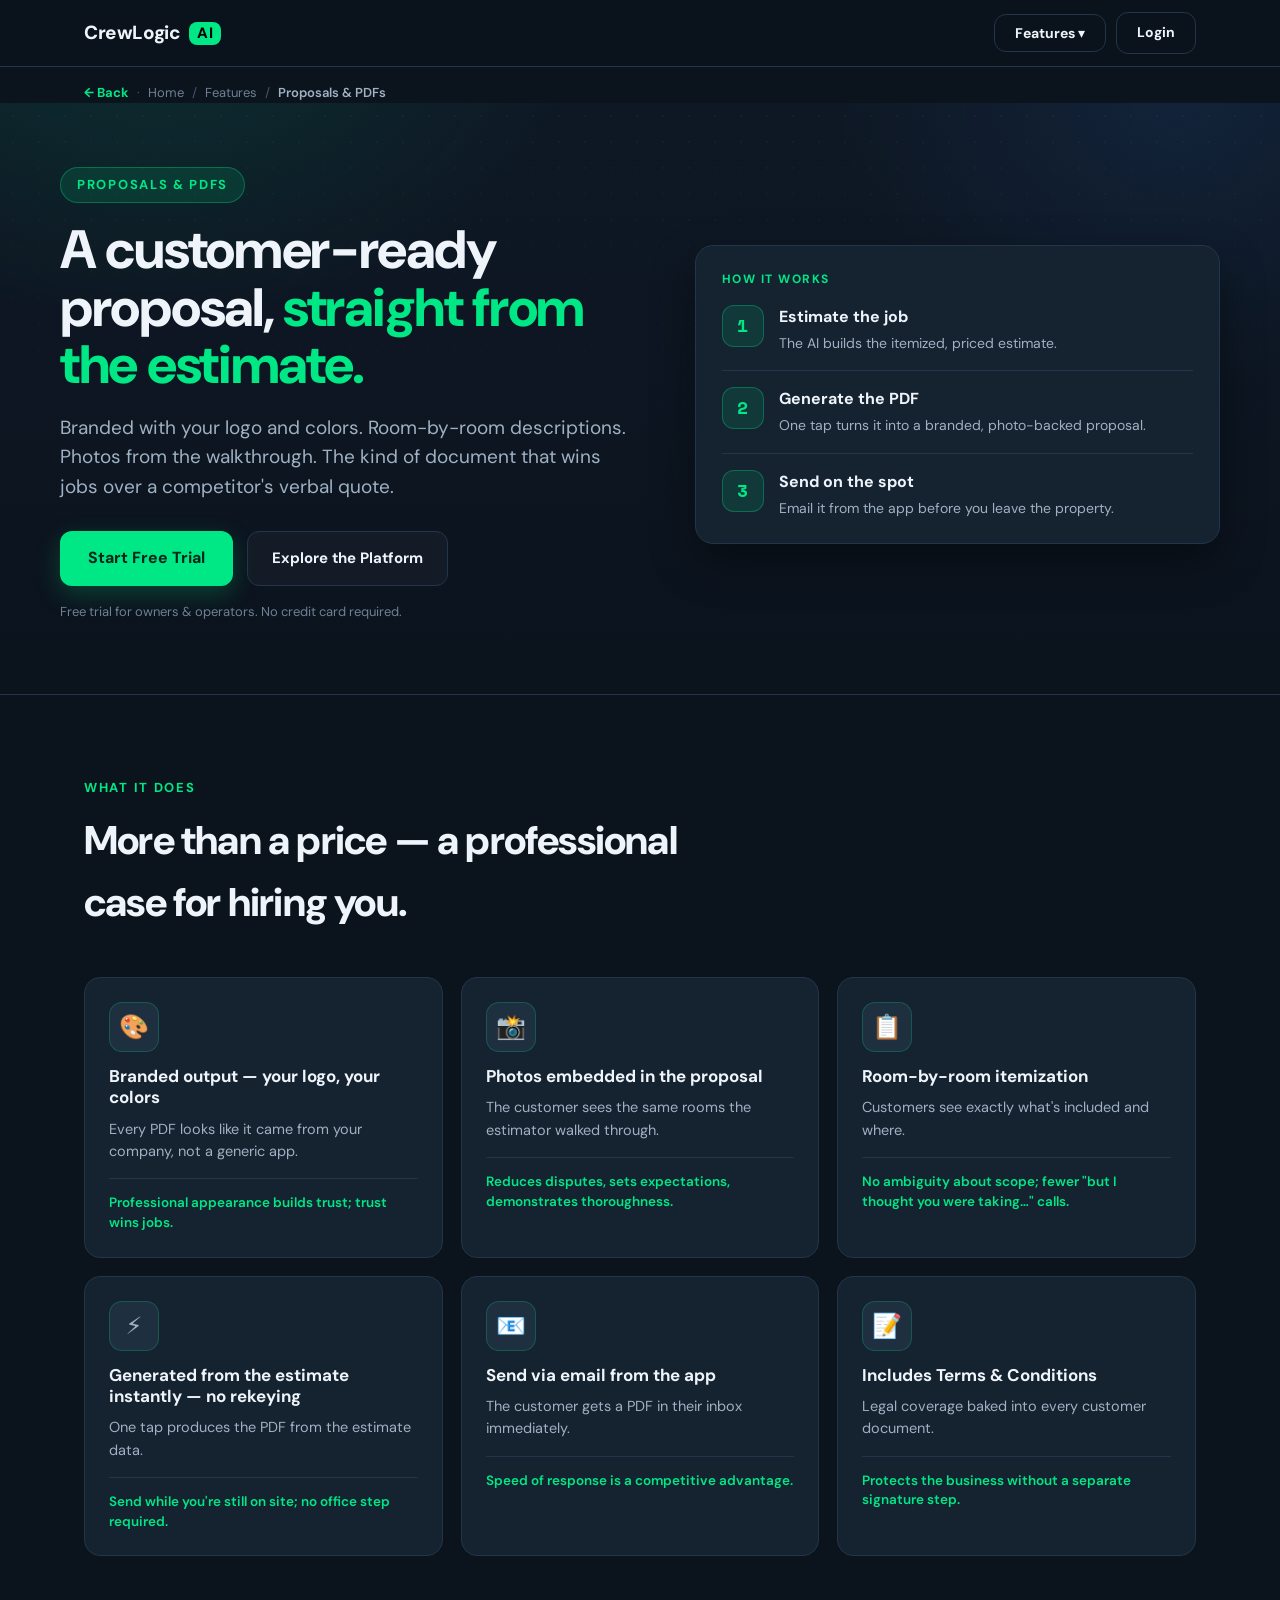
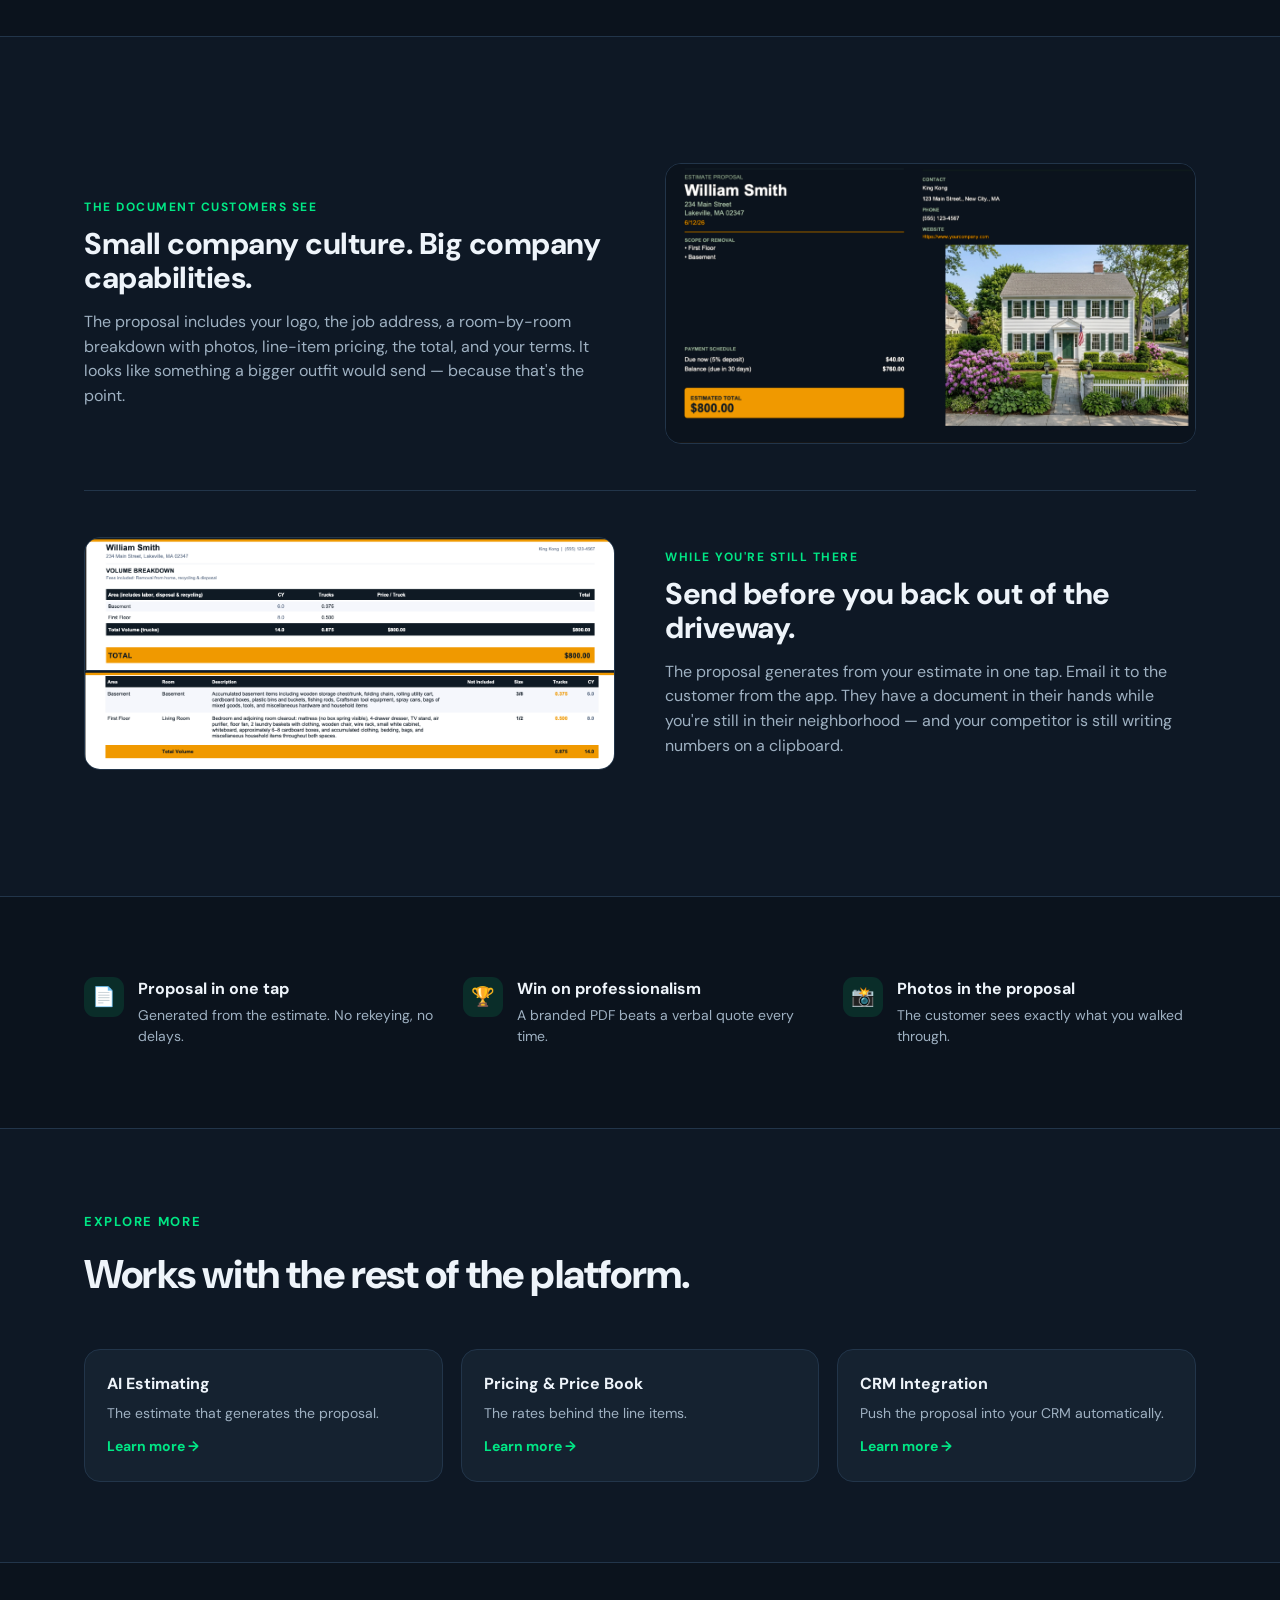
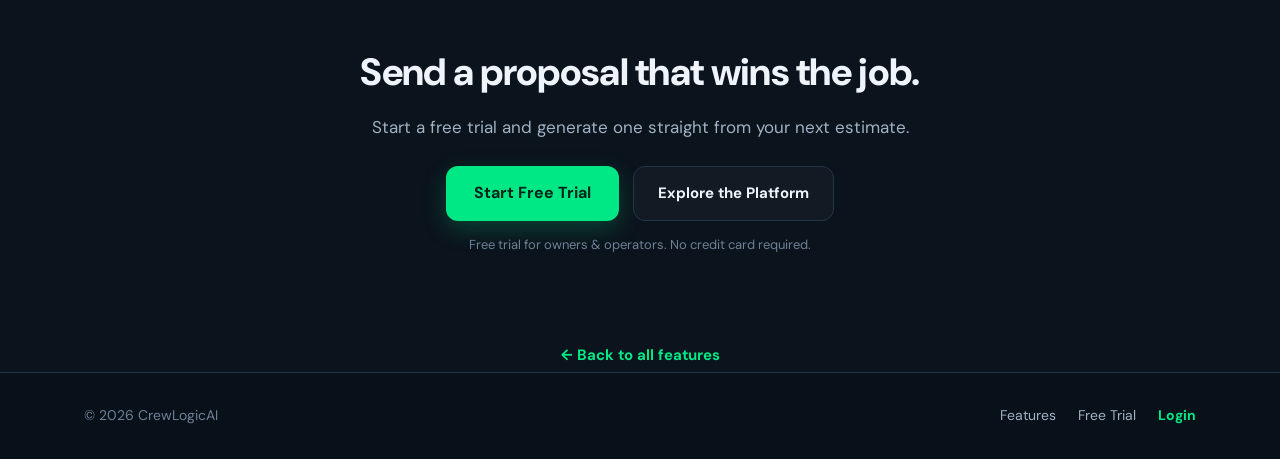
<file: marketing/features/proposals.html>
<!DOCTYPE html>
<html lang="en">
<head>
<meta charset="UTF-8">
<meta name="viewport" content="width=device-width, initial-scale=1.0">
<title>Proposals &amp; PDFs — CrewLogicAI</title>
<meta name="description" content="A customer-ready proposal, straight from the estimate. Branded with your logo and colors, room-by-room descriptions, and photos from the walkthrough — sent in one tap.">
<link rel="canonical" href="https://crewlogicai.com/features/proposals.html">
<meta property="og:type" content="website">
<meta property="og:title" content="Proposals &amp; PDFs — CrewLogicAI">
<meta property="og:description" content="Branded, photo-backed proposals generated straight from the estimate — the kind of document that wins jobs over a verbal quote.">
<meta property="og:url" content="https://crewlogicai.com/features/proposals.html">
<link rel="preconnect" href="https://fonts.googleapis.com">
<link rel="preconnect" href="https://fonts.gstatic.com" crossorigin>
<link href="https://fonts.googleapis.com/css2?family=DM+Sans:wght@400;500;600;700;800&family=Space+Mono:wght@700&display=swap" rel="stylesheet">
<link href="features.css" rel="stylesheet">
</head>
<body>

<header>
  <div class="wrap nav">
    <a class="logo" href="/">CrewLogic<span class="ai-box">AI</span></a>
    <div class="nav-links">
      <div class="dropdown" id="featDropdown">
        <button class="btn btn-ghost" onclick="this.closest('.dropdown').classList.toggle('open')">Features ▾</button>
        <div class="dropdown-menu">
          <a href="/features/ai-estimating.html">🤖 AI Estimating</a>
          <a href="/features/cost-margin.html">💵 Cost &amp; Margin</a>
          <a href="/features/price-book.html">🏷️ Pricing &amp; Price Book</a>
          <a href="/features/proposals.html" aria-current="page">📄 Proposals &amp; PDFs</a>
          <a href="/features/yard-signs.html">🪧 Yard Signs</a>
          <a href="/features/crm-integration.html">🔗 CRM Integration</a>
        </div>
      </div>
      <a href="https://app.crewlogicai.com" class="btn btn-ghost">Login</a>
    </div>
  </div>
</header>

<div class="wrap">
  <nav class="crumb"><a class="back" href="/#features">← Back</a><span class="sep">·</span><a href="/">Home</a><span class="sep">/</span><a href="/#features">Features</a><span class="sep">/</span><b>Proposals &amp; PDFs</b></nav>
</div>

<!-- HERO -->
<section class="hero" style="padding:0;">
  <div class="wrap hero-grid">
    <div class="hero-copy">
      <span class="eyebrow pill">Proposals &amp; PDFs</span>
      <h1>A customer-ready proposal, <span class="accent">straight from the estimate.</span></h1>
      <p class="sub">Branded with your logo and colors. Room-by-room descriptions. Photos from the walkthrough. The kind of document that wins jobs over a competitor's verbal quote.</p>
      <div class="cta-row">
        <a href="/#trial" class="btn btn-green">Start Free Trial</a>
        <a href="/#features" class="btn btn-outline">Explore the Platform</a>
      </div>
      <div class="reassure">Free trial for owners &amp; operators. No credit card required.</div>
    </div>
    <div class="how">
      <div class="lab">How it works</div>
      <div class="step"><div class="num">1</div><div><h4>Estimate the job</h4><p>The AI builds the itemized, priced estimate.</p></div></div>
      <div class="step"><div class="num">2</div><div><h4>Generate the PDF</h4><p>One tap turns it into a branded, photo-backed proposal.</p></div></div>
      <div class="step"><div class="num">3</div><div><h4>Send on the spot</h4><p>Email it from the app before you leave the property.</p></div></div>
    </div>
  </div>
</section>

<!-- FAB GRID -->
<section>
  <div class="wrap">
    <div class="head">
      <span class="eyebrow">What it does</span>
      <h2>More than a price — a professional case for hiring you.</h2>
    </div>
    <div class="fab">
      <div class="card"><div class="ico">🎨</div><h3>Branded output — your logo, your colors</h3><p class="adv">Every PDF looks like it came from your company, not a generic app.</p><div class="ben">Professional appearance builds trust; trust wins jobs.</div></div>
      <div class="card"><div class="ico">📸</div><h3>Photos embedded in the proposal</h3><p class="adv">The customer sees the same rooms the estimator walked through.</p><div class="ben">Reduces disputes, sets expectations, demonstrates thoroughness.</div></div>
      <div class="card"><div class="ico">📋</div><h3>Room-by-room itemization</h3><p class="adv">Customers see exactly what's included and where.</p><div class="ben">No ambiguity about scope; fewer "but I thought you were taking…" calls.</div></div>
      <div class="card"><div class="ico">⚡</div><h3>Generated from the estimate instantly — no rekeying</h3><p class="adv">One tap produces the PDF from the estimate data.</p><div class="ben">Send while you're still on site; no office step required.</div></div>
      <div class="card"><div class="ico">📧</div><h3>Send via email from the app</h3><p class="adv">The customer gets a PDF in their inbox immediately.</p><div class="ben">Speed of response is a competitive advantage.</div></div>
      <div class="card"><div class="ico">📝</div><h3>Includes Terms &amp; Conditions</h3><p class="adv">Legal coverage baked into every customer document.</p><div class="ben">Protects the business without a separate signature step.</div></div>
    </div>
  </div>
</section>

<!-- DETAIL STRIPS -->
<section class="sec-2">
  <div class="wrap">
    <div class="strip">
      <div class="copy">
        <div class="lab">The document customers see</div>
        <h3>Small company culture. Big company capabilities.</h3>
        <p>The proposal includes your logo, the job address, a room-by-room breakdown with photos, line-item pricing, the total, and your terms. It looks like something a bigger outfit would send — because that's the point.</p>
      </div>
      <figure class="shot"><img src="img/proposal-pdf.png" alt="Sample proposal PDF render" loading="lazy" onerror="this.closest('.shot').classList.add('shot--empty')"><figcaption>[ Screenshot: Sample proposal PDF ]</figcaption></figure>
    </div>
    <div class="strip">
      <div class="copy">
        <div class="lab">While you're still there</div>
        <h3>Send before you back out of the driveway.</h3>
        <p>The proposal generates from your estimate in one tap. Email it to the customer from the app. They have a document in their hands while you're still in their neighborhood — and your competitor is still writing numbers on a clipboard.</p>
      </div>
      <figure class="shot"><img src="img/proposal-summary.png" alt="Proposal summary with volume breakdown and total" loading="lazy" onerror="this.closest('.shot').classList.add('shot--empty')"><img src="img/proposal-items.png" alt="Proposal itemization — room-by-room with volumes" loading="lazy" style="border-top:1px solid var(--border);"><figcaption>[ Screenshot: Proposal summary + detail ]</figcaption></figure>
    </div>
  </div>
</section>

<!-- PROOF BAND -->
<section>
  <div class="wrap">
    <div class="trust">
      <div class="t"><div class="tk">📄</div><div><h4>Proposal in one tap</h4><p>Generated from the estimate. No rekeying, no delays.</p></div></div>
      <div class="t"><div class="tk">🏆</div><div><h4>Win on professionalism</h4><p>A branded PDF beats a verbal quote every time.</p></div></div>
      <div class="t"><div class="tk">📸</div><div><h4>Photos in the proposal</h4><p>The customer sees exactly what you walked through.</p></div></div>
    </div>
  </div>
</section>

<!-- RELATED -->
<section class="sec-2">
  <div class="wrap">
    <div class="head"><span class="eyebrow">Explore more</span><h2>Works with the rest of the platform.</h2></div>
    <div class="related">
      <a href="/features/ai-estimating.html"><h3>AI Estimating</h3><p>The estimate that generates the proposal.</p><span class="go">Learn more →</span></a>
      <a href="/features/price-book.html"><h3>Pricing &amp; Price Book</h3><p>The rates behind the line items.</p><span class="go">Learn more →</span></a>
      <a href="/features/crm-integration.html"><h3>CRM Integration</h3><p>Push the proposal into your CRM automatically.</p><span class="go">Learn more →</span></a>
    </div>
  </div>
</section>

<!-- TRIAL CTA -->
<section>
  <div class="wrap">
    <div class="cta-band">
      <h2>Send a proposal that wins the job.</h2>
      <p>Start a free trial and generate one straight from your next estimate.</p>
      <div class="cta-row">
        <a href="/#trial" class="btn btn-green">Start Free Trial</a>
        <a href="/#features" class="btn btn-outline">Explore the Platform</a>
      </div>
      <div class="reassure">Free trial for owners &amp; operators. No credit card required.</div>
    </div>
  </div>
</section>

<div class="wrap"><div class="backrow"><a href="/#features">← Back to all features</a></div></div>

<footer>
  <div class="wrap foot">
    <div>© <span id="yr"></span> CrewLogicAI</div>
    <div class="links">
      <a href="/#features">Features</a><a href="/#trial">Free Trial</a><a href="https://app.crewlogicai.com" class="login">Login</a>
    </div>
  </div>
</footer>

<script>
  document.getElementById('yr').textContent = new Date().getFullYear();
  document.addEventListener('click', function (e) {
    var dd = document.getElementById('featDropdown');
    if (dd && !dd.contains(e.target)) dd.classList.remove('open');
  });
</script>
</body>
</html>
</file>
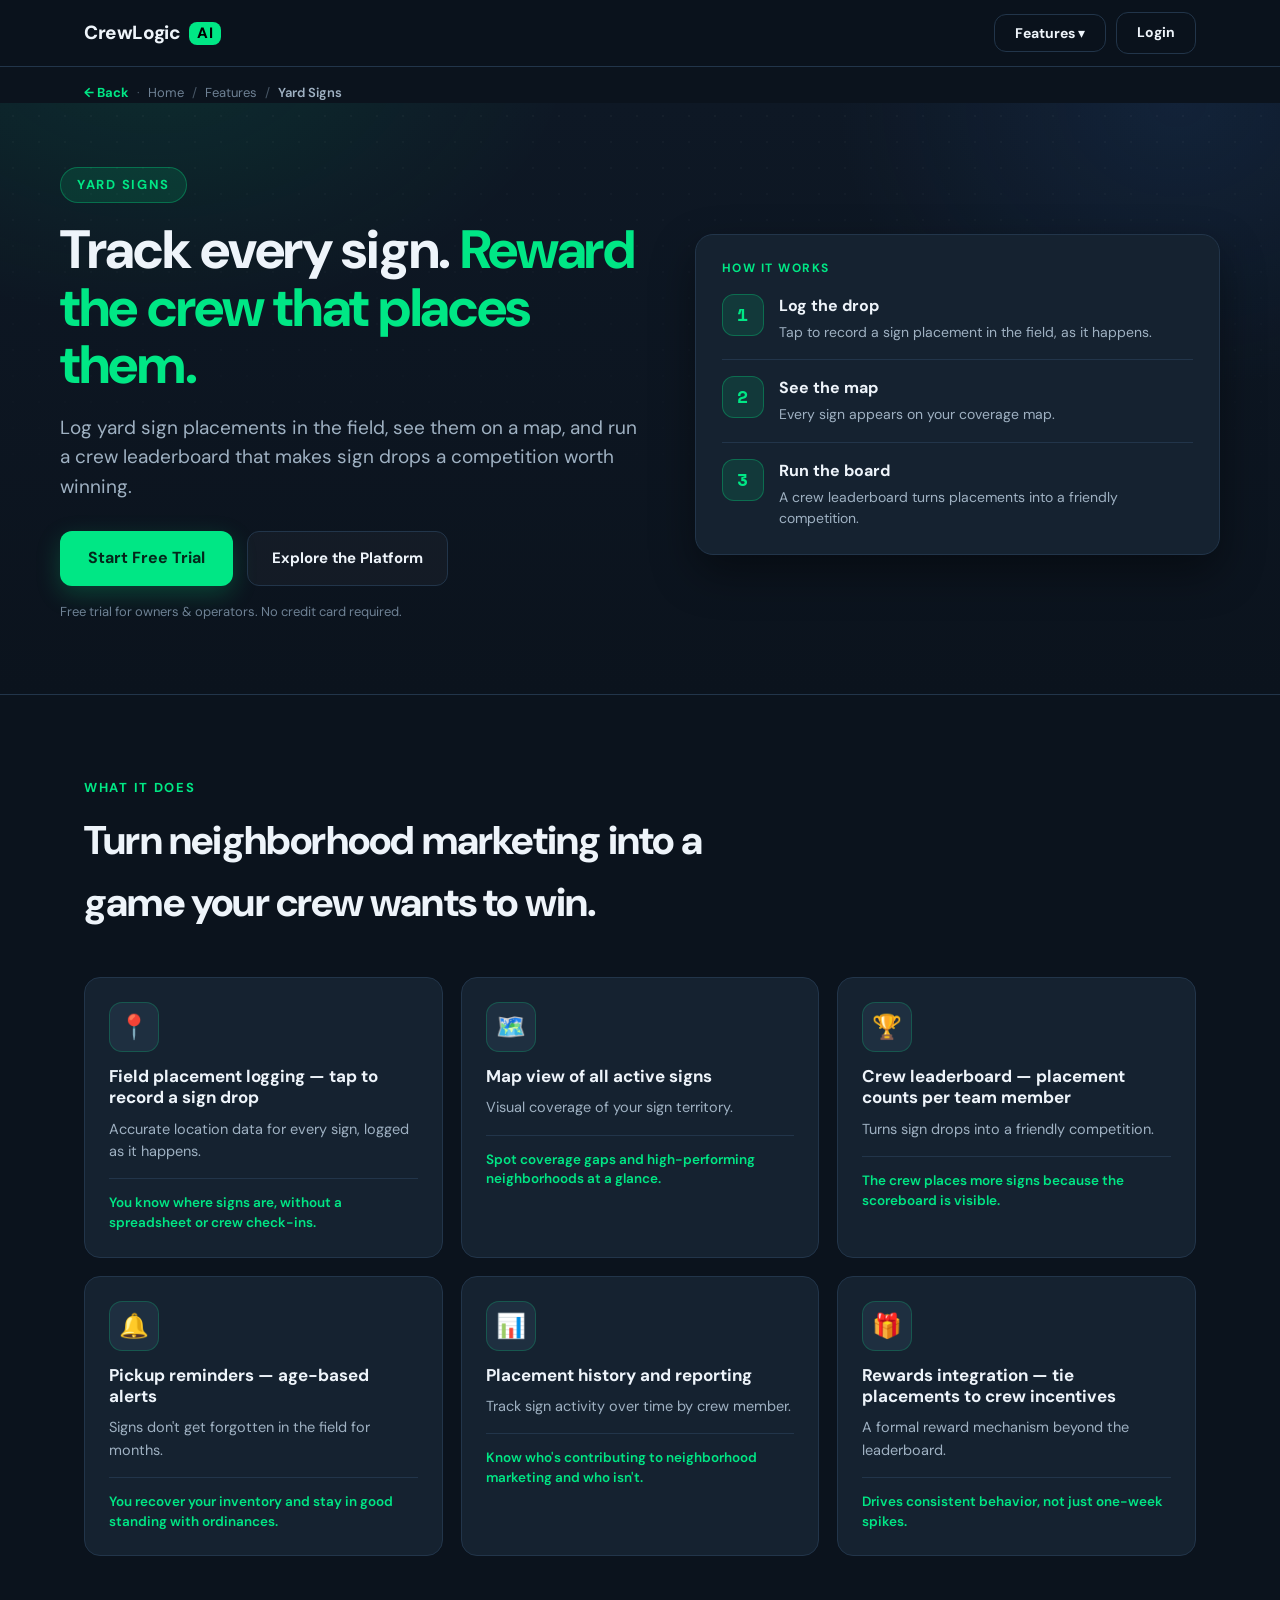
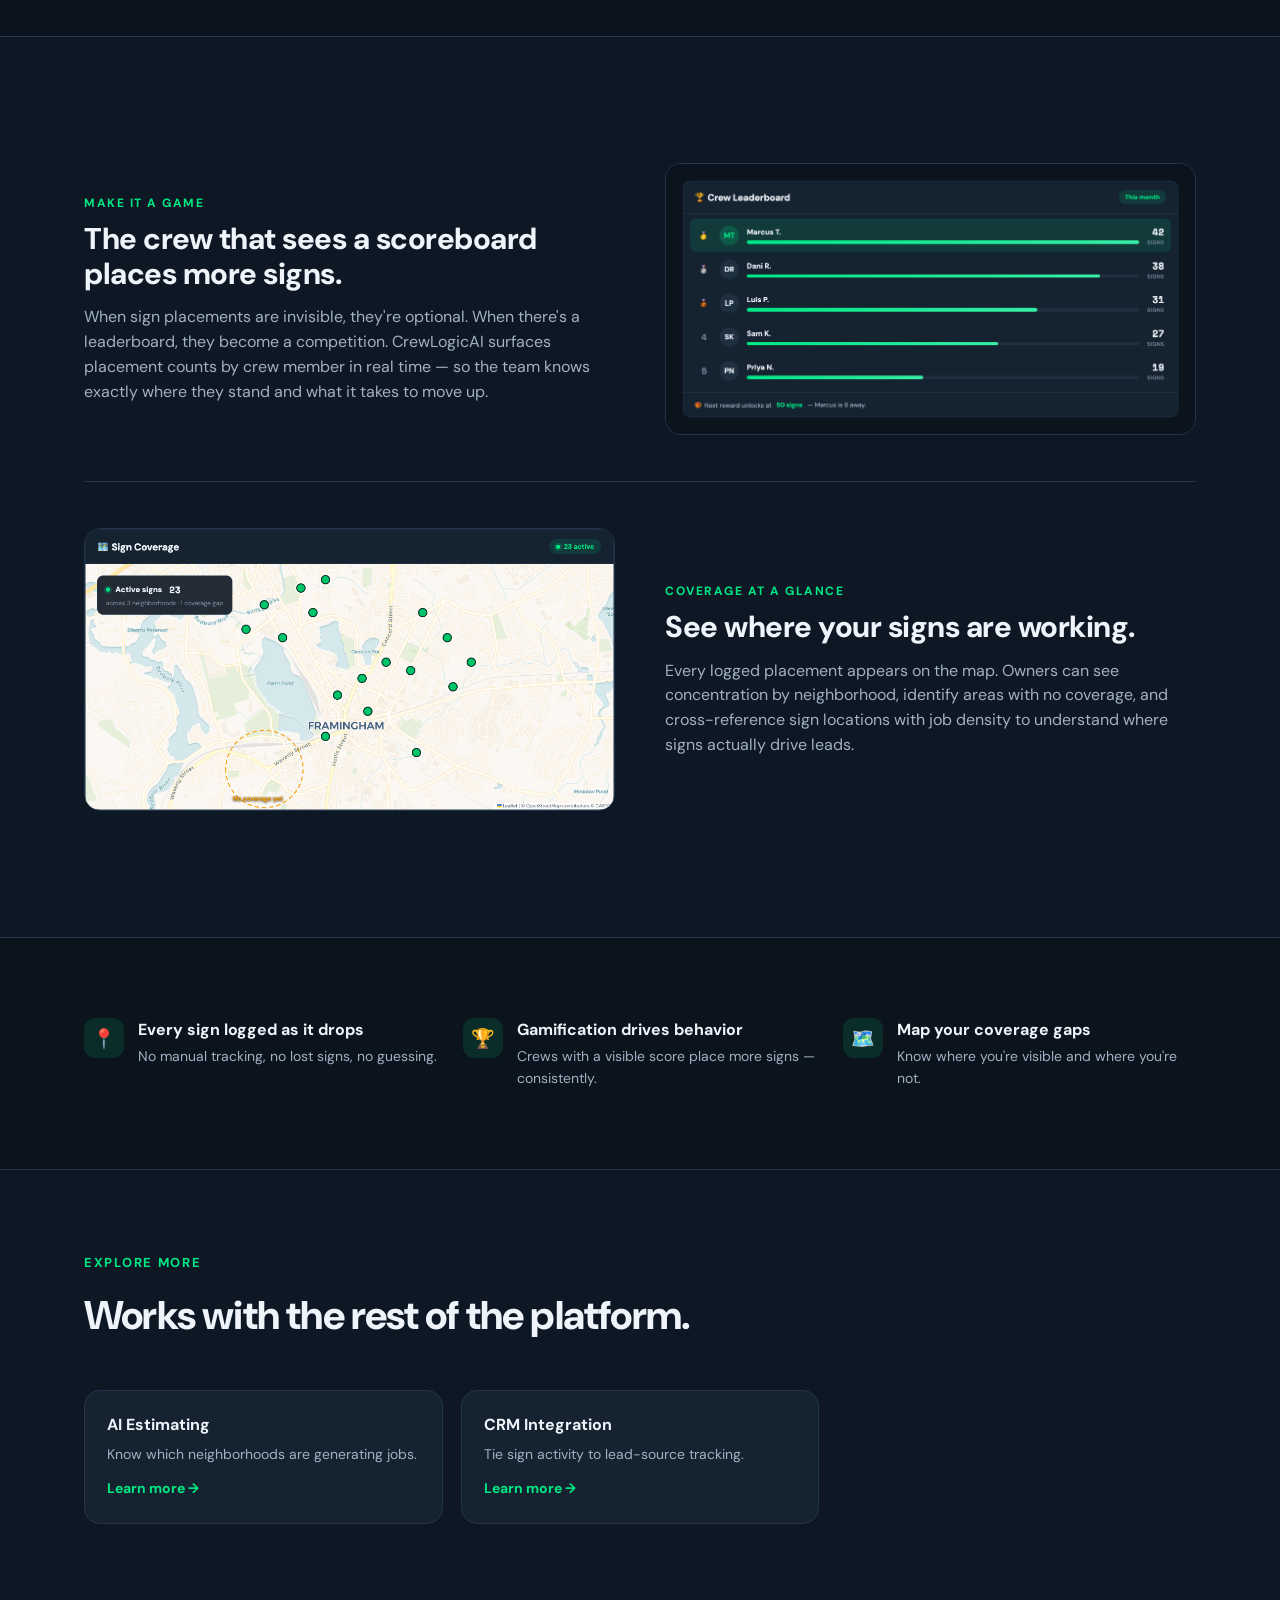
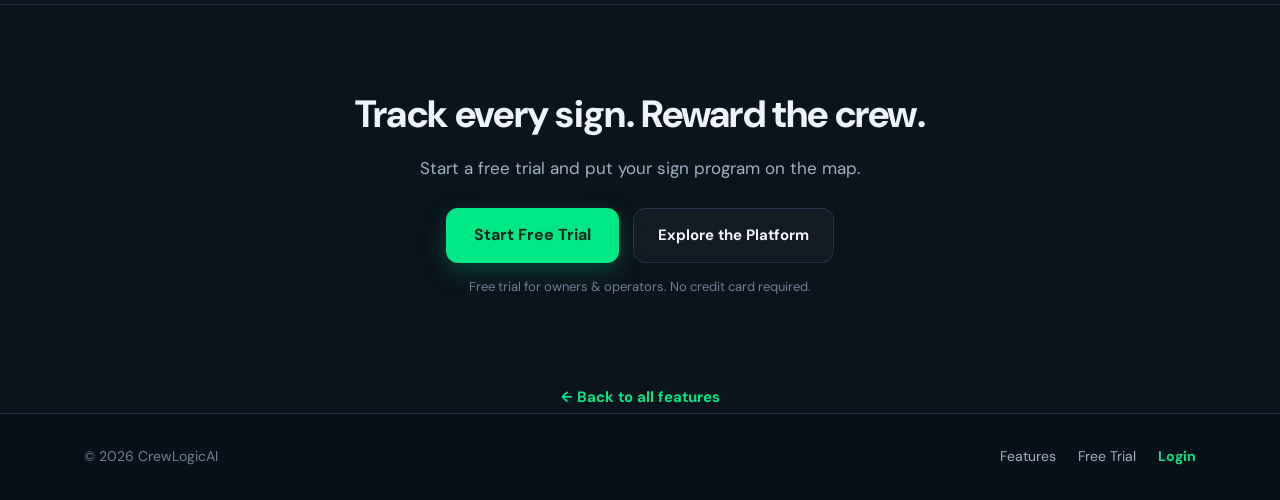
<file: marketing/features/yard-signs.html>
<!DOCTYPE html>
<html lang="en">
<head>
<meta charset="UTF-8">
<meta name="viewport" content="width=device-width, initial-scale=1.0">
<title>Yard Signs — CrewLogicAI</title>
<meta name="description" content="Log yard sign placements in the field, see them on a map, and run a crew leaderboard that makes sign drops a competition worth winning.">
<link rel="canonical" href="https://crewlogicai.com/features/yard-signs.html">
<meta property="og:type" content="website">
<meta property="og:title" content="Yard Signs — CrewLogicAI">
<meta property="og:description" content="Track every sign, map your coverage, and reward the crew that places them — sign drops turned into a game worth winning.">
<meta property="og:url" content="https://crewlogicai.com/features/yard-signs.html">
<link rel="preconnect" href="https://fonts.googleapis.com">
<link rel="preconnect" href="https://fonts.gstatic.com" crossorigin>
<link href="https://fonts.googleapis.com/css2?family=DM+Sans:wght@400;500;600;700;800&family=Space+Mono:wght@700&display=swap" rel="stylesheet">
<link href="features.css" rel="stylesheet">
</head>
<body>

<header>
  <div class="wrap nav">
    <a class="logo" href="/">CrewLogic<span class="ai-box">AI</span></a>
    <div class="nav-links">
      <div class="dropdown" id="featDropdown">
        <button class="btn btn-ghost" onclick="this.closest('.dropdown').classList.toggle('open')">Features ▾</button>
        <div class="dropdown-menu">
          <a href="/features/ai-estimating.html">🤖 AI Estimating</a>
          <a href="/features/cost-margin.html">💵 Cost &amp; Margin</a>
          <a href="/features/price-book.html">🏷️ Pricing &amp; Price Book</a>
          <a href="/features/proposals.html">📄 Proposals &amp; PDFs</a>
          <a href="/features/yard-signs.html" aria-current="page">🪧 Yard Signs</a>
          <a href="/features/crm-integration.html">🔗 CRM Integration</a>
        </div>
      </div>
      <a href="https://app.crewlogicai.com" class="btn btn-ghost">Login</a>
    </div>
  </div>
</header>

<div class="wrap">
  <nav class="crumb"><a class="back" href="/#features">← Back</a><span class="sep">·</span><a href="/">Home</a><span class="sep">/</span><a href="/#features">Features</a><span class="sep">/</span><b>Yard Signs</b></nav>
</div>

<!-- HERO -->
<section class="hero" style="padding:0;">
  <div class="wrap hero-grid">
    <div class="hero-copy">
      <span class="eyebrow pill">Yard Signs</span>
      <h1>Track every sign. <span class="accent">Reward the crew that places them.</span></h1>
      <p class="sub">Log yard sign placements in the field, see them on a map, and run a crew leaderboard that makes sign drops a competition worth winning.</p>
      <div class="cta-row">
        <a href="/#trial" class="btn btn-green">Start Free Trial</a>
        <a href="/#features" class="btn btn-outline">Explore the Platform</a>
      </div>
      <div class="reassure">Free trial for owners &amp; operators. No credit card required.</div>
    </div>
    <div class="how">
      <div class="lab">How it works</div>
      <div class="step"><div class="num">1</div><div><h4>Log the drop</h4><p>Tap to record a sign placement in the field, as it happens.</p></div></div>
      <div class="step"><div class="num">2</div><div><h4>See the map</h4><p>Every sign appears on your coverage map.</p></div></div>
      <div class="step"><div class="num">3</div><div><h4>Run the board</h4><p>A crew leaderboard turns placements into a friendly competition.</p></div></div>
    </div>
  </div>
</section>

<!-- FAB GRID -->
<section>
  <div class="wrap">
    <div class="head">
      <span class="eyebrow">What it does</span>
      <h2>Turn neighborhood marketing into a game your crew wants to win.</h2>
    </div>
    <div class="fab">
      <div class="card"><div class="ico">📍</div><h3>Field placement logging — tap to record a sign drop</h3><p class="adv">Accurate location data for every sign, logged as it happens.</p><div class="ben">You know where signs are, without a spreadsheet or crew check-ins.</div></div>
      <div class="card"><div class="ico">🗺️</div><h3>Map view of all active signs</h3><p class="adv">Visual coverage of your sign territory.</p><div class="ben">Spot coverage gaps and high-performing neighborhoods at a glance.</div></div>
      <div class="card"><div class="ico">🏆</div><h3>Crew leaderboard — placement counts per team member</h3><p class="adv">Turns sign drops into a friendly competition.</p><div class="ben">The crew places more signs because the scoreboard is visible.</div></div>
      <div class="card"><div class="ico">🔔</div><h3>Pickup reminders — age-based alerts</h3><p class="adv">Signs don't get forgotten in the field for months.</p><div class="ben">You recover your inventory and stay in good standing with ordinances.</div></div>
      <div class="card"><div class="ico">📊</div><h3>Placement history and reporting</h3><p class="adv">Track sign activity over time by crew member.</p><div class="ben">Know who's contributing to neighborhood marketing and who isn't.</div></div>
      <div class="card"><div class="ico">🎁</div><h3>Rewards integration — tie placements to crew incentives</h3><p class="adv">A formal reward mechanism beyond the leaderboard.</p><div class="ben">Drives consistent behavior, not just one-week spikes.</div></div>
    </div>
  </div>
</section>

<!-- DETAIL STRIPS -->
<section class="sec-2">
  <div class="wrap">
    <div class="strip">
      <div class="copy">
        <div class="lab">Make it a game</div>
        <h3>The crew that sees a scoreboard places more signs.</h3>
        <p>When sign placements are invisible, they're optional. When there's a leaderboard, they become a competition. CrewLogicAI surfaces placement counts by crew member in real time — so the team knows exactly where they stand and what it takes to move up.</p>
      </div>
      <figure class="shot"><img src="img/leaderboard.png" alt="Crew leaderboard view" loading="lazy" onerror="this.closest('.shot').classList.add('shot--empty')"><figcaption>[ Screenshot: Crew leaderboard ]</figcaption></figure>
    </div>
    <div class="strip">
      <div class="copy">
        <div class="lab">Coverage at a glance</div>
        <h3>See where your signs are working.</h3>
        <p>Every logged placement appears on the map. Owners can see concentration by neighborhood, identify areas with no coverage, and cross-reference sign locations with job density to understand where signs actually drive leads.</p>
      </div>
      <figure class="shot"><img src="img/sign-map.png" alt="Sign map view" loading="lazy" onerror="this.closest('.shot').classList.add('shot--empty')"><figcaption>[ Screenshot: Sign map view ]</figcaption></figure>
    </div>
  </div>
</section>

<!-- PROOF BAND -->
<section>
  <div class="wrap">
    <div class="trust">
      <div class="t"><div class="tk">📍</div><div><h4>Every sign logged as it drops</h4><p>No manual tracking, no lost signs, no guessing.</p></div></div>
      <div class="t"><div class="tk">🏆</div><div><h4>Gamification drives behavior</h4><p>Crews with a visible score place more signs — consistently.</p></div></div>
      <div class="t"><div class="tk">🗺️</div><div><h4>Map your coverage gaps</h4><p>Know where you're visible and where you're not.</p></div></div>
    </div>
  </div>
</section>

<!-- RELATED -->
<section class="sec-2">
  <div class="wrap">
    <div class="head"><span class="eyebrow">Explore more</span><h2>Works with the rest of the platform.</h2></div>
    <div class="related">
      <a href="/features/ai-estimating.html"><h3>AI Estimating</h3><p>Know which neighborhoods are generating jobs.</p><span class="go">Learn more →</span></a>
      <a href="/features/crm-integration.html"><h3>CRM Integration</h3><p>Tie sign activity to lead-source tracking.</p><span class="go">Learn more →</span></a>
    </div>
  </div>
</section>

<!-- TRIAL CTA -->
<section>
  <div class="wrap">
    <div class="cta-band">
      <h2>Track every sign. Reward the crew.</h2>
      <p>Start a free trial and put your sign program on the map.</p>
      <div class="cta-row">
        <a href="/#trial" class="btn btn-green">Start Free Trial</a>
        <a href="/#features" class="btn btn-outline">Explore the Platform</a>
      </div>
      <div class="reassure">Free trial for owners &amp; operators. No credit card required.</div>
    </div>
  </div>
</section>

<div class="wrap"><div class="backrow"><a href="/#features">← Back to all features</a></div></div>

<footer>
  <div class="wrap foot">
    <div>© <span id="yr"></span> CrewLogicAI</div>
    <div class="links">
      <a href="/#features">Features</a><a href="/#trial">Free Trial</a><a href="https://app.crewlogicai.com" class="login">Login</a>
    </div>
  </div>
</footer>

<script>
  document.getElementById('yr').textContent = new Date().getFullYear();
  document.addEventListener('click', function (e) {
    var dd = document.getElementById('featDropdown');
    if (dd && !dd.contains(e.target)) dd.classList.remove('open');
  });
</script>
</body>
</html>
</file>
<file: marketing/features/features.css>
/* features.css — shared styles for CrewLogicAI feature detail pages.
   Inherits the design system from ../index.html (tokens + base components copied here so each
   feature subpage stays self-contained, matching the no-build marketing site), plus the
   feature-page-specific components: Features dropdown, breadcrumb, FAB grid, detail strips,
   screenshot slots, related-features row. Do NOT introduce new color tokens. */

:root{
  --bg:#0b131d; --bg-2:#0e1825; --card:#152230; --tile:#1e2f40;
  --ink:#eef4fa; --body:#9fb1c2; --muted:#6e8194;
  --green:#00E785; --green-ink:#04261a; --green-soft:rgba(0,231,133,0.12);
  --border:#22354a; --radius:16px; --shadow:0 18px 44px rgba(0,0,0,0.4);
  --mono:'Space Mono',ui-monospace,monospace;
}
*{box-sizing:border-box;margin:0;padding:0;}
html{scroll-behavior:smooth;}
body{font-family:'DM Sans',system-ui,-apple-system,sans-serif;color:var(--body);background:var(--bg);line-height:1.55;-webkit-font-smoothing:antialiased;}
a{color:inherit;text-decoration:none;}
.wrap{max-width:1160px;margin:0 auto;padding:0 24px;}
.eyebrow{display:inline-block;font-size:13px;font-weight:700;letter-spacing:1.7px;text-transform:uppercase;color:var(--green);}

/* Buttons (from index.html) */
.btn{display:inline-flex;align-items:center;justify-content:center;gap:8px;font-family:inherit;font-weight:700;border:none;border-radius:12px;cursor:pointer;transition:transform .06s ease,filter .15s ease;font-size:15px;}
.btn:active{transform:scale(0.97);}
.btn-green{background:var(--green);color:var(--green-ink);padding:15px 28px;font-size:16px;box-shadow:0 8px 24px rgba(0,231,133,0.22);}
.btn-green:hover{filter:brightness(1.06);}
.btn-outline{background:rgba(255,255,255,0.03);color:var(--ink);border:1px solid var(--border);padding:14px 24px;}
.btn-outline:hover{border-color:var(--green);}
.btn-ghost{background:transparent;color:var(--ink);border:1px solid var(--border);padding:9px 20px;font-size:14px;}
.btn-ghost:hover{border-color:var(--green);}

/* Header + nav + Features dropdown */
header{position:sticky;top:0;z-index:50;background:rgba(11,19,29,0.74);backdrop-filter:blur(10px);border-bottom:1px solid var(--border);}
.nav{display:flex;align-items:center;justify-content:space-between;height:66px;}
.logo{display:flex;align-items:center;gap:9px;font-weight:800;font-size:19px;color:var(--ink);letter-spacing:-0.4px;}
.logo .ai-box{display:inline-flex;align-items:center;justify-content:center;background:var(--green);color:#000;font-weight:800;font-size:15px;line-height:1;letter-spacing:0.5px;border-radius:8px;padding:4px 8px;}
.nav-links{display:flex;align-items:center;gap:10px;}
.dropdown{position:relative;}
.dropdown > .btn-ghost{display:inline-flex;gap:6px;}
.dropdown-menu{position:absolute;top:calc(100% + 8px);right:0;min-width:236px;background:var(--card);border:1px solid var(--border);border-radius:14px;box-shadow:var(--shadow);padding:8px;flex-direction:column;gap:2px;z-index:60;opacity:0;visibility:hidden;transform:translateY(-6px);transition:opacity .14s ease,transform .14s ease,visibility .14s;}
.dropdown-menu a{display:flex;gap:9px;align-items:center;padding:10px 12px;border-radius:9px;color:var(--body);font-size:14px;font-weight:600;}
.dropdown-menu a:hover{background:var(--tile);color:var(--ink);}
.dropdown-menu a[aria-current="page"]{color:var(--green);background:var(--green-soft);}
.dropdown:hover .dropdown-menu,.dropdown.open .dropdown-menu{opacity:1;visibility:visible;transform:translateY(0);}

/* Breadcrumb + back link */
.crumb{font-size:13px;color:var(--muted);padding:16px 0 0;}
.crumb a:hover{color:var(--body);}
.crumb .sep{padding:0 8px;opacity:0.6;}
.crumb b{color:var(--body);font-weight:600;}
.crumb .back{color:var(--green);font-weight:700;}
.crumb .back:hover{color:var(--green);text-decoration:underline;}
/* Bottom back row — a clear exit at the end of a long page */
.backrow{text-align:center;padding:8px 0 4px;}
.backrow a{display:inline-flex;align-items:center;gap:8px;color:var(--green);font-weight:700;font-size:15px;}
.backrow a:hover{text-decoration:underline;}

/* Hero (split: copy + right panel) — from index.html */
.hero{position:relative;overflow:hidden;
  background:radial-gradient(700px 460px at 12% -10%,rgba(0,231,133,0.10),transparent 60%),
             radial-gradient(620px 520px at 92% 0%,rgba(40,90,160,0.16),transparent 55%),
             linear-gradient(180deg,var(--bg-2),var(--bg));
  border-bottom:1px solid var(--border);}
.hero::before{content:'';position:absolute;inset:0;background-image:radial-gradient(rgba(255,255,255,0.03) 1px,transparent 1px);background-size:26px 26px;mask-image:linear-gradient(180deg,#000,transparent 75%);}
.hero-grid{position:relative;z-index:1;display:grid;grid-template-columns:1.05fr 0.95fr;gap:54px;align-items:center;padding:64px 0 72px;}
.hero h1{font-size:clamp(34px,4.8vw,54px);font-weight:800;line-height:1.06;letter-spacing:-1.3px;margin:18px 0 0;color:var(--ink);}
.hero h1 .accent{color:var(--green);}
.hero .pill{border:1px solid rgba(0,231,133,0.32);background:var(--green-soft);border-radius:999px;padding:7px 16px;}
.hero p.sub{margin:20px 0 0;font-size:clamp(16px,2vw,19px);color:var(--body);max-width:48ch;}
.hero .cta-row{margin-top:30px;display:flex;gap:14px;flex-wrap:wrap;}
.hero .reassure{margin-top:16px;font-size:13px;color:var(--muted);}

/* How-it-works panel (hero right col) — from index.html */
.how{background:var(--card);border:1px solid var(--border);border-radius:18px;box-shadow:var(--shadow);padding:24px 26px 8px;}
.how .lab{font-size:12px;font-weight:700;letter-spacing:1.5px;text-transform:uppercase;color:var(--green);}
.how .step{display:flex;gap:15px;padding:16px 0;}
.how .step:not(:last-child){border-bottom:1px solid var(--border);}
.how .num{flex:0 0 auto;width:42px;height:42px;border-radius:12px;background:var(--green-soft);border:1px solid rgba(0,231,133,0.3);color:var(--green);display:flex;align-items:center;justify-content:center;font-family:var(--mono);font-size:18px;font-weight:700;}
.how h4{color:var(--ink);font-size:16px;font-weight:700;}
.how p{color:var(--body);font-size:14px;margin-top:3px;}

/* Sections / section headings — from index.html */
section{padding:80px 0;}
.sec-2{background:var(--bg-2);border-top:1px solid var(--border);border-bottom:1px solid var(--border);}
.head{max-width:680px;margin-bottom:44px;}
.head h2{font-size:clamp(27px,4vw,40px);font-weight:800;letter-spacing:-0.8px;color:var(--ink);margin-top:9px;}
.head p{margin-top:12px;color:var(--body);font-size:17px;}

/* FAB grid — Feature / Advantage / Benefit cards (3-up, built on .feat) */
.fab{display:grid;grid-template-columns:repeat(3,1fr);gap:18px;}
.fab .card{position:relative;display:flex;flex-direction:column;background:var(--card);border:1px solid var(--border);border-radius:var(--radius);padding:24px;transition:transform .15s ease,border-color .15s ease,box-shadow .15s ease;}
.fab .card::before{content:'';position:absolute;left:0;right:0;top:0;height:3px;border-radius:var(--radius) var(--radius) 0 0;background:linear-gradient(90deg,var(--green),transparent);opacity:0;transition:opacity .15s ease;}
.fab .card:hover{transform:translateY(-4px);border-color:#2f4a63;box-shadow:var(--shadow);}
.fab .card:hover::before{opacity:1;}
.fab .ico{width:50px;height:50px;border-radius:13px;display:flex;align-items:center;justify-content:center;font-size:24px;background:var(--tile);box-shadow:inset 0 0 0 1px rgba(0,231,133,0.22);margin-bottom:14px;}
.fab .card h3{font-size:17px;font-weight:700;color:var(--ink);line-height:1.25;}
.fab .card .adv{margin-top:9px;color:var(--body);font-size:14.5px;}
.fab .card .ben{margin-top:16px;padding-top:14px;border-top:1px solid var(--border);color:var(--green);font-size:13.5px;font-weight:600;line-height:1.45;}

/* Alternating detail strips */
.strip{display:grid;grid-template-columns:1fr 1fr;gap:50px;align-items:center;padding:46px 0;}
.strip:not(:last-child){border-bottom:1px solid var(--border);}
.strip .lab{font-size:12px;font-weight:700;letter-spacing:1.5px;text-transform:uppercase;color:var(--green);}
.strip h3{font-size:clamp(22px,2.8vw,30px);font-weight:800;letter-spacing:-0.5px;color:var(--ink);margin-top:10px;line-height:1.15;}
.strip p{margin-top:14px;color:var(--body);font-size:16px;max-width:52ch;}
.strip:nth-child(even) .copy{order:2;}
.strip:nth-child(even) .shot{order:1;}

/* Screenshot slot — real <img>, degrades to a styled placeholder until the file exists */
.shot{border-radius:var(--radius);overflow:hidden;border:1px solid var(--border);background:var(--tile);}
.shot img{display:block;width:100%;height:auto;}
.shot figcaption{display:none;}
.shot--empty{border-style:dashed;min-height:260px;display:flex;align-items:center;justify-content:center;}
.shot--empty img{display:none;}
.shot--empty figcaption{display:block;color:var(--muted);font-family:var(--mono);font-size:13px;text-align:center;padding:0 18px;}

/* Proof band — reuse the index.html trust styles */
.trust{display:grid;grid-template-columns:repeat(3,1fr);gap:26px;}
.trust .t{display:flex;gap:14px;align-items:flex-start;}
.trust .t .tk{flex:0 0 auto;width:40px;height:40px;border-radius:11px;background:var(--green-soft);display:flex;align-items:center;justify-content:center;font-size:19px;}
.trust .t h4{color:var(--ink);font-size:16px;font-weight:700;}
.trust .t p{color:var(--body);font-size:14px;margin-top:3px;}

/* Related features — 3-up cards with an arrow link */
.related{display:grid;grid-template-columns:repeat(3,1fr);gap:18px;}
.related a{display:block;background:var(--card);border:1px solid var(--border);border-radius:var(--radius);padding:22px;transition:transform .15s ease,border-color .15s ease,box-shadow .15s ease;}
.related a:hover{transform:translateY(-4px);border-color:#2f4a63;box-shadow:var(--shadow);}
.related h3{color:var(--ink);font-size:16px;font-weight:700;}
.related p{color:var(--body);font-size:14px;margin-top:6px;}
.related .go{display:inline-block;margin-top:12px;color:var(--green);font-weight:700;font-size:14px;}

/* Trial CTA band */
.cta-band{text-align:center;max-width:640px;margin:0 auto;}
.cta-band h2{font-size:clamp(26px,3.6vw,38px);font-weight:800;letter-spacing:-0.7px;color:var(--ink);}
.cta-band p{margin-top:12px;color:var(--body);font-size:17px;}
.cta-band .cta-row{margin-top:26px;display:flex;gap:14px;justify-content:center;flex-wrap:wrap;}
.cta-band .reassure{margin-top:14px;font-size:13px;color:var(--muted);}

/* Footer — from index.html */
footer{background:#08101a;color:var(--muted);padding:32px 0;border-top:1px solid var(--border);}
.foot{display:flex;align-items:center;justify-content:space-between;gap:18px;flex-wrap:wrap;font-size:14px;}
.foot a{color:var(--body);} .foot a:hover{color:var(--ink);}
.foot .links{display:flex;gap:22px;flex-wrap:wrap;}
.foot .login{color:var(--green);font-weight:700;}

@media(max-width:920px){
  .hero-grid{grid-template-columns:1fr;gap:34px;padding:48px 0 56px;}
  .fab{grid-template-columns:repeat(2,1fr);}
  .strip{grid-template-columns:1fr;gap:26px;padding:38px 0;}
  .strip:nth-child(even) .copy,.strip:nth-child(even) .shot{order:initial;}
  .trust{grid-template-columns:1fr;gap:20px;}
  .related{grid-template-columns:1fr;}
}
@media(max-width:560px){
  section{padding:54px 0;}
  .fab{grid-template-columns:1fr;}
  .nav-links .dropdown > .btn-ghost{padding:9px 14px;}
}
</file>
